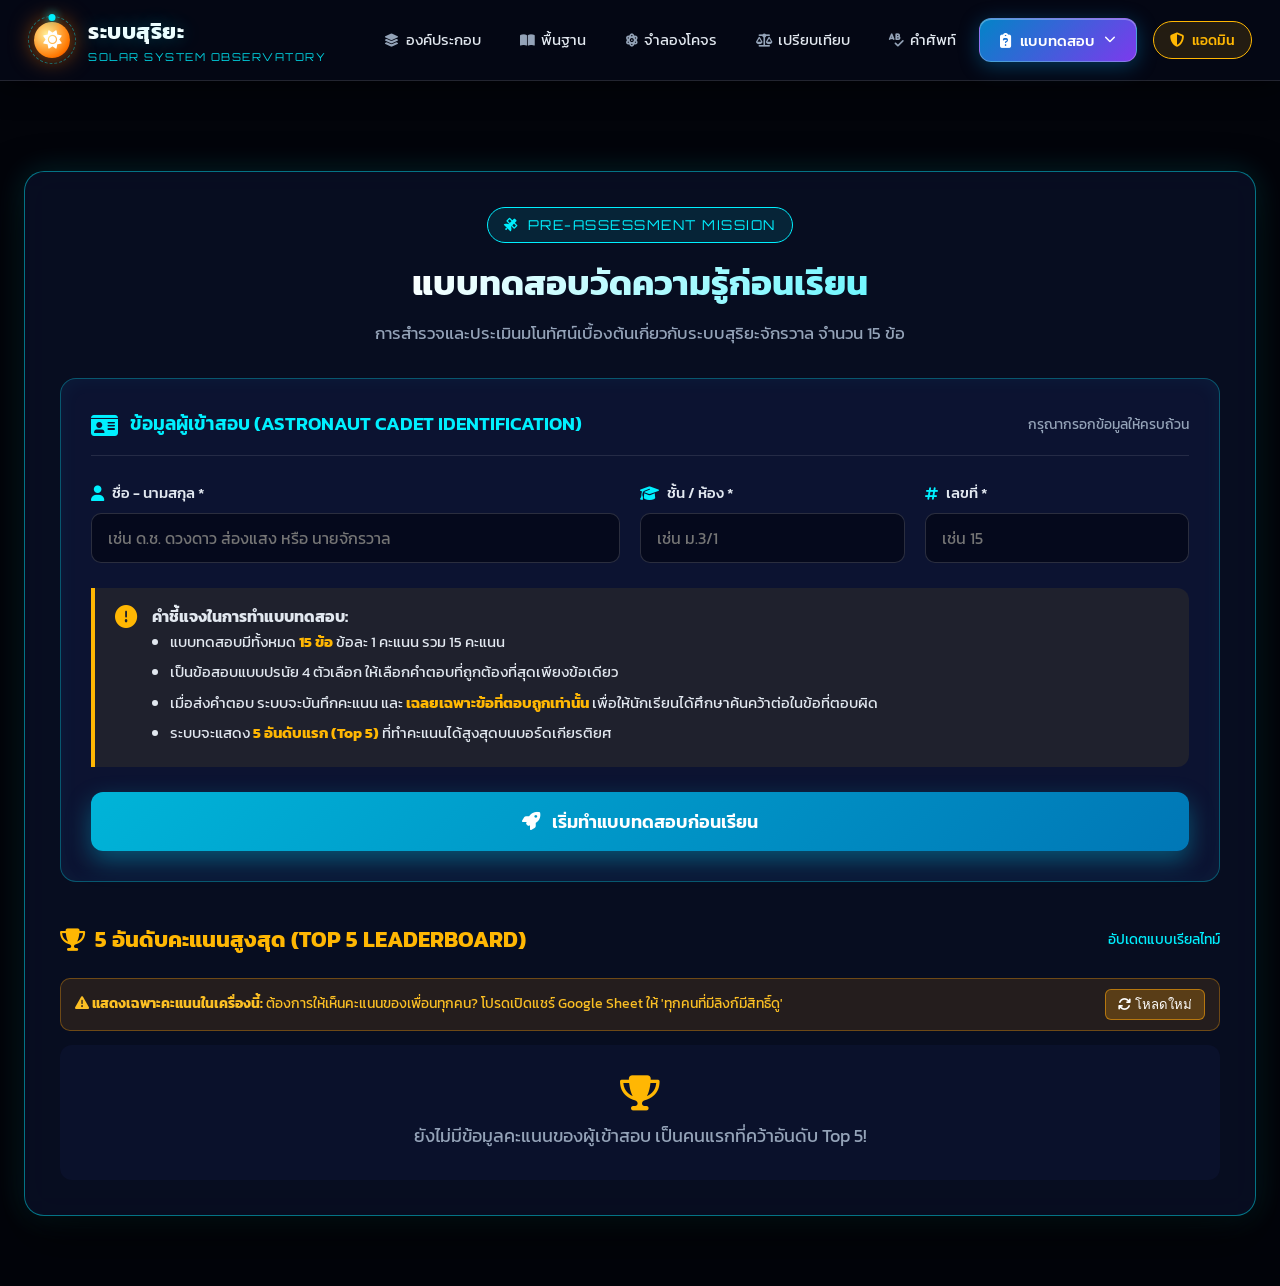
<file: 1.html>
﻿<!DOCTYPE html>
<html lang="th">
<head>
  <meta charset="UTF-8">
  <meta name="viewport" content="width=device-width, initial-scale=1.0, viewport-fit=cover">
  <title>แบบทดสอบก่อนเรียน - ห้องเรียนระบบสุริยะ</title>
  <!-- Google Fonts: Kanit & Orbitron -->
  <link rel="preconnect" href="https://fonts.googleapis.com">
  <link rel="preconnect" href="https://fonts.gstatic.com" crossorigin>
  <link href="https://fonts.googleapis.com/css2?family=Kanit:ital,wght@0,200;0,300;0,400;0,500;0,600;0,700;1,300;1,400&family=Orbitron:wght@500;700;900&display=swap" rel="stylesheet">
  <!-- Font Awesome Icons -->
  <link rel="stylesheet" href="https://cdnjs.cloudflare.com/ajax/libs/font-awesome/6.5.1/css/all.min.css">
  <!-- Custom Stylesheet -->
  <link rel="stylesheet" href="style.css?v=20">
  <style>
    /* สไตล์เฉพาะสำหรับหน้าแบบทดสอบก่อนเรียน (1.html) */
    .quiz-page-container {
      width: 100%;
      max-width: 100%;
      margin: 90px auto 40px;
      padding: 0 24px;
      position: relative;
      z-index: 10;
      box-sizing: border-box;
    }

    .glass-panel {
      background: rgba(10, 16, 40, 0.75);
      backdrop-filter: blur(16px);
      -webkit-backdrop-filter: blur(16px);
      border: 1px solid var(--glass-border-cyan);
      border-radius: 20px;
      padding: 35px;
      box-shadow: 0 20px 50px rgba(0, 0, 0, 0.6), 0 0 30px rgba(0, 240, 255, 0.15);
      margin-bottom: 30px;
      transition: all 0.3s ease;
      min-height: calc(100vh - 150px);
      width: 100%;
      box-sizing: border-box;
    }

    /* Header ของแบบทดสอบ */
    .quiz-hero-header {
      text-align: center;
      margin-bottom: 30px;
    }

    .quiz-tag {
      display: inline-flex;
      align-items: center;
      gap: 8px;
      padding: 6px 16px;
      background: rgba(0, 240, 255, 0.1);
      border: 1px solid var(--neon-cyan);
      border-radius: 50px;
      color: var(--neon-cyan);
      font-size: 0.85rem;
      font-family: var(--font-hud);
      letter-spacing: 1.5px;
      text-transform: uppercase;
      margin-bottom: 12px;
    }

    .quiz-main-title {
      font-size: 2.2rem;
      font-weight: 700;
      background: linear-gradient(135deg, #ffffff 30%, var(--neon-cyan) 100%);
      -webkit-background-clip: text;
      -webkit-text-fill-color: transparent;
      margin-bottom: 10px;
    }

    .quiz-sub-desc {
      color: var(--text-muted);
      font-size: 1.05rem;
      max-width: 900px;
      margin: 0 auto;
    }

    /* ฟอร์มลงทะเบียนข้อมูลผู้ใช้ */
    .user-register-card {
      background: rgba(14, 22, 54, 0.85);
      border: 1px solid rgba(0, 240, 255, 0.3);
      border-radius: 16px;
      padding: 30px;
      margin: 25px 0;
      box-shadow: inset 0 0 20px rgba(0, 240, 255, 0.05);
      width: 100%;
      box-sizing: border-box;
    }

    .id-badge-header {
      display: flex;
      align-items: center;
      justify-content: space-between;
      border-bottom: 1px solid rgba(255, 255, 255, 0.1);
      padding-bottom: 15px;
      margin-bottom: 25px;
    }

    .id-badge-title {
      display: flex;
      align-items: center;
      gap: 12px;
      font-size: 1.2rem;
      font-weight: 600;
      color: var(--neon-cyan);
    }

    .id-badge-title i {
      font-size: 1.5rem;
    }

    .form-grid {
      display: grid;
      grid-template-columns: 2fr 1fr 1fr;
      gap: 20px;
    }

    @media (max-width: 768px) {
      .form-grid {
        grid-template-columns: 1fr;
      }
    }

    .form-group {
      display: flex;
      flex-direction: column;
      gap: 8px;
    }

    .form-group label {
      font-size: 0.95rem;
      font-weight: 500;
      color: var(--text-bright);
      display: flex;
      align-items: center;
      gap: 8px;
    }

    .form-group label i {
      color: var(--neon-cyan);
    }

    .form-control {
      background: rgba(4, 8, 24, 0.8);
      border: 1px solid rgba(255, 255, 255, 0.15);
      border-radius: 10px;
      padding: 12px 16px;
      color: #fff;
      font-family: var(--font-main);
      font-size: 1rem;
      outline: none;
      transition: all 0.25s ease;
    }

    .form-control:focus {
      border-color: var(--neon-cyan);
      box-shadow: 0 0 15px rgba(0, 240, 255, 0.35);
      background: rgba(6, 12, 35, 0.95);
    }

    /* คำชี้แจงกฎกติกา */
    .rules-box {
      background: rgba(255, 183, 3, 0.08);
      border-left: 4px solid var(--neon-gold);
      padding: 16px 20px;
      border-radius: 0 12px 12px 0;
      margin: 25px 0;
      display: flex;
      gap: 15px;
      align-items: flex-start;
    }

    .rules-box i {
      color: var(--neon-gold);
      font-size: 1.4rem;
      margin-top: 2px;
    }

    .rules-box ul {
      margin: 0;
      padding-left: 18px;
      color: var(--text-bright);
      font-size: 0.95rem;
    }

    .rules-box li {
      margin-bottom: 6px;
    }

    .rules-box li strong {
      color: var(--neon-gold);
    }

    /* ปุ่ม Action */
    .btn-cosmic-primary {
      display: inline-flex;
      align-items: center;
      justify-content: center;
      gap: 12px;
      width: 100%;
      padding: 16px 30px;
      background: linear-gradient(135deg, #00b4d8 0%, #0077b6 100%);
      color: #fff;
      border: none;
      border-radius: 12px;
      font-family: var(--font-main);
      font-size: 1.15rem;
      font-weight: 600;
      cursor: pointer;
      box-shadow: 0 10px 25px rgba(0, 180, 216, 0.4);
      transition: all 0.3s ease;
      text-decoration: none;
    }

    .btn-cosmic-primary:hover {
      background: linear-gradient(135deg, #00f0ff 0%, #0096c7 100%);
      transform: translateY(-2px);
      box-shadow: 0 15px 35px rgba(0, 240, 255, 0.5);
      color: #02040a;
    }

    /* กล่องข้อสอบ */
    .quiz-progress-hud {
      display: flex;
      justify-content: space-between;
      align-items: center;
      background: rgba(5, 9, 28, 0.8);
      border: 1px solid var(--glass-border);
      border-radius: 12px;
      padding: 14px 20px;
      margin-bottom: 25px;
    }

    .hud-student-info {
      display: flex;
      align-items: center;
      gap: 10px;
      font-size: 0.95rem;
      color: var(--text-bright);
    }

    .hud-student-badge {
      background: rgba(0, 240, 255, 0.15);
      color: var(--neon-cyan);
      padding: 4px 10px;
      border-radius: 6px;
      font-weight: 600;
      font-family: var(--font-hud);
      font-size: 0.85rem;
    }

    .hud-progress-info {
      font-family: var(--font-hud);
      color: var(--neon-gold);
      font-weight: 600;
    }

    .question-card {
      background: rgba(14, 22, 54, 0.85);
      border: 1px solid rgba(255, 255, 255, 0.08);
      border-radius: 16px;
      padding: 24px;
      margin-bottom: 24px;
      transition: all 0.25s ease;
      position: relative;
      overflow: hidden;
    }

    .question-card.answered {
      border-color: rgba(0, 240, 255, 0.4);
      box-shadow: 0 0 15px rgba(0, 240, 255, 0.1);
    }

    .question-card::before {
      content: '';
      position: absolute;
      left: 0;
      top: 0;
      bottom: 0;
      width: 4px;
      background: rgba(255, 255, 255, 0.1);
      transition: all 0.25s ease;
    }

    .question-card.answered::before {
      background: var(--neon-cyan);
      box-shadow: 0 0 10px var(--neon-cyan);
    }

    .q-number-title {
      font-size: 1.15rem;
      font-weight: 600;
      color: #fff;
      margin-bottom: 18px;
      line-height: 1.5;
      display: flex;
      gap: 12px;
    }

    .q-index-badge {
      background: rgba(0, 240, 255, 0.15);
      border: 1px solid var(--neon-cyan);
      color: var(--neon-cyan);
      font-family: var(--font-hud);
      font-size: 0.85rem;
      padding: 2px 10px;
      border-radius: 6px;
      height: fit-content;
      white-space: nowrap;
    }

    .options-grid {
      display: grid;
      grid-template-columns: 1fr;
      gap: 12px;
    }

    .option-label {
      display: flex;
      align-items: center;
      gap: 14px;
      background: rgba(4, 8, 24, 0.6);
      border: 1px solid rgba(255, 255, 255, 0.1);
      border-radius: 12px;
      padding: 14px 18px;
      cursor: pointer;
      transition: all 0.2s ease;
      -webkit-touch-callout: none;
      touch-action: manipulation;
      -webkit-tap-highlight-color: rgba(0, 240, 255, 0.2);
      position: relative;
    }

    /* ป้องกัน iOS WebKit บั๊กล็อคการกด Label ที่มี user-select: none */
    @supports (-webkit-touch-callout: none) {
      .option-label {
        -webkit-user-select: auto !important;
      }
    }

    .option-label:hover {
      background: rgba(0, 240, 255, 0.08);
      border-color: rgba(0, 240, 255, 0.4);
      transform: translateX(4px);
    }

    .option-label:active {
      transform: scale(0.98);
      background: rgba(0, 240, 255, 0.18);
    }

    .option-label input[type="radio"] {
      appearance: none;
      -webkit-appearance: none;
      width: 24px;
      height: 24px;
      border: 2px solid rgba(255, 255, 255, 0.35);
      border-radius: 50%;
      outline: none;
      cursor: pointer;
      position: relative;
      transition: all 0.2s ease;
      flex-shrink: 0;
      background-color: rgba(4, 8, 24, 0.85);
      -webkit-tap-highlight-color: transparent;
    }

    .option-label input[type="radio"]:checked,
    .option-label.selected input[type="radio"] {
      border-color: var(--neon-cyan) !important;
      background-color: var(--neon-cyan) !important;
      box-shadow: inset 0 0 0 5px #040818, 0 0 14px var(--neon-cyan) !important;
    }

    .option-label.selected {
      background: rgba(0, 240, 255, 0.18) !important;
      border-color: var(--neon-cyan) !important;
      box-shadow: 0 0 16px rgba(0, 240, 255, 0.3) !important;
    }

    .option-text {
      color: var(--text-bright);
      font-size: 0.98rem;
      pointer-events: none;
      user-select: none;
      -webkit-user-select: none;
    }

    /* ผลลัพธ์คะแนน (Result Screen) */
    .score-banner-card {
      text-align: center;
      background: radial-gradient(circle at center, rgba(0, 240, 255, 0.15) 0%, rgba(10, 16, 40, 0.8) 70%);
      border: 1px solid var(--neon-cyan);
      border-radius: 20px;
      padding: 40px 20px;
      margin-bottom: 30px;
      box-shadow: 0 0 40px rgba(0, 240, 255, 0.2);
    }

    .score-circle {
      width: 150px;
      height: 150px;
      border-radius: 50%;
      border: 4px solid var(--neon-cyan);
      box-shadow: 0 0 30px rgba(0, 240, 255, 0.5), inset 0 0 20px rgba(0, 240, 255, 0.3);
      display: flex;
      flex-direction: column;
      align-items: center;
      justify-content: center;
      margin: 0 auto 20px;
      background: rgba(2, 4, 10, 0.6);
    }

    .score-number {
      font-family: var(--font-hud);
      font-size: 3.2rem;
      font-weight: 900;
      color: #fff;
      line-height: 1;
      text-shadow: 0 0 15px var(--neon-cyan);
    }

    .score-total {
      font-family: var(--font-hud);
      font-size: 1rem;
      color: var(--neon-cyan);
    }

    .student-result-details {
      display: flex;
      justify-content: center;
      gap: 20px;
      margin: 15px 0;
      flex-wrap: wrap;
    }

    .student-result-pill {
      background: rgba(255, 255, 255, 0.08);
      padding: 6px 16px;
      border-radius: 20px;
      font-size: 0.95rem;
      color: var(--text-bright);
    }

    /* การ์ดเฉลยแบบมีเงื่อนไข (Conditional Feedback Cards) */
    .feedback-card {
      border-radius: 14px;
      padding: 20px;
      margin-bottom: 20px;
      border: 1px solid transparent;
      transition: all 0.2s ease;
    }

    /* ข้อที่ตอบถูกต้อง */
    .feedback-card.correct {
      background: rgba(16, 185, 129, 0.08);
      border-color: rgba(16, 185, 129, 0.4);
      box-shadow: 0 5px 20px rgba(16, 185, 129, 0.1);
    }

    .feedback-header-correct {
      display: flex;
      align-items: center;
      gap: 10px;
      color: #34d399;
      font-weight: 600;
      font-size: 1.05rem;
      margin-bottom: 12px;
    }

    .feedback-explanation {
      background: rgba(4, 8, 24, 0.6);
      border-left: 3px solid #34d399;
      padding: 12px 16px;
      border-radius: 0 8px 8px 0;
      margin-top: 10px;
      font-size: 0.95rem;
      color: var(--text-bright);
    }

    .feedback-explanation strong {
      color: #34d399;
    }

    /* ข้อที่ตอบผิด: ซ่อนเฉลยตามที่สั่ง */
    .feedback-card.incorrect {
      background: rgba(239, 68, 68, 0.06);
      border-color: rgba(239, 68, 68, 0.3);
    }

    .feedback-header-incorrect {
      display: flex;
      align-items: center;
      gap: 10px;
      color: #f87171;
      font-weight: 600;
      font-size: 1.05rem;
      margin-bottom: 10px;
    }

    .hidden-answer-notice {
      background: rgba(4, 8, 24, 0.6);
      border-left: 3px solid #f87171;
      padding: 12px 16px;
      border-radius: 0 8px 8px 0;
      margin-top: 10px;
      font-size: 0.9rem;
      color: var(--text-muted);
      display: flex;
      align-items: center;
      gap: 8px;
    }

    /* ตาราง Top 5 Leaderboard */
    .leaderboard-section {
      margin-top: 40px;
    }

    .leaderboard-title {
      display: flex;
      align-items: center;
      justify-content: space-between;
      margin-bottom: 20px;
    }

    .leaderboard-title h3 {
      font-size: 1.4rem;
      font-weight: 700;
      color: var(--neon-gold);
      display: flex;
      align-items: center;
      gap: 10px;
    }

    .top5-table {
      width: 100%;
      border-collapse: separate;
      border-spacing: 0 8px;
    }

    .top5-table th {
      padding: 12px 18px;
      text-align: left;
      font-family: var(--font-hud);
      font-size: 1.05rem;
      color: var(--text-muted);
      letter-spacing: 1px;
      text-transform: uppercase;
      border-bottom: 1px solid rgba(255, 255, 255, 0.1);
    }

    .top5-row {
      background: rgba(14, 22, 54, 0.7);
      border: 1px solid rgba(255, 255, 255, 0.08);
      border-radius: 12px;
      transition: all 0.2s ease;
    }

    .top5-row:hover {
      background: rgba(20, 32, 75, 0.9);
      transform: translateY(-2px);
      box-shadow: 0 5px 15px rgba(0, 0, 0, 0.3);
    }

    .top5-row td {
      padding: 16px 18px;
      color: var(--text-bright);
      font-size: 1.15rem;
    }

    .top5-row td:first-child {
      border-top-left-radius: 12px;
      border-bottom-left-radius: 12px;
    }

    .top5-row td:last-child {
      border-top-right-radius: 12px;
      border-bottom-right-radius: 12px;
    }

    .rank-badge {
      display: inline-flex;
      align-items: center;
      justify-content: center;
      width: 38px;
      height: 38px;
      border-radius: 50%;
      font-family: var(--font-hud);
      font-weight: 700;
      font-size: 1.15rem;
    }

    .rank-1 { background: linear-gradient(135deg, #ffd700, #b8860b); color: #000; box-shadow: 0 0 12px rgba(255, 215, 0, 0.6); }
    .rank-2 { background: linear-gradient(135deg, #e0e0e0, #9e9e9e); color: #000; box-shadow: 0 0 10px rgba(224, 224, 224, 0.5); }
    .rank-3 { background: linear-gradient(135deg, #cd7f32, #8b4513); color: #fff; box-shadow: 0 0 10px rgba(205, 127, 50, 0.5); }
    .rank-other { background: rgba(255, 255, 255, 0.1); color: var(--text-muted); }

    .score-badge-pill {
      font-family: var(--font-hud);
      font-weight: 700;
      font-size: 1.1rem;
      color: var(--neon-cyan);
      background: rgba(0, 240, 255, 0.1);
      padding: 6px 16px;
      border-radius: 20px;
      border: 1px solid rgba(0, 240, 255, 0.3);
      display: inline-block;
      white-space: nowrap;
    }

    /* แผงควบคุมแอดมิน (Admin Portal Modal) */
    .admin-modal-overlay {
      position: fixed;
      top: 0;
      left: 0;
      width: 100vw;
      height: 100vh;
      background: rgba(2, 4, 10, 0.85);
      backdrop-filter: blur(12px);
      z-index: 1000;
      display: flex;
      align-items: center;
      justify-content: center;
      padding: 20px;
      opacity: 0;
      visibility: hidden;
      transition: all 0.3s ease;
    }

    .admin-modal-overlay.active {
      opacity: 1;
      visibility: visible;
    }

    .admin-modal-box {
      background: #0a112c;
      border: 1px solid var(--neon-cyan);
      border-radius: 20px;
      width: 100%;
      max-width: 950px;
      max-height: 90vh;
      display: flex;
      flex-direction: column;
      box-shadow: 0 20px 60px rgba(0, 0, 0, 0.8), 0 0 40px rgba(0, 240, 255, 0.25);
      overflow: hidden;
    }

    .admin-modal-header {
      padding: 20px 25px;
      border-bottom: 1px solid rgba(255, 255, 255, 0.1);
      display: flex;
      justify-content: space-between;
      align-items: center;
      background: rgba(14, 24, 60, 0.8);
    }

    .admin-modal-header h3 {
      font-size: 1.3rem;
      color: var(--neon-cyan);
      display: flex;
      align-items: center;
      gap: 10px;
    }

    .admin-modal-close {
      background: none;
      border: none;
      color: var(--text-muted);
      font-size: 1.5rem;
      cursor: pointer;
      transition: color 0.2s;
    }

    .admin-modal-close:hover {
      color: var(--neon-mars);
    }

    .admin-modal-body {
      padding: 25px;
      overflow-y: auto;
      flex: 1;
    }

    /* หน้าต่าง Login ของ Admin */
    .admin-login-box {
      max-width: 400px;
      margin: 40px auto;
      text-align: center;
    }

    .admin-login-box i.lock-icon {
      font-size: 3rem;
      color: var(--neon-gold);
      margin-bottom: 20px;
    }

    /* แดชบอร์ดข้อมูลคะแนนทั้งหมดสำหรับ Admin */
    .admin-stats-row {
      display: grid;
      grid-template-columns: repeat(auto-fit, minmax(180px, 1fr));
      gap: 15px;
      margin-bottom: 25px;
    }

    .stat-mini-card {
      background: rgba(16, 26, 65, 0.7);
      border: 1px solid rgba(255, 255, 255, 0.08);
      border-radius: 12px;
      padding: 16px;
      text-align: center;
    }

    .stat-mini-card .val {
      font-family: var(--font-hud);
      font-size: 1.8rem;
      font-weight: 700;
      color: var(--neon-cyan);
      margin-top: 5px;
    }

    .stat-mini-card .label {
      font-size: 0.85rem;
      color: var(--text-muted);
    }

    .admin-controls-bar {
      display: flex;
      justify-content: space-between;
      align-items: center;
      gap: 15px;
      margin-bottom: 20px;
      flex-wrap: wrap;
    }

    .admin-search-input {
      background: rgba(4, 8, 24, 0.8);
      border: 1px solid rgba(255, 255, 255, 0.15);
      border-radius: 8px;
      padding: 10px 14px;
      color: #fff;
      font-family: var(--font-main);
      width: 250px;
      outline: none;
    }

    .admin-search-input:focus {
      border-color: var(--neon-cyan);
    }

    .btn-admin-action {
      display: inline-flex;
      align-items: center;
      gap: 8px;
      padding: 9px 16px;
      border-radius: 8px;
      border: none;
      cursor: pointer;
      font-family: var(--font-main);
      font-size: 0.9rem;
      font-weight: 500;
      transition: all 0.2s;
    }

    .btn-export-csv {
      background: #10b981;
      color: #fff;
    }

    .btn-export-csv:hover {
      background: #059669;
    }

    .btn-danger-clear {
      background: rgba(239, 68, 68, 0.2);
      border: 1px solid #ef4444;
      color: #fca5a5;
    }

    .btn-danger-clear:hover {
      background: #ef4444;
      color: #fff;
    }

    .admin-table {
      width: 100%;
      border-collapse: collapse;
    }

    .admin-table th, .admin-table td {
      padding: 12px 14px;
      border-bottom: 1px solid rgba(255, 255, 255, 0.08);
      font-size: 0.92rem;
      text-align: left;
    }

    .admin-table th {
      background: rgba(14, 24, 60, 0.9);
      color: var(--neon-cyan);
      font-family: var(--font-hud);
      font-size: 0.82rem;
    }

    .admin-nav-btn {
      display: inline-flex;
      align-items: center;
      gap: 8px;
      background: rgba(255, 183, 3, 0.12);
      border: 1px solid var(--neon-gold);
      color: var(--neon-gold);
      padding: 7px 16px;
      border-radius: 30px;
      font-size: 0.9rem;
      cursor: pointer;
      font-family: var(--font-main);
      transition: all 0.2s ease;
      margin-left: 10px;
    }

    .admin-nav-btn:hover {
      background: var(--neon-gold);
      color: #02040a;
      box-shadow: 0 0 15px rgba(255, 183, 3, 0.4);
    }

    /* Mobile & Tablet Responsiveness for 1.html */
    @media (max-width: 768px) {
      .quiz-page-container {
        padding: 0 max(12px, env(safe-area-inset-left, 0px)) calc(30px + env(safe-area-inset-bottom, 0px)) max(12px, env(safe-area-inset-right, 0px));
        margin-top: calc(75px + env(safe-area-inset-top, 0px));
        width: 100%;
        max-width: 100%;
        box-sizing: border-box;
      }
      .glass-panel {
        padding: 20px 12px;
        border-radius: 18px;
        margin-bottom: 20px;
        min-height: auto;
      }
      .quiz-main-title {
        font-size: clamp(1.5rem, 5vw, 2rem);
      }
      .user-register-card {
        padding: 18px 12px;
      }
      .quiz-progress-hud {
        padding: 12px 14px;
        flex-wrap: wrap;
        gap: 10px;
        position: sticky;
        top: calc(env(safe-area-inset-top, 0px) + 54px);
        z-index: 50;
        backdrop-filter: blur(16px);
        -webkit-backdrop-filter: blur(16px);
        background: rgba(5, 9, 28, 0.94);
        box-shadow: 0 4px 20px rgba(0, 0, 0, 0.5);
      }
      .question-card {
        padding: 16px 12px;
      }
      .option-label {
        padding: 12px 14px;
      }
      .score-banner-card {
        padding: 28px 14px;
      }
      .score-circle {
        width: 120px;
        height: 120px;
      }
      .score-number {
        font-size: 2.5rem;
      }
      .admin-modal-box {
        padding: 16px 10px;
        max-width: 96vw;
        max-height: 90vh;
      }
      .form-control, .admin-search-input {
        font-size: 16px !important;
        min-height: 44px;
      }
      .btn-cosmic-primary {
        min-height: 48px;
        touch-action: manipulation;
      }
      .leaderboard-table-responsive {
        width: 100%;
        overflow-x: auto;
        -webkit-overflow-scrolling: touch;
      }
    }
  </style>
</head>
<body>
  <!-- พื้นหลังอวกาศ 3 มิติ -->
  <canvas id="space-canvas"></canvas>

  <!-- แสงบรรยากาศอวกาศ -->
  <div class="cosmic-aura aura-1"></div>
  <div class="cosmic-aura aura-2"></div>
  <div class="cosmic-aura aura-3"></div>

  <!-- แถบนำทาง (Navbar) -->
  <header class="header">
    <nav class="navbar" id="navbar">
      <a href="index.html" class="brand">
        <div class="brand-orbit-ring">
          <div class="brand-planet-dot"></div>
          <div class="brand-icon">
            <i class="fa-solid fa-sun"></i>
          </div>
        </div>
        <div class="brand-text">
          <span class="brand-main">ระบบสุริยะ</span>
          <span class="brand-sub">SOLAR SYSTEM OBSERVATORY</span>
        </div>
      </a>

      <!-- ปุ่มเปิดปิดเมนูสำหรับมือถือ -->
      <button class="mobile-toggle" id="mobileToggle" aria-label="เมนู">
        <i class="fa-solid fa-bars"></i>
      </button>

      <!-- เมนูนำทาง -->
      <div class="nav-menu" id="navMenu">
        <ul class="nav-list">
          <li class="nav-item">
            <a href="index.html" class="nav-link">
              <i class="fa-solid fa-layer-group"></i> องค์ประกอบ
            </a>
          </li>
          <li class="nav-item">
            <a href="a.html" class="nav-link">
              <i class="fa-solid fa-book-open"></i> พื้นฐาน
            </a>
          </li>
          <li class="nav-item">
            <a href="b.html" class="nav-link">
              <i class="fa-solid fa-atom"></i> จำลองโคจร
            </a>
          </li>
          <li class="nav-item">
            <a href="c.html" class="nav-link">
              <i class="fa-solid fa-scale-balanced"></i> เปรียบเทียบ
            </a>
          </li>
          <li class="nav-item">
            <a href="d.html" class="nav-link">
              <i class="fa-solid fa-spell-check"></i> คำศัพท์
            </a>
          </li>
          <!-- ขวาสุด: เมนูดรอปดาวน์ แบบทดสอบ -->
          <li class="nav-item dropdown" id="quizDropdown">
            <button class="dropdown-trigger" id="dropdownTrigger" aria-expanded="false">
              <i class="fa-solid fa-clipboard-question"></i> แบบทดสอบ
              <i class="fa-solid fa-chevron-down arrow-icon"></i>
            </button>
            <ul class="dropdown-menu" id="dropdownMenu">
              <li>
                <a href="1.html" class="dropdown-item" data-quiz="pre">
                  <span class="drop-badge">01</span>
                  <span class="drop-text">ก่อนเรียน</span>
                  <i class="fa-solid fa-arrow-right drop-arrow"></i>
                </a>
              </li>
              <li>
                <a href="2.html" class="dropdown-item" data-quiz="post">
                  <span class="drop-badge">02</span>
                  <span class="drop-text">หลังเรียน</span>
                  <i class="fa-solid fa-arrow-right drop-arrow"></i>
                </a>
              </li>
              <li>
                <a href="3.html" class="dropdown-item" data-quiz="act1">
                  <span class="drop-badge">03</span>
                  <span class="drop-text">กิจกรรม 1</span>
                  <i class="fa-solid fa-arrow-right drop-arrow"></i>
                </a>
              </li>
              <li>
                <a href="4.html" class="dropdown-item" data-quiz="act2">
                  <span class="drop-badge">04</span>
                  <span class="drop-text">กิจกรรม 2</span>
                  <i class="fa-solid fa-arrow-right drop-arrow"></i>
                </a>
              </li>
              <li class="dropdown-divider" style="margin: 6px 0; border-top: 1px solid rgba(255, 255, 255, 0.12);"></li>
              <li>
                <a href="javascript:void(0)" class="dropdown-item admin-dropdown-item" onclick="openAdminModal();">
                  <span class="drop-badge" style="background: rgba(0, 240, 255, 0.2);"><i class="fa-solid fa-shield-halved"></i></span>
                  <span class="drop-text" style="font-weight: 600; color: var(--neon-cyan);">ศูนย์แอดมิน (คะแนน 1-4)</span>
                  <i class="fa-solid fa-lock drop-arrow"></i>
                </a>
              </li>
            </ul>
          </li>
          <!-- ปุ่มศูนย์แอดมิน -->
          <li class="nav-item admin-nav-item">
            <button class="admin-nav-btn" id="openAdminNavBtn" onclick="openAdminModal();" title="ศูนย์ควบคุมแอดมิน / ดูคะแนน 1, 2, 3, 4 (Alt+A)">
              <i class="fa-solid fa-shield-halved"></i>
              <span>แอดมิน</span>
            </button>
          </li>
        </ul>
      </div>
    </nav>
  </header>

  <!-- เนื้อหาหลักของแบบทดสอบก่อนเรียน -->
  <main class="quiz-page-container">

    <!-- ส่วนที่ 1: ลงทะเบียนข้อมูลนักเรียน (แสดงเป็นขั้นตอนแรก) -->
    <section id="stepRegister" class="glass-panel">
      <div class="quiz-hero-header">
        <div class="quiz-tag">
          <i class="fa-solid fa-satellite"></i> PRE-ASSESSMENT MISSION
        </div>
        <h1 class="quiz-main-title">แบบทดสอบวัดความรู้ก่อนเรียน</h1>
        <p class="quiz-sub-desc">
          การสำรวจและประเมินมโนทัศน์เบื้องต้นเกี่ยวกับระบบสุริยะจักรวาล จำนวน 15 ข้อ
        </p>
      </div>

      <!-- บัตรข้อมูลนักเรียน -->
      <div class="user-register-card">
        <div class="id-badge-header">
          <div class="id-badge-title">
            <i class="fa-solid fa-id-card"></i>
            <span>ข้อมูลผู้เข้าสอบ (ASTRONAUT CADET IDENTIFICATION)</span>
          </div>
          <span style="font-size: 0.85rem; color: var(--text-muted);">กรุณากรอกข้อมูลให้ครบถ้วน</span>
        </div>

        <form id="studentRegisterForm">
          <div class="form-grid">
            <div class="form-group">
              <label for="studentName"><i class="fa-solid fa-user"></i> ชื่อ - นามสกุล *</label>
              <input type="text" id="studentName" class="form-control" placeholder="เช่น ด.ช. ดวงดาว ส่องแสง หรือ นายจักรวาล" required autocomplete="name">
            </div>
            <div class="form-group">
              <label for="studentGrade"><i class="fa-solid fa-graduation-cap"></i> ชั้น / ห้อง *</label>
              <input type="text" id="studentGrade" class="form-control" placeholder="เช่น ม.3/1" required>
            </div>
            <div class="form-group">
              <label for="studentNo"><i class="fa-solid fa-hashtag"></i> เลขที่ *</label>
              <input type="number" id="studentNo" class="form-control" placeholder="เช่น 15" min="1" max="99" required>
            </div>
          </div>

          <div class="rules-box">
            <i class="fa-solid fa-circle-exclamation"></i>
            <div>
              <strong>คำชี้แจงในการทำแบบทดสอบ:</strong>
              <ul>
                <li>แบบทดสอบมีทั้งหมด <strong>15 ข้อ</strong> ข้อละ 1 คะแนน รวม 15 คะแนน</li>
                <li>เป็นข้อสอบแบบปรนัย 4 ตัวเลือก ให้เลือกคำตอบที่ถูกต้องที่สุดเพียงข้อเดียว</li>
                <li>เมื่อส่งคำตอบ ระบบจะบันทึกคะแนน และ <strong>เฉลยเฉพาะข้อที่ตอบถูกเท่านั้น</strong> เพื่อให้นักเรียนได้ศึกษาค้นคว้าต่อในข้อที่ตอบผิด</li>
                <li>ระบบจะแสดง <strong>5 อันดับแรก (Top 5)</strong> ที่ทำคะแนนได้สูงสุดบนบอร์ดเกียรติยศ</li>
              </ul>
            </div>
          </div>

          <button type="submit" class="btn-cosmic-primary" id="startQuizBtn">
            <i class="fa-solid fa-rocket"></i> เริ่มทำแบบทดสอบก่อนเรียน
          </button>
        </form>
      </div>

      <!-- ตาราง 5 อันดับแรกปัจจุบันบนหน้าแรก -->
      <div class="leaderboard-section">
        <div class="leaderboard-title">
          <h3><i class="fa-solid fa-trophy"></i> 5 อันดับคะแนนสูงสุด (TOP 5 LEADERBOARD)</h3>
          <span style="font-size: 0.85rem; color: var(--neon-cyan);">อัปเดตแบบเรียลไทม์</span>
        </div>
        <div id="top5TableContainerFront">
          <!-- ตาราง Top 5 โหลดด้วย JS -->
        </div>
      </div>
    </section>

    <!-- ส่วนที่ 2: หน้าต่างทำข้อสอบ 15 ข้อ (ซ่อนอยู่จนกว่าจะกรอกข้อมูล) -->
    <section id="stepQuiz" class="glass-panel" style="display: none;">
      <!-- แถบข้อมูลผู้สอบ & ความคืบหน้า -->
      <div class="quiz-progress-hud">
        <div class="hud-student-info">
          <i class="fa-solid fa-user-astronaut" style="color: var(--neon-cyan);"></i>
          <span id="hudStudentDisplay">ผู้เข้าสอบ: -</span>
          <span class="hud-student-badge" id="hudClassDisplay">ม.-/-</span>
        </div>
        <div class="hud-progress-info" id="hudProgressText">
          ตอบแล้ว: 0 / 15 ข้อ
        </div>
      </div>

      <!-- ฟอร์มข้อสอบ 15 ข้อ -->
      <form id="quizForm">
        <div id="quizQuestionsWrapper">
          <!-- คำถาม 15 ข้อจะถูก Render ด้วย JavaScript -->
        </div>

        <div style="margin-top: 30px; text-align: center;">
          <button type="submit" class="btn-cosmic-primary" id="submitAnswersBtn">
            <i class="fa-solid fa-paper-plane"></i> ส่งคำตอบและตรวจคะแนน
          </button>
        </div>
      </form>
    </section>

    <!-- ส่วนที่ 3: สรุปคะแนน & เฉลยเฉพาะข้อที่ทำถูก (Results Screen) -->
    <section id="stepResult" class="glass-panel" style="display: none;">
      <div class="quiz-hero-header">
        <div class="quiz-tag" style="border-color: var(--neon-emerald); color: var(--neon-emerald); background: rgba(16, 185, 129, 0.1);">
          <i class="fa-solid fa-flag-checkered"></i> MISSION COMPLETED
        </div>
        <h1 class="quiz-main-title">ผลการทดสอบก่อนเรียน</h1>
        <p class="quiz-sub-desc">
          คะแนนและเฉลยเฉพาะข้อที่คุณตอบถูกต้องตามเงื่อนไขของภารกิจ
        </p>
      </div>

      <!-- การ์ดแสดงคะแนน -->
      <div class="score-banner-card">
        <div class="score-circle">
          <span class="score-number" id="resultScoreNum">0</span>
          <span class="score-total">จาก 15 คะแนน</span>
        </div>

        <h2 id="resultEvaluation" style="font-size: 1.5rem; margin-bottom: 10px; color: #fff;">-</h2>
        <p id="resultFeedbackMsg" style="color: var(--text-muted); max-width: 500px; margin: 0 auto 15px;">-</p>

        <div class="student-result-details">
          <span class="student-result-pill"><i class="fa-solid fa-user"></i> <strong id="resName">-</strong></span>
          <span class="student-result-pill"><i class="fa-solid fa-graduation-cap"></i> ชั้น: <strong id="resGrade">-</strong></span>
          <span class="student-result-pill"><i class="fa-solid fa-hashtag"></i> เลขที่: <strong id="resNo">-</strong></span>
          <span class="student-result-pill"><i class="fa-solid fa-clock"></i> บันทึกเมื่อ: <strong id="resTime">-</strong></span>
        </div>

        <!-- แถบแสดงสถานะเชื่อมต่อ Google Sheet -->
        <div style="margin-top: 20px; text-align: center;">
          <div id="sheetSyncStatus" style="display: inline-flex; align-items: center; gap: 8px; padding: 8px 22px; border-radius: 30px; background: rgba(5, 9, 28, 0.85); border: 1px solid rgba(0, 240, 255, 0.35); font-size: 0.92rem; color: var(--text-bright); box-shadow: 0 4px 15px rgba(0,0,0,0.3); transition: all 0.3s ease;">
            <i class="fa-solid fa-cloud-arrow-up" style="color: var(--neon-cyan);"></i>
            <span>พร้อมบันทึกคะแนนเข้าสู่ระบบ Google Sheet</span>
          </div>
        </div>
      </div>

      <!-- ส่วนเฉลยเฉพาะข้อที่ตอบถูกต้องเท่านั้น -->
      <div style="margin: 35px 0;">
        <h3 style="font-size: 1.3rem; margin-bottom: 20px; display: flex; align-items: center; gap: 10px; color: var(--neon-cyan);">
          <i class="fa-solid fa-square-check"></i> ตรวจสอบผลรายข้อ (เฉลยเฉพาะข้อที่ทำถูกเท่านั้น)
        </h3>
        <div id="resultsBreakdownContainer">
          <!-- ข้อสอบพร้อมเฉลยเฉพาะข้อที่ถูกจะใส่ที่นี่ -->
        </div>
      </div>

      <!-- ตาราง 5 อันดับแรกหลังสอบเสร็จ -->
      <div class="leaderboard-section">
        <div class="leaderboard-title">
          <h3><i class="fa-solid fa-trophy"></i> 5 อันดับคะแนนสูงสุด (TOP 5 LEADERBOARD)</h3>
          <span style="font-size: 0.85rem; color: var(--neon-gold);">จัดอันดับคะแนนสูงสุด</span>
        </div>
        <div id="top5TableContainerResult">
          <!-- ตาราง Top 5 โหลดด้วย JS -->
        </div>
      </div>

      <!-- แผงปุ่มเชื่อมต่อไปยังทุกหน้าในระบบ -->
      <div style="margin-top: 40px; padding: 25px; background: rgba(5, 9, 28, 0.7); border: 1px solid var(--glass-border-cyan); border-radius: 16px;">
        <h4 style="text-align: center; font-size: 1.15rem; color: var(--neon-cyan); margin-bottom: 20px;">
          <i class="fa-solid fa-map-location-dot"></i> สำรวจเนื้อหาห้องเรียนระบบสุริยะต่อไป
        </h4>
        <div style="display: flex; gap: 12px; justify-content: center; flex-wrap: wrap;">
          <a href="index.html" class="btn-cosmic-primary" style="width: auto; padding: 12px 22px; font-size: 0.95rem; background: rgba(255, 255, 255, 0.08); border: 1px solid rgba(255, 255, 255, 0.2);">
            <i class="fa-solid fa-layer-group"></i> 1. องค์ประกอบ (หน้าหลัก)
          </a>
          <a href="a.html" class="btn-cosmic-primary" style="width: auto; padding: 12px 22px; font-size: 0.95rem;">
            <i class="fa-solid fa-book-open"></i> 2. บทเรียนพื้นฐาน
          </a>
          <a href="b.html" class="btn-cosmic-primary" style="width: auto; padding: 12px 22px; font-size: 0.95rem; background: rgba(168, 85, 247, 0.2); border: 1px solid var(--neon-purple); color: #fff;">
            <i class="fa-solid fa-atom"></i> 3. จำลองโคจร 3D
          </a>
          <a href="c.html" class="btn-cosmic-primary" style="width: auto; padding: 12px 22px; font-size: 0.95rem; background: rgba(255, 183, 3, 0.15); border: 1px solid var(--neon-gold); color: #fff;">
            <i class="fa-solid fa-scale-balanced"></i> 4. เปรียบเทียบดาว
          </a>
          <a href="d.html" class="btn-cosmic-primary" style="width: auto; padding: 12px 22px; font-size: 0.95rem; background: rgba(16, 185, 129, 0.15); border: 1px solid var(--neon-emerald); color: #fff;">
            <i class="fa-solid fa-spell-check"></i> 5. คำศัพท์ดาราศาสตร์
          </a>
          <a href="3.html" class="btn-cosmic-primary" style="width: auto; padding: 12px 22px; font-size: 0.95rem; background: rgba(255, 183, 3, 0.2); border: 1px solid var(--neon-gold); color: #fff;">
            <i class="fa-solid fa-rocket"></i> กิจกรรม 1 (เรียงดาว)
          </a>
          <a href="4.html" class="btn-cosmic-primary" style="width: auto; padding: 12px 22px; font-size: 0.95rem; background: rgba(0, 240, 255, 0.2); border: 1px solid var(--neon-cyan); color: #fff;">
            <i class="fa-solid fa-spell-check"></i> กิจกรรม 2
          </a>
          <button type="button" id="retakeQuizBtn" class="btn-cosmic-primary" style="width: auto; padding: 12px 22px; font-size: 0.95rem; background: rgba(239, 68, 68, 0.15); border: 1px solid #ef4444; color: #fca5a5;">
            <i class="fa-solid fa-rotate-right"></i> ทำแบบทดสอบอีกครั้ง
          </button>
        </div>
      </div>
    </section>

  </main>

  <!-- JavaScript หลักของหน้าแบบทดสอบ 1.html -->
  <script>
    /* ============================================================
       1. ชุดข้อสอบก่อนเรียน 15 ข้อ (Pre-test 15 Questions Bank)
       ============================================================ */
    const PRE_TEST_QUESTIONS = [
      {
        id: 1,
        question: "ข้อใดอธิบายความหมายของ “ระบบสุริยะ” ได้ถูกต้องที่สุด",
        options: [
          "กลุ่มดาวฤกษ์ทั้งหมดที่มองเห็นจากโลก",
          "ระบบที่มีดวงอาทิตย์เป็นศูนย์กลางและมีวัตถุต่าง ๆ โคจรรอบ",
          "กลุ่มดาวเคราะห์ที่โคจรรอบโลก",
          "กลุ่มดาวฤกษ์ที่อยู่ใกล้โลกที่สุด"
        ],
        answer: 1,
        explanation: "ระบบสุริยะมีดวงอาทิตย์เป็นศูนย์กลาง และมีวัตถุต่าง ๆ เช่น ดาวเคราะห์ ดาวเคราะห์น้อย และดาวหาง โคจรรอบภายใต้แรงโน้มถ่วง"
      },
      {
        id: 2,
        question: "ระบบสุริยะถือกำเนิดขึ้นเมื่อประมาณกี่ล้านปีที่แล้ว",
        options: [
          "460 ล้านปี",
          "1,000 ล้านปี",
          "4,600 ล้านปี",
          "10,000 ล้านปี"
        ],
        answer: 2,
        explanation: "ระบบสุริยะเริ่มก่อตัวจากกลุ่มฝุ่นและแก๊สในอวกาศที่เรียกว่า เนบิวลาสุริยะ (Solar Nebula) เมื่อประมาณ 4,600 ล้านปีที่แล้ว"
      },
      {
        id: 3,
        question: "ข้อใดเป็นดาวเคราะห์ชั้นในทั้งหมด",
        options: [
          "โลก ดาวอังคาร ดาวพฤหัสบดี ดาวเสาร์",
          "ดาวพุธ ดาวศุกร์ โลก ดาวอังคาร",
          "ดาวศุกร์ โลก ดาวเสาร์ ดาวยูเรนัส",
          "ดาวพุธ ดาวพฤหัสบดี ดาวยูเรนัส ดาวเนปจูน"
        ],
        answer: 1,
        explanation: "ดาวเคราะห์ชั้นในหรือดาวเคราะห์หิน ได้แก่ ดาวพุธ ดาวศุกร์ โลก และดาวอังคาร โดยมีองค์ประกอบส่วนใหญ่เป็นหินและเหล็ก"
      },
      {
        id: 4,
        question: "ดาวเคราะห์แคระมีลักษณะสำคัญตามสไลด์อย่างไร?",
        options: [
          "โคจรรอบโลก",
          "เป็นดาวบริวารของดวงอาทิตย์",
          "โคจรรอบดวงอาทิตย์และมีรูปร่างเป็นทรงกลม",
          "เป็นดาวฤกษ์ขนาดเล็ก"
        ],
        answer: 2,
        explanation: "ดาวเคราะห์แคระโคจรรอบดวงอาทิตย์ ไม่เป็นดาวบริวาร และมีสัณฐานเป็นทรงกลม"
      },
      {
        id: 5,
        question: "องค์ประกอบหลักของดาวหางคืออะไร?",
        options: [
          "เหล็ก",
          "น้ำแข็ง",
          "หิน",
          "ไฮโดรเจน"
        ],
        answer: 1,
        explanation: "ดาวหางมีองค์ประกอบหลักเป็นน้ำแข็ง เมื่อเข้าใกล้ดวงอาทิตย์ น้ำแข็งจะระเหิดและเกิดหางแก๊สกับหางฝุ่น"
      },
      {
        id: 6,
        question: "เหตุใดดาวฤกษ์จึงสามารถส่องแสงได้ด้วยตัวเอง",
        options: [
          "สะท้อนแสงจากดาวเคราะห์",
          "เกิดจากปฏิกิริยานิวเคลียร์ฟิวชัน",
          "ได้รับแสงจากดวงอาทิตย์",
          "เกิดจากการสะท้อนแสงของดวงจันทร์"
        ],
        answer: 1,
        explanation: "ดาวฤกษ์สามารถสร้างพลังงานและแสงได้ด้วยตัวเองจาก ปฏิกิริยานิวเคลียร์ฟิวชัน"
      },
      {
        id: 7,
        question: "เมื่อดาวหางเข้าใกล้ดวงอาทิตย์จะเกิดอะไรขึ้น?",
        options: [
          "หยุดการเคลื่อนที่",
          "กลายเป็นดาวเคราะห์",
          "น้ำแข็งระเหิดและเกิดหาง",
          "มีขนาดใหญ่ขึ้นทันที"
        ],
        answer: 2,
        explanation: "ความร้อนจากดวงอาทิตย์ทำให้น้ำแข็งในดาวหางระเหิดออก จึงเกิดหางแก๊สและหางฝุ่น"
      },
      {
        id: 8,
        question: "ดาวบริวารหรือลักษณะที่เรียกว่า “ดวงจันทร์บริวาร” หมายถึงอะไร?",
        options: [
          "วัตถุที่โคจรรอบดวงอาทิตย์เท่านั้น",
          "วัตถุที่โคจรรอบวัตถุที่ใหญ่กว่าและไม่ใช่ดวงอาทิตย์",
          "วัตถุที่อยู่ระหว่างดาวเคราะห์",
          "ดาวฤกษ์ที่อยู่ใกล้ดาวเคราะห์"
        ],
        answer: 1,
        explanation: "ดาวบริวารสามารถโคจรรอบดาวเคราะห์หรือดาวเคราะห์แคระได้"
      },
      {
        id: 9,
        question: "ดาวเคราะห์ดวงใดมีคาบการโคจรรอบดวงอาทิตย์เพียงประมาณ 88 วัน",
        options: [
          "ดาวศุกร์",
          "โลก",
          "ดาวพุธ",
          "ดาวอังคาร"
        ],
        answer: 2,
        explanation: "ดาวพุธเป็นดาวเคราะห์ที่อยู่ใกล้ดวงอาทิตย์ที่สุดและโคจรรอบดวงอาทิตย์เร็วที่สุด ใช้เวลาเพียง 88 วัน"
      },
      {
        id: 10,
        question: "เหตุใดดาวศุกร์จึงมีอุณหภูมิพื้นผิวสูงมาก",
        options: [
          "เพราะอยู่ใกล้ดวงจันทร์",
          "เพราะมีวงแหวนจำนวนมาก",
          "เพราะเกิดปรากฏการณ์เรือนกระจกแบบกู่ไม่กลับ",
          "เพราะไม่มีบรรยากาศ"
        ],
        answer: 2,
        explanation: "ดาวศุกร์มีบรรยากาศหนาแน่นและมีคาร์บอนไดออกไซด์เป็นองค์ประกอบหลัก ทำให้เกิด Runaway Greenhouse Effect ส่งผลให้อุณหภูมิพื้นผิวเฉลี่ยสูงถึงประมาณ 464°C"
      },
      {
        id: 11,
        question: "ข้อใดเป็นสาเหตุสำคัญที่ทำให้โลกเกิดฤดูกาล",
        options: [
          "โลกอยู่ใกล้ดวงอาทิตย์ตลอดเวลา",
          "แกนหมุนของโลกเอียงประมาณ 23.44°",
          "ดวงจันทร์โคจรรอบโลก",
          "โลกมีสนามแม่เหล็ก"
        ],
        answer: 1,
        explanation: "แกนหมุนของโลกเอียงประมาณ 23.44 องศา ทำให้แต่ละช่วงของปีแต่ละพื้นที่ได้รับพลังงานจากแสงอาทิตย์แตกต่างกัน จึงเกิดฤดูกาล"
      },
      {
        id: 12,
        question: "เหตุใดดาวเนปจูนจึงมีสภาพหนาวเย็นสุดขั้ว?",
        options: [
          "เพราะไม่มีดวงจันทร์",
          "เพราะอยู่ห่างจากดวงอาทิตย์มากที่สุด",
          "เพราะมีวงแหวนจำนวนมาก",
          "เพราะอยู่ใกล้ดาวพฤหัสบดี"
        ],
        answer: 1,
        explanation: "ดาวเนปจูนอยู่ห่างจากดวงอาทิตย์มากที่สุดในบรรดาดาวเคราะห์ จึงมีสภาพหนาวเย็นสุดขั้ว"
      },
      {
        id: 13,
        question: "ดาวอังคารมีสีแดงเนื่องจากสาเหตุใด",
        options: [
          "มีมหาสมุทรสีแดง",
          "พื้นผิวปกคลุมด้วยฝุ่นของสนิมเหล็ก",
          "มีแก๊สออกซิเจนจำนวนมาก",
          "สะท้อนแสงสีแดงจากดวงอาทิตย์"
        ],
        answer: 1,
        explanation: "พื้นผิวดาวอังคารปกคลุมด้วยฝุ่นของ สนิมเหล็ก เมื่อมองจากโลกจึงปรากฏเป็นสีแดง"
      },
      {
        id: 14,
        question: "แถบดาวเคราะห์น้อยส่วนใหญ่อยู่บริเวณใด",
        options: [
          "ระหว่างดาวพุธกับดาวศุกร์",
          "ระหว่างโลกกับดาวอังคาร",
          "ระหว่างดาวอังคารกับดาวพฤหัสบดี",
          "ระหว่างดาวเสาร์กับดาวยูเรนัส"
        ],
        answer: 2,
        explanation: "แถบดาวเคราะห์น้อยเป็นบริเวณที่มีวัตถุขนาดเล็กจำนวนมากโคจรรอบดวงอาทิตย์ โดยอยู่ระหว่างวงโคจรของ ดาวอังคารและดาวพฤหัสบดี"
      },
      {
        id: 15,
        question: "ข้อใดกล่าวถูกต้องเกี่ยวกับดาวพฤหัสบดี",
        options: [
          "เป็นดาวเคราะห์ที่เล็กที่สุดในระบบสุริยะ",
          "เป็นดาวเคราะห์หินที่อยู่ใกล้ดวงอาทิตย์ที่สุด",
          "เป็นดาวเคราะห์แก๊สยักษ์ที่มีขนาดใหญ่ที่สุดในระบบสุริยะ",
          "เป็นดาวเคราะห์ที่ไม่มีดาวบริวาร"
        ],
        answer: 2,
        explanation: "ดาวพฤหัสบดีเป็นดาวเคราะห์ลำดับที่ 5 และเป็น ดาวเคราะห์แก๊สยักษ์ที่มีขนาดใหญ่ที่สุดในระบบสุริยะ อีกทั้งมีดาวบริวารจำนวนมาก"
      }
    ];

    /* ============================================================
       2. การจัดการหน่วยเก็บข้อมูล & Google Sheets (Storage & Database Controller)
       ============================================================ */
    const STORAGE_KEY = 'solar_system_quiz_pre_records';
    const ADMIN_PASS_KEY = 'solar_system_admin_pass';
    const DEFAULT_ADMIN_PASS = '123456';

    // การเชื่อมต่อ Google Sheet: สเปรดชีต "จักรวาลปลายนิ้ว" > แผ่นงาน "ก่อนเรียน"
    const GOOGLE_SHEET_KEY = 'solar_system_google_sheet_url';
    const DEFAULT_GOOGLE_SHEET_URL = 'https://script.google.com/macros/s/AKfycby-dYF1bxJ_XQutaOV4_Em88C8t1SAUh98t5mWYiq24aj2r3FNdTWafXEsLN9oHIMHI/exec';
    const GOOGLE_SHEET_TAB_NAME = 'ก่อนเรียน';

    function getGoogleSheetUrl() {
      const saved = localStorage.getItem(GOOGLE_SHEET_KEY);
      if (saved && saved.trim() !== '') {
        return saved.trim();
      }
      return DEFAULT_GOOGLE_SHEET_URL.trim();
    }

    function setGoogleSheetUrl(url) {
      if (url && url.trim() !== '') {
        localStorage.setItem(GOOGLE_SHEET_KEY, url.trim());
      } else {
        localStorage.removeItem(GOOGLE_SHEET_KEY);
      }
    }

    // ฟังก์ชันส่งข้อมูล 1 รายการไปยัง Google Sheet
    async function sendRecordToGoogleSheet(record) {
      const url = getGoogleSheetUrl();
      if (!url) {
        return { success: false, reason: 'NO_URL' };
      }

      const payload = {
        sheetName: GOOGLE_SHEET_TAB_NAME,
        name: record.name,
        grade: record.grade,
        studentNo: record.studentNo,
        score: record.score
      };

      try {
        await fetch(url, {
          method: 'POST',
          mode: 'no-cors',
          headers: {
            'Content-Type': 'text/plain;charset=utf-8'
          },
          body: JSON.stringify(payload)
        });
        return { success: true };
      } catch (err) {
        console.error("ส่งข้อมูลไปยัง Google Sheet ล้มเหลว:", err);
        return { success: false, reason: err.message };
      }
    }

    function getStoredRecords() {
      try {
        const data = localStorage.getItem(STORAGE_KEY);
        return data ? JSON.parse(data) : [];
      } catch (e) {
        console.error("Storage error:", e);
        return [];
      }
    }

    function saveRecord(record) {
      const records = getStoredRecords();
      records.push(record);
      try {
        localStorage.setItem(STORAGE_KEY, JSON.stringify(records));
      } catch (e) {
        console.error("Save error:", e);
      }
      return records;
    }

    function getAdminPassword() {
      const saved = localStorage.getItem(ADMIN_PASS_KEY);
      if (!saved || saved === 'admin1234') {
        localStorage.setItem(ADMIN_PASS_KEY, DEFAULT_ADMIN_PASS);
        return DEFAULT_ADMIN_PASS;
      }
      return saved;
    }

    /* ============================================================
       3. ตัวแปรสถานะของผู้ใช้ปัจจุบัน (Current Session State)
       ============================================================ */
    let currentStudent = {
      name: '',
      grade: '',
      studentNo: '',
      startTime: null
    };

    let userAnswers = {}; // { 0: 1, 1: 2, ... }

    /* ============================================================
       4. การทำงานของ UI & Form Handling
       ============================================================ */
    const stepRegister = document.getElementById('stepRegister');
    const stepQuiz = document.getElementById('stepQuiz');
    const stepResult = document.getElementById('stepResult');

    const studentRegisterForm = document.getElementById('studentRegisterForm');
    const quizQuestionsWrapper = document.getElementById('quizQuestionsWrapper');
    const hudStudentDisplay = document.getElementById('hudStudentDisplay');
    const hudClassDisplay = document.getElementById('hudClassDisplay');
    const hudProgressText = document.getElementById('hudProgressText');
    const quizForm = document.getElementById('quizForm');

    // 1. เริ่มทำข้อสอบเมื่อกดฟอร์มลงทะเบียน
    studentRegisterForm.addEventListener('submit', (e) => {
      e.preventDefault();
      const name = document.getElementById('studentName').value.trim();
      const grade = document.getElementById('studentGrade').value.trim();
      const studentNo = document.getElementById('studentNo').value.trim();

      if (!name || !grade || !studentNo) {
        alert('กรุณากรอกข้อมูลให้ครบถ้วนทั้ง ชื่อ-นามสกุล, ชั้น และเลขที่');
        return;
      }

      // ปิดคีย์บอร์ดบน iOS / สมาร์ตโฟน
      if (document.activeElement && typeof document.activeElement.blur === 'function') {
        document.activeElement.blur();
      }

      currentStudent = {
        name,
        grade,
        studentNo,
        startTime: new Date()
      };

      // สลับหน้าจอไปยังขั้นตอนทำข้อสอบ
      stepRegister.style.display = 'none';
      stepQuiz.style.display = 'block';
      window.scrollTo({ top: 0, behavior: 'smooth' });

      // อัปเดต HUD ด้านบน
      hudStudentDisplay.textContent = `ผู้เข้าสอบ: ${name} (เลขที่ ${studentNo})`;
      hudClassDisplay.textContent = `ชั้น ${grade}`;

      // เรนเดอร์ข้อสอบ 15 ข้อ
      renderQuestions();
    });

    // 2. ฟังก์ชันเรนเดอร์คำถาม 15 ข้อ
    function renderQuestions() {
      quizQuestionsWrapper.innerHTML = '';
      userAnswers = {};

      PRE_TEST_QUESTIONS.forEach((q, qIndex) => {
        const card = document.createElement('div');
        card.className = 'question-card';
        card.id = `qCard_${qIndex}`;

        let optionsHtml = '';
        const choiceLabels = ['ก.', 'ข.', 'ค.', 'ง.'];
        q.options.forEach((optText, optIndex) => {
          optionsHtml += `
            <label class="option-label" id="optLabel_${qIndex}_${optIndex}" data-q="${qIndex}" data-opt="${optIndex}">
              <input type="radio" name="question_${qIndex}" value="${optIndex}" data-q="${qIndex}" data-opt="${optIndex}">
              <span class="option-text"><strong style="color: var(--neon-cyan); margin-right: 6px;">${choiceLabels[optIndex]}</strong>${optText}</span>
            </label>
          `;
        });

        card.innerHTML = `
          <div class="q-number-title">
            <span class="q-index-badge">ข้อที่ ${qIndex + 1}</span>
            <span>${q.question.replace(/^\d+\.\s*/, '')}</span>
          </div>
          <div class="options-grid">
            ${optionsHtml}
          </div>
        `;

        quizQuestionsWrapper.appendChild(card);
      });

      // ฟังก์ชันจัดการเลือกคำตอบอย่างแม่นยำ (รองรับทั้ง iOS / iPadOS / Android / Desktop)
      function selectOption(qIdx, optIdx) {
        userAnswers[qIdx] = optIdx;

        // อัปเดต checked ให้ radio ทุกตัวในข้อนี้อย่างชัดเจน
        const radios = document.querySelectorAll(`input[name="question_${qIdx}"]`);
        radios.forEach(r => {
          r.checked = (parseInt(r.value, 10) === optIdx);
        });

        // ไฮไลต์ตัวเลือกในการ์ด
        document.querySelectorAll(`[id^="optLabel_${qIdx}_"]`).forEach(l => l.classList.remove('selected'));
        const selectedLabel = document.getElementById(`optLabel_${qIdx}_${optIdx}`);
        if (selectedLabel) {
          selectedLabel.classList.add('selected');
        }

        // ทำเครื่องหมายว่าข้อนี้ตอบแล้ว
        const qCard = document.getElementById(`qCard_${qIdx}`);
        if (qCard) {
          qCard.classList.add('answered');
        }

        // อัปเดตสถานะความคืบหน้า
        updateProgressHUD();
      }

      // ตัวควบคุมป้องกัน Double-trigger ระหว่าง touchend กับ synthetic click บน iOS WebKit
      let lastSelectionTime = 0;
      function triggerOptionSelect(qIdx, optIdx) {
        const now = Date.now();
        if (now - lastSelectionTime < 60) return;
        lastSelectionTime = now;
        selectOption(qIdx, optIdx);
      }

      // ดัก Event ทั้ง click, touchend และ change เพื่อให้ iOS และอุปกรณ์สัมผัสแตะติดทันที
      document.querySelectorAll('.option-label').forEach(label => {
        const qIdx = parseInt(label.getAttribute('data-q'), 10);
        const optIdx = parseInt(label.getAttribute('data-opt'), 10);
        if (isNaN(qIdx) || isNaN(optIdx)) return;

        label.addEventListener('click', (e) => {
          triggerOptionSelect(qIdx, optIdx);
        });

        label.addEventListener('touchend', (e) => {
          triggerOptionSelect(qIdx, optIdx);
        }, { passive: true });
      });

      document.querySelectorAll('input[type="radio"]').forEach(radio => {
        radio.addEventListener('change', (e) => {
          const qIdx = parseInt(e.target.getAttribute('data-q'), 10);
          const optIdx = parseInt(e.target.getAttribute('data-opt'), 10);
          if (!isNaN(qIdx) && !isNaN(optIdx)) {
            triggerOptionSelect(qIdx, optIdx);
          }
        });
      });

      // สำรอง Event Delegation เพิ่มเติมเพื่อให้แตะได้ทุกจุดของการ์ดคำถามบน iOS Safari
      if (quizQuestionsWrapper) {
        quizQuestionsWrapper.addEventListener('click', (e) => {
          const label = e.target.closest('.option-label');
          if (!label) return;
          const qIdx = parseInt(label.getAttribute('data-q'), 10);
          const optIdx = parseInt(label.getAttribute('data-opt'), 10);
          if (!isNaN(qIdx) && !isNaN(optIdx)) {
            triggerOptionSelect(qIdx, optIdx);
          }
        });
      }

      updateProgressHUD();
    }

    function updateProgressHUD() {
      const answeredCount = Object.keys(userAnswers).length;
      hudProgressText.textContent = `ตอบแล้ว: ${answeredCount} / 15 ข้อ`;
      if (answeredCount === 15) {
        hudProgressText.style.color = 'var(--neon-emerald)';
      } else {
        hudProgressText.style.color = 'var(--neon-gold)';
      }
    }

    // 3. ส่งคำตอบและตรวจผล
    quizForm.addEventListener('submit', (e) => {
      e.preventDefault();
      const answeredCount = Object.keys(userAnswers).length;

      if (answeredCount < 15) {
        const confirmSubmit = confirm(`คุณยังตอบไม่ครบ 15 ข้อ (ตอบไปแล้ว ${answeredCount}/15 ข้อ) ต้องการส่งคำตอบเลยหรือไม่?`);
        if (!confirmSubmit) return;
      }

      // คำนวณคะแนน
      let score = 0;
      const questionResults = [];

      PRE_TEST_QUESTIONS.forEach((q, idx) => {
        const userSelected = userAnswers[idx] !== undefined ? userAnswers[idx] : null;
        const isCorrect = userSelected === q.answer;
        if (isCorrect) score++;

        questionResults.push({
          questionId: q.id,
          questionText: q.question,
          userSelected,
          correctAnswer: q.answer,
          isCorrect,
          explanation: q.explanation,
          options: q.options
        });
      });

      // วันเวลาปัจจุบัน
      const now = new Date();
      const timeStr = now.toLocaleDateString('th-TH', {
        year: 'numeric',
        month: 'short',
        day: 'numeric',
        hour: '2-digit',
        minute: '2-digit'
      });

      // ประเมินผลข้อความ
      let evalText = '';
      if (score >= 12) {
        evalText = 'ยอดเยี่ยมมาก';
      } else if (score >= 8) {
        evalText = 'ดีมาก';
      } else {
        evalText = 'พร้อมเรียนรู้';
      }

      // สร้าง Object บันทึกข้อมูล
      const studentRecord = {
        id: 'QUIZ_' + Date.now(),
        name: currentStudent.name,
        grade: currentStudent.grade,
        studentNo: currentStudent.studentNo,
        score: score,
        total: 15,
        percentage: Math.round((score / 15) * 100),
        evaluation: evalText,
        time: timeStr,
        timestamp: now.getTime()
      };

      // บันทึกลงหน่วยเก็บข้อมูล (localStorage)
      saveRecord(studentRecord);

      // ส่งข้อมูลเข้าสู่ Google Sheet (สเปรดชีต "จักรวาลปลายนิ้ว" ➔ แผ่นงาน "ก่อนเรียน")
      syncToGoogleSheetUI(studentRecord);

      // แสดงผลลัพธ์
      displayResults(studentRecord, questionResults);
    });

    // ฟังก์ชันซิงค์คะแนนลง Google Sheet และอัปเดตสถานะบนหน้าจอ
    async function syncToGoogleSheetUI(record) {
      const statusBadge = document.getElementById('sheetSyncStatus');
      if (!statusBadge) return;

      const sheetUrl = getGoogleSheetUrl();
      if (!sheetUrl) {
        statusBadge.innerHTML = '<i class="fa-solid fa-cloud-arrow-up" style="color: var(--neon-gold);"></i> <span>บันทึกคะแนนในเครื่องเรียบร้อย (ยังไม่ได้ตั้งค่า Google Sheet URL)</span>';
        statusBadge.style.borderColor = 'rgba(255, 215, 0, 0.4)';
        statusBadge.style.color = 'var(--neon-gold)';
        return;
      }

      statusBadge.innerHTML = '<i class="fa-solid fa-rotate fa-spin" style="color: var(--neon-cyan);"></i> <span>กำลังบันทึกคะแนนเข้าสู่ Google Sheet (ก่อนเรียน)...</span>';
      statusBadge.style.borderColor = 'rgba(0, 240, 255, 0.4)';
      statusBadge.style.color = 'var(--neon-cyan)';

      const res = await sendRecordToGoogleSheet(record);
      if (res.success) {
        statusBadge.innerHTML = '<i class="fa-solid fa-circle-check" style="color: #34d399;"></i> <span>บันทึกคะแนนเข้าสู่ Google Sheet (ก่อนเรียน) เรียบร้อยแล้ว ✓</span>';
        statusBadge.style.borderColor = 'rgba(52, 211, 153, 0.5)';
        statusBadge.style.color = '#34d399';
        setTimeout(() => { renderLeaderboards(); }, 1200);
      } else {
        statusBadge.innerHTML = '<i class="fa-solid fa-triangle-exclamation" style="color: #f87171;"></i> <span>บันทึกในเครื่องแล้ว (ไม่สามารถส่งไปยัง Google Sheet ได้)</span>';
        statusBadge.style.borderColor = 'rgba(248, 113, 113, 0.4)';
        statusBadge.style.color = '#f87171';
      }
    }

    // 4. แสดงผลลัพธ์คะแนน & เฉลยเฉพาะข้อที่ทำถูก
    function displayResults(record, results) {
      stepQuiz.style.display = 'none';
      stepResult.style.display = 'block';
      window.scrollTo({ top: 0, behavior: 'smooth' });

      // ตัวเลขคะแนน
      document.getElementById('resultScoreNum').textContent = record.score;
      document.getElementById('resName').textContent = record.name;
      document.getElementById('resGrade').textContent = record.grade;
      document.getElementById('resNo').textContent = record.studentNo;
      document.getElementById('resTime').textContent = record.time;

      // ประเมินผล
      const evalElem = document.getElementById('resultEvaluation');
      const feedbackElem = document.getElementById('resultFeedbackMsg');
      if (record.score >= 12) {
        evalElem.textContent = 'ยอดเยี่ยมมาก! 🌟 (ความรู้พื้นฐานระดับสูง)';
        evalElem.style.color = '#34d399';
        feedbackElem.textContent = 'คุณมีความรู้รอบตัวเกี่ยวกับระบบสุริยะและดาราศาสตร์ดีเยี่ยม พร้อมสำหรับการสำรวจบทเรียนเชิงลึก!';
      } else if (record.score >= 8) {
        evalElem.textContent = 'ดีมาก! 🚀 (มีความรู้พื้นฐานปานกลาง)';
        evalElem.style.color = 'var(--neon-cyan)';
        feedbackElem.textContent = 'คุณมีพื้นฐานความเข้าใจที่ดี และบทเรียนนี้จะช่วยเติมเต็มความรู้ให้แม่นยำยิ่งขึ้น';
      } else {
        evalElem.textContent = 'พร้อมเรียนรู้! 🔭 (จุดเริ่มต้นที่ดี)';
        evalElem.style.color = 'var(--neon-gold)';
        feedbackElem.textContent = 'ไม่ต้องกังวล นี่เป็นเพียงแบบทดสอบก่อนเรียน เข้าไปสำรวจเนื้อหาในบทเรียนเพื่อค้นพบความลับของจักรวาลกันเลย!';
      }

      // แสดงเฉลยรายข้อ โดยเฉลยเฉพาะข้อที่ทำถูกเท่านั้นตามเงื่อนไขของผู้ใช้
      const breakdownContainer = document.getElementById('resultsBreakdownContainer');
      breakdownContainer.innerHTML = '';

      results.forEach((item, index) => {
        const card = document.createElement('div');
        card.className = `feedback-card ${item.isCorrect ? 'correct' : 'incorrect'}`;

        const choiceLetters = ['ก.', 'ข.', 'ค.', 'ง.'];
        const userChosenText = item.userSelected !== null ? `${choiceLetters[item.userSelected]} ${item.options[item.userSelected]}` : 'ไม่ได้ตอบ';

        if (item.isCorrect) {
          // ข้อที่ตอบถูก: แสดงเฉลยและคำอธิบายอย่างละเอียด
          card.innerHTML = `
            <div class="feedback-header-correct">
              <i class="fa-solid fa-circle-check"></i>
              <span>ข้อที่ ${index + 1} : ตอบถูกต้อง (+1 คะแนน)</span>
            </div>
            <div style="font-weight: 500; margin-bottom: 8px; color: #fff;">
              ${item.questionText}
            </div>
            <div style="font-size: 0.95rem; color: #a7f3d0; margin-bottom: 6px;">
              <i class="fa-solid fa-check"></i> คำตอบของคุณ: <strong>${userChosenText}</strong> (ถูกต้อง)
            </div>
            <div class="feedback-explanation">
              <strong><i class="fa-solid fa-lightbulb"></i> คำอธิบายเฉลย:</strong> ${item.explanation}
            </div>
          `;
        } else {
          // ข้อที่ตอบผิด: ซ่อนเฉลยตามคำสั่งอย่างเคร่งครัด
          card.innerHTML = `
            <div class="feedback-header-incorrect">
              <i class="fa-solid fa-circle-xmark"></i>
              <span>ข้อที่ ${index + 1} : ตอบไม่ถูกต้อง (0 คะแนน)</span>
            </div>
            <div style="font-weight: 500; margin-bottom: 8px; color: #fff;">
              ${item.questionText}
            </div>
            <div style="font-size: 0.95rem; color: #fca5a5; margin-bottom: 6px;">
              <i class="fa-solid fa-xmark"></i> คำตอบของคุณ: <strong>${userChosenText}</strong>
            </div>
            <div class="hidden-answer-notice">
              <i class="fa-solid fa-lock"></i>
              <span>ระบบซ่อนเฉลยสำหรับข้อที่ตอบผิด เพื่อให้นักเรียนได้ศึกษาค้นคว้าคำตอบที่ถูกต้องจากบทเรียนด้วยตนเอง</span>
            </div>
          `;
        }

        breakdownContainer.appendChild(card);
      });

      // อัปเดตตาราง Top 5
      renderLeaderboards();
    }

    // 5. ทำแบบทดสอบใหม่อีกครั้ง
    document.getElementById('retakeQuizBtn').addEventListener('click', () => {
      stepResult.style.display = 'none';
      stepRegister.style.display = 'block';
      window.scrollTo({ top: 0, behavior: 'smooth' });
      renderLeaderboards();
    });

    /* ============================================================
       5. ตาราง 5 อันดับแรก (Top 5 Leaderboard Controller)
       ดึงข้อมูลจาก Google Sheet เพื่อให้ทุกเครื่องเห็น 5 อันดับแรกที่เหมือนกัน
       ============================================================ */
    const SPREADSHEET_ID = '1Djr3luVP2gRxsjImrGTXxvFrJdBQQz-ESBEieDFl1kc';

    function fetchGvizViaJsonp(sheetTab) {
      return new Promise((resolve, reject) => {
        const callbackName = 'gviz_jsonp_' + Math.floor(Math.random() * 10000000);
        const script = document.createElement('script');
        
        const timeout = setTimeout(() => {
          cleanup();
          reject(new Error('Gviz JSONP timeout'));
        }, 8000);

        function cleanup() {
          clearTimeout(timeout);
          try { delete window[callbackName]; } catch (e) { window[callbackName] = undefined; }
          if (script && script.parentNode) {
            script.parentNode.removeChild(script);
          }
        }

        window[callbackName] = function(data) {
          cleanup();
          resolve(data);
        };

        script.onerror = function(err) {
          cleanup();
          reject(err);
        };

        script.src = `https://docs.google.com/spreadsheets/d/${SPREADSHEET_ID}/gviz/tq?tqx=responseHandler:${callbackName}&sheet=${encodeURIComponent(sheetTab)}&t=${Date.now()}`;
        document.head.appendChild(script);
      });
    }

    async function fetchTop5FromGoogleSheet() {
      const url = getGoogleSheetUrl();
      const sheetTab = GOOGLE_SHEET_TAB_NAME;

      // 1. ดึงข้อมูลผ่าน Google Visualization API ด้วย JSONP (ไม่มีปัญหา CORS ทุกเบราว์เซอร์เข้าถึงได้ทันที)
      try {
        const data = await fetchGvizViaJsonp(sheetTab);
        if (data && data.status === 'ok' && data.table) {
          const cols = data.table.cols || [];
          let nameColIdx = 0;
          let scoreColIdx = 3;

          cols.forEach((col, idx) => {
            const label = String(col.label || '').trim().toLowerCase();
            if (label.includes('ชื่อ') || label.includes('name')) nameColIdx = idx;
            if (label.includes('คะแนน') || label.includes('score') || label.includes('point')) scoreColIdx = idx;
          });

          const list = [];
          (data.table.rows || []).forEach(r => {
            if (!r || !r.c || !r.c.length) return;
            const nameCell = r.c[nameColIdx];
            const name = nameCell ? String(nameCell.v !== undefined && nameCell.v !== null ? nameCell.v : (nameCell.f || '')).trim() : '';

            if (!name || name === '-' || name === 'ชื่อ' || name === 'ชื่อ - นามสกุล' || name.toLowerCase() === 'name') return;

            const scoreCell = (scoreColIdx < r.c.length && r.c[scoreColIdx]) ? r.c[scoreColIdx] : (r.c.length > 3 && r.c[3] ? r.c[3] : (r.c.length > 1 ? r.c[r.c.length - 1] : null));
            let score = 0;
            if (scoreCell) {
              if (typeof scoreCell.v === 'number') {
                score = scoreCell.v;
              } else if (scoreCell.v !== undefined && scoreCell.v !== null) {
                score = parseFloat(String(scoreCell.v).replace(/[^0-9.-]/g, ''));
              } else if (scoreCell.f) {
                score = parseFloat(String(scoreCell.f).replace(/[^0-9.-]/g, ''));
              }
            }
            if (isNaN(score)) score = 0;

            list.push({ name, score });
          });

          list.sort((a, b) => b.score - a.score);
          return { items: list.slice(0, 5), source: 'sheet' };
        }
      } catch (err) {
        console.warn('Gviz JSONP fetch failed:', err);
      }

      // 2. สำรองข้อมูลผ่าน Google Apps Script Web App (doGet)
      if (url) {
        try {
          const sep = url.includes('?') ? '&' : '?';
          const requestUrl = `${url}${sep}action=read&sheetName=${encodeURIComponent(sheetTab)}&t=${Date.now()}`;
          const response = await fetch(requestUrl, {
            method: 'GET',
            headers: { 'Accept': 'application/json' }
          });
          if (response.ok) {
            const result = await response.json();
            if (result && result.status === 'success' && (Array.isArray(result.top5) || Array.isArray(result.data))) {
              const records = (result.top5 && Array.isArray(result.top5) && result.top5.length > 0)
                ? result.top5
                : (result.data || []);

              const formatted = records.map(item => ({
                name: String(item.name || '').trim(),
                score: (typeof item.score === 'number') ? item.score : (parseFloat(item.score) || 0)
              })).filter(item => item.name && item.name !== '-');

              formatted.sort((a, b) => b.score - a.score);
              return { items: formatted.slice(0, 5), source: 'sheet' };
            }
          }
        } catch (err) {
          console.warn('Apps Script fetch failed:', err);
        }
      }

      // 3. สำรองข้อมูลจาก LocalStorage (กรณีออฟไลน์หรือไม่มีอินเทอร์เน็ต)
      const localRecords = getStoredRecords();
      if (localRecords && localRecords.length > 0) {
        const sorted = [...localRecords].sort((a, b) => (b.score - a.score) || (a.timestamp - b.timestamp));
        return {
          items: sorted.slice(0, 5).map(item => ({ name: item.name, score: item.score })),
          source: 'local'
        };
      }

      return { items: [], source: 'local' };
    }

    async function renderLeaderboards() {
      const containers = [
        document.getElementById('top5TableContainerFront'),
        document.getElementById('top5TableContainerResult'),
        document.getElementById('frontLeaderboard'),
        document.getElementById('gameLeaderboard')
      ].filter(Boolean);

      if (containers.length === 0) return;

      const cacheKey = `solar_system_cached_top5_${GOOGLE_SHEET_TAB_NAME}`;
      const cached = localStorage.getItem(cacheKey);
      if (cached) {
        try {
          const cachedObj = JSON.parse(cached);
          const cachedItems = Array.isArray(cachedObj) ? cachedObj : (cachedObj.items || []);
          const cachedSource = (cachedObj && cachedObj.source) ? cachedObj.source : 'sheet';
          if (cachedSource === 'sheet') {
            const cachedHtml = generateTop5TableHtml(cachedItems, cachedSource);
            containers.forEach(c => c.innerHTML = cachedHtml);
          }
        } catch (e) {}
      }

      containers.forEach(c => {
        if (!c.innerHTML || c.innerHTML.includes('แสดงเฉพาะคะแนนในเครื่องนี้')) {
          c.innerHTML = `
            <div style="text-align: center; padding: 25px; background: rgba(14,22,54,0.5); border-radius: 12px; color: var(--text-muted, #94a3b8); font-size: 1.05rem;">
              <i class="fa-solid fa-rotate fa-spin" style="font-size: 1.8rem; margin-bottom: 8px; display: block; color: var(--neon-cyan, #00f0ff);"></i>
              กำลังดึงข้อมูล 5 อันดับแรกจาก Google Sheet...
            </div>
          `;
        }
      });

      try {
        const res = await fetchTop5FromGoogleSheet();
        if (res && res.items) {
          localStorage.setItem(cacheKey, JSON.stringify(res));
          const html = generateTop5TableHtml(res.items, res.source);
          containers.forEach(c => c.innerHTML = html);
        }
      } catch (err) {
        console.error('Error rendering leaderboards:', err);
      }
    }

    function generateTop5TableHtml(items, source = 'sheet') {
      const statusBanner = (source === 'sheet')
        ? `
          <div style="display: flex; justify-content: space-between; align-items: center; margin-bottom: 12px; font-size: 0.88rem; color: #10b981; padding: 4px 6px;">
            <span><i class="fa-solid fa-circle-check"></i> ดึงคะแนนออนไลน์จาก Google Sheet แล้ว (เห็นคะแนนของทุกคน)</span>
            <button type="button" onclick="renderLeaderboards();" style="background: none; border: none; color: var(--neon-cyan, #00f0ff); cursor: pointer; font-size: 0.85rem; display: inline-flex; align-items: center; gap: 5px;">
              <i class="fa-solid fa-arrows-rotate"></i> อัปเดตสด
            </button>
          </div>
        `
        : `
          <div style="margin-bottom: 14px; font-size: 0.88rem; color: #fbbf24; background: rgba(245, 158, 11, 0.12); border: 1px solid rgba(245, 158, 11, 0.35); padding: 10px 14px; border-radius: 10px; display: flex; justify-content: space-between; align-items: center; flex-wrap: wrap; gap: 8px;">
            <span><i class="fa-solid fa-triangle-exclamation"></i> <strong>แสดงเฉพาะคะแนนในเครื่องนี้:</strong> ต้องการให้เห็นคะแนนของเพื่อนทุกคน? โปรดเปิดแชร์ Google Sheet ให้ 'ทุกคนที่มีลิงก์มีสิทธิ์ดู'</span>
            <button type="button" onclick="renderLeaderboards();" style="background: rgba(245, 158, 11, 0.25); border: 1px solid rgba(245, 158, 11, 0.6); color: #fff; padding: 4px 12px; border-radius: 6px; cursor: pointer; font-size: 0.82rem;">
              <i class="fa-solid fa-arrows-rotate"></i> โหลดใหม่
            </button>
          </div>
        `;

      if (!items || items.length === 0) {
        return `
          ${statusBanner}
          <div style="text-align: center; padding: 30px; background: rgba(14,22,54,0.5); border-radius: 12px; color: var(--text-muted, #94a3b8); font-size: 1.1rem;">
            <i class="fa-solid fa-trophy" style="font-size: 2.2rem; margin-bottom: 12px; display: block; color: var(--neon-gold, #ffd700);"></i>
            ยังไม่มีข้อมูลคะแนนของผู้เข้าสอบ เป็นคนแรกที่คว้าอันดับ Top 5!
          </div>
        `;
      }

      let rows = '';
      items.forEach((item, idx) => {
        const rank = idx + 1;
        let rankBadgeClass = 'rank-other';
        let medalIcon = rank;
        if (rank === 1) {
          rankBadgeClass = 'rank-1';
          medalIcon = '<i class="fa-solid fa-crown"></i>';
        } else if (rank === 2) {
          rankBadgeClass = 'rank-2';
          medalIcon = '<i class="fa-solid fa-medal"></i>';
        } else if (rank === 3) {
          rankBadgeClass = 'rank-3';
          medalIcon = '<i class="fa-solid fa-medal"></i>';
        }

        const safeName = String(item.name || 'ไม่ระบุชื่อ')
          .replace(/&/g, '&amp;')
          .replace(/</g, '&lt;')
          .replace(/>/g, '&gt;')
          .replace(/"/g, '&quot;');

        const scoreNum = (item.score !== undefined && item.score !== null) ? item.score : 0;

        rows += `
          <tr class="top5-row">
            <td style="width: 80px; text-align: center;">
              <span class="rank-badge ${rankBadgeClass}">${medalIcon}</span>
            </td>
            <td style="text-align: left;">
              <strong style="color: #ffffff; font-size: 1.25rem;">${safeName}</strong>
            </td>
            <td style="text-align: right; width: 160px;">
              <span class="score-badge-pill">${scoreNum} คะแนน</span>
            </td>
          </tr>
        `;
      });

      return `
        ${statusBanner}
        <div class="leaderboard-table-responsive">
          <table class="top5-table">
            <thead>
              <tr>
                <th style="width: 80px; text-align: center;">อันดับ</th>
                <th style="text-align: left;">ชื่อ</th>
                <th style="text-align: right; width: 160px;">คะแนนที่ได้</th>
              </tr>
            </thead>
            <tbody>
              ${rows}
            </tbody>
          </table>
        </div>
      `;
    }

    // ส่งออกฟังก์ชันสู่ Window เพื่อให้ศูนย์ควบคุมแอดมิน (admin.js) เรียกอัปเดตตารางได้
    window.renderLeaderboards = renderLeaderboards;



    /* ============================================================
       7. Initializer & Canvas Star Background
       ============================================================ */
    document.addEventListener('DOMContentLoaded', () => {
      renderLeaderboards();

      // Mobile Menu Toggle
      const mobileToggle = document.getElementById('mobileToggle');
      const navMenu = document.getElementById('navMenu');
      if (mobileToggle && navMenu) {
        mobileToggle.addEventListener('click', () => {
          navMenu.classList.toggle('open');
        });
      }

      // Dropdown แบบทดสอบ (รองรับทั้ง Click และ Touchend บน iOS)
      const quizDropdown = document.getElementById('quizDropdown');
      const dropdownTrigger = document.getElementById('dropdownTrigger');
      if (dropdownTrigger && quizDropdown) {
        const toggleDropdown = (e) => {
          if (typeof window.toggleQuizDropdown === 'function') {
            window.toggleQuizDropdown(e);
          } else {
            if (e && e.cancelable) e.preventDefault();
            e.stopPropagation();
            const isOpen = quizDropdown.classList.toggle('open');
            dropdownTrigger.setAttribute('aria-expanded', isOpen);
          }
        };
        dropdownTrigger.addEventListener('click', toggleDropdown);
        dropdownTrigger.addEventListener('touchend', (e) => {
          if (e.cancelable) e.preventDefault();
          toggleDropdown(e);
        }, { passive: false });

        ['click', 'touchstart'].forEach((evt) => {
          document.addEventListener(evt, (e) => {
            if (!quizDropdown.contains(e.target) && !e.target.closest('#dropdownMenu, .dropdown-menu')) {
              if (typeof window.closeQuizDropdown === 'function') {
                window.closeQuizDropdown();
              } else {
                quizDropdown.classList.remove('open');
                dropdownTrigger.setAttribute('aria-expanded', 'false');
              }
            }
          }, { passive: true });
        });
      }

      // Canvas Animation Background
      initSpaceCanvas();
    });

    function initSpaceCanvas() {
      const canvas = document.getElementById('space-canvas');
      if (!canvas) return;
      const ctx = canvas.getContext('2d');
      let width = canvas.width = window.innerWidth;
      let height = canvas.height = window.innerHeight;

      window.addEventListener('resize', () => {
        width = canvas.width = window.innerWidth;
        height = canvas.height = window.innerHeight;
      });

      const stars = [];
      for (let i = 0; i < 150; i++) {
        stars.push({
          x: Math.random() * width,
          y: Math.random() * height,
          radius: Math.random() * 1.5 + 0.5,
          alpha: Math.random() * 0.8 + 0.2,
          speed: Math.random() * 0.02 + 0.005
        });
      }

      function animate() {
        ctx.clearRect(0, 0, width, height);

        stars.forEach(star => {
          star.alpha += star.speed;
          if (star.alpha > 1 || star.alpha < 0.2) star.speed = -star.speed;
          ctx.beginPath();
          ctx.arc(star.x, star.y, star.radius, 0, Math.PI * 2);
          ctx.fillStyle = `rgba(255, 255, 255, ${Math.abs(star.alpha)})`;
          ctx.fill();
        });

        requestAnimationFrame(animate);
      }
      animate();
    }
  </script>
  <script src="navScroll.js?v=2"></script>
  <script src="admin.js"></script>
</body>
</html>
</file>
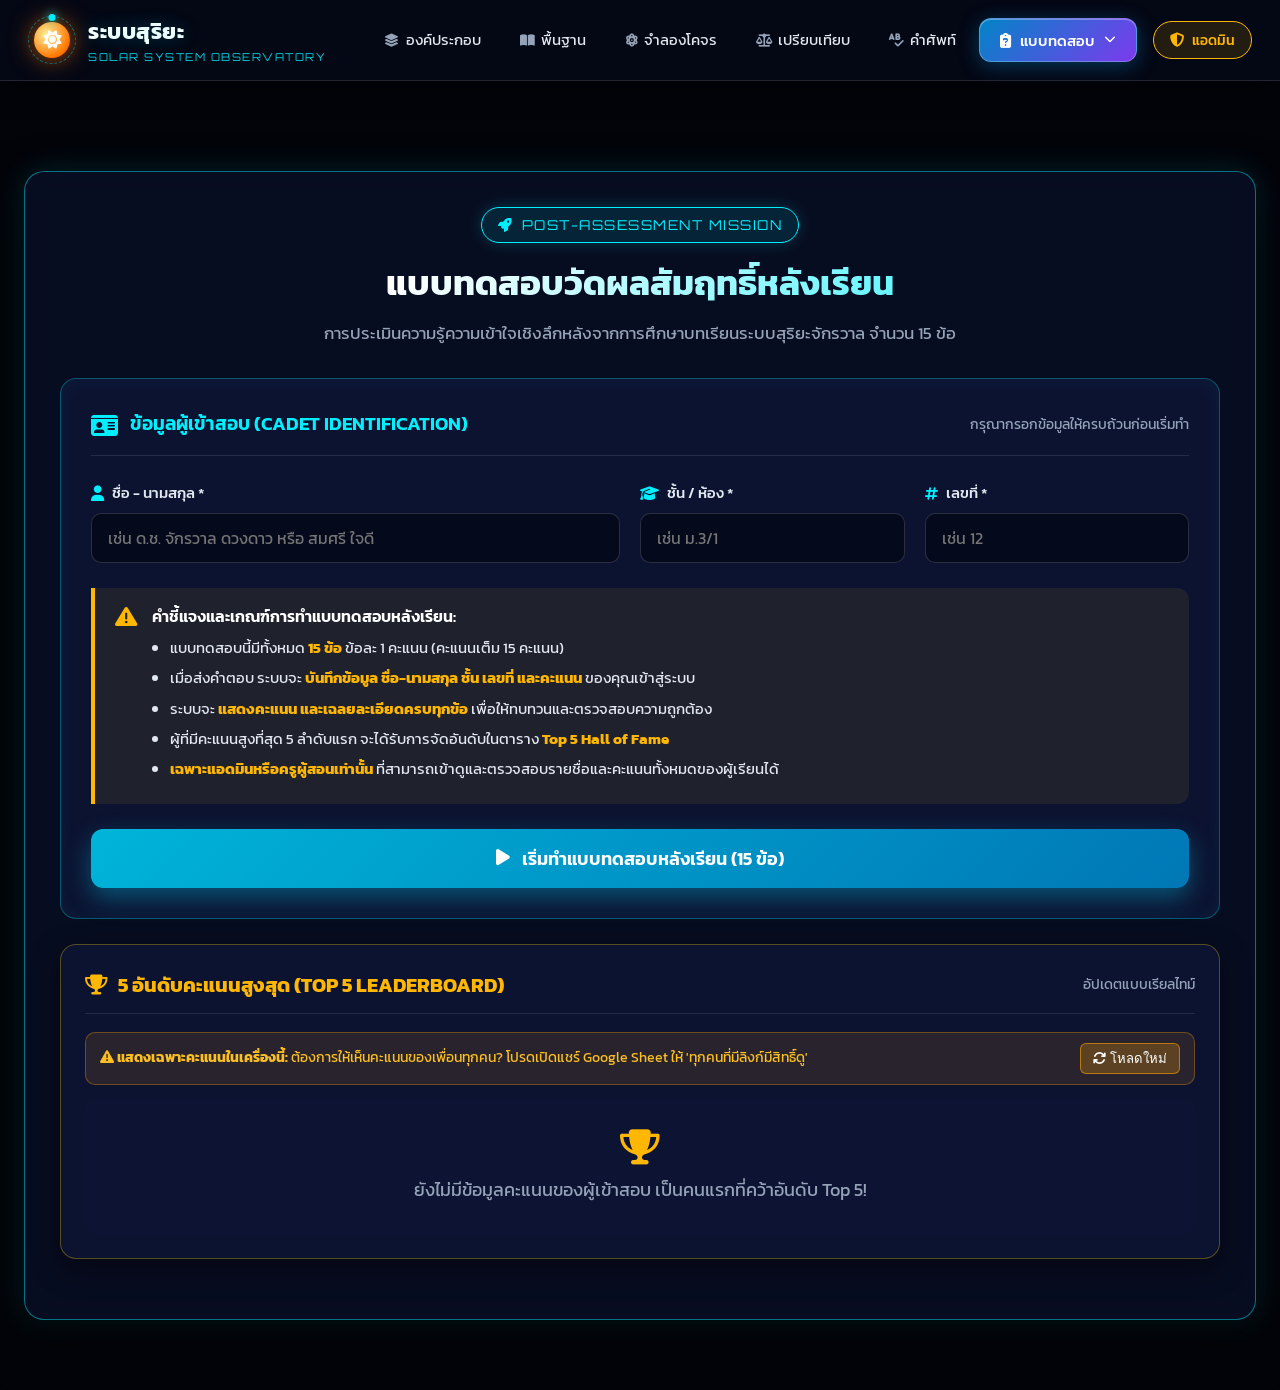
<file: 2.html>
﻿<!DOCTYPE html>
<html lang="th">
<head>
  <meta charset="UTF-8">
  <meta name="viewport" content="width=device-width, initial-scale=1.0, viewport-fit=cover">
  <title>แบบทดสอบหลังเรียน - ห้องเรียนระบบสุริยะ</title>
  <!-- Google Fonts: Kanit & Orbitron -->
  <link rel="preconnect" href="https://fonts.googleapis.com">
  <link rel="preconnect" href="https://fonts.gstatic.com" crossorigin>
  <link href="https://fonts.googleapis.com/css2?family=Kanit:ital,wght@0,200;0,300;0,400;0,500;0,600;0,700;1,300;1,400&family=Orbitron:wght@500;700;900&display=swap" rel="stylesheet">
  <!-- Font Awesome Icons -->
  <link rel="stylesheet" href="https://cdnjs.cloudflare.com/ajax/libs/font-awesome/6.5.1/css/all.min.css">
  <!-- Custom Stylesheet -->
  <link rel="stylesheet" href="style.css?v=20">
  <style>
    /* สไตล์เฉพาะสำหรับหน้าแบบทดสอบหลังเรียน (2.html) - โทนสี Neon Cyan สอดคล้องกับหน้าอื่นๆ ทั่วทั้งเว็บไซต์ */
    .quiz-page-container {
      width: 100%;
      max-width: 100%;
      margin: 90px auto 40px;
      padding: 0 24px;
      position: relative;
      z-index: 10;
      box-sizing: border-box;
    }

    .glass-panel {
      background: rgba(10, 16, 40, 0.75);
      backdrop-filter: blur(16px);
      -webkit-backdrop-filter: blur(16px);
      border: 1px solid var(--glass-border-cyan);
      border-radius: 20px;
      padding: 35px;
      box-shadow: 0 20px 50px rgba(0, 0, 0, 0.6), 0 0 30px rgba(0, 240, 255, 0.15);
      margin-bottom: 30px;
      transition: all 0.3s ease;
      min-height: calc(100vh - 150px);
      width: 100%;
      box-sizing: border-box;
    }

    /* Header ของแบบทดสอบ */
    .quiz-hero-header {
      text-align: center;
      margin-bottom: 30px;
    }

    .quiz-tag {
      display: inline-flex;
      align-items: center;
      gap: 8px;
      padding: 6px 16px;
      background: rgba(0, 240, 255, 0.1);
      border: 1px solid var(--neon-cyan);
      border-radius: 50px;
      color: var(--neon-cyan);
      font-size: 0.85rem;
      font-family: var(--font-hud);
      letter-spacing: 1.5px;
      text-transform: uppercase;
      margin-bottom: 12px;
      box-shadow: 0 0 15px rgba(0, 240, 255, 0.2);
    }

    .quiz-main-title {
      font-size: 2.2rem;
      font-weight: 700;
      background: linear-gradient(135deg, #ffffff 30%, var(--neon-cyan) 100%);
      -webkit-background-clip: text;
      -webkit-text-fill-color: transparent;
      margin-bottom: 10px;
    }

    .quiz-sub-desc {
      color: var(--text-muted);
      font-size: 1.05rem;
      max-width: 900px;
      margin: 0 auto;
    }

    /* ฟอร์มลงทะเบียนข้อมูลผู้ใช้ */
    .user-register-card {
      background: rgba(14, 22, 54, 0.85);
      border: 1px solid rgba(0, 240, 255, 0.3);
      border-radius: 16px;
      padding: 30px;
      margin: 25px 0;
      box-shadow: inset 0 0 20px rgba(0, 240, 255, 0.05);
      width: 100%;
      box-sizing: border-box;
    }

    .id-badge-header {
      display: flex;
      align-items: center;
      justify-content: space-between;
      border-bottom: 1px solid rgba(255, 255, 255, 0.1);
      padding-bottom: 15px;
      margin-bottom: 25px;
    }

    .id-badge-title {
      display: flex;
      align-items: center;
      gap: 12px;
      font-size: 1.2rem;
      font-weight: 600;
      color: var(--neon-cyan);
    }

    .id-badge-title i {
      font-size: 1.5rem;
      color: var(--neon-cyan);
    }

    .form-grid {
      display: grid;
      grid-template-columns: 2fr 1fr 1fr;
      gap: 20px;
    }

    @media (max-width: 768px) {
      .form-grid {
        grid-template-columns: 1fr;
      }
    }

    .form-group {
      display: flex;
      flex-direction: column;
      gap: 8px;
    }

    .form-group label {
      font-size: 0.95rem;
      font-weight: 500;
      color: var(--text-bright);
      display: flex;
      align-items: center;
      gap: 8px;
    }

    .form-group label i {
      color: var(--neon-cyan);
    }

    .form-control {
      background: rgba(4, 8, 24, 0.8);
      border: 1px solid rgba(255, 255, 255, 0.15);
      border-radius: 10px;
      padding: 12px 16px;
      color: #fff;
      font-family: var(--font-main);
      font-size: 1rem;
      outline: none;
      transition: all 0.25s ease;
    }

    .form-control:focus {
      border-color: var(--neon-cyan);
      box-shadow: 0 0 15px rgba(0, 240, 255, 0.35);
      background: rgba(6, 12, 35, 0.95);
    }

    /* คำชี้แจงกฎกติกา */
    .rules-box {
      background: rgba(255, 183, 3, 0.08);
      border-left: 4px solid var(--neon-gold);
      padding: 16px 20px;
      border-radius: 0 12px 12px 0;
      margin: 25px 0;
      display: flex;
      gap: 15px;
      align-items: flex-start;
    }

    .rules-box i {
      color: var(--neon-gold);
      font-size: 1.4rem;
      margin-top: 2px;
    }

    .rules-box ul {
      margin: 0;
      padding-left: 18px;
      color: var(--text-bright);
      font-size: 0.95rem;
    }

    .rules-box li {
      margin-bottom: 6px;
    }

    .rules-box li strong {
      color: var(--neon-gold);
    }

    /* ปุ่ม Action */
    .btn-cosmic-post, .btn-cosmic-primary {
      display: inline-flex;
      align-items: center;
      justify-content: center;
      gap: 12px;
      width: 100%;
      padding: 16px 30px;
      background: linear-gradient(135deg, #00b4d8 0%, #0077b6 100%);
      color: #fff;
      border: none;
      border-radius: 12px;
      font-family: var(--font-main);
      font-size: 1.15rem;
      font-weight: 600;
      cursor: pointer;
      box-shadow: 0 10px 25px rgba(0, 180, 216, 0.4);
      transition: all 0.3s ease;
      text-decoration: none;
    }

    .btn-cosmic-post:hover, .btn-cosmic-primary:hover {
      background: linear-gradient(135deg, #00f0ff 0%, #0096c7 100%);
      transform: translateY(-2px);
      box-shadow: 0 15px 35px rgba(0, 240, 255, 0.5);
      color: #02040a;
    }

    /* กล่องข้อสอบ & HUD */
    .quiz-progress-hud {
      display: flex;
      justify-content: space-between;
      align-items: center;
      background: rgba(5, 9, 28, 0.85);
      border: 1px solid var(--glass-border-cyan);
      border-radius: 12px;
      padding: 14px 20px;
      margin-bottom: 25px;
      position: sticky;
      top: 85px;
      z-index: 20;
      backdrop-filter: blur(10px);
    }

    .hud-student-info {
      display: flex;
      align-items: center;
      gap: 10px;
      font-size: 0.95rem;
      color: var(--text-bright);
    }

    .hud-student-badge {
      background: rgba(0, 240, 255, 0.15);
      color: var(--neon-cyan);
      padding: 4px 10px;
      border-radius: 6px;
      font-weight: 600;
      font-family: var(--font-hud);
      font-size: 0.85rem;
      border: 1px solid rgba(0, 240, 255, 0.4);
    }

    .hud-progress-info {
      font-family: var(--font-hud);
      color: var(--neon-gold);
      font-size: 0.95rem;
      font-weight: 600;
      display: flex;
      align-items: center;
      gap: 8px;
    }

    .hud-progress-bar-bg {
      width: 140px;
      height: 8px;
      background: rgba(255, 255, 255, 0.1);
      border-radius: 10px;
      overflow: hidden;
      margin-left: 8px;
    }

    .hud-progress-bar-fill {
      height: 100%;
      width: 0%;
      background: linear-gradient(90deg, #00b4d8, var(--neon-cyan));
      border-radius: 10px;
      transition: width 0.3s ease;
    }

    /* การ์ดคำถาม */
    .question-card {
      background: rgba(14, 22, 54, 0.85);
      border: 1px solid rgba(255, 255, 255, 0.08);
      border-radius: 16px;
      padding: 24px;
      margin-bottom: 24px;
      transition: all 0.25s ease;
      position: relative;
      overflow: hidden;
    }

    .question-card:hover {
      border-color: rgba(0, 240, 255, 0.35);
      box-shadow: 0 8px 25px rgba(0, 0, 0, 0.4);
    }

    .question-card.answered {
      border-color: rgba(0, 240, 255, 0.4);
      box-shadow: 0 0 15px rgba(0, 240, 255, 0.1);
    }

    .question-card::before {
      content: '';
      position: absolute;
      left: 0;
      top: 0;
      bottom: 0;
      width: 4px;
      background: rgba(255, 255, 255, 0.1);
      transition: all 0.25s ease;
    }

    .question-card.answered::before {
      background: var(--neon-cyan);
      box-shadow: 0 0 10px var(--neon-cyan);
    }

    .q-number-title {
      font-size: 1.15rem;
      font-weight: 600;
      color: #fff;
      margin-bottom: 18px;
      display: flex;
      align-items: flex-start;
      gap: 12px;
      line-height: 1.5;
    }

    .q-index-badge {
      background: rgba(0, 240, 255, 0.15);
      border: 1px solid var(--neon-cyan);
      color: var(--neon-cyan);
      font-family: var(--font-hud);
      font-size: 0.85rem;
      padding: 2px 10px;
      border-radius: 6px;
      height: fit-content;
      white-space: nowrap;
      flex-shrink: 0;
      margin-top: 2px;
    }

    .options-grid {
      display: grid;
      grid-template-columns: 1fr;
      gap: 12px;
    }

    @media (min-width: 640px) {
      .options-grid {
        grid-template-columns: 1fr 1fr;
      }
    }

    .option-label {
      display: flex;
      align-items: center;
      gap: 14px;
      background: rgba(4, 8, 24, 0.6);
      border: 1px solid rgba(255, 255, 255, 0.1);
      border-radius: 12px;
      padding: 14px 18px;
      cursor: pointer;
      transition: all 0.2s ease;
      -webkit-touch-callout: none;
      touch-action: manipulation;
      -webkit-tap-highlight-color: rgba(0, 240, 255, 0.2);
      color: var(--text-bright);
      font-size: 0.95rem;
      position: relative;
    }

    /* ป้องกัน iOS WebKit บั๊กล็อคการกด Label ที่มี user-select: none */
    @supports (-webkit-touch-callout: none) {
      .option-label {
        -webkit-user-select: auto !important;
      }
    }

    .option-label:hover {
      background: rgba(0, 240, 255, 0.08);
      border-color: rgba(0, 240, 255, 0.4);
      transform: translateX(4px);
    }

    .option-label:active {
      transform: scale(0.98);
      background: rgba(0, 240, 255, 0.18);
    }

    .option-label.selected {
      background: rgba(0, 240, 255, 0.18) !important;
      border-color: var(--neon-cyan) !important;
      color: #fff;
      font-weight: 500;
      box-shadow: 0 0 16px rgba(0, 240, 255, 0.3) !important;
    }

    .option-label input[type="radio"] {
      appearance: none;
      -webkit-appearance: none;
      width: 24px;
      height: 24px;
      border: 2px solid rgba(255, 255, 255, 0.35);
      border-radius: 50%;
      outline: none;
      cursor: pointer;
      position: relative;
      flex-shrink: 0;
      transition: all 0.2s ease;
      background-color: rgba(4, 8, 24, 0.85);
      -webkit-tap-highlight-color: transparent;
    }

    .option-label input[type="radio"]:checked,
    .option-label.selected input[type="radio"] {
      border-color: var(--neon-cyan) !important;
      background-color: var(--neon-cyan) !important;
      box-shadow: inset 0 0 0 5px #040818, 0 0 14px var(--neon-cyan) !important;
    }

    .option-text {
      color: var(--text-bright);
      font-size: 0.98rem;
      pointer-events: none;
      user-select: none;
      -webkit-user-select: none;
    }

    /* ผลลัพธ์คะแนน (Result Step) */
    .result-score-banner {
      text-align: center;
      padding: 40px 20px;
      background: radial-gradient(circle at center, rgba(0, 240, 255, 0.15) 0%, rgba(10, 16, 40, 0.8) 70%);
      border: 1px solid var(--neon-cyan);
      border-radius: 20px;
      margin-bottom: 30px;
      box-shadow: 0 0 40px rgba(0, 240, 255, 0.2);
    }

    .score-circle {
      display: inline-flex;
      align-items: center;
      justify-content: center;
      flex-direction: column;
      width: 150px;
      height: 150px;
      border-radius: 50%;
      border: 4px solid var(--neon-cyan);
      background: rgba(2, 4, 10, 0.6);
      box-shadow: 0 0 30px rgba(0, 240, 255, 0.5), inset 0 0 20px rgba(0, 240, 255, 0.3);
      margin-bottom: 20px;
    }

    .score-circle-num {
      font-size: 3.2rem;
      font-weight: 900;
      font-family: var(--font-hud);
      color: #fff;
      line-height: 1;
      text-shadow: 0 0 15px var(--neon-cyan);
    }

    .score-circle-max {
      font-size: 0.95rem;
      color: var(--neon-cyan);
      font-family: var(--font-hud);
    }

    .student-summary-strip {
      display: flex;
      flex-wrap: wrap;
      justify-content: center;
      gap: 15px 30px;
      background: rgba(6, 12, 32, 0.7);
      border-radius: 10px;
      padding: 12px 20px;
      margin: 20px auto 0;
      max-width: 650px;
      font-size: 0.95rem;
    }

    .student-summary-strip span {
      display: flex;
      align-items: center;
      gap: 6px;
      color: var(--text-bright);
    }

    .student-summary-strip strong {
      color: var(--neon-cyan);
    }

    /* กล่องเฉลยละเอียด */
    .answer-feedback-box {
      margin-top: 30px;
    }

    .feedback-card {
      background: rgba(14, 20, 48, 0.75);
      border-radius: 14px;
      padding: 20px;
      margin-bottom: 18px;
      border-left: 5px solid;
    }

    .feedback-card.correct {
      border-left-color: #34d399;
      border-top: 1px solid rgba(52, 211, 153, 0.2);
      border-right: 1px solid rgba(52, 211, 153, 0.2);
      border-bottom: 1px solid rgba(52, 211, 153, 0.2);
      background: rgba(16, 185, 129, 0.08);
      box-shadow: 0 5px 20px rgba(16, 185, 129, 0.1);
    }

    .feedback-card.incorrect {
      border-left-color: #f87171;
      border-top: 1px solid rgba(248, 113, 113, 0.2);
      border-right: 1px solid rgba(248, 113, 113, 0.2);
      border-bottom: 1px solid rgba(248, 113, 113, 0.2);
      background: rgba(239, 68, 68, 0.08);
      box-shadow: 0 5px 20px rgba(239, 68, 68, 0.1);
    }

    .feedback-header-correct {
      display: flex;
      align-items: center;
      gap: 8px;
      font-weight: 600;
      color: #34d399;
      margin-bottom: 10px;
    }

    .feedback-header-incorrect {
      display: flex;
      align-items: center;
      gap: 8px;
      font-weight: 600;
      color: #f87171;
      margin-bottom: 10px;
    }

    .feedback-answer-line {
      font-size: 0.95rem;
      margin-bottom: 6px;
    }

    .feedback-answer-line.user-correct {
      color: #a7f3d0;
    }

    .feedback-answer-line.user-wrong {
      color: #fca5a5;
    }

    .feedback-answer-line.correct-key {
      color: var(--neon-cyan);
      font-weight: 500;
    }

    .feedback-explanation {
      margin-top: 12px;
      padding: 10px 14px;
      background: rgba(0, 0, 0, 0.35);
      border-radius: 8px;
      font-size: 0.9rem;
      color: var(--text-bright);
      line-height: 1.6;
    }

    /* ตาราง Top 5 */
    .top5-container {
      background: rgba(14, 22, 54, 0.8);
      border: 1px solid rgba(255, 215, 0, 0.3);
      border-radius: 16px;
      padding: 24px;
      margin: 25px 0;
      box-shadow: 0 10px 30px rgba(0, 0, 0, 0.4);
    }

    .top5-header {
      display: flex;
      align-items: center;
      justify-content: space-between;
      margin-bottom: 18px;
      border-bottom: 1px solid rgba(255, 255, 255, 0.1);
      padding-bottom: 12px;
    }

    .top5-title {
      font-size: 1.25rem;
      font-weight: 700;
      color: var(--neon-gold);
      display: flex;
      align-items: center;
      gap: 10px;
    }

    .top5-table {
      width: 100%;
      border-collapse: separate;
      border-spacing: 0 8px;
    }

    .top5-table th {
      padding: 12px 18px;
      text-align: left;
      font-family: var(--font-hud);
      font-size: 1.05rem;
      color: var(--text-muted);
      letter-spacing: 1px;
      text-transform: uppercase;
      border-bottom: 1px solid rgba(255, 255, 255, 0.1);
    }

    .top5-row {
      background: rgba(14, 22, 54, 0.7);
      border: 1px solid rgba(255, 255, 255, 0.08);
      border-radius: 12px;
      transition: all 0.2s ease;
    }

    .top5-row:hover {
      background: rgba(20, 32, 75, 0.9);
      transform: translateY(-2px);
      box-shadow: 0 5px 15px rgba(0, 0, 0, 0.3);
    }

    .top5-row td {
      padding: 16px 18px;
      color: var(--text-bright);
      font-size: 1.15rem;
    }

    .top5-row td:first-child {
      border-top-left-radius: 12px;
      border-bottom-left-radius: 12px;
    }

    .top5-row td:last-child {
      border-top-right-radius: 12px;
      border-bottom-right-radius: 12px;
    }

    .rank-badge {
      display: inline-flex;
      align-items: center;
      justify-content: center;
      width: 38px;
      height: 38px;
      border-radius: 50%;
      font-family: var(--font-hud);
      font-weight: 700;
      font-size: 1.15rem;
    }

    .rank-1 { background: linear-gradient(135deg, #ffd700, #b8860b); color: #000; box-shadow: 0 0 12px rgba(255, 215, 0, 0.6); }
    .rank-2 { background: linear-gradient(135deg, #e0e0e0, #9e9e9e); color: #000; box-shadow: 0 0 10px rgba(224, 224, 224, 0.5); }
    .rank-3 { background: linear-gradient(135deg, #cd7f32, #8b4513); color: #fff; box-shadow: 0 0 10px rgba(205, 127, 50, 0.5); }
    .rank-other { background: rgba(255, 255, 255, 0.1); color: var(--text-muted); }

    .score-badge-pill {
      font-family: var(--font-hud);
      font-weight: 700;
      font-size: 1.1rem;
      color: var(--neon-cyan);
      background: rgba(0, 240, 255, 0.15);
      padding: 6px 16px;
      border-radius: 20px;
      border: 1px solid rgba(0, 240, 255, 0.4);
      display: inline-block;
      white-space: nowrap;
    }

    /* ปุ่มแอดมินในแถบนำทาง (Navbar Admin Button) */
    .admin-nav-btn {
      display: inline-flex;
      align-items: center;
      gap: 8px;
      background: rgba(255, 183, 3, 0.12);
      border: 1px solid var(--neon-gold);
      color: var(--neon-gold);
      padding: 7px 16px;
      border-radius: 30px;
      font-size: 0.9rem;
      cursor: pointer;
      font-family: var(--font-main);
      transition: all 0.2s ease;
      margin-left: 10px;
    }

    .admin-nav-btn:hover {
      background: var(--neon-gold);
      color: #02040a;
      box-shadow: 0 0 15px rgba(255, 183, 3, 0.4);
    }

    .admin-modal-overlay {
      position: fixed;
      top: 0;
      left: 0;
      width: 100vw;
      height: 100vh;
      background: rgba(0, 0, 0, 0.85);
      backdrop-filter: blur(10px);
      z-index: 1000;
      display: none;
      align-items: center;
      justify-content: center;
      padding: 20px;
    }

    .admin-modal-overlay.active {
      display: flex;
    }

    .admin-modal-box {
      background: rgba(10, 16, 40, 0.95);
      border: 1px solid var(--glass-border-cyan);
      border-radius: 20px;
      max-width: 950px;
      width: 100%;
      max-height: 90vh;
      overflow-y: auto;
      padding: 30px;
      box-shadow: 0 0 50px rgba(0, 240, 255, 0.25);
      position: relative;
    }

    .admin-modal-close {
      position: absolute;
      top: 20px;
      right: 20px;
      background: rgba(255, 255, 255, 0.1);
      border: none;
      color: #fff;
      width: 36px;
      height: 36px;
      border-radius: 50%;
      cursor: pointer;
      display: flex;
      align-items: center;
      justify-content: center;
      transition: all 0.2s;
    }

    .admin-modal-close:hover {
      background: #ef4444;
      color: #fff;
    }

    .admin-stat-card {
      background: rgba(6, 10, 26, 0.6);
      border: 1px solid rgba(255, 255, 255, 0.08);
      border-radius: 12px;
      padding: 16px;
      text-align: center;
    }

    .admin-stat-val {
      font-size: 1.8rem;
      font-weight: 700;
      color: var(--neon-cyan);
      font-family: var(--font-hud);
    }

    .admin-stat-lbl {
      font-size: 0.85rem;
      color: var(--text-muted);
      margin-top: 4px;
    }

    .admin-table-wrapper {
      margin-top: 20px;
      overflow-x: auto;
      max-height: 420px;
      border: 1px solid rgba(255, 255, 255, 0.1);
      border-radius: 10px;
    }

    .admin-records-table {
      width: 100%;
      border-collapse: collapse;
      font-size: 0.9rem;
    }

    .admin-records-table th {
      background: rgba(20, 30, 70, 0.9);
      position: sticky;
      top: 0;
      padding: 10px 12px;
      text-align: left;
      font-weight: 600;
      color: var(--neon-cyan);
      border-bottom: 1px solid var(--glass-border-cyan);
      font-family: var(--font-hud);
      font-size: 0.8rem;
      text-transform: uppercase;
      white-space: nowrap;
    }

    .admin-records-table td {
      padding: 10px 12px;
      border-bottom: 1px solid rgba(255, 255, 255, 0.05);
      color: var(--text-bright);
      white-space: nowrap;
    }

    .admin-records-table tr:hover {
      background: rgba(0, 240, 255, 0.08);
    }

    /* Mobile & Tablet Responsiveness for 2.html */
    @media (max-width: 768px) {
      .quiz-page-container {
        padding: 0 max(12px, env(safe-area-inset-left, 0px)) calc(30px + env(safe-area-inset-bottom, 0px)) max(12px, env(safe-area-inset-right, 0px));
        margin-top: calc(75px + env(safe-area-inset-top, 0px));
        width: 100%;
        max-width: 100%;
        box-sizing: border-box;
      }
      .glass-panel {
        padding: 20px 12px;
        border-radius: 18px;
        margin-bottom: 20px;
        min-height: auto;
      }
      .quiz-main-title {
        font-size: clamp(1.5rem, 5vw, 2rem);
      }
      .user-register-card {
        padding: 18px 12px;
      }
      .quiz-progress-hud {
        padding: 12px 14px;
        flex-wrap: wrap;
        gap: 10px;
        position: sticky;
        top: calc(env(safe-area-inset-top, 0px) + 54px);
        z-index: 50;
        backdrop-filter: blur(16px);
        -webkit-backdrop-filter: blur(16px);
        background: rgba(5, 9, 28, 0.94);
        box-shadow: 0 4px 20px rgba(0, 0, 0, 0.5);
      }
      .question-card {
        padding: 16px 12px;
      }
      .option-label {
        padding: 12px 14px;
      }
      .score-banner-card {
        padding: 28px 14px;
      }
      .score-circle {
        width: 120px;
        height: 120px;
      }
      .score-number {
        font-size: 2.5rem;
      }
      .admin-modal-box {
        padding: 16px 10px;
        max-width: 96vw;
        max-height: 90vh;
      }
      .form-control, .admin-search-input {
        font-size: 16px !important;
        min-height: 44px;
      }
      .btn-cosmic-primary {
        min-height: 48px;
        touch-action: manipulation;
      }
      .leaderboard-table-responsive {
        width: 100%;
        overflow-x: auto;
        -webkit-overflow-scrolling: touch;
      }
    }
  </style>
</head>
<body>

  <!-- พื้นหลังอวกาศ 3 มิติ -->
  <canvas id="space-canvas"></canvas>

  <!-- แสงบรรยากาศอวกาศ (Cosmic Ambient Aura) -->
  <div class="cosmic-aura aura-1"></div>
  <div class="cosmic-aura aura-2"></div>
  <div class="cosmic-aura aura-3"></div>

  <!-- แถบนำทาง (Navbar) -->
  <header class="header">
    <nav class="navbar" id="navbar">
      <!-- ซ้ายสุด: ชื่อเว็บ -->
      <a href="index.html" class="brand">
        <div class="brand-orbit-ring">
          <div class="brand-planet-dot"></div>
          <div class="brand-icon">
            <i class="fa-solid fa-sun"></i>
          </div>
        </div>
        <div class="brand-text">
          <span class="brand-main">ระบบสุริยะ</span>
          <span class="brand-sub">SOLAR SYSTEM OBSERVATORY</span>
        </div>
      </a>

      <!-- ปุ่มเปิดปิดเมนูสำหรับมือถือ -->
      <button class="mobile-toggle" id="mobileToggle" aria-label="เมนู">
        <i class="fa-solid fa-bars"></i>
      </button>

      <!-- เมนูนำทาง -->
      <div class="nav-menu" id="navMenu">
        <ul class="nav-list">
          <li class="nav-item">
            <a href="index.html" class="nav-link">
              <i class="fa-solid fa-layer-group"></i> องค์ประกอบ
            </a>
          </li>
          <li class="nav-item">
            <a href="a.html" class="nav-link">
              <i class="fa-solid fa-book-open"></i> พื้นฐาน
            </a>
          </li>
          <li class="nav-item">
            <a href="b.html" class="nav-link">
              <i class="fa-solid fa-atom"></i> จำลองโคจร
            </a>
          </li>
          <li class="nav-item">
            <a href="c.html" class="nav-link">
              <i class="fa-solid fa-scale-balanced"></i> เปรียบเทียบ
            </a>
          </li>
          <li class="nav-item">
            <a href="d.html" class="nav-link">
              <i class="fa-solid fa-spell-check"></i> คำศัพท์
            </a>
          </li>
          <!-- เมนูดรอปดาวน์ แบบทดสอบ -->
          <li class="nav-item dropdown" id="quizDropdown">
            <button class="dropdown-trigger" id="dropdownTrigger" aria-expanded="false">
              <i class="fa-solid fa-clipboard-question"></i> แบบทดสอบ
              <i class="fa-solid fa-chevron-down arrow-icon"></i>
            </button>
            <ul class="dropdown-menu" id="dropdownMenu">
              <li>
                <a href="1.html" class="dropdown-item" data-quiz="pre">
                  <span class="drop-badge">01</span>
                  <span class="drop-text">ก่อนเรียน</span>
                  <i class="fa-solid fa-arrow-right drop-arrow"></i>
                </a>
              </li>
              <li>
                <a href="2.html" class="dropdown-item" data-quiz="post">
                  <span class="drop-badge">02</span>
                  <span class="drop-text">หลังเรียน</span>
                  <i class="fa-solid fa-arrow-right drop-arrow"></i>
                </a>
              </li>
              <li>
                <a href="3.html" class="dropdown-item" data-quiz="act1">
                  <span class="drop-badge">03</span>
                  <span class="drop-text">กิจกรรม 1</span>
                  <i class="fa-solid fa-arrow-right drop-arrow"></i>
                </a>
              </li>
              <li>
                <a href="4.html" class="dropdown-item" data-quiz="act2">
                  <span class="drop-badge">04</span>
                  <span class="drop-text">กิจกรรม 2</span>
                  <i class="fa-solid fa-arrow-right drop-arrow"></i>
                </a>
              </li>
              <li class="dropdown-divider" style="margin: 6px 0; border-top: 1px solid rgba(255, 255, 255, 0.12);"></li>
              <li>
                <a href="javascript:void(0)" class="dropdown-item admin-dropdown-item" onclick="openAdminModal();">
                  <span class="drop-badge" style="background: rgba(0, 240, 255, 0.2);"><i class="fa-solid fa-shield-halved"></i></span>
                  <span class="drop-text" style="font-weight: 600; color: var(--neon-cyan);">ศูนย์แอดมิน (คะแนน 1-4)</span>
                  <i class="fa-solid fa-lock drop-arrow"></i>
                </a>
              </li>
            </ul>
          </li>
          <!-- ปุ่มศูนย์แอดมิน -->
          <li class="nav-item admin-nav-item">
            <button class="admin-nav-btn" id="openAdminNavBtn" onclick="openAdminModal();" title="ศูนย์ควบคุมแอดมิน / ดูคะแนน 1, 2, 3, 4 (Alt+A)">
              <i class="fa-solid fa-shield-halved"></i>
              <span>แอดมิน</span>
            </button>
          </li>
        </ul>
      </div>
    </nav>
  </header>

  <!-- เนื้อหาหลักของแบบทดสอบหลังเรียน -->
  <main class="quiz-page-container">

    <!-- ส่วนที่ 1: หน้าลงทะเบียนข้อมูลนักเรียน & Leaderboard Top 5 -->
    <section id="stepRegister" class="glass-panel">
      <div class="quiz-hero-header">
        <div class="quiz-tag">
          <i class="fa-solid fa-rocket"></i> POST-ASSESSMENT MISSION
        </div>
        <h1 class="quiz-main-title">แบบทดสอบวัดผลสัมฤทธิ์หลังเรียน</h1>
        <p class="quiz-sub-desc">
          การประเมินความรู้ความเข้าใจเชิงลึกหลังจากการศึกษาบทเรียนระบบสุริยะจักรวาล จำนวน 15 ข้อ
        </p>
      </div>

      <!-- ฟอร์มกรอกข้อมูลผู้เข้าสอบ -->
      <div class="user-register-card">
        <div class="id-badge-header">
          <div class="id-badge-title">
            <i class="fa-solid fa-id-card"></i>
            <span>ข้อมูลผู้เข้าสอบ (CADET IDENTIFICATION)</span>
          </div>
          <span style="font-size: 0.85rem; color: var(--text-muted);">กรุณากรอกข้อมูลให้ครบถ้วนก่อนเริ่มทำ</span>
        </div>

        <form id="studentRegisterForm">
          <div class="form-grid">
            <div class="form-group">
              <label for="studentName"><i class="fa-solid fa-user"></i> ชื่อ - นามสกุล *</label>
              <input type="text" id="studentName" class="form-control" placeholder="เช่น ด.ช. จักรวาล ดวงดาว หรือ สมศรี ใจดี" required autocomplete="name">
            </div>
            <div class="form-group">
              <label for="studentGrade"><i class="fa-solid fa-graduation-cap"></i> ชั้น / ห้อง *</label>
              <input type="text" id="studentGrade" class="form-control" placeholder="เช่น ม.3/1" required>
            </div>
            <div class="form-group">
              <label for="studentNo"><i class="fa-solid fa-hashtag"></i> เลขที่ *</label>
              <input type="number" id="studentNo" class="form-control" placeholder="เช่น 12" min="1" max="99" required>
            </div>
          </div>

          <!-- คำชี้แจงกฎกติกา -->
          <div class="rules-box">
            <i class="fa-solid fa-triangle-exclamation"></i>
            <div>
              <div style="font-weight: 600; color: #fff; margin-bottom: 6px;">คำชี้แจงและเกณฑ์การทำแบบทดสอบหลังเรียน:</div>
              <ul>
                <li>แบบทดสอบนี้มีทั้งหมด <strong>15 ข้อ</strong> ข้อละ 1 คะแนน (คะแนนเต็ม 15 คะแนน)</li>
                <li>เมื่อส่งคำตอบ ระบบจะ <strong>บันทึกข้อมูล ชื่อ-นามสกุล ชั้น เลขที่ และคะแนน</strong> ของคุณเข้าสู่ระบบ</li>
                <li>ระบบจะ <strong>แสดงคะแนน และเฉลยละเอียดครบทุกข้อ</strong> เพื่อให้ทบทวนและตรวจสอบความถูกต้อง</li>
                <li>ผู้ที่มีคะแนนสูงที่สุด 5 ลำดับแรก จะได้รับการจัดอันดับในตาราง <strong>Top 5 Hall of Fame</strong></li>
                <li><strong>เฉพาะแอดมินหรือครูผู้สอนเท่านั้น</strong> ที่สามารถเข้าดูและตรวจสอบรายชื่อและคะแนนทั้งหมดของผู้เรียนได้</li>
              </ul>
            </div>
          </div>

          <button type="submit" class="btn-cosmic-post">
            <i class="fa-solid fa-play"></i> เริ่มทำแบบทดสอบหลังเรียน (15 ข้อ)
          </button>
        </form>
      </div>

      <!-- ตาราง 5 อันดับแรก (Top 5 Leaderboard) หน้าแรก -->
      <div class="top5-container">
        <div class="top5-header">
          <div class="top5-title">
            <i class="fa-solid fa-trophy"></i>
            <span>5 อันดับคะแนนสูงสุด (TOP 5 LEADERBOARD)</span>
          </div>
          <span style="font-size: 0.85rem; color: var(--text-muted);">อัปเดตแบบเรียลไทม์</span>
        </div>
        <div id="top5TableContainerFront">
          <!-- ตารางจะถูกเรนเดอร์โดย JavaScript -->
        </div>
      </div>
    </section>

    <!-- ส่วนที่ 2: หน้าต่างทำแบบทดสอบ 15 ข้อ -->
    <section id="stepQuiz" class="glass-panel" style="display: none;">
      <!-- แถบสถานะ HUD ด้านบน -->
      <div class="quiz-progress-hud">
        <div class="hud-student-info">
          <span class="hud-student-badge" id="hudClassDisplay">ชั้น -</span>
          <span id="hudStudentDisplay">ผู้เข้าสอบ: -</span>
        </div>
        <div class="hud-progress-info">
          <span id="hudProgressText"><i class="fa-solid fa-clock-rotate-left"></i> ตอบแล้ว: 0 / 15 ข้อ</span>
          <div class="hud-progress-bar-bg">
            <div class="hud-progress-bar-fill" id="hudProgressBarFill"></div>
          </div>
        </div>
      </div>

      <div style="margin-bottom: 20px;">
        <h2 style="font-size: 1.5rem; color: #fff; font-weight: 700; display: flex; align-items: center; gap: 10px;">
          <i class="fa-solid fa-list-check" style="color: var(--neon-cyan);"></i> คำถามแบบทดสอบหลังเรียน (15 ข้อ)
        </h2>
        <p style="color: var(--text-muted); font-size: 0.95rem;">
          โปรดเลือกคำตอบที่ถูกต้องที่สุดเพียงข้อเดียวในแต่ละข้อ
        </p>
      </div>

      <!-- ฟอร์มรวมคำถาม 15 ข้อ -->
      <form id="quizForm">
        <div id="quizQuestionsWrapper">
          <!-- คำถาม 15 ข้อจะถูกเรนเดอร์ลงตรงนี้โดย JavaScript -->
        </div>

        <div style="margin-top: 30px; text-align: center;">
          <button type="submit" class="btn-cosmic-post" style="max-width: 400px; margin: 0 auto;">
            <i class="fa-solid fa-paper-plane"></i> ส่งคำตอบและประเมินผลคะแนน
          </button>
        </div>
      </form>
    </section>

    <!-- ส่วนที่ 3: หน้าแสดงคะแนน เฉลย และ 5 อันดับแรก -->
    <section id="stepResult" class="glass-panel" style="display: none;">
      <!-- แบนเนอร์แสดงคะแนน -->
      <div class="result-score-banner">
        <div class="quiz-tag" style="background: rgba(52, 211, 153, 0.15); border-color: #34d399; color: #6ee7b7;">
          <i class="fa-solid fa-circle-check"></i> บันทึกข้อมูลและประเมินผลเรียบร้อย
        </div>
        <div class="score-circle">
          <span class="score-circle-num" id="resultScoreNum">0</span>
          <span class="score-circle-max">เต็ม 15 คะแนน</span>
        </div>
        <h2 id="resultEvaluation" style="font-size: 1.8rem; font-weight: 700; margin-bottom: 8px;">
          กำลังประเมิน...
        </h2>
        <p id="resultFeedbackMsg" style="color: var(--text-bright); max-width: 600px; margin: 0 auto; font-size: 1.05rem;">
          -
        </p>

        <!-- สรุปข้อมูลผู้เรียน -->
        <div class="student-summary-strip">
          <span><i class="fa-solid fa-user"></i> ชื่อ: <strong id="resName">-</strong></span>
          <span><i class="fa-solid fa-graduation-cap"></i> ชั้น: <strong id="resGrade">-</strong></span>
          <span><i class="fa-solid fa-hashtag"></i> เลขที่: <strong id="resNo">-</strong></span>
          <span><i class="fa-solid fa-calendar-day"></i> เวลา: <strong id="resTime">-</strong></span>
        </div>

        <!-- แถบแสดงสถานะเชื่อมต่อ Google Sheet -->
        <div style="margin-top: 20px; text-align: center;">
          <div id="sheetSyncStatus" style="display: inline-flex; align-items: center; gap: 8px; padding: 8px 22px; border-radius: 30px; background: rgba(5, 9, 28, 0.85); border: 1px solid rgba(0, 240, 255, 0.35); font-size: 0.92rem; color: var(--text-bright); box-shadow: 0 4px 15px rgba(0,0,0,0.3); transition: all 0.3s ease;">
            <i class="fa-solid fa-cloud-arrow-up" style="color: var(--neon-cyan);"></i>
            <span>พร้อมบันทึกคะแนนเข้าสู่ระบบ Google Sheet</span>
          </div>
        </div>
      </div>

      <!-- ตาราง 5 อันดับแรก (Top 5 Leaderboard) หน้าผลลัพธ์ -->
      <div class="top5-container">
        <div class="top5-header">
          <div class="top5-title">
            <i class="fa-solid fa-trophy"></i>
            <span>5 อันดับคะแนนสูงสุด (TOP 5 LEADERBOARD)</span>
          </div>
          <span style="font-size: 0.85rem; color: #34d399;"><i class="fa-solid fa-check"></i> อัปเดตล่าสุด</span>
        </div>
        <div id="top5TableContainerResult">
          <!-- ตารางจะถูกเรนเดอร์โดย JavaScript -->
        </div>
      </div>

      <!-- ส่วนเฉลยละเอียดทุกข้อ (15 ข้อ) -->
      <div class="answer-feedback-box">
        <div style="display: flex; align-items: center; justify-content: space-between; margin-bottom: 20px;">
          <h3 style="font-size: 1.3rem; color: #fff; font-weight: 700; display: flex; align-items: center; gap: 10px;">
            <i class="fa-solid fa-book-bookmark" style="color: var(--neon-cyan);"></i> เฉลยคำตอบและคำอธิบายโดยละเอียด (15 ข้อ)
          </h3>
          <span style="font-size: 0.9rem; color: var(--text-muted);">
            <span style="color: #34d399;"><i class="fa-solid fa-circle"></i> ถูก</span> &nbsp;|&nbsp; 
            <span style="color: #f87171;"><i class="fa-solid fa-circle"></i> ผิด</span>
          </span>
        </div>

        <div id="resultsBreakdownContainer">
          <!-- การ์ดเฉลยคำตอบจะถูกแทรกที่นี่ -->
        </div>
      </div>

      <!-- แผงปุ่มเชื่อมต่อไปยังทุกหน้าในระบบ -->
      <div style="margin-top: 40px; padding: 25px; background: rgba(5, 9, 28, 0.7); border: 1px solid rgba(0, 240, 255, 0.3); border-radius: 16px;">
        <h4 style="text-align: center; font-size: 1.15rem; color: var(--neon-cyan); margin-bottom: 20px;">
          <i class="fa-solid fa-map-location-dot"></i> สำรวจเนื้อหาห้องเรียนระบบสุริยะต่อไป
        </h4>
        <div style="display: flex; gap: 12px; justify-content: center; flex-wrap: wrap;">
          <a href="index.html" class="btn-cosmic-post" style="width: auto; padding: 12px 22px; font-size: 0.95rem; background: rgba(255, 255, 255, 0.08); border: 1px solid rgba(255, 255, 255, 0.2);">
            <i class="fa-solid fa-layer-group"></i> 1. องค์ประกอบ (หน้าหลัก)
          </a>
          <a href="a.html" class="btn-cosmic-post" style="width: auto; padding: 12px 22px; font-size: 0.95rem; background: rgba(0, 240, 255, 0.15); border: 1px solid var(--neon-cyan);">
            <i class="fa-solid fa-book-open"></i> 2. บทเรียนพื้นฐาน
          </a>
          <a href="b.html" class="btn-cosmic-post" style="width: auto; padding: 12px 22px; font-size: 0.95rem; background: rgba(168, 85, 247, 0.2); border: 1px solid var(--neon-purple); color: #fff;">
            <i class="fa-solid fa-atom"></i> 3. จำลองโคจร 3D
          </a>
          <a href="c.html" class="btn-cosmic-post" style="width: auto; padding: 12px 22px; font-size: 0.95rem; background: rgba(255, 183, 3, 0.15); border: 1px solid var(--neon-gold); color: #fff;">
            <i class="fa-solid fa-scale-balanced"></i> 4. เปรียบเทียบดาว
          </a>
          <a href="d.html" class="btn-cosmic-post" style="width: auto; padding: 12px 22px; font-size: 0.95rem; background: rgba(16, 185, 129, 0.15); border: 1px solid var(--neon-emerald); color: #fff;">
            <i class="fa-solid fa-spell-check"></i> 5. คำศัพท์ดาราศาสตร์
          </a>
          <a href="3.html" class="btn-cosmic-post" style="width: auto; padding: 12px 22px; font-size: 0.95rem; background: rgba(255, 183, 3, 0.2); border: 1px solid var(--neon-gold); color: #fff;">
            <i class="fa-solid fa-rocket"></i> กิจกรรม 1 (เรียงดาว)
          </a>
          <a href="4.html" class="btn-cosmic-post" style="width: auto; padding: 12px 22px; font-size: 0.95rem; background: rgba(0, 240, 255, 0.2); border: 1px solid var(--neon-cyan); color: #fff;">
            <i class="fa-solid fa-spell-check"></i> กิจกรรม 2
          </a>
          <button id="retakeQuizBtn" class="btn-cosmic-post" style="width: auto; padding: 12px 22px; font-size: 0.95rem; background: rgba(239, 68, 68, 0.15); border: 1px solid #ef4444; color: #fca5a5;">
            <i class="fa-solid fa-rotate-right"></i> ทำแบบทดสอบอีกครั้ง
          </button>
        </div>
      </div>
    </section>

  </main>

  <!-- JavaScript หลักของหน้าแบบทดสอบหลังเรียน 2.html -->
  <script>
    /* ============================================================
       1. ชุดข้อสอบหลังเรียน 15 ข้อ (Post-Test 15 Questions Bank)
       ============================================================ */
    const POST_TEST_QUESTIONS = [
      {
        id: 1,
        question: "ข้อใดอธิบายความหมายของ “ระบบสุริยะ” ได้ถูกต้องที่สุด",
        options: [
          "กลุ่มดาวฤกษ์ทั้งหมดที่มองเห็นจากโลก",
          "ระบบที่มีดวงอาทิตย์เป็นศูนย์กลางและมีวัตถุต่าง ๆ โคจรรอบ",
          "กลุ่มดาวเคราะห์ที่โคจรรอบโลก",
          "กลุ่มดาวฤกษ์ที่อยู่ใกล้โลกที่สุด"
        ],
        answer: 1,
        explanation: "ระบบสุริยะมีดวงอาทิตย์เป็นศูนย์กลาง และมีวัตถุต่าง ๆ เช่น ดาวเคราะห์ ดาวเคราะห์น้อย และดาวหาง โคจรรอบภายใต้แรงโน้มถ่วง"
      },
      {
        id: 2,
        question: "ระบบสุริยะถือกำเนิดขึ้นเมื่อประมาณกี่ล้านปีที่แล้ว",
        options: [
          "460 ล้านปี",
          "1,000 ล้านปี",
          "4,600 ล้านปี",
          "10,000 ล้านปี"
        ],
        answer: 2,
        explanation: "ระบบสุริยะเริ่มก่อตัวจากกลุ่มฝุ่นและแก๊สในอวกาศที่เรียกว่า เนบิวลาสุริยะ (Solar Nebula) เมื่อประมาณ 4,600 ล้านปีที่แล้ว"
      },
      {
        id: 3,
        question: "ข้อใดเป็นดาวเคราะห์ชั้นในทั้งหมด",
        options: [
          "โลก ดาวอังคาร ดาวพฤหัสบดี ดาวเสาร์",
          "ดาวพุธ ดาวศุกร์ โลก ดาวอังคาร",
          "ดาวศุกร์ โลก ดาวเสาร์ ดาวยูเรนัส",
          "ดาวพุธ ดาวพฤหัสบดี ดาวยูเรนัส ดาวเนปจูน"
        ],
        answer: 1,
        explanation: "ดาวเคราะห์ชั้นในหรือดาวเคราะห์หิน ได้แก่ ดาวพุธ ดาวศุกร์ โลก และดาวอังคาร โดยมีองค์ประกอบส่วนใหญ่เป็นหินและเหล็ก"
      },
      {
        id: 4,
        question: "ดาวเคราะห์แคระมีลักษณะสำคัญตามสไลด์อย่างไร?",
        options: [
          "โคจรรอบโลก",
          "เป็นดาวบริวารของดวงอาทิตย์",
          "โคจรรอบดวงอาทิตย์และมีรูปร่างเป็นทรงกลม",
          "เป็นดาวฤกษ์ขนาดเล็ก"
        ],
        answer: 2,
        explanation: "ดาวเคราะห์แคระโคจรรอบดวงอาทิตย์ ไม่เป็นดาวบริวาร และมีสัณฐานเป็นทรงกลม"
      },
      {
        id: 5,
        question: "องค์ประกอบหลักของดาวหางคืออะไร?",
        options: [
          "เหล็ก",
          "น้ำแข็ง",
          "หิน",
          "ไฮโดรเจน"
        ],
        answer: 1,
        explanation: "ดาวหางมีองค์ประกอบหลักเป็นน้ำแข็ง เมื่อเข้าใกล้ดวงอาทิตย์ น้ำแข็งจะระเหิดและเกิดหางแก๊สกับหางฝุ่น"
      },
      {
        id: 6,
        question: "เหตุใดดาวฤกษ์จึงสามารถส่องแสงได้ด้วยตัวเอง",
        options: [
          "สะท้อนแสงจากดาวเคราะห์",
          "เกิดจากปฏิกิริยานิวเคลียร์ฟิวชัน",
          "ได้รับแสงจากดวงอาทิตย์",
          "เกิดจากการสะท้อนแสงของดวงจันทร์"
        ],
        answer: 1,
        explanation: "ดาวฤกษ์สามารถสร้างพลังงานและแสงได้ด้วยตัวเองจาก ปฏิกิริยานิวเคลียร์ฟิวชัน"
      },
      {
        id: 7,
        question: "เมื่อดาวหางเข้าใกล้ดวงอาทิตย์จะเกิดอะไรขึ้น?",
        options: [
          "หยุดการเคลื่อนที่",
          "กลายเป็นดาวเคราะห์",
          "น้ำแข็งระเหิดและเกิดหาง",
          "มีขนาดใหญ่ขึ้นทันที"
        ],
        answer: 2,
        explanation: "ความร้อนจากดวงอาทิตย์ทำให้น้ำแข็งในดาวหางระเหิดออก จึงเกิดหางแก๊สและหางฝุ่น"
      },
      {
        id: 8,
        question: "ดาวบริวารหรือลักษณะที่เรียกว่า “ดวงจันทร์บริวาร” หมายถึงอะไร?",
        options: [
          "วัตถุที่โคจรรอบดวงอาทิตย์เท่านั้น",
          "วัตถุที่โคจรรอบวัตถุที่ใหญ่กว่าและไม่ใช่ดวงอาทิตย์",
          "วัตถุที่อยู่ระหว่างดาวเคราะห์",
          "ดาวฤกษ์ที่อยู่ใกล้ดาวเคราะห์"
        ],
        answer: 1,
        explanation: "ดาวบริวารสามารถโคจรรอบดาวเคราะห์หรือดาวเคราะห์แคระได้"
      },
      {
        id: 9,
        question: "ดาวเคราะห์ดวงใดมีคาบการโคจรรอบดวงอาทิตย์เพียงประมาณ 88 วัน",
        options: [
          "ดาวศุกร์",
          "โลก",
          "ดาวพุธ",
          "ดาวอังคาร"
        ],
        answer: 2,
        explanation: "ดาวพุธเป็นดาวเคราะห์ที่อยู่ใกล้ดวงอาทิตย์ที่สุดและโคจรรอบดวงอาทิตย์เร็วที่สุด ใช้เวลาเพียง 88 วัน"
      },
      {
        id: 10,
        question: "เหตุใดดาวศุกร์จึงมีอุณหภูมิพื้นผิวสูงมาก",
        options: [
          "เพราะอยู่ใกล้ดวงจันทร์",
          "เพราะมีวงแหวนจำนวนมาก",
          "เพราะเกิดปรากฏการณ์เรือนกระจกแบบกู่ไม่กลับ",
          "เพราะไม่มีบรรยากาศ"
        ],
        answer: 2,
        explanation: "ดาวศุกร์มีบรรยากาศหนาแน่นและมีคาร์บอนไดออกไซด์เป็นองค์ประกอบหลัก ทำให้เกิด Runaway Greenhouse Effect ส่งผลให้อุณหภูมิพื้นผิวเฉลี่ยสูงถึงประมาณ 464°C"
      },
      {
        id: 11,
        question: "ข้อใดเป็นสาเหตุสำคัญที่ทำให้โลกเกิดฤดูกาล",
        options: [
          "โลกอยู่ใกล้ดวงอาทิตย์ตลอดเวลา",
          "แกนหมุนของโลกเอียงประมาณ 23.44°",
          "ดวงจันทร์โคจรรอบโลก",
          "โลกมีสนามแม่เหล็ก"
        ],
        answer: 1,
        explanation: "แกนหมุนของโลกเอียงประมาณ 23.44 องศา ทำให้แต่ละช่วงของปีแต่ละพื้นที่ได้รับพลังงานจากแสงอาทิตย์แตกต่างกัน จึงเกิดฤดูกาล"
      },
      {
        id: 12,
        question: "เหตุใดดาวเนปจูนจึงมีสภาพหนาวเย็นสุดขั้ว?",
        options: [
          "เพราะไม่มีดวงจันทร์",
          "เพราะอยู่ห่างจากดวงอาทิตย์มากที่สุด",
          "เพราะมีวงแหวนจำนวนมาก",
          "เพราะอยู่ใกล้ดาวพฤหัสบดี"
        ],
        answer: 1,
        explanation: "ดาวเนปจูนอยู่ห่างจากดวงอาทิตย์มากที่สุดในบรรดาดาวเคราะห์ จึงมีสภาพหนาวเย็นสุดขั้ว"
      },
      {
        id: 13,
        question: "ดาวอังคารมีสีแดงเนื่องจากสาเหตุใด",
        options: [
          "มีมหาสมุทรสีแดง",
          "พื้นผิวปกคลุมด้วยฝุ่นของสนิมเหล็ก",
          "มีแก๊สออกซิเจนจำนวนมาก",
          "สะท้อนแสงสีแดงจากดวงอาทิตย์"
        ],
        answer: 1,
        explanation: "พื้นผิวดาวอังคารปกคลุมด้วยฝุ่นของ สนิมเหล็ก เมื่อมองจากโลกจึงปรากฏเป็นสีแดง"
      },
      {
        id: 14,
        question: "แถบดาวเคราะห์น้อยส่วนใหญ่อยู่บริเวณใด",
        options: [
          "ระหว่างดาวพุธกับดาวศุกร์",
          "ระหว่างโลกกับดาวอังคาร",
          "ระหว่างดาวอังคารกับดาวพฤหัสบดี",
          "ระหว่างดาวเสาร์กับดาวยูเรนัส"
        ],
        answer: 2,
        explanation: "แถบดาวเคราะห์น้อยเป็นบริเวณที่มีวัตถุขนาดเล็กจำนวนมากโคจรรอบดวงอาทิตย์ โดยอยู่ระหว่างวงโคจรของ ดาวอังคารและดาวพฤหัสบดี"
      },
      {
        id: 15,
        question: "ข้อใดกล่าวถูกต้องเกี่ยวกับดาวพฤหัสบดี",
        options: [
          "เป็นดาวเคราะห์ที่เล็กที่สุดในระบบสุริยะ",
          "เป็นดาวเคราะห์หินที่อยู่ใกล้ดวงอาทิตย์ที่สุด",
          "เป็นดาวเคราะห์แก๊สยักษ์ที่มีขนาดใหญ่ที่สุดในระบบสุริยะ",
          "เป็นดาวเคราะห์ที่ไม่มีดาวบริวาร"
        ],
        answer: 2,
        explanation: "ดาวพฤหัสบดีเป็นดาวเคราะห์ลำดับที่ 5 และเป็น ดาวเคราะห์แก๊สยักษ์ที่มีขนาดใหญ่ที่สุดในระบบสุริยะ อีกทั้งมีดาวบริวารจำนวนมาก"
      }
    ];

    /* ============================================================
       2. การจัดการหน่วยเก็บข้อมูล & Google Sheets (Storage & Database Controller)
       ============================================================ */
    const POST_STORAGE_KEY = 'solar_system_quiz_post_records';
    const ADMIN_PASS_KEY = 'solar_system_admin_pass';
    const DEFAULT_ADMIN_PASS = '123456';

    // การเชื่อมต่อ Google Sheet: สเปรดชีต "จักรวาลปลายนิ้ว" > แผ่นงาน "หลังเรียน"
    const GOOGLE_SHEET_KEY = 'solar_system_google_sheet_url';
    const DEFAULT_GOOGLE_SHEET_URL = 'https://script.google.com/macros/s/AKfycby-dYF1bxJ_XQutaOV4_Em88C8t1SAUh98t5mWYiq24aj2r3FNdTWafXEsLN9oHIMHI/exec';
    const GOOGLE_SHEET_TAB_NAME = 'หลังเรียน';

    function getGoogleSheetUrl() {
      const saved = localStorage.getItem(GOOGLE_SHEET_KEY);
      if (saved && saved.trim() !== '') {
        return saved.trim();
      }
      return DEFAULT_GOOGLE_SHEET_URL.trim();
    }

    function setGoogleSheetUrl(url) {
      if (url && url.trim() !== '') {
        localStorage.setItem(GOOGLE_SHEET_KEY, url.trim());
      } else {
        localStorage.removeItem(GOOGLE_SHEET_KEY);
      }
    }

    // ฟังก์ชันส่งข้อมูลไปยัง Google Sheet (เฉพาะ 4 ช่อง: ชื่อ, ชั้น, เลขที่, คะแนน)
    async function sendRecordToGoogleSheet(record) {
      const url = getGoogleSheetUrl();
      if (!url) {
        return { success: false, reason: 'NO_URL' };
      }

      const payload = {
        sheetName: GOOGLE_SHEET_TAB_NAME,
        name: record.name,
        grade: record.grade,
        studentNo: record.studentNo,
        score: record.score
      };

      try {
        await fetch(url, {
          method: 'POST',
          mode: 'no-cors',
          headers: {
            'Content-Type': 'text/plain;charset=utf-8'
          },
          body: JSON.stringify(payload)
        });
        return { success: true };
      } catch (err) {
        console.error("ส่งข้อมูลไปยัง Google Sheet ล้มเหลว:", err);
        return { success: false, reason: err.message };
      }
    }

    function getStoredRecords() {
      try {
        const data = localStorage.getItem(POST_STORAGE_KEY);
        return data ? JSON.parse(data) : [];
      } catch (e) {
        console.error("Storage error:", e);
        return [];
      }
    }

    function saveRecord(record) {
      const records = getStoredRecords();
      records.push(record);
      try {
        localStorage.setItem(POST_STORAGE_KEY, JSON.stringify(records));
      } catch (e) {
        console.error("Save error:", e);
      }
      return records;
    }

    function getAdminPassword() {
      const saved = localStorage.getItem(ADMIN_PASS_KEY);
      if (!saved || saved === 'admin1234') {
        localStorage.setItem(ADMIN_PASS_KEY, DEFAULT_ADMIN_PASS);
        return DEFAULT_ADMIN_PASS;
      }
      return saved;
    }

    /* ============================================================
       3. ตัวแปรสถานะของผู้ใช้ปัจจุบัน (Current Session State)
       ============================================================ */
    let currentStudent = {
      name: '',
      grade: '',
      studentNo: '',
      startTime: null
    };

    let userAnswers = {}; // { 0: 1, 1: 2, ... }

    /* ============================================================
       4. การทำงานของ UI & Form Handling
       ============================================================ */
    const stepRegister = document.getElementById('stepRegister');
    const stepQuiz = document.getElementById('stepQuiz');
    const stepResult = document.getElementById('stepResult');

    const studentRegisterForm = document.getElementById('studentRegisterForm');
    const quizQuestionsWrapper = document.getElementById('quizQuestionsWrapper');
    const hudStudentDisplay = document.getElementById('hudStudentDisplay');
    const hudClassDisplay = document.getElementById('hudClassDisplay');
    const hudProgressText = document.getElementById('hudProgressText');
    const hudProgressBarFill = document.getElementById('hudProgressBarFill');
    const quizForm = document.getElementById('quizForm');

    // 1. เริ่มทำข้อสอบเมื่อกดฟอร์มลงทะเบียน
    studentRegisterForm.addEventListener('submit', (e) => {
      e.preventDefault();
      const name = document.getElementById('studentName').value.trim();
      const grade = document.getElementById('studentGrade').value.trim();
      const studentNo = document.getElementById('studentNo').value.trim();

      if (!name || !grade || !studentNo) {
        alert('กรุณากรอกข้อมูลให้ครบถ้วนทั้ง ชื่อ-นามสกุล, ชั้น และเลขที่');
        return;
      }

      // ปิดคีย์บอร์ดบน iOS / สมาร์ตโฟน
      if (document.activeElement && typeof document.activeElement.blur === 'function') {
        document.activeElement.blur();
      }

      currentStudent = {
        name,
        grade,
        studentNo,
        startTime: new Date()
      };

      // สลับหน้าจอไปยังขั้นตอนทำข้อสอบ
      stepRegister.style.display = 'none';
      stepQuiz.style.display = 'block';
      window.scrollTo({ top: 0, behavior: 'smooth' });

      // อัปเดต HUD ด้านบน
      hudStudentDisplay.textContent = `ผู้เข้าสอบ: ${name} (เลขที่ ${studentNo})`;
      hudClassDisplay.textContent = `ชั้น ${grade}`;

      // เรนเดอร์ข้อสอบ 15 ข้อ
      renderQuestions();
    });

    // 2. เรนเดอร์คำถาม 15 ข้อ
    function renderQuestions() {
      quizQuestionsWrapper.innerHTML = '';
      userAnswers = {};

      POST_TEST_QUESTIONS.forEach((q, qIndex) => {
        const card = document.createElement('div');
        card.className = 'question-card';
        card.id = `qCard_${qIndex}`;

        let optionsHtml = '';
        const choiceLabels = ['ก.', 'ข.', 'ค.', 'ง.'];
        q.options.forEach((optText, optIndex) => {
          optionsHtml += `
            <label class="option-label" id="optLabel_${qIndex}_${optIndex}" data-q="${qIndex}" data-opt="${optIndex}">
              <input type="radio" name="question_${qIndex}" value="${optIndex}" data-q="${qIndex}" data-opt="${optIndex}">
              <span class="option-text"><strong style="color: var(--neon-cyan); margin-right: 6px;">${choiceLabels[optIndex]}</strong>${optText}</span>
            </label>
          `;
        });

        card.innerHTML = `
          <div class="q-number-title">
            <span class="q-index-badge">ข้อที่ ${qIndex + 1}</span>
            <span>${q.question.replace(/^\d+\.\s*/, '')}</span>
          </div>
          <div class="options-grid">
            ${optionsHtml}
          </div>
        `;

        quizQuestionsWrapper.appendChild(card);
      });

      // ฟังก์ชันจัดการเลือกคำตอบอย่างแม่นยำ (รองรับทั้ง iOS / iPadOS / Android / Desktop)
      function selectOption(qIdx, optIdx) {
        userAnswers[qIdx] = optIdx;

        // อัปเดต checked ให้ radio ทุกตัวในข้อนี้อย่างชัดเจน
        const radios = document.querySelectorAll(`input[name="question_${qIdx}"]`);
        radios.forEach(r => {
          r.checked = (parseInt(r.value, 10) === optIdx);
        });

        // ไฮไลต์ตัวเลือกในการ์ด
        document.querySelectorAll(`[id^="optLabel_${qIdx}_"]`).forEach(l => l.classList.remove('selected'));
        const selectedLabel = document.getElementById(`optLabel_${qIdx}_${optIdx}`);
        if (selectedLabel) {
          selectedLabel.classList.add('selected');
        }

        // ทำเครื่องหมายว่าข้อนี้ตอบแล้ว
        const qCard = document.getElementById(`qCard_${qIdx}`);
        if (qCard) {
          qCard.classList.add('answered');
        }

        // อัปเดตสถานะความคืบหน้า
        updateProgressHUD();
      }

      // ตัวควบคุมป้องกัน Double-trigger ระหว่าง touchend กับ synthetic click บน iOS WebKit
      let lastSelectionTime = 0;
      function triggerOptionSelect(qIdx, optIdx) {
        const now = Date.now();
        if (now - lastSelectionTime < 60) return;
        lastSelectionTime = now;
        selectOption(qIdx, optIdx);
      }

      // ดัก Event ทั้ง click, touchend และ change เพื่อให้ iOS และอุปกรณ์สัมผัสแตะติดทันที
      document.querySelectorAll('.option-label').forEach(label => {
        const qIdx = parseInt(label.getAttribute('data-q'), 10);
        const optIdx = parseInt(label.getAttribute('data-opt'), 10);
        if (isNaN(qIdx) || isNaN(optIdx)) return;

        label.addEventListener('click', (e) => {
          triggerOptionSelect(qIdx, optIdx);
        });

        label.addEventListener('touchend', (e) => {
          triggerOptionSelect(qIdx, optIdx);
        }, { passive: true });
      });

      document.querySelectorAll('input[type="radio"]').forEach(radio => {
        radio.addEventListener('change', (e) => {
          const qIdx = parseInt(e.target.getAttribute('data-q'), 10);
          const optIdx = parseInt(e.target.getAttribute('data-opt'), 10);
          if (!isNaN(qIdx) && !isNaN(optIdx)) {
            triggerOptionSelect(qIdx, optIdx);
          }
        });
      });

      // สำรอง Event Delegation เพิ่มเติมเพื่อให้แตะได้ทุกจุดของการ์ดคำถามบน iOS Safari
      if (quizQuestionsWrapper) {
        quizQuestionsWrapper.addEventListener('click', (e) => {
          const label = e.target.closest('.option-label');
          if (!label) return;
          const qIdx = parseInt(label.getAttribute('data-q'), 10);
          const optIdx = parseInt(label.getAttribute('data-opt'), 10);
          if (!isNaN(qIdx) && !isNaN(optIdx)) {
            triggerOptionSelect(qIdx, optIdx);
          }
        });
      }

      updateProgressHUD();
    }

    function updateProgressHUD() {
      const answeredCount = Object.keys(userAnswers).length;
      hudProgressText.innerHTML = `<i class="fa-solid fa-list-check"></i> ตอบแล้ว: ${answeredCount} / 15 ข้อ`;
      const percent = (answeredCount / 15) * 100;
      if (hudProgressBarFill) hudProgressBarFill.style.width = `${percent}%`;

      if (answeredCount === 15) {
        hudProgressText.style.color = '#34d399';
      } else {
        hudProgressText.style.color = 'var(--neon-gold)';
      }
    }

    // 3. ส่งคำตอบและตรวจผล
    quizForm.addEventListener('submit', (e) => {
      e.preventDefault();
      const answeredCount = Object.keys(userAnswers).length;

      if (answeredCount < 15) {
        const confirmSubmit = confirm(`คุณยังตอบไม่ครบ 15 ข้อ (ตอบไปแล้ว ${answeredCount}/15 ข้อ) ต้องการส่งคำตอบเลยหรือไม่?`);
        if (!confirmSubmit) return;
      }

      // คำนวณคะแนน
      let score = 0;
      const questionResults = [];

      POST_TEST_QUESTIONS.forEach((q, idx) => {
        const userSelected = userAnswers[idx] !== undefined ? userAnswers[idx] : null;
        const isCorrect = userSelected === q.answer;
        if (isCorrect) score++;

        questionResults.push({
          questionId: q.id,
          questionText: q.question,
          userSelected,
          correctAnswer: q.answer,
          isCorrect,
          explanation: q.explanation,
          options: q.options
        });
      });

      // วันเวลาปัจจุบัน
      const now = new Date();
      const timeStr = now.toLocaleDateString('th-TH', {
        year: 'numeric',
        month: 'short',
        day: 'numeric',
        hour: '2-digit',
        minute: '2-digit'
      });

      // สร้าง Object บันทึกข้อมูล
      const studentRecord = {
        id: 'POST_QUIZ_' + Date.now(),
        name: currentStudent.name,
        grade: currentStudent.grade,
        studentNo: currentStudent.studentNo,
        score: score,
        total: 15,
        percentage: Math.round((score / 15) * 100),
        time: timeStr,
        timestamp: now.getTime()
      };

      // บันทึกลงหน่วยเก็บข้อมูล (localStorage)
      saveRecord(studentRecord);

      // ส่งข้อมูลเข้าสู่ Google Sheet (สเปรดชีต "จักรวาลปลายนิ้ว" ➔ แผ่นงาน "หลังเรียน")
      syncToGoogleSheetUI(studentRecord);

      // แสดงผลลัพธ์
      displayResults(studentRecord, questionResults);
    });

    // ฟังก์ชันซิงค์คะแนนลง Google Sheet และอัปเดตสถานะบนหน้าจอ
    async function syncToGoogleSheetUI(record) {
      const statusBadge = document.getElementById('sheetSyncStatus');
      if (!statusBadge) return;

      const sheetUrl = getGoogleSheetUrl();
      if (!sheetUrl) {
        statusBadge.innerHTML = '<i class="fa-solid fa-cloud-arrow-up" style="color: var(--neon-gold);"></i> <span>บันทึกคะแนนในเครื่องเรียบร้อย (ยังไม่ได้ตั้งค่า Google Sheet URL)</span>';
        statusBadge.style.borderColor = 'rgba(255, 215, 0, 0.4)';
        statusBadge.style.color = 'var(--neon-gold)';
        return;
      }

      statusBadge.innerHTML = '<i class="fa-solid fa-rotate fa-spin" style="color: var(--neon-cyan);"></i> <span>กำลังบันทึกคะแนนเข้าสู่ Google Sheet (หลังเรียน)...</span>';
      statusBadge.style.borderColor = 'rgba(0, 240, 255, 0.4)';
      statusBadge.style.color = 'var(--neon-cyan)';

      const res = await sendRecordToGoogleSheet(record);
      if (res.success) {
        statusBadge.innerHTML = '<i class="fa-solid fa-circle-check" style="color: #34d399;"></i> <span>บันทึกคะแนนเข้าสู่ Google Sheet (หลังเรียน) เรียบร้อยแล้ว ✓</span>';
        statusBadge.style.borderColor = 'rgba(52, 211, 153, 0.5)';
        statusBadge.style.color = '#34d399';
        setTimeout(() => { renderLeaderboards(); }, 1200);
      } else {
        statusBadge.innerHTML = '<i class="fa-solid fa-triangle-exclamation" style="color: #f87171;"></i> <span>บันทึกในเครื่องแล้ว (ไม่สามารถส่งไปยัง Google Sheet ได้)</span>';
        statusBadge.style.borderColor = 'rgba(248, 113, 113, 0.4)';
        statusBadge.style.color = '#f87171';
      }
    }

    // 4. แสดงผลลัพธ์คะแนน & เฉลยละเอียดทุกข้อ
    function displayResults(record, results) {
      stepQuiz.style.display = 'none';
      stepResult.style.display = 'block';
      window.scrollTo({ top: 0, behavior: 'smooth' });

      // ตัวเลขคะแนน
      document.getElementById('resultScoreNum').textContent = record.score;
      document.getElementById('resName').textContent = record.name;
      document.getElementById('resGrade').textContent = record.grade;
      document.getElementById('resNo').textContent = record.studentNo;
      document.getElementById('resTime').textContent = record.time;

      // ประเมินผล
      const evalElem = document.getElementById('resultEvaluation');
      const feedbackElem = document.getElementById('resultFeedbackMsg');
      if (record.score >= 13) {
        evalElem.textContent = 'ยอดเยี่ยมระดับจักรวาล! 🌟🚀 (ระดับดีเยี่ยม)';
        evalElem.style.color = '#34d399';
        feedbackElem.textContent = 'คุณมีความเข้าใจระบบสุริยะและการเปรียบเทียบดวงดาวในระดับเชี่ยวชาญ ยินดีด้วยกับความสำเร็จในการเรียนรู้!';
      } else if (record.score >= 9) {
        evalElem.textContent = 'ผ่านเกณฑ์ระดับดีมาก! 🪐 (ระดับดี)';
        evalElem.style.color = 'var(--neon-cyan)';
        feedbackElem.textContent = 'คุณสามารถซึมซับความรู้หลักของระบบสุริยะได้เป็นอย่างดี ทบทวนจุดที่ผิดพลาดจากเฉลยเพื่อความแม่นยำยิ่งขึ้น';
      } else {
        evalElem.textContent = 'ควรทบทวนเพิ่มเติม 🔭 (ระดับพอใช้)';
        evalElem.style.color = 'var(--neon-gold)';
        feedbackElem.textContent = 'ลองอ่านคำอธิบายในเฉลยด้านล่าง และกลับไปทบทวนบทเรียนเพื่อพิชิตคะแนนเต็มในการทดสอบครั้งต่อไป!';
      }

      // แสดงเฉลยรายข้ออย่างละเอียดครบถ้วนทั้ง 15 ข้อ
      const breakdownContainer = document.getElementById('resultsBreakdownContainer');
      breakdownContainer.innerHTML = '';

      results.forEach((item, index) => {
        const card = document.createElement('div');
        card.className = `feedback-card ${item.isCorrect ? 'correct' : 'incorrect'}`;

        const choiceLetters = ['ก.', 'ข.', 'ค.', 'ง.'];
        const userChosenText = item.userSelected !== null ? `${choiceLetters[item.userSelected]} ${item.options[item.userSelected]}` : 'ไม่ได้ตอบ';
        const correctText = `${choiceLetters[item.correctAnswer]} ${item.options[item.correctAnswer]}`;

        if (item.isCorrect) {
          card.innerHTML = `
            <div class="feedback-header-correct">
              <i class="fa-solid fa-circle-check"></i>
              <span>ข้อที่ ${index + 1} : ตอบถูกต้อง (+1 คะแนน)</span>
            </div>
            <div style="font-weight: 500; margin-bottom: 8px; color: #fff;">
              ${item.questionText}
            </div>
            <div class="feedback-answer-line user-correct">
              <i class="fa-solid fa-check"></i> คำตอบของคุณ: <strong>${userChosenText}</strong> (ถูกต้อง)
            </div>
            <div class="feedback-explanation">
              <strong><i class="fa-solid fa-lightbulb"></i> คำอธิบาย:</strong> ${item.explanation}
            </div>
          `;
        } else {
          card.innerHTML = `
            <div class="feedback-header-incorrect">
              <i class="fa-solid fa-circle-xmark"></i>
              <span>ข้อที่ ${index + 1} : ตอบไม่ถูกต้อง (0 คะแนน)</span>
            </div>
            <div style="font-weight: 500; margin-bottom: 8px; color: #fff;">
              ${item.questionText}
            </div>
            <div class="feedback-answer-line user-wrong">
              <i class="fa-solid fa-xmark"></i> คำตอบของคุณ: <strong>${userChosenText}</strong>
            </div>
            <div class="feedback-answer-line correct-key">
              <i class="fa-solid fa-circle-arrow-right"></i> คำตอบที่ถูกต้องคือ: <strong>${correctText}</strong>
            </div>
            <div class="feedback-explanation">
              <strong><i class="fa-solid fa-lightbulb"></i> คำอธิบาย:</strong> ${item.explanation}
            </div>
          `;
        }

        breakdownContainer.appendChild(card);
      });

      // อัปเดตตาราง Top 5
      renderLeaderboards();
    }

    // 5. ทำแบบทดสอบใหม่อีกครั้ง
    document.getElementById('retakeQuizBtn').addEventListener('click', () => {
      stepResult.style.display = 'none';
      stepRegister.style.display = 'block';
      window.scrollTo({ top: 0, behavior: 'smooth' });
      renderLeaderboards();
    });

    /* ============================================================
       5. ตาราง 5 อันดับแรก (Top 5 Leaderboard Controller)
       ดึงข้อมูลจาก Google Sheet เพื่อให้ทุกเครื่องเห็น 5 อันดับแรกที่เหมือนกัน
       ============================================================ */
    const SPREADSHEET_ID = '1Djr3luVP2gRxsjImrGTXxvFrJdBQQz-ESBEieDFl1kc';

    function fetchGvizViaJsonp(sheetTab) {
      return new Promise((resolve, reject) => {
        const callbackName = 'gviz_jsonp_' + Math.floor(Math.random() * 10000000);
        const script = document.createElement('script');
        
        const timeout = setTimeout(() => {
          cleanup();
          reject(new Error('Gviz JSONP timeout'));
        }, 8000);

        function cleanup() {
          clearTimeout(timeout);
          try { delete window[callbackName]; } catch (e) { window[callbackName] = undefined; }
          if (script && script.parentNode) {
            script.parentNode.removeChild(script);
          }
        }

        window[callbackName] = function(data) {
          cleanup();
          resolve(data);
        };

        script.onerror = function(err) {
          cleanup();
          reject(err);
        };

        script.src = `https://docs.google.com/spreadsheets/d/${SPREADSHEET_ID}/gviz/tq?tqx=responseHandler:${callbackName}&sheet=${encodeURIComponent(sheetTab)}&t=${Date.now()}`;
        document.head.appendChild(script);
      });
    }

    async function fetchTop5FromGoogleSheet() {
      const url = getGoogleSheetUrl();
      const sheetTab = GOOGLE_SHEET_TAB_NAME;

      // 1. ดึงข้อมูลผ่าน Google Visualization API ด้วย JSONP (ไม่มีปัญหา CORS ทุกเบราว์เซอร์เข้าถึงได้ทันที)
      try {
        const data = await fetchGvizViaJsonp(sheetTab);
        if (data && data.status === 'ok' && data.table) {
          const cols = data.table.cols || [];
          let nameColIdx = 0;
          let scoreColIdx = 3;

          cols.forEach((col, idx) => {
            const label = String(col.label || '').trim().toLowerCase();
            if (label.includes('ชื่อ') || label.includes('name')) nameColIdx = idx;
            if (label.includes('คะแนน') || label.includes('score') || label.includes('point')) scoreColIdx = idx;
          });

          const list = [];
          (data.table.rows || []).forEach(r => {
            if (!r || !r.c || !r.c.length) return;
            const nameCell = r.c[nameColIdx];
            const name = nameCell ? String(nameCell.v !== undefined && nameCell.v !== null ? nameCell.v : (nameCell.f || '')).trim() : '';

            if (!name || name === '-' || name === 'ชื่อ' || name === 'ชื่อ - นามสกุล' || name.toLowerCase() === 'name') return;

            const scoreCell = (scoreColIdx < r.c.length && r.c[scoreColIdx]) ? r.c[scoreColIdx] : (r.c.length > 3 && r.c[3] ? r.c[3] : (r.c.length > 1 ? r.c[r.c.length - 1] : null));
            let score = 0;
            if (scoreCell) {
              if (typeof scoreCell.v === 'number') {
                score = scoreCell.v;
              } else if (scoreCell.v !== undefined && scoreCell.v !== null) {
                score = parseFloat(String(scoreCell.v).replace(/[^0-9.-]/g, ''));
              } else if (scoreCell.f) {
                score = parseFloat(String(scoreCell.f).replace(/[^0-9.-]/g, ''));
              }
            }
            if (isNaN(score)) score = 0;

            list.push({ name, score });
          });

          list.sort((a, b) => b.score - a.score);
          return { items: list.slice(0, 5), source: 'sheet' };
        }
      } catch (err) {
        console.warn('Gviz JSONP fetch failed:', err);
      }

      // 2. สำรองข้อมูลผ่าน Google Apps Script Web App (doGet)
      if (url) {
        try {
          const sep = url.includes('?') ? '&' : '?';
          const requestUrl = `${url}${sep}action=read&sheetName=${encodeURIComponent(sheetTab)}&t=${Date.now()}`;
          const response = await fetch(requestUrl, {
            method: 'GET',
            headers: { 'Accept': 'application/json' }
          });
          if (response.ok) {
            const result = await response.json();
            if (result && result.status === 'success' && (Array.isArray(result.top5) || Array.isArray(result.data))) {
              const records = (result.top5 && Array.isArray(result.top5) && result.top5.length > 0)
                ? result.top5
                : (result.data || []);

              const formatted = records.map(item => ({
                name: String(item.name || '').trim(),
                score: (typeof item.score === 'number') ? item.score : (parseFloat(item.score) || 0)
              })).filter(item => item.name && item.name !== '-');

              formatted.sort((a, b) => b.score - a.score);
              return { items: formatted.slice(0, 5), source: 'sheet' };
            }
          }
        } catch (err) {
          console.warn('Apps Script fetch failed:', err);
        }
      }

      // 3. สำรองข้อมูลจาก LocalStorage (กรณีออฟไลน์หรือไม่มีอินเทอร์เน็ต)
      const localRecords = getStoredRecords();
      if (localRecords && localRecords.length > 0) {
        const sorted = [...localRecords].sort((a, b) => (b.score - a.score) || (a.timestamp - b.timestamp));
        return {
          items: sorted.slice(0, 5).map(item => ({ name: item.name, score: item.score })),
          source: 'local'
        };
      }

      return { items: [], source: 'local' };
    }

    async function renderLeaderboards() {
      const containers = [
        document.getElementById('top5TableContainerFront'),
        document.getElementById('top5TableContainerResult'),
        document.getElementById('frontLeaderboard'),
        document.getElementById('gameLeaderboard')
      ].filter(Boolean);

      if (containers.length === 0) return;

      const cacheKey = `solar_system_cached_top5_${GOOGLE_SHEET_TAB_NAME}`;
      const cached = localStorage.getItem(cacheKey);
      if (cached) {
        try {
          const cachedObj = JSON.parse(cached);
          const cachedItems = Array.isArray(cachedObj) ? cachedObj : (cachedObj.items || []);
          const cachedSource = (cachedObj && cachedObj.source) ? cachedObj.source : 'sheet';
          if (cachedSource === 'sheet') {
            const cachedHtml = generateTop5TableHtml(cachedItems, cachedSource);
            containers.forEach(c => c.innerHTML = cachedHtml);
          }
        } catch (e) {}
      }

      containers.forEach(c => {
        if (!c.innerHTML || c.innerHTML.includes('แสดงเฉพาะคะแนนในเครื่องนี้')) {
          c.innerHTML = `
            <div style="text-align: center; padding: 25px; background: rgba(14,22,54,0.5); border-radius: 12px; color: var(--text-muted, #94a3b8); font-size: 1.05rem;">
              <i class="fa-solid fa-rotate fa-spin" style="font-size: 1.8rem; margin-bottom: 8px; display: block; color: var(--neon-cyan, #00f0ff);"></i>
              กำลังดึงข้อมูล 5 อันดับแรกจาก Google Sheet...
            </div>
          `;
        }
      });

      try {
        const res = await fetchTop5FromGoogleSheet();
        if (res && res.items) {
          localStorage.setItem(cacheKey, JSON.stringify(res));
          const html = generateTop5TableHtml(res.items, res.source);
          containers.forEach(c => c.innerHTML = html);
        }
      } catch (err) {
        console.error('Error rendering leaderboards:', err);
      }
    }

    function generateTop5TableHtml(items, source = 'sheet') {
      const statusBanner = (source === 'sheet')
        ? `
          <div style="display: flex; justify-content: space-between; align-items: center; margin-bottom: 12px; font-size: 0.88rem; color: #10b981; padding: 4px 6px;">
            <span><i class="fa-solid fa-circle-check"></i> ดึงคะแนนออนไลน์จาก Google Sheet แล้ว (เห็นคะแนนของทุกคน)</span>
            <button type="button" onclick="renderLeaderboards();" style="background: none; border: none; color: var(--neon-cyan, #00f0ff); cursor: pointer; font-size: 0.85rem; display: inline-flex; align-items: center; gap: 5px;">
              <i class="fa-solid fa-arrows-rotate"></i> อัปเดตสด
            </button>
          </div>
        `
        : `
          <div style="margin-bottom: 14px; font-size: 0.88rem; color: #fbbf24; background: rgba(245, 158, 11, 0.12); border: 1px solid rgba(245, 158, 11, 0.35); padding: 10px 14px; border-radius: 10px; display: flex; justify-content: space-between; align-items: center; flex-wrap: wrap; gap: 8px;">
            <span><i class="fa-solid fa-triangle-exclamation"></i> <strong>แสดงเฉพาะคะแนนในเครื่องนี้:</strong> ต้องการให้เห็นคะแนนของเพื่อนทุกคน? โปรดเปิดแชร์ Google Sheet ให้ 'ทุกคนที่มีลิงก์มีสิทธิ์ดู'</span>
            <button type="button" onclick="renderLeaderboards();" style="background: rgba(245, 158, 11, 0.25); border: 1px solid rgba(245, 158, 11, 0.6); color: #fff; padding: 4px 12px; border-radius: 6px; cursor: pointer; font-size: 0.82rem;">
              <i class="fa-solid fa-arrows-rotate"></i> โหลดใหม่
            </button>
          </div>
        `;

      if (!items || items.length === 0) {
        return `
          ${statusBanner}
          <div style="text-align: center; padding: 30px; background: rgba(14,22,54,0.5); border-radius: 12px; color: var(--text-muted, #94a3b8); font-size: 1.1rem;">
            <i class="fa-solid fa-trophy" style="font-size: 2.2rem; margin-bottom: 12px; display: block; color: var(--neon-gold, #ffd700);"></i>
            ยังไม่มีข้อมูลคะแนนของผู้เข้าสอบ เป็นคนแรกที่คว้าอันดับ Top 5!
          </div>
        `;
      }

      let rows = '';
      items.forEach((item, idx) => {
        const rank = idx + 1;
        let rankBadgeClass = 'rank-other';
        let medalIcon = rank;
        if (rank === 1) {
          rankBadgeClass = 'rank-1';
          medalIcon = '<i class="fa-solid fa-crown"></i>';
        } else if (rank === 2) {
          rankBadgeClass = 'rank-2';
          medalIcon = '<i class="fa-solid fa-medal"></i>';
        } else if (rank === 3) {
          rankBadgeClass = 'rank-3';
          medalIcon = '<i class="fa-solid fa-medal"></i>';
        }

        const safeName = String(item.name || 'ไม่ระบุชื่อ')
          .replace(/&/g, '&amp;')
          .replace(/</g, '&lt;')
          .replace(/>/g, '&gt;')
          .replace(/"/g, '&quot;');

        const scoreNum = (item.score !== undefined && item.score !== null) ? item.score : 0;

        rows += `
          <tr class="top5-row">
            <td style="width: 80px; text-align: center;">
              <span class="rank-badge ${rankBadgeClass}">${medalIcon}</span>
            </td>
            <td style="text-align: left;">
              <strong style="color: #ffffff; font-size: 1.25rem;">${safeName}</strong>
            </td>
            <td style="text-align: right; width: 160px;">
              <span class="score-badge-pill">${scoreNum} คะแนน</span>
            </td>
          </tr>
        `;
      });

      return `
        ${statusBanner}
        <div class="leaderboard-table-responsive">
          <table class="top5-table">
            <thead>
              <tr>
                <th style="width: 80px; text-align: center;">อันดับ</th>
                <th style="text-align: left;">ชื่อ</th>
                <th style="text-align: right; width: 160px;">คะแนนที่ได้</th>
              </tr>
            </thead>
            <tbody>
              ${rows}
            </tbody>
          </table>
        </div>
      `;
    }

    // ส่งออกฟังก์ชันสู่ Window เพื่อให้ศูนย์ควบคุมแอดมิน (admin.js) เรียกอัปเดตตารางได้
    window.renderLeaderboards = renderLeaderboards;



    /* ============================================================
       7. Initializer & Canvas Star Background
       ============================================================ */
    document.addEventListener('DOMContentLoaded', () => {
      renderLeaderboards();

      // Mobile Menu Toggle
      const mobileToggle = document.getElementById('mobileToggle');
      const navMenu = document.getElementById('navMenu');
      if (mobileToggle && navMenu) {
        mobileToggle.addEventListener('click', () => {
          navMenu.classList.toggle('active');
          navMenu.classList.toggle('open');
        });
      }

      // Dropdown แบบทดสอบ (รองรับทั้ง Click และ Touchend บน iOS)
      const quizDropdown = document.getElementById('quizDropdown');
      const dropdownTrigger = document.getElementById('dropdownTrigger');
      if (dropdownTrigger && quizDropdown) {
        const toggleDropdown = (e) => {
          if (typeof window.toggleQuizDropdown === 'function') {
            window.toggleQuizDropdown(e);
          } else {
            if (e && e.cancelable) e.preventDefault();
            e.stopPropagation();
            const isOpen = quizDropdown.classList.toggle('open');
            dropdownTrigger.setAttribute('aria-expanded', isOpen);
          }
        };
        dropdownTrigger.addEventListener('click', toggleDropdown);
        dropdownTrigger.addEventListener('touchend', (e) => {
          if (e.cancelable) e.preventDefault();
          toggleDropdown(e);
        }, { passive: false });

        ['click', 'touchstart'].forEach((evt) => {
          document.addEventListener(evt, (e) => {
            if (!quizDropdown.contains(e.target) && !e.target.closest('#dropdownMenu, .dropdown-menu')) {
              if (typeof window.closeQuizDropdown === 'function') {
                window.closeQuizDropdown();
              } else {
                quizDropdown.classList.remove('open');
                dropdownTrigger.setAttribute('aria-expanded', 'false');
              }
            }
          }, { passive: true });
        });
      }

      // Canvas Background
      initSpaceCanvas();
    });

    function initSpaceCanvas() {
      const canvas = document.getElementById('space-canvas');
      if (!canvas) return;
      const ctx = canvas.getContext('2d');
      let width = canvas.width = window.innerWidth;
      let height = canvas.height = window.innerHeight;

      window.addEventListener('resize', () => {
        width = canvas.width = window.innerWidth;
        height = canvas.height = window.innerHeight;
      });

      const stars = [];
      for (let i = 0; i < 150; i++) {
        stars.push({
          x: Math.random() * width,
          y: Math.random() * height,
          radius: Math.random() * 1.5 + 0.5,
          alpha: Math.random() * 0.8 + 0.2,
          speed: Math.random() * 0.02 + 0.005
        });
      }

      function animate() {
        ctx.clearRect(0, 0, width, height);

        stars.forEach(star => {
          star.alpha += star.speed;
          if (star.alpha > 1 || star.alpha < 0.2) star.speed = -star.speed;
          ctx.beginPath();
          ctx.arc(star.x, star.y, star.radius, 0, Math.PI * 2);
          ctx.fillStyle = `rgba(255, 255, 255, ${Math.abs(star.alpha)})`;
          ctx.fill();
        });

        requestAnimationFrame(animate);
      }
      animate();
    }
  </script>
  <script src="navScroll.js?v=2"></script>
  <script src="admin.js"></script>
</body>
</html>
</file>
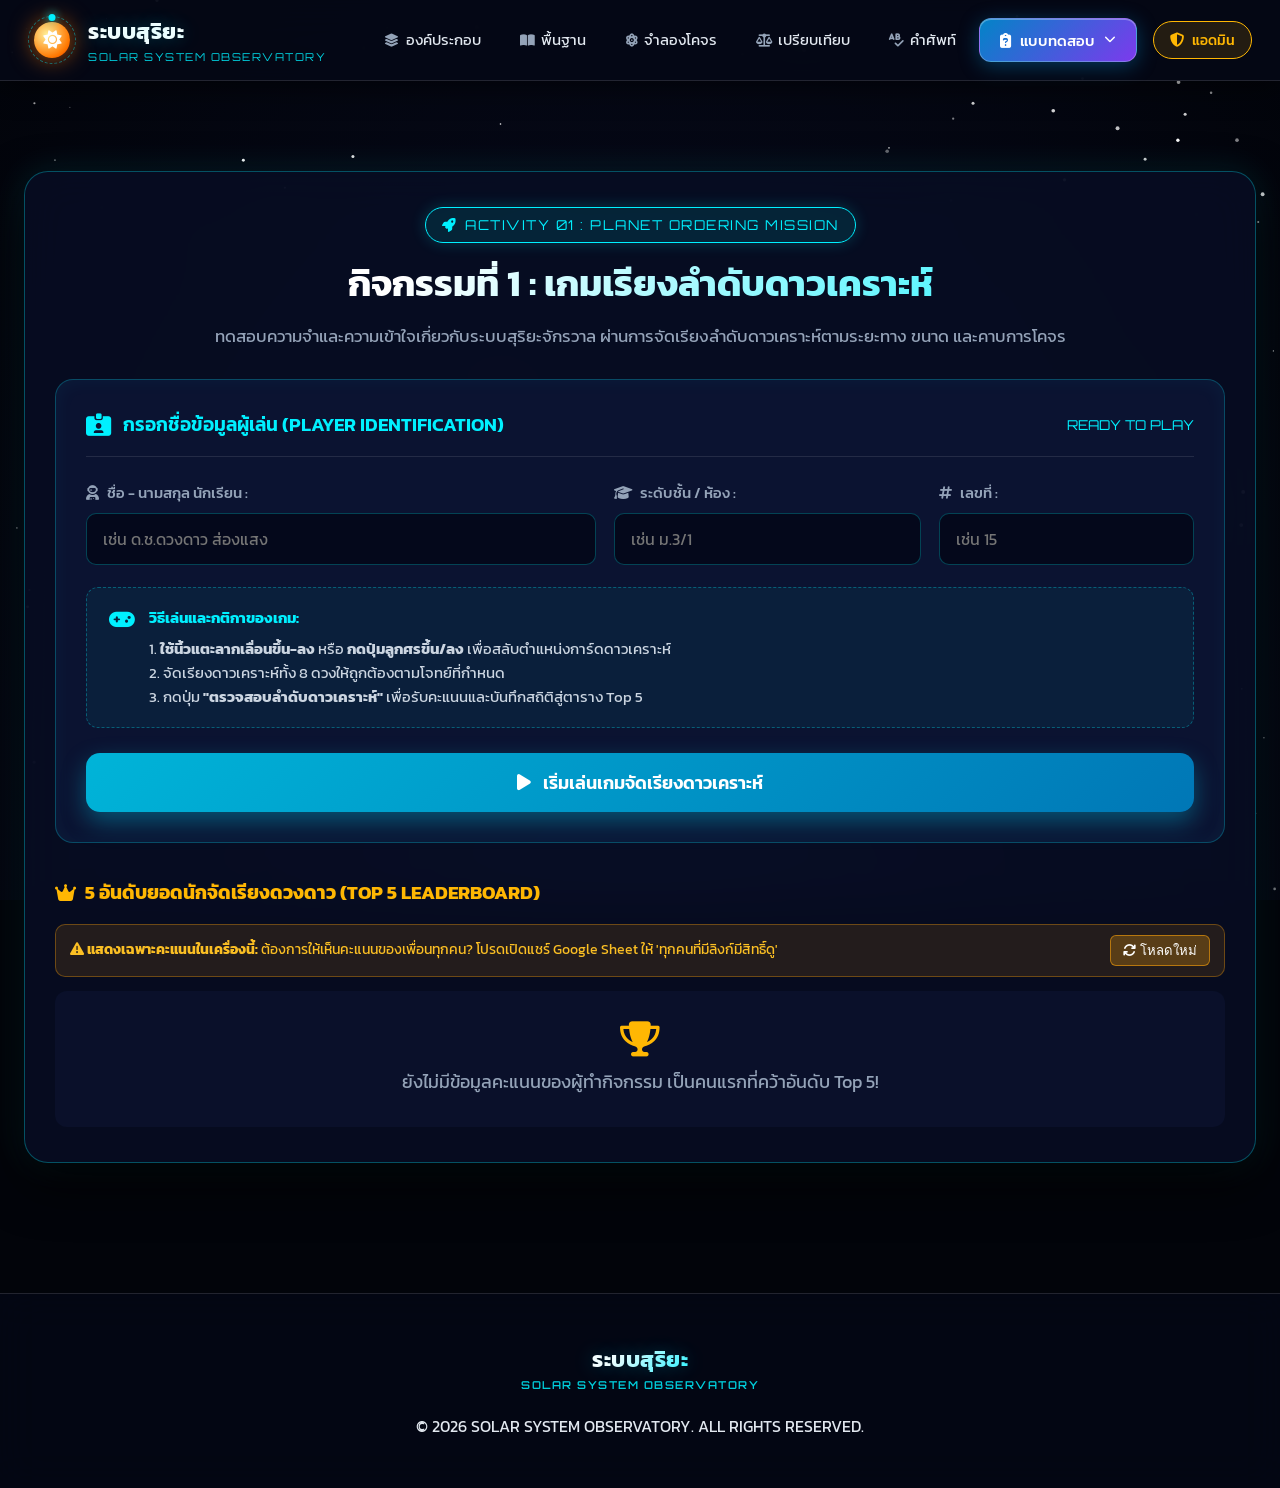
<file: 3.html>
﻿<!DOCTYPE html>
<html lang="th">
<head>
  <meta charset="UTF-8">
  <meta name="viewport" content="width=device-width, initial-scale=1.0, viewport-fit=cover">
  <title>กิจกรรมที่ 1: เรียงลำดับดาวเคราะห์และระบบสุริยะ - ห้องเรียนระบบสุริยะ</title>
  <!-- Google Fonts: Kanit & Orbitron -->
  <link rel="preconnect" href="https://fonts.googleapis.com">
  <link rel="preconnect" href="https://fonts.gstatic.com" crossorigin>
  <link href="https://fonts.googleapis.com/css2?family=Kanit:ital,wght@0,300;0,400;0,500;0,600;0,700&family=Orbitron:wght@500;700;900&display=swap" rel="stylesheet">
  <!-- Font Awesome Icons -->
  <link rel="stylesheet" href="https://cdnjs.cloudflare.com/ajax/libs/font-awesome/6.5.1/css/all.min.css">
  <!-- Main Stylesheet -->
  <link rel="stylesheet" href="style.css?v=20">

  <style>
    /* ============================================================
       Styles for Planet Ordering Game & Player Registration (3.html)
       ============================================================ */
    :root {
      --reorder-cyan: #00f0ff;
      --reorder-gold: #ffb703;
      --reorder-success: #10b981;
      --reorder-danger: #ef4444;
      --card-bg: rgba(11, 19, 43, 0.75);
      --card-border: rgba(0, 240, 255, 0.2);
    }

    body {
      min-height: 100vh;
      color: #e2e8f0;
      background: #02040a;
      overflow-x: hidden;
      touch-action: pan-y;
    }

    #space-canvas {
      position: fixed;
      top: 0;
      left: 0;
      width: 100%;
      height: 100%;
      z-index: 1;
      pointer-events: none;
    }

    .game-page-container {
      width: 100%;
      max-width: 100%;
      margin: 90px auto 40px;
      padding: 0 24px;
      position: relative;
      z-index: 10;
      box-sizing: border-box;
    }

    .glass-box {
      background: rgba(8, 14, 36, 0.85);
      backdrop-filter: blur(20px);
      -webkit-backdrop-filter: blur(20px);
      border: 1px solid rgba(0, 240, 255, 0.3);
      border-radius: 24px;
      padding: 35px 30px;
      box-shadow: 0 20px 50px rgba(0, 0, 0, 0.8), 0 0 35px rgba(0, 240, 255, 0.12);
      position: relative;
      margin-bottom: 30px;
      min-height: calc(100vh - 150px);
      width: 100%;
      box-sizing: border-box;
    }

    /* Hero Header */
    .game-hero-header {
      text-align: center;
      margin-bottom: 28px;
    }

    .game-badge-tag {
      display: inline-flex;
      align-items: center;
      gap: 8px;
      padding: 6px 16px;
      background: rgba(0, 240, 255, 0.1);
      border: 1px solid var(--reorder-cyan);
      border-radius: 50px;
      color: var(--reorder-cyan);
      font-size: 0.85rem;
      font-family: var(--font-hud);
      letter-spacing: 1.5px;
      text-transform: uppercase;
      margin-bottom: 12px;
      box-shadow: 0 0 15px rgba(0, 240, 255, 0.2);
    }

    .game-main-title {
      font-size: clamp(1.6rem, 3.8vw, 2.3rem);
      font-weight: 700;
      background: linear-gradient(135deg, #ffffff 30%, var(--reorder-cyan) 100%);
      -webkit-background-clip: text;
      -webkit-text-fill-color: transparent;
      margin-bottom: 10px;
    }

    .game-sub-desc {
      color: var(--text-muted);
      font-size: 1.05rem;
      max-width: 900px;
      margin: 0 auto;
      line-height: 1.6;
    }

    /* Player Register Card */
    .user-register-card {
      background: rgba(14, 22, 54, 0.85);
      border: 1px solid rgba(0, 240, 255, 0.25);
      border-radius: 18px;
      padding: 30px;
      margin: 25px 0;
      box-shadow: inset 0 0 20px rgba(0, 240, 255, 0.05);
      width: 100%;
      box-sizing: border-box;
    }

    .id-badge-header {
      display: flex;
      align-items: center;
      justify-content: space-between;
      border-bottom: 1px solid rgba(255, 255, 255, 0.1);
      padding-bottom: 15px;
      margin-bottom: 25px;
    }

    .id-badge-title {
      display: flex;
      align-items: center;
      gap: 12px;
      font-size: 1.2rem;
      font-weight: 600;
      color: var(--reorder-cyan);
    }

    .id-badge-title i {
      font-size: 1.4rem;
    }

    .form-grid {
      display: grid;
      grid-template-columns: 2fr 1.2fr 1fr;
      gap: 18px;
    }

    @media (max-width: 768px) {
      .form-grid {
        grid-template-columns: 1fr;
      }
    }

    .form-group {
      display: flex;
      flex-direction: column;
      gap: 8px;
    }

    .form-group label {
      font-size: 0.92rem;
      color: #94a3b8;
      font-weight: 500;
      display: flex;
      align-items: center;
      gap: 8px;
    }

    .form-input {
      background: rgba(4, 8, 24, 0.85);
      border: 1px solid rgba(0, 240, 255, 0.25);
      border-radius: 10px;
      padding: 13px 16px;
      color: #fff;
      font-family: var(--font-main);
      font-size: 1rem;
      outline: none;
      transition: all 0.3s ease;
    }

    .form-input:focus {
      border-color: var(--reorder-cyan);
      box-shadow: 0 0 15px rgba(0, 240, 255, 0.3);
      background: rgba(6, 12, 34, 0.95);
    }

    /* Rules box */
    .rules-box {
      background: rgba(0, 240, 255, 0.05);
      border: 1px dashed rgba(0, 240, 255, 0.3);
      border-radius: 12px;
      padding: 18px 22px;
      margin: 22px 0 25px;
      display: flex;
      align-items: flex-start;
      gap: 14px;
      font-size: 0.95rem;
      line-height: 1.6;
      color: #cbd5e1;
    }

    .rules-box i {
      font-size: 1.3rem;
      color: var(--reorder-cyan);
      margin-top: 3px;
    }

    /* Primary Action Button */
    .btn-cosmic-primary {
      display: inline-flex;
      align-items: center;
      justify-content: center;
      gap: 12px;
      width: 100%;
      padding: 16px 30px;
      background: linear-gradient(135deg, #00b4d8 0%, #0077b6 100%);
      color: #fff;
      border: none;
      border-radius: 14px;
      font-family: var(--font-main);
      font-size: 1.15rem;
      font-weight: 600;
      cursor: pointer;
      box-shadow: 0 10px 25px rgba(0, 180, 216, 0.4);
      transition: all 0.3s ease;
      text-decoration: none;
    }

    .btn-cosmic-primary:hover {
      background: linear-gradient(135deg, #00f0ff 0%, #0096c7 100%);
      transform: translateY(-2px);
      box-shadow: 0 15px 35px rgba(0, 240, 255, 0.5);
      color: #02040a;
    }

    /* Pilot Current Status Strip in Game Screen */
    .cadet-info-strip {
      display: flex;
      justify-content: space-between;
      align-items: center;
      background: rgba(4, 9, 26, 0.85);
      border: 1px solid rgba(0, 240, 255, 0.3);
      border-radius: 14px;
      padding: 12px 20px;
      margin-bottom: 22px;
      font-size: 0.95rem;
      flex-wrap: wrap;
      gap: 10px;
    }

    .btn-edit-user {
      background: none;
      border: 1px solid rgba(255, 255, 255, 0.2);
      color: #94a3b8;
      border-radius: 6px;
      padding: 4px 10px;
      font-size: 0.82rem;
      cursor: pointer;
      font-family: var(--font-main);
      transition: all 0.2s;
    }
    .btn-edit-user:hover {
      color: var(--reorder-cyan);
      border-color: var(--reorder-cyan);
    }

    /* Game Header Title Area (ตรงตามภาพ UI ของผู้ใช้) */
    .game-header-area {
      margin-bottom: 25px;
    }

    .game-title-flex {
      display: flex;
      align-items: center;
      gap: 12px;
      margin-bottom: 8px;
    }

    .game-title-icon {
      color: var(--reorder-cyan);
      font-size: 1.45rem;
    }

    .game-play-title {
      font-size: clamp(1.35rem, 3.5vw, 1.8rem);
      font-weight: 700;
      color: #ffffff;
      margin: 0;
      letter-spacing: 0.5px;
    }

    .game-instruction-text {
      color: #94a3b8;
      font-size: 0.98rem;
      line-height: 1.6;
      margin: 0;
    }

    .game-instruction-text b {
      color: var(--reorder-cyan);
    }

    /* Stage Selector Chips */
    .stage-selector-bar {
      display: flex;
      gap: 10px;
      margin: 20px 0 25px;
      overflow-x: auto;
      padding-bottom: 6px;
      scrollbar-width: thin;
    }

    .stage-chip-btn {
      background: rgba(14, 22, 54, 0.8);
      border: 1px solid rgba(255, 255, 255, 0.15);
      border-radius: 30px;
      padding: 8px 18px;
      color: #cbd5e1;
      font-family: var(--font-main);
      font-size: 0.9rem;
      cursor: pointer;
      display: inline-flex;
      align-items: center;
      gap: 8px;
      white-space: nowrap;
      transition: all 0.2s ease;
    }

    .stage-chip-btn:hover {
      border-color: var(--reorder-cyan);
      color: #fff;
    }

    .stage-chip-btn.active {
      background: rgba(0, 240, 255, 0.15);
      border-color: var(--reorder-cyan);
      color: var(--reorder-cyan);
      font-weight: 600;
      box-shadow: 0 0 15px rgba(0, 240, 255, 0.3);
    }

    /* Order List Container */
    .order-list-wrapper {
      display: flex;
      flex-direction: column;
      gap: 10px;
      margin-bottom: 28px;
      position: relative;
    }

    /* Single Order Item Card (ดีไซน์ตรงตามภาพที่ผู้ใช้ส่งมา) */
    .order-item-card {
      display: flex;
      align-items: center;
      justify-content: space-between;
      background: rgba(10, 16, 40, 0.85);
      border: 1px solid rgba(255, 255, 255, 0.12);
      border-radius: 14px;
      padding: 14px 18px;
      transition: transform 0.2s cubic-bezier(0.2, 0, 0, 1), background-color 0.2s, border-color 0.2s, box-shadow 0.2s;
      cursor: grab;
      user-select: none;
      -webkit-user-select: none;
      touch-action: pan-y;
      -webkit-tap-highlight-color: transparent;
      position: relative;
    }

    .order-item-card:hover {
      background: rgba(16, 26, 65, 0.95);
      border-color: rgba(0, 240, 255, 0.4);
      box-shadow: 0 5px 20px rgba(0, 0, 0, 0.4);
    }

    .order-item-card.dragging {
      opacity: 0.92;
      background: rgba(22, 36, 90, 0.95);
      border-color: var(--reorder-cyan);
      box-shadow: 0 15px 35px rgba(0, 240, 255, 0.45);
      transform: scale(1.02);
      cursor: grabbing;
      z-index: 1000;
    }

    .order-item-card.correct-item {
      border-color: rgba(16, 185, 129, 0.7);
      background: rgba(16, 185, 129, 0.12);
      box-shadow: 0 0 15px rgba(16, 185, 129, 0.2);
    }

    .order-item-card.wrong-item {
      border-color: rgba(239, 68, 68, 0.6);
      background: rgba(239, 68, 68, 0.1);
    }

    /* Left Group: Number & Dot & Name */
    .order-left-group {
      display: flex;
      align-items: center;
      gap: 16px;
      flex: 1;
    }

    .order-number-box {
      width: 36px;
      height: 36px;
      border-radius: 8px;
      background: rgba(255, 255, 255, 0.06);
      border: 1px solid rgba(255, 255, 255, 0.1);
      display: flex;
      align-items: center;
      justify-content: center;
      font-family: var(--font-hud);
      font-weight: 700;
      color: #94a3b8;
      font-size: 1.05rem;
      flex-shrink: 0;
      transition: all 0.2s;
    }

    .order-item-card:hover .order-number-box {
      color: #fff;
      border-color: var(--reorder-cyan);
    }

    /* Glowing Planet Dot (ตรงตามภาพ UI) */
    .planet-glow-dot {
      width: 18px;
      height: 18px;
      border-radius: 50%;
      flex-shrink: 0;
      position: relative;
      box-shadow: 0 0 12px var(--dot-glow, rgba(0, 240, 255, 0.8));
      background: var(--dot-color, #00f0ff);
    }

    .planet-main-name {
      font-size: 1.15rem;
      font-weight: 600;
      color: #ffffff;
    }

    /* Right Group: Arrow Control Buttons (ตรงตามภาพ UI) */
    .order-right-controls {
      display: flex;
      align-items: center;
      gap: 4px;
      background: rgba(0, 0, 0, 0.35);
      border: 1px solid rgba(255, 255, 255, 0.1);
      border-radius: 8px;
      padding: 3px;
    }

    .arrow-btn {
      width: 36px;
      height: 36px;
      border-radius: 8px;
      background: rgba(255, 255, 255, 0.06);
      border: 1px solid rgba(255, 255, 255, 0.1);
      color: #94a3b8;
      font-size: 0.95rem;
      cursor: pointer;
      display: flex;
      align-items: center;
      justify-content: center;
      transition: all 0.15s ease;
      touch-action: manipulation;
      -webkit-tap-highlight-color: transparent;
    }

    .arrow-btn:hover {
      background: var(--reorder-cyan);
      color: #02040a;
      box-shadow: 0 0 10px rgba(0, 240, 255, 0.5);
    }

    .arrow-btn:active {
      transform: scale(0.92);
      background: var(--reorder-cyan);
      color: #02040a;
    }

    .arrow-btn:disabled {
      opacity: 0.25;
      cursor: not-allowed;
      pointer-events: none;
    }

    .drag-handle-touch {
      color: #64748b;
      font-size: 1.25rem;
      padding: 10px 14px;
      margin: -10px -6px -10px -10px;
      cursor: grab;
      display: inline-flex;
      align-items: center;
      justify-content: center;
      touch-action: none;
      -webkit-touch-callout: none;
      -webkit-user-select: none;
      user-select: none;
      border-radius: 8px;
      transition: color 0.2s, background 0.2s;
    }

    .drag-handle-touch:hover, .drag-handle-touch:active {
      color: var(--reorder-cyan);
      background: rgba(0, 240, 255, 0.12);
    }

    /* Game Bottom Bar */
    .game-footer-bar {
      display: flex;
      align-items: center;
      justify-content: space-between;
      gap: 15px;
      flex-wrap: wrap;
      margin-top: 25px;
      padding-top: 20px;
      border-top: 1px solid rgba(255, 255, 255, 0.1);
    }

    .btn-game-submit {
      background: linear-gradient(135deg, #00f0ff 0%, #0077b6 100%);
      color: #02040a;
      font-weight: 700;
      font-size: 1.12rem;
      padding: 14px 34px;
      border: none;
      border-radius: 12px;
      cursor: pointer;
      display: inline-flex;
      align-items: center;
      gap: 10px;
      box-shadow: 0 10px 25px rgba(0, 240, 255, 0.35);
      transition: all 0.25s ease;
    }

    .btn-game-submit:hover {
      background: linear-gradient(135deg, #38bdf8 0%, #00f0ff 100%);
      transform: translateY(-2px);
      box-shadow: 0 15px 35px rgba(0, 240, 255, 0.55);
    }

    /* Feedback Modal / Alert */
    .game-result-box {
      display: none;
      background: rgba(6, 12, 35, 0.95);
      border: 1px solid var(--reorder-cyan);
      border-radius: 20px;
      padding: 30px;
      margin-top: 25px;
      text-align: center;
      box-shadow: 0 0 40px rgba(0, 240, 255, 0.2);
    }

    .game-result-box.show {
      display: block;
      animation: fadeIn 0.3s ease;
    }

    @keyframes fadeIn {
      from { opacity: 0; transform: translateY(10px); }
      to { opacity: 1; transform: translateY(0); }
    }

    /* Admin Navbar Button (ตรงตามหน้า 1.html และ 2.html) */
    .admin-nav-btn {
      display: inline-flex;
      align-items: center;
      gap: 8px;
      background: rgba(255, 183, 3, 0.12);
      border: 1px solid var(--neon-gold);
      color: var(--neon-gold);
      padding: 7px 16px;
      border-radius: 30px;
      font-size: 0.9rem;
      cursor: pointer;
      font-family: var(--font-main);
      transition: all 0.2s ease;
      margin-left: 10px;
    }

    .admin-nav-btn:hover {
      background: var(--neon-gold);
      color: #02040a;
      box-shadow: 0 0 15px rgba(255, 183, 3, 0.4);
    }

    /* แผงควบคุมแอดมิน (Admin Portal Modal) - สไตล์มาตรฐานเดียวกับหน้า 1.html และ 2.html */
    .admin-modal-overlay {
      position: fixed;
      top: 0;
      left: 0;
      width: 100vw;
      height: 100vh;
      background: rgba(2, 4, 10, 0.85);
      backdrop-filter: blur(12px);
      -webkit-backdrop-filter: blur(12px);
      z-index: 1000;
      display: flex;
      align-items: center;
      justify-content: center;
      padding: 20px;
      opacity: 0;
      visibility: hidden;
      transition: all 0.3s ease;
    }

    .admin-modal-overlay.active {
      opacity: 1;
      visibility: visible;
    }

    .admin-modal-box {
      background: #0a112c;
      border: 1px solid var(--neon-cyan, #00f0ff);
      border-radius: 20px;
      width: 100%;
      max-width: 950px;
      max-height: 90vh;
      display: flex;
      flex-direction: column;
      box-shadow: 0 20px 60px rgba(0, 0, 0, 0.8), 0 0 40px rgba(0, 240, 255, 0.25);
      overflow: hidden;
    }

    .admin-modal-header {
      padding: 20px 25px;
      border-bottom: 1px solid rgba(255, 255, 255, 0.1);
      display: flex;
      justify-content: space-between;
      align-items: center;
      background: rgba(14, 24, 60, 0.8);
    }

    .admin-modal-header h3 {
      font-size: 1.3rem;
      color: var(--neon-cyan, #00f0ff);
      display: flex;
      align-items: center;
      gap: 10px;
      margin: 0;
    }

    .admin-modal-close {
      background: none;
      border: none;
      color: var(--text-muted, #94a3b8);
      font-size: 1.5rem;
      cursor: pointer;
      transition: color 0.2s;
    }

    .admin-modal-close:hover {
      color: #ff453a;
    }

    .admin-modal-body {
      padding: 25px;
      overflow-y: auto;
      flex: 1;
    }

    .admin-stats-row {
      display: grid;
      grid-template-columns: repeat(auto-fit, minmax(180px, 1fr));
      gap: 15px;
      margin-bottom: 25px;
    }

    .stat-mini-card {
      background: rgba(16, 26, 65, 0.7);
      border: 1px solid rgba(255, 255, 255, 0.08);
      border-radius: 12px;
      padding: 16px;
      text-align: center;
    }

    .stat-mini-card .val {
      font-family: var(--font-hud, 'Orbitron', sans-serif);
      font-size: 1.8rem;
      font-weight: 700;
      color: var(--neon-cyan, #00f0ff);
      margin-top: 5px;
    }

    .stat-mini-card .label {
      font-size: 0.85rem;
      color: var(--text-muted, #94a3b8);
    }

    .admin-controls-bar {
      display: flex;
      justify-content: space-between;
      align-items: center;
      gap: 15px;
      margin-bottom: 20px;
      flex-wrap: wrap;
    }

    .admin-search-input {
      background: rgba(4, 8, 24, 0.8);
      border: 1px solid rgba(255, 255, 255, 0.15);
      border-radius: 8px;
      padding: 10px 14px;
      color: #fff;
      font-family: var(--font-main, sans-serif);
      width: 250px;
      outline: none;
    }

    .admin-search-input:focus {
      border-color: var(--neon-cyan, #00f0ff);
    }

    .btn-admin-action {
      display: inline-flex;
      align-items: center;
      gap: 8px;
      padding: 9px 16px;
      border-radius: 8px;
      border: none;
      cursor: pointer;
      font-family: var(--font-main, sans-serif);
      font-size: 0.9rem;
      font-weight: 500;
      transition: all 0.2s;
    }

    .btn-export-csv {
      background: #10b981;
      color: #fff;
    }

    .btn-export-csv:hover {
      background: #059669;
    }

    .btn-danger-clear {
      background: rgba(239, 68, 68, 0.2);
      border: 1px solid #ef4444;
      color: #fca5a5;
    }

    .btn-danger-clear:hover {
      background: #ef4444;
      color: #fff;
    }

    .admin-table {
      width: 100%;
      border-collapse: collapse;
    }

    .admin-table th, .admin-table td {
      padding: 12px 14px;
      border-bottom: 1px solid rgba(255, 255, 255, 0.08);
      font-size: 0.92rem;
      text-align: left;
    }

    .admin-table th {
      background: rgba(14, 24, 60, 0.9);
      color: var(--neon-cyan, #00f0ff);
      font-family: var(--font-hud, 'Orbitron', sans-serif);
      font-size: 0.82rem;
    }

    /* Mobile & Tablet Responsiveness for 3.html */
    @media (max-width: 768px) {
      .game-page-container {
        padding: 0 max(12px, env(safe-area-inset-left, 0px)) calc(30px + env(safe-area-inset-bottom, 0px)) max(12px, env(safe-area-inset-right, 0px));
        margin-top: calc(75px + env(safe-area-inset-top, 0px));
        width: 100%;
        max-width: 100%;
        box-sizing: border-box;
      }
      .glass-box {
        padding: 20px 12px;
        border-radius: 18px;
        margin-bottom: 20px;
        min-height: auto;
      }
      .game-main-title {
        font-size: clamp(1.4rem, 5vw, 1.9rem);
      }
      .user-register-card {
        padding: 18px 12px;
      }
      .stage-selector-bar {
        gap: 6px;
        overflow-x: auto;
        -webkit-overflow-scrolling: touch;
        padding-bottom: 4px;
      }
      .stage-chip-btn {
        padding: 8px 14px;
        font-size: 0.85rem;
        min-height: 44px;
        touch-action: manipulation;
        white-space: nowrap;
      }
      .order-item-card {
        padding: 12px 10px;
      }
      .order-left-group {
        gap: 10px;
      }
      .planet-main-name {
        font-size: 1.05rem;
      }
      .order-right-controls {
        gap: 6px;
        padding: 4px;
      }
      .arrow-btn {
        width: 44px;
        height: 44px;
        font-size: 1.15rem;
        touch-action: manipulation;
      }
      .game-footer-bar {
        flex-direction: column;
        align-items: stretch;
        gap: 12px;
      }
      .btn-game-submit {
        width: 100%;
        justify-content: center;
        min-height: 50px;
        font-size: 1.1rem;
        touch-action: manipulation;
      }
      .admin-modal-box {
        padding: 16px 10px;
        max-width: 96vw;
        max-height: 90vh;
      }
      .form-control, .admin-search-input {
        font-size: 16px !important;
        min-height: 44px;
      }
      .leaderboard-table-responsive {
        width: 100%;
        overflow-x: auto;
        -webkit-overflow-scrolling: touch;
      }
    }

    /* สไตล์ตาราง 5 อันดับแรก (Top 5 Leaderboard) */
    .top5-table {
      width: 100%;
      border-collapse: separate;
      border-spacing: 0 8px;
    }

    .top5-table th {
      padding: 12px 18px;
      text-align: left;
      font-family: var(--font-hud, 'Orbitron', sans-serif);
      font-size: 1.05rem;
      color: var(--text-muted, #94a3b8);
      letter-spacing: 1px;
      text-transform: uppercase;
      border-bottom: 1px solid rgba(255, 255, 255, 0.1);
    }

    .top5-row {
      background: rgba(14, 22, 54, 0.7);
      border: 1px solid rgba(255, 255, 255, 0.08);
      border-radius: 12px;
      transition: all 0.2s ease;
    }

    .top5-row:hover {
      background: rgba(20, 32, 75, 0.9);
      transform: translateY(-2px);
      box-shadow: 0 5px 15px rgba(0, 0, 0, 0.3);
    }

    .top5-row td {
      padding: 16px 18px;
      color: var(--text-bright, #f8fafc);
      font-size: 1.15rem;
    }

    .top5-row td:first-child {
      border-top-left-radius: 12px;
      border-bottom-left-radius: 12px;
    }

    .top5-row td:last-child {
      border-top-right-radius: 12px;
      border-bottom-right-radius: 12px;
    }

    .rank-badge {
      display: inline-flex;
      align-items: center;
      justify-content: center;
      width: 38px;
      height: 38px;
      border-radius: 50%;
      font-family: var(--font-hud, 'Orbitron', sans-serif);
      font-weight: 700;
      font-size: 1.15rem;
    }

    .rank-1 { background: linear-gradient(135deg, #ffd700, #b8860b); color: #000; box-shadow: 0 0 12px rgba(255, 215, 0, 0.6); }
    .rank-2 { background: linear-gradient(135deg, #e0e0e0, #9e9e9e); color: #000; box-shadow: 0 0 10px rgba(224, 224, 224, 0.5); }
    .rank-3 { background: linear-gradient(135deg, #cd7f32, #8b4513); color: #fff; box-shadow: 0 0 10px rgba(205, 127, 50, 0.5); }
    .rank-other { background: rgba(255, 255, 255, 0.1); color: var(--text-muted, #94a3b8); }

    .score-badge-pill {
      font-family: var(--font-hud, 'Orbitron', sans-serif);
      font-weight: 700;
      font-size: 1.1rem;
      color: var(--reorder-cyan, #00f0ff);
      background: rgba(0, 240, 255, 0.12);
      padding: 6px 16px;
      border-radius: 20px;
      border: 1px solid rgba(0, 240, 255, 0.35);
      display: inline-block;
      white-space: nowrap;
    }

    /* สไตล์ปุ่มภารกิจที่ถูกล็อก (Locked) และผ่านแล้ว (Completed) */
    .stage-chip-btn.locked {
      background: rgba(8, 14, 30, 0.5) !important;
      border-color: rgba(255, 255, 255, 0.08) !important;
      color: #64748b !important;
      cursor: not-allowed !important;
      opacity: 0.65;
    }

    .stage-chip-btn.locked:hover {
      border-color: rgba(239, 68, 68, 0.5) !important;
      color: #fca5a5 !important;
    }

    .stage-chip-btn.completed {
      border-color: rgba(16, 185, 129, 0.6);
      background: rgba(16, 185, 129, 0.12);
      color: #34d399;
    }

    .stage-chip-btn.completed.active {
      border-color: var(--reorder-cyan);
      background: rgba(0, 240, 255, 0.2);
      color: #fff;
      box-shadow: 0 0 15px rgba(0, 240, 255, 0.4);
    }

    /* กล่องแจ้งเตือนเมื่อกดภารกิจที่ยังล็อกอยู่ */
    .stage-lock-notice {
      display: none;
      align-items: center;
      gap: 12px;
      padding: 12px 18px;
      background: rgba(239, 68, 68, 0.15);
      border: 1px solid rgba(239, 68, 68, 0.5);
      border-radius: 12px;
      color: #fecaca;
      font-size: 0.95rem;
      margin-bottom: 20px;
      animation: shakeLock 0.35s ease;
      box-shadow: 0 4px 15px rgba(239, 68, 68, 0.2);
    }

    @keyframes shakeLock {
      0%, 100% { transform: translateX(0); }
      20% { transform: translateX(-8px); }
      40% { transform: translateX(8px); }
      60% { transform: translateX(-5px); }
      80% { transform: translateX(5px); }
    }

    /* แผงแสดงคะแนนรวม (Total Score Screen) */
    .score-banner-card {
      text-align: center;
      background: radial-gradient(circle at center, rgba(0, 240, 255, 0.16) 0%, rgba(10, 16, 42, 0.9) 75%);
      border: 1px solid var(--reorder-cyan);
      border-radius: 20px;
      padding: 35px 20px;
      margin-bottom: 30px;
      box-shadow: 0 0 45px rgba(0, 240, 255, 0.25);
    }

    .score-circle {
      width: 160px;
      height: 160px;
      border-radius: 50%;
      border: 4px solid var(--reorder-cyan);
      box-shadow: 0 0 35px rgba(0, 240, 255, 0.5), inset 0 0 25px rgba(0, 240, 255, 0.3);
      display: flex;
      flex-direction: column;
      align-items: center;
      justify-content: center;
      margin: 0 auto 20px;
      background: rgba(2, 4, 12, 0.7);
    }

    .score-number {
      font-family: var(--font-hud, 'Orbitron', sans-serif);
      font-size: 3.4rem;
      font-weight: 900;
      color: #fff;
      line-height: 1;
      text-shadow: 0 0 18px var(--reorder-cyan);
    }

    .score-total {
      font-family: var(--font-hud, 'Orbitron', sans-serif);
      font-size: 0.95rem;
      color: var(--reorder-cyan);
      margin-top: 5px;
    }

    .student-result-details {
      display: flex;
      justify-content: center;
      gap: 15px;
      margin: 18px 0;
      flex-wrap: wrap;
    }

    .student-result-pill {
      background: rgba(255, 255, 255, 0.08);
      padding: 7px 18px;
      border-radius: 20px;
      font-size: 0.95rem;
      color: #f1f5f9;
      border: 1px solid rgba(255, 255, 255, 0.12);
    }

    .mission-summary-grid {
      display: grid;
      grid-template-columns: repeat(auto-fit, minmax(250px, 1fr));
      gap: 16px;
      margin: 25px 0;
    }

    .mission-summary-card {
      background: rgba(14, 22, 54, 0.85);
      border: 1px solid rgba(16, 185, 129, 0.4);
      border-radius: 14px;
      padding: 20px;
      display: flex;
      flex-direction: column;
      gap: 10px;
      box-shadow: 0 4px 15px rgba(0, 0, 0, 0.3);
    }

    .mission-summary-card .m-title {
      font-weight: 600;
      color: #ffffff;
      font-size: 1.05rem;
      display: flex;
      align-items: center;
      gap: 10px;
    }

    .mission-summary-card .m-status {
      font-size: 0.92rem;
      color: #34d399;
      display: flex;
      align-items: center;
      gap: 8px;
    }

    .mission-summary-card .m-score {
      font-family: var(--font-hud, 'Orbitron', sans-serif);
      font-size: 1.25rem;
      font-weight: 700;
      color: var(--reorder-gold, #ffb703);
    }

    /* ไฮไลท์แถวคะแนนของผู้เล่นปัจจุบันใน Top 5 */
    .top5-row.my-score-row {
      border: 1.5px solid var(--reorder-cyan) !important;
      background: rgba(0, 240, 255, 0.18) !important;
      box-shadow: 0 0 20px rgba(0, 240, 255, 0.35) !important;
    }
  </style>
</head>
<body>
  <!-- Canvas แสดงดวงดาว 3 มิติ -->
  <canvas id="space-canvas"></canvas>

  <!-- แสงบรรยากาศอวกาศ -->
  <div class="cosmic-aura aura-1"></div>
  <div class="cosmic-aura aura-2"></div>
  <div class="cosmic-aura aura-3"></div>

  <!-- แถบนำทาง (Navbar) -->
  <header class="header">
    <nav class="navbar" id="navbar">
      <a href="index.html" class="brand">
        <div class="brand-orbit-ring">
          <div class="brand-planet-dot"></div>
          <div class="brand-icon">
            <i class="fa-solid fa-sun"></i>
          </div>
        </div>
        <div class="brand-text">
          <span class="brand-main">ระบบสุริยะ</span>
          <span class="brand-sub">SOLAR SYSTEM OBSERVATORY</span>
        </div>
      </a>

      <!-- ปุ่มเปิดปิดเมนูสำหรับมือถือ -->
      <button class="mobile-toggle" id="mobileToggle" aria-label="เมนู">
        <i class="fa-solid fa-bars"></i>
      </button>

      <!-- เมนูนำทาง -->
      <div class="nav-menu" id="navMenu">
        <ul class="nav-list">
          <li class="nav-item">
            <a href="index.html" class="nav-link">
              <i class="fa-solid fa-layer-group"></i> องค์ประกอบ
            </a>
          </li>
          <li class="nav-item">
            <a href="a.html" class="nav-link">
              <i class="fa-solid fa-book-open"></i> พื้นฐาน
            </a>
          </li>
          <li class="nav-item">
            <a href="b.html" class="nav-link">
              <i class="fa-solid fa-atom"></i> จำลองโคจร
            </a>
          </li>
          <li class="nav-item">
            <a href="c.html" class="nav-link">
              <i class="fa-solid fa-scale-balanced"></i> เปรียบเทียบ
            </a>
          </li>
          <li class="nav-item">
            <a href="d.html" class="nav-link">
              <i class="fa-solid fa-spell-check"></i> คำศัพท์
            </a>
          </li>
          <!-- ขวาสุด: เมนูดรอปดาวน์ แบบทดสอบ -->
          <li class="nav-item dropdown" id="quizDropdown">
            <button class="dropdown-trigger" id="dropdownTrigger" aria-expanded="false">
              <i class="fa-solid fa-clipboard-question"></i> แบบทดสอบ
              <i class="fa-solid fa-chevron-down arrow-icon"></i>
            </button>
            <ul class="dropdown-menu" id="dropdownMenu">
              <li>
                <a href="1.html" class="dropdown-item" data-quiz="pre">
                  <span class="drop-badge">01</span>
                  <span class="drop-text">ก่อนเรียน</span>
                  <i class="fa-solid fa-arrow-right drop-arrow"></i>
                </a>
              </li>
              <li>
                <a href="2.html" class="dropdown-item" data-quiz="post">
                  <span class="drop-badge">02</span>
                  <span class="drop-text">หลังเรียน</span>
                  <i class="fa-solid fa-arrow-right drop-arrow"></i>
                </a>
              </li>
              <li>
                <a href="3.html" class="dropdown-item" data-quiz="act1">
                  <span class="drop-badge">03</span>
                  <span class="drop-text">กิจกรรม 1</span>
                  <i class="fa-solid fa-arrow-right drop-arrow"></i>
                </a>
              </li>
              <li>
                <a href="4.html" class="dropdown-item" data-quiz="act2">
                  <span class="drop-badge">04</span>
                  <span class="drop-text">กิจกรรม 2</span>
                  <i class="fa-solid fa-arrow-right drop-arrow"></i>
                </a>
              </li>
              <li class="dropdown-divider" style="margin: 6px 0; border-top: 1px solid rgba(255, 255, 255, 0.12);"></li>
              <li>
                <a href="javascript:void(0)" class="dropdown-item admin-dropdown-item" onclick="openAdminModal();">
                  <span class="drop-badge" style="background: rgba(0, 240, 255, 0.2);"><i class="fa-solid fa-shield-halved"></i></span>
                  <span class="drop-text" style="font-weight: 600; color: var(--neon-cyan);">ศูนย์แอดมิน (คะแนน 1-4)</span>
                  <i class="fa-solid fa-lock drop-arrow"></i>
                </a>
              </li>
            </ul>
          </li>
          <!-- ปุ่มศูนย์แอดมิน -->
          <li class="nav-item admin-nav-item">
            <button class="admin-nav-btn" id="openAdminNavBtn" onclick="openAdminModal();" title="ศูนย์ควบคุมแอดมิน / ดูคะแนน 1, 2, 3, 4 (Alt+A)">
              <i class="fa-solid fa-shield-halved"></i>
              <span>แอดมิน</span>
            </button>
          </li>
        </ul>
      </div>
    </nav>
  </header>

  <!-- เนื้อหาหลักเกมจัดเรียง -->
  <main class="game-page-container">

    <!-- ============================================================
         ขั้นตอนที่ 1: กรอกชื่อข้อมูลผู้เล่น (Cadet Registration Screen)
         ============================================================ -->
    <section id="stepRegister" class="glass-box">
      <div class="game-hero-header">
        <div class="game-badge-tag">
          <i class="fa-solid fa-rocket"></i> ACTIVITY 01 : PLANET ORDERING MISSION
        </div>
        <h1 class="game-main-title">กิจกรรมที่ 1 : เกมเรียงลำดับดาวเคราะห์</h1>
        <p class="game-sub-desc">
          ทดสอบความจำและความเข้าใจเกี่ยวกับระบบสุริยะจักรวาล 
          ผ่านการจัดเรียงลำดับดาวเคราะห์ตามระยะทาง ขนาด และคาบการโคจร
        </p>
      </div>

      <!-- กล่องฟอร์มกรอกชื่อข้อมูลผู้เล่น -->
      <div class="user-register-card">
        <div class="id-badge-header">
          <div class="id-badge-title">
            <i class="fa-solid fa-id-card-clip"></i>
            <span>กรอกชื่อข้อมูลผู้เล่น (PLAYER IDENTIFICATION)</span>
          </div>
          <span style="font-size: 0.85rem; color: var(--reorder-cyan); font-family: var(--font-hud);">READY TO PLAY</span>
        </div>

        <form id="playerRegisterForm">
          <div class="form-grid">
            <div class="form-group">
              <label for="playerNameInput"><i class="fa-solid fa-user-astronaut"></i> ชื่อ - นามสกุล นักเรียน :</label>
              <input type="text" id="playerNameInput" class="form-input" placeholder="เช่น ด.ช.ดวงดาว ส่องแสง" required autocomplete="name">
            </div>
            <div class="form-group">
              <label for="playerGradeInput"><i class="fa-solid fa-graduation-cap"></i> ระดับชั้น / ห้อง :</label>
              <input type="text" id="playerGradeInput" class="form-input" placeholder="เช่น ม.3/1" required autocomplete="off">
            </div>
            <div class="form-group">
              <label for="playerNoInput"><i class="fa-solid fa-hashtag"></i> เลขที่ :</label>
              <input type="number" id="playerNoInput" class="form-input" placeholder="เช่น 15" min="1" max="99" required autocomplete="off">
            </div>
          </div>

          <!-- กติกาการเล่น -->
          <div class="rules-box">
            <i class="fa-solid fa-gamepad"></i>
            <div>
              <strong style="color: var(--reorder-cyan);">วิธีเล่นและกติกาของเกม:</strong>
              <div style="margin-top: 6px;">
                1. <b>ใช้นิ้วแตะลากเลื่อนขึ้น-ลง</b> หรือ <b>กดปุ่มลูกศรขึ้น/ลง</b> เพื่อสลับตำแหน่งการ์ดดาวเคราะห์<br>
                2. จัดเรียงดาวเคราะห์ทั้ง 8 ดวงให้ถูกต้องตามโจทย์ที่กำหนด<br>
                3. กดปุ่ม <b>"ตรวจสอบลำดับดาวเคราะห์"</b> เพื่อรับคะแนนและบันทึกสถิติสู่ตาราง Top 5
              </div>
            </div>
          </div>

          <button type="submit" class="btn-cosmic-primary" id="btnStartGame">
            <i class="fa-solid fa-play"></i> เริ่มเล่นเกมจัดเรียงดาวเคราะห์
          </button>
        </form>
      </div>

      <!-- ตาราง 5 อันดับแรกหน้าลงทะเบียน -->
      <div style="margin-top: 35px;">
        <div style="display: flex; justify-content: space-between; align-items: center; margin-bottom: 15px;">
          <h3 style="color: var(--reorder-gold); font-size: 1.2rem; margin: 0; display: flex; align-items: center; gap: 8px;">
            <i class="fa-solid fa-crown"></i> 5 อันดับยอดนักจัดเรียงดวงดาว (TOP 5 LEADERBOARD)
          </h3>
        </div>
        <div id="frontLeaderboard"></div>
      </div>
    </section>

    <!-- ============================================================
         ขั้นตอนที่ 2: หน้าจอเล่นเกมจัดเรียงดาวเคราะห์ (Game Play Screen)
         ============================================================ -->
    <section id="stepGamePlay" class="glass-box" style="display: none;">

      <!-- แถบข้อมูลผู้เล่นที่กำลังเล่นอยู่ -->
      <div class="cadet-info-strip">
        <div style="display: flex; align-items: center; gap: 10px;">
          <i class="fa-solid fa-user-astronaut" style="color: var(--reorder-cyan); font-size: 1.2rem;"></i>
          <div>
            <span style="color: #94a3b8; font-size: 0.85rem;">ผู้เล่นปัจจุบัน:</span>
            <strong id="playerBadgeName" style="color: #fff; margin-left: 5px;">-</strong>
            <span id="playerBadgeDetails" style="color: var(--reorder-cyan); font-size: 0.88rem; margin-left: 8px;"></span>
          </div>
        </div>
        <div style="display: flex; align-items: center; gap: 15px; flex-wrap: wrap;">
          <div>
            <span style="color: #94a3b8;">ความคืบหน้า:</span>
            <b id="missionProgressText" style="color: var(--reorder-cyan); font-family: var(--font-hud); font-size: 1rem; margin-left: 5px;">ภารกิจ 1/3</b>
          </div>
          <div>
            <span style="color: #94a3b8;">คะแนนสะสม:</span>
            <b id="playerCurrentScore" style="color: var(--reorder-gold); font-family: var(--font-hud); font-size: 1.15rem; margin-left: 5px;">0 / 300</b>
          </div>
          <button type="button" class="btn-edit-user" id="btnChangePlayer" title="เปลี่ยนผู้เล่น">
            <i class="fa-solid fa-pen-to-square"></i> เปลี่ยนผู้เล่น
          </button>
        </div>
      </div>

      <!-- ส่วนหัวตามภาพ UI ของผู้ใช้ -->
      <div class="game-header-area">
        <div class="game-title-flex">
          <i class="fa-solid fa-layer-group game-title-icon"></i>
          <h2 class="game-play-title" id="stageMainTitle">ภารกิจที่ 1 : เรียงตามระยะห่างดวงอาทิตย์ (ใกล้สุด → ไกลสุด)</h2>
        </div>
        <p class="game-instruction-text" id="stageDescText">
          กดลูกศร <b>ขึ้น</b> หรือ <b>ลง</b> หรือ <b>ใช้นิ้วลากแตะเลื่อนจัดเรียง</b> เพื่อย้ายลำดับรายดาวเคราะห์ ให้เรียงตัวจากใกล้ดวงอาทิตย์ที่สุดไปหาไกลที่สุด (ดวงที่ 1 ถึง 8)
        </p>
      </div>

      <!-- แถบเลือกระดับโจทย์ความรู้ 3 ภารกิจ (ระยะทาง, ขนาด, คาบโคจร) -->
      <div class="stage-selector-bar" id="stageSelectorBar">
        <button type="button" class="stage-chip-btn active" data-stage="0" id="stageBtn0">
          <i class="fa-solid fa-arrows-left-right-to-line"></i> <span>ภารกิจ 1: เรียงตามระยะห่างดวงอาทิตย์ (ใกล้ → ไกล)</span>
        </button>
        <button type="button" class="stage-chip-btn locked" data-stage="1" id="stageBtn1">
          <i class="fa-solid fa-lock"></i> <span>ภารกิจ 2: เรียงตามขนาด (ล็อกอยู่)</span>
        </button>
        <button type="button" class="stage-chip-btn locked" data-stage="2" id="stageBtn2">
          <i class="fa-solid fa-lock"></i> <span>ภารกิจ 3: เรียงตามคาบการโคจร (ล็อกอยู่)</span>
        </button>
      </div>

      <!-- แถบแจ้งเตือนเมื่อกดภารกิจที่ยังล็อกอยู่ -->
      <div class="stage-lock-notice" id="stageLockNotice">
        <i class="fa-solid fa-triangle-exclamation" style="font-size: 1.2rem; color: #f87171;"></i>
        <span id="stageLockNoticeText">🔒 ต้องทำภารกิจที่ 1 ให้เสร็จก่อน จึงจะไปยังภารกิจที่ 2 ได้</span>
      </div>

      <!-- รายการจัดเรียง 8 อันดับ (ใช้นิ้วเลื่อน หรือกดลูกศรขึ้นลงได้) -->
      <div class="order-list-wrapper" id="orderListWrapper">
        <!-- รายการดาวเคราะห์จะถูกสร้างด้วย JavaScript -->
      </div>

      <!-- แถบปุ่มตรวจคำตอบ -->
      <div class="game-footer-bar" style="justify-content: center;">
        <button type="button" class="btn-game-submit" id="btnCheckAnswer" style="min-width: 280px; justify-content: center;">
          <i class="fa-solid fa-circle-check"></i> ตรวจสอบลำดับดาวเคราะห์
        </button>
      </div>

      <!-- ผลลัพธ์และสรุปสาระความรู้เมื่อตรวจเสร็จ -->
      <div class="game-result-box" id="gameResultBox">
        <div id="resultStatusIcon" style="font-size: 3rem; margin-bottom: 10px;">🌟</div>
        <h2 id="resultTitle" style="font-size: 1.8rem; margin: 0 0 10px; color: #fff;">ยอดเยี่ยมมาก! เรียงถูกต้องครบทั้ง 8 ลำดับ</h2>
        <p id="resultSubtitle" style="color: #cbd5e1; font-size: 1.05rem; max-width: 650px; margin: 0 auto 20px;"></p>
        
        <!-- แถบแสดงสถานะเชื่อมต่อ Google Sheet -->
        <div style="margin: 15px auto 20px; text-align: center;">
          <div id="sheetSyncStatus" style="display: inline-flex; align-items: center; gap: 8px; padding: 8px 22px; border-radius: 30px; background: rgba(5, 9, 28, 0.85); border: 1px solid rgba(0, 240, 255, 0.35); font-size: 0.92rem; color: #cbd5e1; box-shadow: 0 4px 15px rgba(0,0,0,0.3); transition: all 0.3s ease;">
            <i class="fa-solid fa-cloud-arrow-up" style="color: var(--reorder-cyan, #00f0ff);"></i>
            <span>พร้อมบันทึกคะแนนเข้าสู่ระบบ Google Sheet</span>
          </div>
        </div>

        <div style="background: rgba(14,22,54,0.6); border: 1px solid rgba(0,240,255,0.25); border-radius: 14px; padding: 18px; text-align: left; margin: 20px auto; max-width: 650px;" id="resultExplanationBox">
          <strong style="color: var(--reorder-cyan); display: flex; align-items: center; gap: 8px; margin-bottom: 8px;">
            <i class="fa-solid fa-book-open"></i> สาระน่ารู้ของภารกิจนี้:
          </strong>
          <div id="resultExplanationText" style="color: #cbd5e1; font-size: 0.95rem; line-height: 1.6;"></div>
        </div>

        <div style="display: flex; justify-content: center; gap: 15px; flex-wrap: wrap;">
          <button type="button" class="btn-cosmic-primary" id="btnNextMission" style="width: auto; padding: 12px 28px;">
            <i class="fa-solid fa-arrow-right"></i> ไปยังภารกิจที่ 2
          </button>
          <a href="2.html" class="btn-cosmic-secondary" id="btnGoPostQuiz" style="display: inline-flex; align-items: center; gap: 8px; padding: 12px 22px;">
            <i class="fa-solid fa-clipboard-check"></i> ทำแบบทดสอบหลังเรียน
          </a>
        </div>
      </div>

      <!-- ตาราง 5 อันดับยอดนักสำรวจหน้าเกม -->
      <div style="margin-top: 40px; border-top: 1px solid rgba(255, 255, 255, 0.1); padding-top: 25px;">
        <div style="display: flex; justify-content: space-between; align-items: center; margin-bottom: 15px;">
          <h3 style="color: var(--reorder-gold); font-size: 1.2rem; margin: 0; display: flex; align-items: center; gap: 8px;">
            <i class="fa-solid fa-crown"></i> 5 อันดับยอดนักจัดเรียงดวงดาว (TOP 5 LEADERBOARD)
          </h3>
        </div>
        <div id="gameLeaderboard"></div>
      </div>

      <!-- แผงปุ่มเชื่อมต่อไปยังทุกหน้าในระบบ (เหมือนหน้า 1.html และ 2.html) -->
      <div style="margin-top: 40px; padding: 25px; background: rgba(5, 9, 28, 0.7); border: 1px solid var(--reorder-cyan); border-radius: 16px;">
        <h4 style="text-align: center; font-size: 1.15rem; color: var(--reorder-cyan); margin-bottom: 20px;">
          <i class="fa-solid fa-map-location-dot"></i> สำรวจเนื้อหาห้องเรียนระบบสุริยะต่อไป
        </h4>
        <div style="display: flex; gap: 12px; justify-content: center; flex-wrap: wrap;">
          <a href="index.html" class="btn-cosmic-primary" style="width: auto; padding: 12px 22px; font-size: 0.95rem; background: rgba(255, 255, 255, 0.08); border: 1px solid rgba(255, 255, 255, 0.2);">
            <i class="fa-solid fa-layer-group"></i> 1. องค์ประกอบ (หน้าหลัก)
          </a>
          <a href="a.html" class="btn-cosmic-primary" style="width: auto; padding: 12px 22px; font-size: 0.95rem;">
            <i class="fa-solid fa-book-open"></i> 2. บทเรียนพื้นฐาน
          </a>
          <a href="b.html" class="btn-cosmic-primary" style="width: auto; padding: 12px 22px; font-size: 0.95rem; background: rgba(168, 85, 247, 0.2); border: 1px solid var(--neon-purple, #a855f7); color: #fff;">
            <i class="fa-solid fa-atom"></i> 3. จำลองโคจร 3D
          </a>
          <a href="c.html" class="btn-cosmic-primary" style="width: auto; padding: 12px 22px; font-size: 0.95rem; background: rgba(255, 183, 3, 0.15); border: 1px solid var(--neon-gold, #ffb703); color: #fff;">
            <i class="fa-solid fa-scale-balanced"></i> 4. เปรียบเทียบดาว
          </a>
          <a href="d.html" class="btn-cosmic-primary" style="width: auto; padding: 12px 22px; font-size: 0.95rem; background: rgba(16, 185, 129, 0.15); border: 1px solid var(--neon-emerald, #10b981); color: #fff;">
            <i class="fa-solid fa-spell-check"></i> 5. คำศัพท์ดาราศาสตร์
          </a>
          <a href="4.html" class="btn-cosmic-primary" style="width: auto; padding: 12px 22px; font-size: 0.95rem; background: rgba(0, 240, 255, 0.2); border: 1px solid var(--reorder-cyan); color: #fff;">
            <i class="fa-solid fa-spell-check"></i> กิจกรรม 2
          </a>
          <a href="2.html" class="btn-cosmic-primary" style="width: auto; padding: 12px 22px; font-size: 0.95rem; background: rgba(16, 185, 129, 0.2); border: 1px solid var(--neon-emerald, #10b981); color: #fff;">
            <i class="fa-solid fa-clipboard-check"></i> ทำแบบทดสอบหลังเรียน
          </a>
        </div>
      </div>

    </section>

    <!-- ============================================================
         ขั้นตอนที่ 3: หน้าจอแสดงคะแนนรวมและสรุปผลทั้ง 3 ภารกิจ (Total Score Summary Screen)
         ============================================================ -->
    <section id="stepTotalSummary" class="glass-box" style="display: none;">
      <div class="game-hero-header">
        <div class="game-badge-tag" style="border-color: #10b981; color: #10b981; background: rgba(16, 185, 129, 0.12); box-shadow: 0 0 18px rgba(16, 185, 129, 0.25);">
          <i class="fa-solid fa-flag-checkered"></i> ALL 3 MISSIONS COMPLETED!
        </div>
        <h1 class="game-main-title">สรุปผลคะแนนรวม กิจกรรมที่ 1</h1>
        <p class="game-sub-desc">
          ยินดีด้วย! คุณผ่านการทดสอบจัดเรียงดาวเคราะห์ครบทั้ง 3 ภารกิจอย่างสมบูรณ์แบบ
        </p>
      </div>

      <!-- การ์ดแสดงคะแนนรวม -->
      <div class="score-banner-card">
        <div class="score-circle">
          <span class="score-number" id="totalSummaryScoreNum">300</span>
          <span class="score-total">เต็ม 300 คะแนน</span>
        </div>

        <h2 id="totalEvaluationTitle" style="font-size: 1.55rem; margin-bottom: 8px; color: #ffd700;">
          <i class="fa-solid fa-crown"></i> ยอดเยี่ยมระดับจักรวาล! (COSMIC MASTER)
        </h2>
        <p id="totalEvaluationMsg" style="color: #cbd5e1; max-width: 580px; margin: 0 auto 15px; font-size: 1rem; line-height: 1.6;">
          คุณมีความจำและความเข้าใจเรื่องระยะห่าง ขนาด และการโคจรของระบบสุริยะอย่างยอดเยี่ยมและถูกต้องครบถ้วน!
        </p>

        <div class="student-result-details">
          <span class="student-result-pill"><i class="fa-solid fa-user-astronaut" style="color: var(--reorder-cyan);"></i> ผู้เล่น: <strong id="sumName">-</strong></span>
          <span class="student-result-pill"><i class="fa-solid fa-graduation-cap" style="color: var(--reorder-gold);"></i> ชั้น: <strong id="sumGrade">-</strong></span>
          <span class="student-result-pill"><i class="fa-solid fa-hashtag" style="color: #a855f7;"></i> เลขที่: <strong id="sumNo">-</strong></span>
          <span class="student-result-pill"><i class="fa-solid fa-clock" style="color: #10b981;"></i> บันทึกเมื่อ: <strong id="sumDate">-</strong></span>
        </div>

        <!-- แถบแสดงสถานะเชื่อมต่อ Google Sheet -->
        <div style="margin-top: 18px; text-align: center;">
          <div id="sumSheetSyncStatus" style="display: inline-flex; align-items: center; gap: 8px; padding: 8px 22px; border-radius: 30px; background: rgba(5, 9, 28, 0.85); border: 1px solid rgba(0, 240, 255, 0.35); font-size: 0.92rem; color: #cbd5e1; box-shadow: 0 4px 15px rgba(0,0,0,0.3); transition: all 0.3s ease;">
            <i class="fa-solid fa-cloud-arrow-up" style="color: var(--reorder-cyan);"></i>
            <span>พร้อมบันทึกคะแนนรวมเข้าสู่ระบบ Google Sheet</span>
          </div>
        </div>
      </div>

      <!-- สรุปผลราย 3 ภารกิจ -->
      <div style="margin: 30px 0;">
        <h3 style="font-size: 1.2rem; color: var(--reorder-cyan); margin-bottom: 15px; display: flex; align-items: center; gap: 10px;">
          <i class="fa-solid fa-list-check"></i> ผลการทำภารกิจจัดเรียงดวงดาวทั้ง 3 ภารกิจ:
        </h3>
        <div class="mission-summary-grid">
          <div class="mission-summary-card">
            <div class="m-title"><i class="fa-solid fa-arrows-left-right-to-line" style="color: var(--reorder-cyan);"></i> ภารกิจที่ 1: ระยะห่างดวงอาทิตย์</div>
            <div class="m-status"><i class="fa-solid fa-circle-check"></i> จัดเรียงถูกต้องครบ 8 ลำดับ</div>
            <div class="m-score"><span id="sumMissionScore0">100</span> / 100 คะแนน</div>
          </div>
          <div class="mission-summary-card">
            <div class="m-title"><i class="fa-solid fa-maximize" style="color: var(--reorder-cyan);"></i> ภารกิจที่ 2: ขนาดเส้นผ่านศูนย์กลาง</div>
            <div class="m-status"><i class="fa-solid fa-circle-check"></i> จัดเรียงถูกต้องครบ 8 ลำดับ</div>
            <div class="m-score"><span id="sumMissionScore1">100</span> / 100 คะแนน</div>
          </div>
          <div class="mission-summary-card">
            <div class="m-title"><i class="fa-solid fa-rotate" style="color: var(--reorder-cyan);"></i> ภารกิจที่ 3: คาบการโคจร</div>
            <div class="m-status"><i class="fa-solid fa-circle-check"></i> จัดเรียงถูกต้องครบ 8 ลำดับ</div>
            <div class="m-score"><span id="sumMissionScore2">100</span> / 100 คะแนน</div>
          </div>
        </div>
      </div>

      <!-- ปุ่มดำเนินการ -->
      <div style="display: flex; justify-content: center; gap: 15px; margin: 30px 0 40px; flex-wrap: wrap;">
        <button type="button" class="btn-cosmic-primary" id="btnPlayAgain" style="width: auto; padding: 14px 28px;">
          <i class="fa-solid fa-rotate-right"></i> เล่นใหม่อีกครั้ง
        </button>
        <a href="2.html" class="btn-cosmic-primary" style="width: auto; padding: 14px 28px; background: rgba(16, 185, 129, 0.2); border: 1px solid #10b981; color: #fff;">
          <i class="fa-solid fa-clipboard-check"></i> ทำแบบทดสอบหลังเรียน (2.html)
        </a>
      </div>

      <!-- ตาราง 5 อันดับแรกหลังจบเกม -->
      <div style="margin-top: 35px; border-top: 1px solid rgba(255, 255, 255, 0.1); padding-top: 25px;">
        <div style="display: flex; justify-content: space-between; align-items: center; margin-bottom: 15px;">
          <h3 style="color: var(--reorder-gold); font-size: 1.25rem; margin: 0; display: flex; align-items: center; gap: 8px;">
            <i class="fa-solid fa-crown"></i> 5 อันดับคะแนนรวมสูงสุด (TOP 5 LEADERBOARD)
          </h3>
        </div>
        <div id="summaryLeaderboard"></div>
      </div>

      <!-- แผงปุ่มเชื่อมต่อไปยังทุกหน้าในระบบ -->
      <div style="margin-top: 40px; padding: 25px; background: rgba(5, 9, 28, 0.7); border: 1px solid var(--reorder-cyan); border-radius: 16px;">
        <h4 style="text-align: center; font-size: 1.15rem; color: var(--reorder-cyan); margin-bottom: 20px;">
          <i class="fa-solid fa-map-location-dot"></i> สำรวจเนื้อหาห้องเรียนระบบสุริยะต่อไป
        </h4>
        <div style="display: flex; gap: 12px; justify-content: center; flex-wrap: wrap;">
          <a href="index.html" class="btn-cosmic-primary" style="width: auto; padding: 12px 22px; font-size: 0.95rem; background: rgba(255, 255, 255, 0.08); border: 1px solid rgba(255, 255, 255, 0.2);">
            <i class="fa-solid fa-layer-group"></i> 1. องค์ประกอบ (หน้าหลัก)
          </a>
          <a href="a.html" class="btn-cosmic-primary" style="width: auto; padding: 12px 22px; font-size: 0.95rem;">
            <i class="fa-solid fa-book-open"></i> 2. บทเรียนพื้นฐาน
          </a>
          <a href="b.html" class="btn-cosmic-primary" style="width: auto; padding: 12px 22px; font-size: 0.95rem; background: rgba(168, 85, 247, 0.2); border: 1px solid var(--neon-purple, #a855f7); color: #fff;">
            <i class="fa-solid fa-atom"></i> 3. จำลองโคจร 3D
          </a>
          <a href="c.html" class="btn-cosmic-primary" style="width: auto; padding: 12px 22px; font-size: 0.95rem; background: rgba(255, 183, 3, 0.15); border: 1px solid var(--neon-gold, #ffb703); color: #fff;">
            <i class="fa-solid fa-scale-balanced"></i> 4. เปรียบเทียบดาว
          </a>
          <a href="d.html" class="btn-cosmic-primary" style="width: auto; padding: 12px 22px; font-size: 0.95rem; background: rgba(16, 185, 129, 0.15); border: 1px solid var(--neon-emerald, #10b981); color: #fff;">
            <i class="fa-solid fa-spell-check"></i> 5. คำศัพท์ดาราศาสตร์
          </a>
          <a href="4.html" class="btn-cosmic-primary" style="width: auto; padding: 12px 22px; font-size: 0.95rem; background: rgba(0, 240, 255, 0.2); border: 1px solid var(--reorder-cyan); color: #fff;">
            <i class="fa-solid fa-spell-check"></i> กิจกรรม 2
          </a>
          <a href="2.html" class="btn-cosmic-primary" style="width: auto; padding: 12px 22px; font-size: 0.95rem; background: rgba(16, 185, 129, 0.2); border: 1px solid var(--neon-emerald, #10b981); color: #fff;">
            <i class="fa-solid fa-clipboard-check"></i> ทำแบบทดสอบหลังเรียน
          </a>
        </div>
      </div>
    </section>
  </main>

  <!-- Footer -->
  <footer class="footer" style="margin-top: 60px;">
    <div class="footer-container">
      <div class="footer-brand">
        <div class="brand-text">
          <span class="brand-main">ระบบสุริยะ</span>
          <span class="brand-sub">SOLAR SYSTEM OBSERVATORY</span>
        </div>
      </div>
      <div class="footer-bottom">
        <p>&copy; 2026 SOLAR SYSTEM OBSERVATORY. ALL RIGHTS RESERVED.</p>
      </div>
    </div>
  </footer>

  <!-- ============================================================
       SCRIPT: REGISTRATION, TOUCH REORDER, AND GAME LOGIC
       ============================================================ -->
  <script>
    /* ============================================================
       1. DATA MISSIONS & PLANET SPECS
       ============================================================ */
    const MISSIONS_DATA = [
      {
        id: 0,
        title: "ภารกิจที่ 1 : เรียงตามระยะห่างดวงอาทิตย์ (ใกล้สุด → ไกลสุด)",
        description: "กดลูกศร <b>ขึ้น</b> หรือ <b>ลง</b> หรือ <b>ใช้นิ้วลากแตะเลื่อนจัดเรียง</b> เพื่อย้ายลำดับรายดาวเคราะห์ ให้เรียงตัวจากใกล้ดวงอาทิตย์ที่สุดไปหาไกลที่สุด (ดวงที่ 1 ถึง 8)",
        correctOrder: ["ดาวพุธ", "ดาวศุกร์", "โลก", "ดาวอังคาร", "ดาวพฤหัสบดี", "ดาวเสาร์", "ดาวยูเรนัส", "ดาวเนปจูน"],
        explanation: "ลำดับดาวเคราะห์จากใกล้ดวงอาทิตย์ที่สุดไปไกลที่สุด ได้แก่: 1.ดาวพุธ (0.39 AU) → 2.ดาวศุกร์ (0.72 AU) → 3.โลก (1 AU) → 4.ดาวอังคาร (1.52 AU) → 5.ดาวพฤหัสบดี (5.2 AU) → 6.ดาวเสาร์ (9.5 AU) → 7.ดาวยูเรนัส (19.8 AU) → 8.ดาวเนปจูน (30.1 AU)"
      },
      {
        id: 1,
        title: "ภารกิจที่ 2 : เรียงตามขนาดเส้นผ่านศูนย์กลาง (ใหญ่สุด → เล็กสุด)",
        description: "กดลูกศร <b>ขึ้น</b> หรือ <b>ลง</b> หรือ <b>ใช้นิ้วแตะลากสลับตำแหน่ง</b> ให้เรียงลำดับดาวเคราะห์จากดวงที่มี <b>ขนาดเส้นผ่านศูนย์กลางใหญ่ที่สุด</b> ไปหาดวงที่ <b>เล็กที่สุด</b> (ดวงที่ 1 ถึง 8)",
        correctOrder: ["ดาวพฤหัสบดี", "ดาวเสาร์", "ดาวยูเรนัส", "ดาวเนปจูน", "โลก", "ดาวศุกร์", "ดาวอังคาร", "ดาวพุธ"],
        explanation: "เรียงขนาดเส้นผ่านศูนย์กลางจากใหญ่ที่สุดไปหาเล็กที่สุด: 1.ดาวพฤหัสบดี (142,984 กม.) → 2.ดาวเสาร์ (120,536 กม.) → 3.ดาวยูเรนัส (51,118 กม.) → 4.ดาวเนปจูน (49,528 กม.) → 5.โลก (12,742 กม.) → 6.ดาวศุกร์ (12,104 กม.) → 7.ดาวอังคาร (6,779 กม.) → 8.ดาวพุธ (4,879 กม.)"
      },
      {
        id: 2,
        title: "ภารกิจที่ 3 : เรียงตามคาบการโคจรรอบดวงอาทิตย์ (เร็วสุด → นานสุด)",
        description: "กดลูกศร <b>ขึ้น</b> หรือ <b>ลง</b> หรือ <b>ใช้นิ้วแตะลากสลับ</b> เพื่อเรียงลำดับดาวเคราะห์ที่มี <b>คาบการโคจรรอบดวงอาทิตย์สั้นที่สุด (เร็วสุด)</b> ไปหา <b>นานที่สุด</b> ตามกฎข้อที่ 3 ของเคปเลอร์",
        correctOrder: ["ดาวพุธ", "ดาวศุกร์", "โลก", "ดาวอังคาร", "ดาวพฤหัสบดี", "ดาวเสาร์", "ดาวยูเรนัส", "ดาวเนปจูน"],
        explanation: "ดาวที่อยู่ใกล้ดวงอาทิตย์จะโคจรเร็วกว่าตามกฎเคปเลอร์: 1.ดาวพุธ (88 วัน) → 2.ดาวศุกร์ (225 วัน) → 3.โลก (365.25 วัน) → 4.ดาวอังคาร (687 วัน) → 5.ดาวพฤหัสบดี (11.86 ปี) → 6.ดาวเสาร์ (29.45 ปี) → 7.ดาวยูเรนัส (84 ปี) → 8.ดาวเนปจูน (164.8 ปี)"
      }
    ];

    // ข้อมูลจำเพาะและสีสันจุดเรืองแสงของดาวเคราะห์ 8 ดวง (ตรงตามภาพ UI)
    const PLANETS_CONFIG = {
      "โลก": { color: "#00a8ff", glow: "rgba(0, 168, 255, 0.9)", detail: "ดาวเคราะห์แห่งสิ่งมีชีวิต" },
      "ดาวพุธ": { color: "#cbd5e1", glow: "rgba(203, 213, 225, 0.8)", detail: "เตาไฟแช่แข็ง ขนาดเล็กที่สุด" },
      "ดาวศุกร์": { color: "#f59e0b", glow: "rgba(245, 158, 11, 0.9)", detail: "ดาวเคราะห์ร้อนที่สุด เรือนกระจก" },
      "ดาวอังคาร": { color: "#f97316", glow: "rgba(249, 115, 22, 0.9)", detail: "ดาวเคราะห์สีแดง สนิมเหล็ก" },
      "ดาวพฤหัสบดี": { color: "#e2e8f0", glow: "rgba(226, 232, 240, 0.85)", detail: "ดาวเคราะห์ยักษ์ใหญ่ที่สุด พายุจุดแดงใหญ่" },
      "ดาวเสาร์": { color: "#fbbf24", glow: "rgba(251, 191, 36, 0.9)", detail: "วงแหวนสว่างสวยงาม ลอยน้ำได้" },
      "ดาวยูเรนัส": { color: "#22d3ee", glow: "rgba(34, 211, 238, 0.9)", detail: "ยักษ์น้ำแข็งสีฟ้าเขียว แกนหมุนเอียงกลิ้ง" },
      "ดาวเนปจูน": { color: "#3b82f6", glow: "rgba(59, 130, 246, 0.9)", detail: "ลมพายุเร็วแรงที่สุด อยู่ไกลสุด" }
    };

    /* ============================================================
       2. WEB AUDIO API SYNTHESIZER
       ============================================================ */
    let audioCtx = null;
    let sfxEnabled = true;

    function getAudioCtx() {
      if (!audioCtx) audioCtx = new (window.AudioContext || window.webkitAudioContext)();
      if (audioCtx.state === 'suspended') audioCtx.resume();
      return audioCtx;
    }

    // ปลดล็อกระบบเสียงสำหรับ iOS Safari และ Android WebView ทันทีที่แตะหน้าจอครั้งแรก
    function unlockAudioOnFirstGesture() {
      try {
        if (!audioCtx) audioCtx = new (window.AudioContext || window.webkitAudioContext)();
        if (audioCtx && audioCtx.state === 'suspended') {
          audioCtx.resume();
        }
      } catch (err) {}
      window.removeEventListener('touchstart', unlockAudioOnFirstGesture);
      window.removeEventListener('touchend', unlockAudioOnFirstGesture);
      window.removeEventListener('click', unlockAudioOnFirstGesture);
    }
    window.addEventListener('touchstart', unlockAudioOnFirstGesture, { passive: true });
    window.addEventListener('touchend', unlockAudioOnFirstGesture, { passive: true });
    window.addEventListener('click', unlockAudioOnFirstGesture);

    function playSound(type) {
      if (!sfxEnabled) return;
      try {
        const ctx = getAudioCtx();
        const now = ctx.currentTime;
        if (type === 'move') {
          const osc = ctx.createOscillator();
          const gain = ctx.createGain();
          osc.type = 'sine';
          osc.frequency.setValueAtTime(400, now);
          osc.frequency.exponentialRampToValueAtTime(600, now + 0.06);
          gain.gain.setValueAtTime(0.12, now);
          gain.gain.exponentialRampToValueAtTime(0.001, now + 0.06);
          osc.connect(gain);
          gain.connect(ctx.destination);
          osc.start(now);
          osc.stop(now + 0.06);
        } else if (type === 'success') {
          [523.25, 659.25, 783.99, 1046.50].forEach((f, i) => {
            const osc = ctx.createOscillator();
            const gain = ctx.createGain();
            osc.type = 'triangle';
            osc.frequency.setValueAtTime(f, now + i * 0.08);
            gain.gain.setValueAtTime(0.18, now + i * 0.08);
            gain.gain.exponentialRampToValueAtTime(0.001, now + i * 0.08 + 0.3);
            osc.connect(gain);
            gain.connect(ctx.destination);
            osc.start(now + i * 0.08);
            osc.stop(now + i * 0.08 + 0.3);
          });
        } else if (type === 'wrong') {
          const osc = ctx.createOscillator();
          const gain = ctx.createGain();
          osc.type = 'sawtooth';
          osc.frequency.setValueAtTime(260, now);
          osc.frequency.exponentialRampToValueAtTime(140, now + 0.2);
          gain.gain.setValueAtTime(0.2, now);
          gain.gain.exponentialRampToValueAtTime(0.001, now + 0.2);
          osc.connect(gain);
          gain.connect(ctx.destination);
          osc.start(now);
          osc.stop(now + 0.2);
        }
      } catch (e) {}
    }

    /* ============================================================
       3. GAME STATE & DOM CONTROLLER
       ============================================================ */
    let currentMissionIdx = 0;
    // ลำดับดาวเคราะห์ปัจจุบันในลิสต์ (ตั้งต้นสลับตำแหน่งให้เหมือนภาพผู้ใช้)
    let currentList = ["โลก", "ดาวพุธ", "ดาวศุกร์", "ดาวอังคาร", "ดาวพฤหัสบดี", "ดาวเสาร์", "ดาวยูเรนัส", "ดาวเนปจูน"];
    let totalScore = 0;
    let currentPlayer = { name: '', grade: '', studentNo: '' };
    const completedMissions = new Set();
    const STORAGE_KEY = 'solar_system_quiz_act1_records';

    // การเชื่อมต่อ Google Sheet: สเปรดชีต "จักรวาลปลายนิ้ว" > แผ่นงาน "กิจกรรม1"
    const GOOGLE_SHEET_KEY = 'solar_system_google_sheet_url';
    const DEFAULT_GOOGLE_SHEET_URL = 'https://script.google.com/macros/s/AKfycby-dYF1bxJ_XQutaOV4_Em88C8t1SAUh98t5mWYiq24aj2r3FNdTWafXEsLN9oHIMHI/exec';
    const GOOGLE_SHEET_TAB_NAME = 'กิจกรรม1';

    function getGoogleSheetUrl() {
      const saved = localStorage.getItem(GOOGLE_SHEET_KEY);
      if (saved && saved.trim() !== '') {
        return saved.trim();
      }
      return DEFAULT_GOOGLE_SHEET_URL.trim();
    }

    function setGoogleSheetUrl(url) {
      if (url && url.trim() !== '') {
        localStorage.setItem(GOOGLE_SHEET_KEY, url.trim());
      } else {
        localStorage.removeItem(GOOGLE_SHEET_KEY);
      }
    }

    // ฟังก์ชันส่งข้อมูลไปยัง Google Sheet (เฉพาะ 4 ช่อง: ชื่อ, ชั้น, เลขที่, คะแนน)
    async function sendRecordToGoogleSheet(record) {
      const url = getGoogleSheetUrl();
      if (!url) {
        return { success: false, reason: 'NO_URL' };
      }

      const payload = {
        sheetName: GOOGLE_SHEET_TAB_NAME,
        name: record.name,
        grade: record.grade,
        studentNo: record.studentNo,
        score: record.score
      };

      try {
        await fetch(url, {
          method: 'POST',
          mode: 'no-cors',
          headers: {
            'Content-Type': 'text/plain;charset=utf-8'
          },
          body: JSON.stringify(payload)
        });
        return { success: true };
      } catch (err) {
        console.error("ส่งข้อมูลไปยัง Google Sheet ล้มเหลว:", err);
        return { success: false, reason: err.message };
      }
    }

    // ฟังก์ชันซิงค์คะแนนลง Google Sheet และอัปเดตสถานะบนหน้าจอ
    async function syncToGoogleSheetUI(record) {
      const statusBadges = [
        document.getElementById('sheetSyncStatus'),
        document.getElementById('sumSheetSyncStatus')
      ].filter(Boolean);

      if (statusBadges.length === 0) return;

      const sheetUrl = getGoogleSheetUrl();
      if (!sheetUrl) {
        statusBadges.forEach(b => {
          b.innerHTML = '<i class="fa-solid fa-cloud-arrow-up" style="color: var(--reorder-gold, #ffb703);"></i> <span>บันทึกคะแนนในเครื่องเรียบร้อย (ยังไม่ได้ตั้งค่า Google Sheet URL)</span>';
          b.style.borderColor = 'rgba(255, 183, 3, 0.4)';
          b.style.color = 'var(--reorder-gold, #ffb703)';
        });
        return;
      }

      statusBadges.forEach(b => {
        b.innerHTML = '<i class="fa-solid fa-rotate fa-spin" style="color: var(--reorder-cyan, #00f0ff);"></i> <span>กำลังบันทึกคะแนนเข้าสู่ Google Sheet (กิจกรรม1)...</span>';
        b.style.borderColor = 'rgba(0, 240, 255, 0.4)';
        b.style.color = 'var(--reorder-cyan, #00f0ff)';
      });

      const res = await sendRecordToGoogleSheet(record);
      if (res.success) {
        statusBadges.forEach(b => {
          b.innerHTML = '<i class="fa-solid fa-circle-check" style="color: #34d399;"></i> <span>บันทึกคะแนนรวมเข้าสู่ Google Sheet (กิจกรรม1) เรียบร้อยแล้ว ✓</span>';
          b.style.borderColor = 'rgba(52, 211, 153, 0.5)';
          b.style.color = '#34d399';
        });
        setTimeout(() => { renderLeaderboards(); }, 1200);
      } else {
        statusBadges.forEach(b => {
          b.innerHTML = '<i class="fa-solid fa-triangle-exclamation" style="color: #f87171;"></i> <span>บันทึกในเครื่องแล้ว (ไม่สามารถส่งไปยัง Google Sheet ได้)</span>';
          b.style.borderColor = 'rgba(248, 113, 113, 0.4)';
          b.style.color = '#f87171';
        });
      }
    }

    // Elements
    const stepRegister = document.getElementById('stepRegister');
    const stepGamePlay = document.getElementById('stepGamePlay');
    const stepTotalSummary = document.getElementById('stepTotalSummary');
    const playerRegisterForm = document.getElementById('playerRegisterForm');
    const playerNameInput = document.getElementById('playerNameInput');
    const playerGradeInput = document.getElementById('playerGradeInput');
    const playerNoInput = document.getElementById('playerNoInput');

    const playerBadgeName = document.getElementById('playerBadgeName');
    const playerBadgeDetails = document.getElementById('playerBadgeDetails');
    const playerCurrentScore = document.getElementById('playerCurrentScore');
    const missionProgressText = document.getElementById('missionProgressText');
    const btnChangePlayer = document.getElementById('btnChangePlayer');

    const stageMainTitle = document.getElementById('stageMainTitle');
    const stageDescText = document.getElementById('stageDescText');
    const stageSelectorBar = document.getElementById('stageSelectorBar');
    const stageLockNotice = document.getElementById('stageLockNotice');
    const stageLockNoticeText = document.getElementById('stageLockNoticeText');
    const orderListWrapper = document.getElementById('orderListWrapper');
    const btnCheckAnswer = document.getElementById('btnCheckAnswer');
    const btnShuffle = document.getElementById('btnShuffle');
    const gameResultBox = document.getElementById('gameResultBox');
    const resultTitle = document.getElementById('resultTitle');
    const resultSubtitle = document.getElementById('resultSubtitle');
    const resultStatusIcon = document.getElementById('resultStatusIcon');
    const resultExplanationText = document.getElementById('resultExplanationText');
    const btnNextMission = document.getElementById('btnNextMission');
    const btnPlayAgain = document.getElementById('btnPlayAgain');

    // Summary Screen elements
    const totalSummaryScoreNum = document.getElementById('totalSummaryScoreNum');
    const totalEvaluationTitle = document.getElementById('totalEvaluationTitle');
    const totalEvaluationMsg = document.getElementById('totalEvaluationMsg');
    const sumName = document.getElementById('sumName');
    const sumGrade = document.getElementById('sumGrade');
    const sumNo = document.getElementById('sumNo');
    const sumDate = document.getElementById('sumDate');
    const sumMissionScore0 = document.getElementById('sumMissionScore0');
    const sumMissionScore1 = document.getElementById('sumMissionScore1');
    const sumMissionScore2 = document.getElementById('sumMissionScore2');

    let unlockedMissions = [0]; // เริ่มต้นปลดล็อกเฉพาะภารกิจ 1
    const missionScores = { 0: 0, 1: 0, 2: 0 };

    /* ============================================================
       4. REGISTRATION SUBMIT & START GAME
       ============================================================ */
    playerRegisterForm.addEventListener('submit', (e) => {
      e.preventDefault();
      const name = playerNameInput.value.trim();
      const grade = playerGradeInput.value.trim();
      const studentNo = playerNoInput.value.trim();

      if (!name || !grade || !studentNo) {
        alert('กรุณากรอกชื่อ ระดับชั้น และเลขที่ให้ครบถ้วน');
        return;
      }

      // ปิดคีย์บอร์ดบน iOS
      if (document.activeElement && typeof document.activeElement.blur === 'function') {
        document.activeElement.blur();
      }

      currentPlayer = { name, grade, studentNo };
      sessionStorage.setItem('solar_cadet_name', name);
      sessionStorage.setItem('solar_cadet_grade', grade);
      sessionStorage.setItem('solar_cadet_no', studentNo);

      // รีเซ็ตสถานะภารกิจและการปลดล็อกสำหรับผู้เล่นใหม่
      unlockedMissions = [0];
      completedMissions.clear();
      missionScores[0] = 0;
      missionScores[1] = 0;
      missionScores[2] = 0;
      totalScore = 0;
      currentMissionIdx = 0;

      // อัปเดตการแสดงผลข้อมูลผู้เล่น
      playerBadgeName.textContent = currentPlayer.name;
      playerBadgeDetails.textContent = `(ชั้น ${currentPlayer.grade} เลขที่ ${currentPlayer.studentNo})`;

      // เปลี่ยนหน้าไปที่หน้าเล่นเกม
      stepRegister.style.display = 'none';
      if (stepTotalSummary) stepTotalSummary.style.display = 'none';
      stepGamePlay.style.display = 'block';
      window.scrollTo({ top: 0, behavior: 'smooth' });

      updateStageUI();
      shuffleList();
      renderLeaderboards();
      playSound('move');
    });

    // ปุ่มเปลี่ยนข้อมูลผู้เล่น
    btnChangePlayer.addEventListener('click', () => {
      stepGamePlay.style.display = 'none';
      if (stepTotalSummary) stepTotalSummary.style.display = 'none';
      stepRegister.style.display = 'block';
      window.scrollTo({ top: 0, behavior: 'smooth' });
    });

    /* ============================================================
       5. RENDER ORDER LIST & REORDER CONTROLS
       ============================================================ */
    function renderOrderList() {
      orderListWrapper.innerHTML = '';

      currentList.forEach((planetName, index) => {
        const pCfg = PLANETS_CONFIG[planetName] || { color: '#00f0ff', glow: 'rgba(0,240,255,0.8)' };

        const card = document.createElement('div');
        card.className = 'order-item-card';
        card.dataset.index = index;
        card.dataset.name = planetName;

        card.innerHTML = `
          <div class="order-left-group">
            <span class="drag-handle-touch" title="ลากเพื่อสลับตำแหน่ง"><i class="fa-solid fa-grip-vertical"></i></span>
            <div class="order-number-box">${index + 1}</div>
            <div class="planet-glow-dot" style="--dot-color: ${pCfg.color}; --dot-glow: ${pCfg.glow};"></div>
            <div class="planet-text-info">
              <span class="planet-main-name">${planetName}</span>
            </div>
          </div>
          <div class="order-right-controls">
            <button type="button" class="arrow-btn btn-up" title="เลื่อนขึ้น" ${index === 0 ? 'disabled' : ''}>
              <i class="fa-solid fa-chevron-up"></i>
            </button>
            <button type="button" class="arrow-btn btn-down" title="เลื่อนลง" ${index === currentList.length - 1 ? 'disabled' : ''}>
              <i class="fa-solid fa-chevron-down"></i>
            </button>
          </div>
        `;

        // ปุ่มเลื่อนขึ้น ^ (รองรับทั้ง Touch บน iOS และ Click)
        const btnUp = card.querySelector('.btn-up');
        let upTriggered = 0;
        const triggerUp = (e) => {
          e.stopPropagation();
          const now = Date.now();
          if (now - upTriggered < 60) return;
          upTriggered = now;
          moveItem(index, index - 1);
        };
        btnUp.addEventListener('click', triggerUp);
        btnUp.addEventListener('touchend', (e) => {
          e.preventDefault();
          triggerUp(e);
        }, { passive: false });

        // ปุ่มเลื่อนลง v (รองรับทั้ง Touch บน iOS และ Click)
        const btnDown = card.querySelector('.btn-down');
        let downTriggered = 0;
        const triggerDown = (e) => {
          e.stopPropagation();
          const now = Date.now();
          if (now - downTriggered < 60) return;
          downTriggered = now;
          moveItem(index, index + 1);
        };
        btnDown.addEventListener('click', triggerDown);
        btnDown.addEventListener('touchend', (e) => {
          e.preventDefault();
          triggerDown(e);
        }, { passive: false });

        orderListWrapper.appendChild(card);
      });

      // ผูก Touch & Mouse Drag and Drop
      bindTouchDragAndDrop();
    }

    // ฟังก์ชันเลื่อนตำแหน่งขึ้น/ลง
    function moveItem(fromIdx, toIdx) {
      if (toIdx < 0 || toIdx >= currentList.length) return;
      playSound('move');

      // สลับค่าใน Array
      const temp = currentList[fromIdx];
      currentList[fromIdx] = currentList[toIdx];
      currentList[toIdx] = temp;

      // ซ่อนผลลัพธ์เก่าหากมีการขยับ
      gameResultBox.classList.remove('show');

      renderOrderList();
    }

    // สลับตำแหน่งแบบสุ่ม (Shuffle)
    function shuffleList() {
      playSound('move');
      let shuffled;
      const target = MISSIONS_DATA[currentMissionIdx].correctOrder;
      do {
        shuffled = [...currentList].sort(() => Math.random() - 0.5);
      } while (shuffled.join(',') === target.join(','));

      currentList = shuffled;
      gameResultBox.classList.remove('show');
      renderOrderList();
    }

    /* ============================================================
       6. TOUCH & MOUSE DRAG AND DROP HANDLER (รองรับทั้ง iOS Safari, Android และ Desktop)
       ============================================================ */
    let draggedItem = null;
    let touchStartY = 0;
    let touchStartIndex = -1;
    let touchTargetIdx = -1;
    let isTouchDragging = false;

    function bindTouchDragAndDrop() {
      const cards = orderListWrapper.querySelectorAll('.order-item-card');

      cards.forEach((card, index) => {
        const handle = card.querySelector('.drag-handle-touch');
        const touchZone = handle || card;

        // เริ่มต้นการลากด้วยการแตะที่จุดจับ (หรือการ์ด)
        touchZone.addEventListener('touchstart', (e) => {
          if (e.target.closest('.arrow-btn')) return;

          // บนมือถือ ให้เริ่มลากเมื่อจับที่ด้ามจับ เพื่อให้เลื่อนหน้าจอได้ลื่นไหลเมื่อแตะที่อื่น
          if (e.target.closest('.drag-handle-touch') || window.innerWidth > 768) {
            draggedItem = card;
            touchStartIndex = index;
            touchTargetIdx = index;
            touchStartY = e.touches[0].clientY;
            isTouchDragging = true;
          }
        }, { passive: true });

        // --- 2. Desktop Drag Events (สำหรับเมาส์) ---
        card.setAttribute('draggable', 'true');

        card.addEventListener('dragstart', (e) => {
          draggedItem = card;
          e.dataTransfer.effectAllowed = 'move';
          setTimeout(() => card.classList.add('dragging'), 0);
        });

        card.addEventListener('dragend', () => {
          if (draggedItem) {
            draggedItem.classList.remove('dragging');
            draggedItem = null;
          }
          cards.forEach(c => c.classList.remove('dragging', 'drop-target-hover'));
        });

        card.addEventListener('dragover', (e) => {
          e.preventDefault();
          e.dataTransfer.dropEffect = 'move';
          cards.forEach(c => c.classList.remove('drop-target-hover'));
          card.classList.add('drop-target-hover');
        });

        card.addEventListener('drop', (e) => {
          e.preventDefault();
          cards.forEach(c => c.classList.remove('drop-target-hover', 'dragging'));
          if (draggedItem && draggedItem !== card) {
            const fromIdx = parseInt(draggedItem.dataset.index);
            const toIdx = parseInt(card.dataset.index);
            const temp = currentList[fromIdx];
            currentList.splice(fromIdx, 1);
            currentList.splice(toIdx, 0, temp);
            playSound('move');
            renderOrderList();
          }
        });
      });
    }

    // ตัวดักจับ Touch Move ระดับ Window เพื่อความลื่นไหลสูงสุดบน iOS และ Android
    window.addEventListener('touchmove', (e) => {
      if (!isTouchDragging || !draggedItem) return;

      const currentY = e.touches[0].clientY;
      const deltaY = currentY - touchStartY;

      if (Math.abs(deltaY) > 4) {
        if (e.cancelable) e.preventDefault(); // ป้องกันหน้าเว็บเลื่อนขณะกำลังลากการ์ด

        draggedItem.classList.add('dragging');
        draggedItem.style.transform = `translateY(${deltaY}px) scale(1.03)`;
        draggedItem.style.pointerEvents = 'none'; // จุดสำคัญ: อนุญาตให้ elementFromPoint มองทะลุไปยังการ์ดเป้าหมาย

        const currentX = e.touches[0].clientX;
        const elementUnderFinger = document.elementFromPoint(currentX, currentY);

        const cards = orderListWrapper.querySelectorAll('.order-item-card');
        cards.forEach(c => c.classList.remove('drop-target-hover'));

        if (elementUnderFinger) {
          const targetCard = elementUnderFinger.closest('.order-item-card');
          if (targetCard && targetCard !== draggedItem) {
            const tIdx = parseInt(targetCard.dataset.index);
            if (!isNaN(tIdx)) {
              touchTargetIdx = tIdx;
              targetCard.classList.add('drop-target-hover');
            }
          }
        }
      }
    }, { passive: false });

    // สิ้นสุดการลากด้วยนิ้ว
    window.addEventListener('touchend', () => {
      if (isTouchDragging && draggedItem) {
        draggedItem.style.pointerEvents = '';
        draggedItem.classList.remove('dragging');
        draggedItem.style.transform = '';

        const cards = orderListWrapper.querySelectorAll('.order-item-card');
        cards.forEach(c => c.classList.remove('drop-target-hover'));

        if (touchTargetIdx !== -1 && touchTargetIdx !== touchStartIndex) {
          const temp = currentList[touchStartIndex];
          currentList.splice(touchStartIndex, 1);
          currentList.splice(touchTargetIdx, 0, temp);
          playSound('move');
          renderOrderList();
        }

        draggedItem = null;
        isTouchDragging = false;
        touchTargetIdx = -1;
        touchStartIndex = -1;
      }
    });

    // คืนค่าสถานะเมื่อเกิดการรบกวนของระบบสัมผัส (เช่น สายเรียกเข้า หรือสลับแอป)
    window.addEventListener('touchcancel', () => {
      if (draggedItem) {
        draggedItem.style.pointerEvents = '';
        draggedItem.classList.remove('dragging');
        draggedItem.style.transform = '';
      }
      const cards = orderListWrapper.querySelectorAll('.order-item-card');
      cards.forEach(c => c.classList.remove('drop-target-hover', 'dragging'));
      draggedItem = null;
      isTouchDragging = false;
      touchTargetIdx = -1;
      touchStartIndex = -1;
    });

    /* ============================================================
       7. CHECK ANSWER & PROGRESSION CONTROLLER (ภารกิจ 1 ➔ 2 ➔ 3 ➔ แสดงคะแนนรวม)
       ============================================================ */
    function updateStageUI() {
      const stageBtns = [
        document.getElementById('stageBtn0'),
        document.getElementById('stageBtn1'),
        document.getElementById('stageBtn2')
      ];

      stageBtns.forEach((btn, idx) => {
        if (!btn) return;
        const isUnlocked = unlockedMissions.includes(idx);
        const isCompleted = completedMissions.has(idx);
        const isActive = (idx === currentMissionIdx);

        btn.classList.toggle('active', isActive);
        btn.classList.toggle('completed', isCompleted);
        btn.classList.toggle('locked', !isUnlocked);

        let iconHtml = '';
        if (isCompleted) {
          iconHtml = '<i class="fa-solid fa-circle-check" style="color: #34d399;"></i>';
        } else if (!isUnlocked) {
          iconHtml = '<i class="fa-solid fa-lock" style="color: #64748b;"></i>';
        } else {
          if (idx === 0) iconHtml = '<i class="fa-solid fa-arrows-left-right-to-line"></i>';
          else if (idx === 1) iconHtml = '<i class="fa-solid fa-maximize"></i>';
          else if (idx === 2) iconHtml = '<i class="fa-solid fa-rotate"></i>';
        }

        const titleText = (idx === 0)
          ? 'ภารกิจ 1: เรียงตามระยะห่างดวงอาทิตย์ (ใกล้ → ไกล)'
          : (idx === 1)
            ? (isUnlocked ? 'ภารกิจ 2: เรียงตามขนาด (ใหญ่สุด → เล็กสุด)' : 'ภารกิจ 2: เรียงตามขนาด (ล็อกอยู่)')
            : (isUnlocked ? 'ภารกิจ 3: เรียงตามคาบการโคจร (เร็วสุด → นานสุด)' : 'ภารกิจ 3: เรียงตามคาบการโคจร (ล็อกอยู่)');

        btn.innerHTML = `${iconHtml} <span>${titleText}</span>`;
      });

      if (missionProgressText) {
        missionProgressText.textContent = `ภารกิจ ${currentMissionIdx + 1}/3 (สำเร็จ ${completedMissions.size}/3)`;
      }
      if (playerCurrentScore) {
        playerCurrentScore.textContent = `${totalScore} / 300`;
      }
    }

    let lockNoticeTimer = null;
    function showLockNotice(targetIdx) {
      if (!stageLockNotice || !stageLockNoticeText) return;
      if (targetIdx === 1) {
        stageLockNoticeText.innerHTML = '<strong>🔒 ต้องทำภารกิจที่ 1 (เรียงตามระยะห่าง) ให้เสร็จก่อน</strong> จึงจะไปยังภารกิจที่ 2 ได้';
      } else if (targetIdx === 2) {
        stageLockNoticeText.innerHTML = '<strong>🔒 ต้องทำภารกิจที่ 2 (เรียงตามขนาด) ให้เสร็จก่อน</strong> จึงจะไปยังภารกิจที่ 3 ได้';
      } else {
        stageLockNoticeText.innerHTML = '<strong>🔒 ภารกิจนี้ยังไม่ปลดล็อก</strong> กรุณาทำภารกิจตามลำดับ';
      }

      stageLockNotice.style.display = 'flex';
      clearTimeout(lockNoticeTimer);
      lockNoticeTimer = setTimeout(() => {
        stageLockNotice.style.display = 'none';
      }, 4500);
    }

    function switchMission(missionIndex) {
      if (!unlockedMissions.includes(missionIndex)) {
        playSound('wrong');
        showLockNotice(missionIndex);
        return;
      }

      if (stageLockNotice) stageLockNotice.style.display = 'none';
      currentMissionIdx = missionIndex;
      const m = MISSIONS_DATA[currentMissionIdx];

      stageMainTitle.textContent = m.title;
      stageDescText.innerHTML = m.description;
      gameResultBox.classList.remove('show');

      updateStageUI();
      shuffleList();
    }

    document.querySelectorAll('.stage-chip-btn').forEach(btn => {
      btn.addEventListener('click', () => {
        const stageIdx = parseInt(btn.dataset.stage);
        if (stageIdx === currentMissionIdx) return;
        switchMission(stageIdx);
      });
    });

    btnCheckAnswer.addEventListener('click', () => {
      const mission = MISSIONS_DATA[currentMissionIdx];
      const correctOrder = mission.correctOrder;

      let allCorrect = true;
      let correctCount = 0;
      const cards = orderListWrapper.querySelectorAll('.order-item-card');

      currentList.forEach((planetName, idx) => {
        const isMatch = (planetName === correctOrder[idx]);
        const card = cards[idx];

        if (isMatch) {
          card.classList.add('correct-item');
          card.classList.remove('wrong-item');
          correctCount++;
        } else {
          card.classList.add('wrong-item');
          card.classList.remove('correct-item');
          allCorrect = false;
        }
      });

      gameResultBox.classList.add('show');
      resultExplanationText.innerHTML = mission.explanation;

      if (allCorrect) {
        playSound('success');
        completedMissions.add(currentMissionIdx);
        missionScores[currentMissionIdx] = 100;
        totalScore = (missionScores[0] || 0) + (missionScores[1] || 0) + (missionScores[2] || 0);

        resultStatusIcon.textContent = '🌟';

        if (currentMissionIdx === 0) {
          if (!unlockedMissions.includes(1)) {
            unlockedMissions.push(1);
          }
          resultTitle.textContent = 'ยอดเยี่ยมมาก! จัดเรียงภารกิจที่ 1 ถูกต้องสมบูรณ์ (+100 คะแนน)';
          resultTitle.style.color = '#34d399';
          resultSubtitle.textContent = `คุณ ${currentPlayer.name || 'ผู้เล่น'} จัดเรียงดาวเคราะห์ตามระยะห่างดวงอาทิตย์ถูกต้องครบทั้ง 8 ลำดับ ตอนนี้ปลดล็อกไปยังภารกิจที่ 2 แล้ว!`;
          btnNextMission.innerHTML = '<i class="fa-solid fa-arrow-right"></i> ไปยังภารกิจที่ 2 : เรียงตามขนาด';
          btnNextMission.style.display = 'inline-flex';
        } else if (currentMissionIdx === 1) {
          if (!unlockedMissions.includes(2)) {
            unlockedMissions.push(2);
          }
          resultTitle.textContent = 'ยอดเยี่ยมมาก! จัดเรียงภารกิจที่ 2 ถูกต้องสมบูรณ์ (+100 คะแนน)';
          resultTitle.style.color = '#34d399';
          resultSubtitle.textContent = `คุณ ${currentPlayer.name || 'ผู้เล่น'} จัดเรียงดาวเคราะห์ตามขนาดเส้นผ่านศูนย์กลางถูกต้องครบทั้ง 8 ลำดับ ตอนนี้ปลดล็อกไปยังภารกิจที่ 3 แล้ว!`;
          btnNextMission.innerHTML = '<i class="fa-solid fa-arrow-right"></i> ไปยังภารกิจที่ 3 : เรียงตามคาบการโคจร';
          btnNextMission.style.display = 'inline-flex';
        } else if (currentMissionIdx === 2) {
          resultStatusIcon.textContent = '🏆';
          resultTitle.textContent = '🎊 ยินดีด้วย! ทำครบทั้ง 3 ภารกิจสำเร็จแล้ว (+100 คะแนน)';
          resultTitle.style.color = '#ffd700';
          resultSubtitle.textContent = `คุณพิชิตภารกิจครบทั้ง 3 ภารกิจ คะแนนรวม ${totalScore} / 300 คะแนน! ได้รับการบันทึกสถิติสู่ตาราง Top 5 เรียบร้อยแล้ว`;
          btnNextMission.innerHTML = '<i class="fa-solid fa-trophy"></i> ดูคะแนนรวมและอันดับ Top 5';
          btnNextMission.style.display = 'inline-flex';

          // บันทึกคะแนนรวมทั้งหมดลง LocalStorage และ Google Sheet
          saveTotalGameRecord(totalScore);
        }

        updateStageUI();
      } else {
        playSound('wrong');
        resultStatusIcon.textContent = '🔭';
        resultTitle.textContent = `ยังไม่ถูกต้องทั้งหมด (ถูก ${correctCount} จาก 8 ดวง)`;
        resultTitle.style.color = '#f87171';
        resultSubtitle.textContent = 'แถวที่เป็นสีเขียวคือเรียงถูกต้องแล้ว ส่วนแถวสีแดงยังสลับตำแหน่งอยู่ ลองใช้นิ้วเลื่อนสลับอีกครั้ง เพื่อให้ผ่านภารกิจ!';
      }

      gameResultBox.scrollIntoView({ behavior: 'smooth', block: 'nearest' });
    });

    if (btnShuffle) btnShuffle.addEventListener('click', shuffleList);

    btnNextMission.addEventListener('click', () => {
      if (currentMissionIdx === 0) {
        switchMission(1);
        stepGamePlay.scrollIntoView({ behavior: 'smooth', block: 'start' });
      } else if (currentMissionIdx === 1) {
        switchMission(2);
        stepGamePlay.scrollIntoView({ behavior: 'smooth', block: 'start' });
      } else if (currentMissionIdx === 2) {
        showTotalSummaryScreen();
      }
    });

    function showTotalSummaryScreen() {
      stepGamePlay.style.display = 'none';
      if (stepTotalSummary) stepTotalSummary.style.display = 'block';

      if (totalSummaryScoreNum) totalSummaryScoreNum.textContent = totalScore;
      if (sumName) sumName.textContent = currentPlayer.name || '-';
      if (sumGrade) sumGrade.textContent = currentPlayer.grade || '-';
      if (sumNo) sumNo.textContent = currentPlayer.studentNo || '-';
      if (sumDate) sumDate.textContent = new Date().toLocaleDateString('th-TH', { hour: '2-digit', minute: '2-digit' });

      if (sumMissionScore0) sumMissionScore0.textContent = missionScores[0] || 100;
      if (sumMissionScore1) sumMissionScore1.textContent = missionScores[1] || 100;
      if (sumMissionScore2) sumMissionScore2.textContent = missionScores[2] || 100;

      window.scrollTo({ top: 0, behavior: 'smooth' });
      renderLeaderboards();
      playSound('success');
    }

    if (btnPlayAgain) {
      btnPlayAgain.addEventListener('click', () => {
        unlockedMissions = [0];
        completedMissions.clear();
        missionScores[0] = 0;
        missionScores[1] = 0;
        missionScores[2] = 0;
        totalScore = 0;
        currentMissionIdx = 0;

        if (stepTotalSummary) stepTotalSummary.style.display = 'none';
        stepGamePlay.style.display = 'block';

        updateStageUI();
        shuffleList();
        window.scrollTo({ top: 0, behavior: 'smooth' });
      });
    }

    /* ============================================================
       8. STORAGE & LEADERBOARD CONTROLLER (บันทึกคะแนนรวม & 5 อันดับแรก)
       ============================================================ */
    function saveTotalGameRecord(finalScore) {
      try {
        const name = currentPlayer.name || sessionStorage.getItem('solar_cadet_name') || 'นักสำรวจอวกาศ';
        const grade = currentPlayer.grade || sessionStorage.getItem('solar_cadet_grade') || '-';
        const no = currentPlayer.studentNo || sessionStorage.getItem('solar_cadet_no') || '-';

        const record = {
          id: 'REORDER_TOTAL_' + Date.now(),
          name: name,
          grade: grade,
          studentNo: no,
          mission: 'ครบ 3 ภารกิจ',
          score: finalScore,
          correct: 24,
          date: new Date().toLocaleDateString('th-TH', { hour: '2-digit', minute: '2-digit' }),
          timestamp: Date.now()
        };

        const records = getStoredRecords();
        records.push(record);
        localStorage.setItem(STORAGE_KEY, JSON.stringify(records));
        renderLeaderboards();

        // ซิงค์คะแนนรวมไปยัง Google Sheet (กิจกรรม1)
        syncToGoogleSheetUI(record);
      } catch (e) {
        console.error("Save total game record error:", e);
      }
    }

    function getStoredRecords() {
      try {
        const data = localStorage.getItem(STORAGE_KEY);
        return data ? JSON.parse(data) : [];
      } catch (e) {
        return [];
      }
    }

    /* ============================================================
       8. STORAGE & LEADERBOARD CONTROLLER
       ดึงข้อมูลจาก Google Sheet เพื่อให้ทุกเครื่องเห็น 5 อันดับแรกที่เหมือนกัน
       ============================================================ */
    const SPREADSHEET_ID = '1Djr3luVP2gRxsjImrGTXxvFrJdBQQz-ESBEieDFl1kc';

    function fetchGvizViaJsonp(sheetTab) {
      return new Promise((resolve, reject) => {
        const callbackName = 'gviz_jsonp_' + Math.floor(Math.random() * 10000000);
        const script = document.createElement('script');
        
        const timeout = setTimeout(() => {
          cleanup();
          reject(new Error('Gviz JSONP timeout'));
        }, 8000);

        function cleanup() {
          clearTimeout(timeout);
          try { delete window[callbackName]; } catch (e) { window[callbackName] = undefined; }
          if (script && script.parentNode) {
            script.parentNode.removeChild(script);
          }
        }

        window[callbackName] = function(data) {
          cleanup();
          resolve(data);
        };

        script.onerror = function(err) {
          cleanup();
          reject(err);
        };

        script.src = `https://docs.google.com/spreadsheets/d/${SPREADSHEET_ID}/gviz/tq?tqx=responseHandler:${callbackName}&sheet=${encodeURIComponent(sheetTab)}&t=${Date.now()}`;
        document.head.appendChild(script);
      });
    }

    async function fetchTop5FromGoogleSheet() {
      const url = getGoogleSheetUrl();
      const sheetTab = GOOGLE_SHEET_TAB_NAME;

      // 1. ดึงข้อมูลผ่าน Google Visualization API ด้วย JSONP (ไม่มีปัญหา CORS ทุกเบราว์เซอร์เข้าถึงได้ทันที)
      try {
        const data = await fetchGvizViaJsonp(sheetTab);
        if (data && data.status === 'ok' && data.table) {
          const cols = data.table.cols || [];
          let nameColIdx = 0;
          let scoreColIdx = 3;

          cols.forEach((col, idx) => {
            const label = String(col.label || '').trim().toLowerCase();
            if (label.includes('ชื่อ') || label.includes('name')) nameColIdx = idx;
            if (label.includes('คะแนน') || label.includes('score') || label.includes('point')) scoreColIdx = idx;
          });

          const list = [];
          (data.table.rows || []).forEach(r => {
            if (!r || !r.c || !r.c.length) return;
            const nameCell = r.c[nameColIdx];
            const name = nameCell ? String(nameCell.v !== undefined && nameCell.v !== null ? nameCell.v : (nameCell.f || '')).trim() : '';

            if (!name || name === '-' || name === 'ชื่อ' || name === 'ชื่อ - นามสกุล' || name.toLowerCase() === 'name') return;

            const scoreCell = (scoreColIdx < r.c.length && r.c[scoreColIdx]) ? r.c[scoreColIdx] : (r.c.length > 3 && r.c[3] ? r.c[3] : (r.c.length > 1 ? r.c[r.c.length - 1] : null));
            let score = 0;
            if (scoreCell) {
              if (typeof scoreCell.v === 'number') {
                score = scoreCell.v;
              } else if (scoreCell.v !== undefined && scoreCell.v !== null) {
                score = parseFloat(String(scoreCell.v).replace(/[^0-9.-]/g, ''));
              } else if (scoreCell.f) {
                score = parseFloat(String(scoreCell.f).replace(/[^0-9.-]/g, ''));
              }
            }
            if (isNaN(score)) score = 0;

            list.push({ name, score });
          });

          list.sort((a, b) => b.score - a.score);
          return { items: list.slice(0, 5), source: 'sheet' };
        }
      } catch (err) {
        console.warn('Gviz JSONP fetch failed:', err);
      }

      // 2. สำรองข้อมูลผ่าน Google Apps Script Web App (doGet)
      if (url) {
        try {
          const sep = url.includes('?') ? '&' : '?';
          const requestUrl = `${url}${sep}action=read&sheetName=${encodeURIComponent(sheetTab)}&t=${Date.now()}`;
          const response = await fetch(requestUrl, {
            method: 'GET',
            headers: { 'Accept': 'application/json' }
          });
          if (response.ok) {
            const result = await response.json();
            if (result && result.status === 'success' && (Array.isArray(result.top5) || Array.isArray(result.data))) {
              const records = (result.top5 && Array.isArray(result.top5) && result.top5.length > 0)
                ? result.top5
                : (result.data || []);

              const formatted = records.map(item => ({
                name: String(item.name || '').trim(),
                score: (typeof item.score === 'number') ? item.score : (parseFloat(item.score) || 0)
              })).filter(item => item.name && item.name !== '-');

              formatted.sort((a, b) => b.score - a.score);
              return { items: formatted.slice(0, 5), source: 'sheet' };
            }
          }
        } catch (err) {
          console.warn('Apps Script fetch failed:', err);
        }
      }

      // 3. สำรองข้อมูลจาก LocalStorage (กรณีออฟไลน์หรือไม่มีอินเทอร์เน็ต)
      const localRecords = getStoredRecords();
      if (localRecords && localRecords.length > 0) {
        const sorted = [...localRecords].sort((a, b) => (b.score - a.score) || (a.timestamp - b.timestamp));
        return {
          items: sorted.slice(0, 5).map(item => ({ name: item.name, score: item.score })),
          source: 'local'
        };
      }

      return { items: [], source: 'local' };
    }

    async function renderLeaderboards() {
      const containers = [
        document.getElementById('top5TableContainerFront'),
        document.getElementById('top5TableContainerResult'),
        document.getElementById('frontLeaderboard'),
        document.getElementById('gameLeaderboard'),
        document.getElementById('summaryLeaderboard')
      ].filter(Boolean);

      if (containers.length === 0) return;

      const cacheKey = `solar_system_cached_top5_${GOOGLE_SHEET_TAB_NAME}`;
      const cached = localStorage.getItem(cacheKey);
      if (cached) {
        try {
          const cachedObj = JSON.parse(cached);
          const cachedItems = Array.isArray(cachedObj) ? cachedObj : (cachedObj.items || []);
          const cachedSource = (cachedObj && cachedObj.source) ? cachedObj.source : 'sheet';
          if (cachedSource === 'sheet') {
            const cachedHtml = generateTop5TableHtml(cachedItems, cachedSource);
            containers.forEach(c => c.innerHTML = cachedHtml);
          }
        } catch (e) {}
      }

      containers.forEach(c => {
        if (!c.innerHTML || c.innerHTML.includes('แสดงเฉพาะคะแนนในเครื่องนี้')) {
          c.innerHTML = `
            <div style="text-align: center; padding: 25px; background: rgba(14,22,54,0.5); border-radius: 12px; color: var(--text-muted, #94a3b8); font-size: 1.05rem;">
              <i class="fa-solid fa-rotate fa-spin" style="font-size: 1.8rem; margin-bottom: 8px; display: block; color: var(--reorder-cyan, #00f0ff);"></i>
              กำลังดึงข้อมูล 5 อันดับแรกจาก Google Sheet...
            </div>
          `;
        }
      });

      try {
        const res = await fetchTop5FromGoogleSheet();
        if (res && res.items) {
          localStorage.setItem(cacheKey, JSON.stringify(res));
          const html = generateTop5TableHtml(res.items, res.source);
          containers.forEach(c => c.innerHTML = html);
        }
      } catch (err) {
        console.error('Error rendering leaderboards:', err);
      }
    }

    function generateTop5TableHtml(items, source = 'sheet') {
      const statusBanner = (source === 'sheet')
        ? `
          <div style="display: flex; justify-content: space-between; align-items: center; margin-bottom: 12px; font-size: 0.88rem; color: #10b981; padding: 4px 6px;">
            <span><i class="fa-solid fa-circle-check"></i> ดึงคะแนนออนไลน์จาก Google Sheet แล้ว (เห็นคะแนนของทุกคน)</span>
            <button type="button" onclick="renderLeaderboards();" style="background: none; border: none; color: var(--reorder-cyan, #00f0ff); cursor: pointer; font-size: 0.85rem; display: inline-flex; align-items: center; gap: 5px;">
              <i class="fa-solid fa-arrows-rotate"></i> อัปเดตสด
            </button>
          </div>
        `
        : `
          <div style="margin-bottom: 14px; font-size: 0.88rem; color: #fbbf24; background: rgba(245, 158, 11, 0.12); border: 1px solid rgba(245, 158, 11, 0.35); padding: 10px 14px; border-radius: 10px; display: flex; justify-content: space-between; align-items: center; flex-wrap: wrap; gap: 8px;">
            <span><i class="fa-solid fa-triangle-exclamation"></i> <strong>แสดงเฉพาะคะแนนในเครื่องนี้:</strong> ต้องการให้เห็นคะแนนของเพื่อนทุกคน? โปรดเปิดแชร์ Google Sheet ให้ 'ทุกคนที่มีลิงก์มีสิทธิ์ดู'</span>
            <button type="button" onclick="renderLeaderboards();" style="background: rgba(245, 158, 11, 0.25); border: 1px solid rgba(245, 158, 11, 0.6); color: #fff; padding: 4px 12px; border-radius: 6px; cursor: pointer; font-size: 0.82rem;">
              <i class="fa-solid fa-arrows-rotate"></i> โหลดใหม่
            </button>
          </div>
        `;

      if (!items || items.length === 0) {
        return `
          ${statusBanner}
          <div style="text-align: center; padding: 30px; background: rgba(14,22,54,0.5); border-radius: 12px; color: var(--text-muted, #94a3b8); font-size: 1.1rem;">
            <i class="fa-solid fa-trophy" style="font-size: 2.2rem; margin-bottom: 12px; display: block; color: var(--reorder-gold, #ffd700);"></i>
            ยังไม่มีข้อมูลคะแนนของผู้ทำกิจกรรม เป็นคนแรกที่คว้าอันดับ Top 5!
          </div>
        `;
      }

      let rows = '';
      const currentUserName = (currentPlayer && currentPlayer.name) ? currentPlayer.name.trim().toLowerCase() : '';

      items.forEach((item, idx) => {
        const rank = idx + 1;
        let rankBadgeClass = 'rank-other';
        let medalIcon = rank;
        if (rank === 1) {
          rankBadgeClass = 'rank-1';
          medalIcon = '<i class="fa-solid fa-crown"></i>';
        } else if (rank === 2) {
          rankBadgeClass = 'rank-2';
          medalIcon = '<i class="fa-solid fa-medal"></i>';
        } else if (rank === 3) {
          rankBadgeClass = 'rank-3';
          medalIcon = '<i class="fa-solid fa-medal"></i>';
        }

        const safeName = String(item.name || 'ไม่ระบุชื่อ')
          .replace(/&/g, '&amp;')
          .replace(/</g, '&lt;')
          .replace(/>/g, '&gt;')
          .replace(/"/g, '&quot;');

        const scoreNum = (item.score !== undefined && item.score !== null) ? item.score : 0;
        const isMyRow = (currentUserName !== '' && safeName.trim().toLowerCase() === currentUserName);
        const rowClass = isMyRow ? 'top5-row my-score-row' : 'top5-row';
        const myBadge = isMyRow ? '<span style="display: inline-block; font-size: 0.78rem; background: var(--reorder-cyan); color: #02040a; padding: 2px 8px; border-radius: 6px; font-weight: 700; margin-left: 8px;">คุณ</span>' : '';

        rows += `
          <tr class="${rowClass}">
            <td style="width: 80px; text-align: center;">
              <span class="rank-badge ${rankBadgeClass}">${medalIcon}</span>
            </td>
            <td style="text-align: left;">
              <strong style="color: #ffffff; font-size: 1.25rem;">${safeName}</strong>${myBadge}
            </td>
            <td style="text-align: right; width: 170px;">
              <span class="score-badge-pill">${scoreNum} คะแนน</span>
            </td>
          </tr>
        `;
      });

      return `
        ${statusBanner}
        <div class="leaderboard-table-responsive">
          <table class="top5-table">
            <thead>
              <tr>
                <th style="width: 80px; text-align: center;">อันดับ</th>
                <th style="text-align: left;">ชื่อผู้ทำกิจกรรม</th>
                <th style="text-align: right; width: 170px;">คะแนนรวม</th>
              </tr>
            </thead>
            <tbody>
              ${rows}
            </tbody>
          </table>
        </div>
      `;
    }

    // ส่งออกฟังก์ชันสู่ Window เพื่อให้ศูนย์ควบคุมแอดมิน (admin.js) เรียกอัปเดตตารางได้
    window.renderLeaderboards = renderLeaderboards;

    /* ============================================================
       9. ADMIN DASHBOARD (MANAGED BY admin.js)
       ============================================================ */

    /* ============================================================
       10. INITIALIZATION & STAR CANVAS
       ============================================================ */
    document.addEventListener('DOMContentLoaded', () => {
      // โหลดชื่อเดิมที่เคยกรอกมาใส่ในฟอร์มอัตโนมัติ
      const savedName = sessionStorage.getItem('solar_cadet_name');
      const savedGrade = sessionStorage.getItem('solar_cadet_grade');
      const savedNo = sessionStorage.getItem('solar_cadet_no');
      if (savedName) playerNameInput.value = savedName;
      if (savedGrade) playerGradeInput.value = savedGrade;
      if (savedNo) playerNoInput.value = savedNo;

      updateStageUI();
      renderLeaderboards();

      // Sound Toggle Button
      const soundBtn = document.getElementById('soundToggleBtn');
      if (soundBtn) {
        soundBtn.addEventListener('click', () => {
          sfxEnabled = !sfxEnabled;
          soundBtn.innerHTML = sfxEnabled ? '<i class="fa-solid fa-volume-high"></i> เสียง' : '<i class="fa-solid fa-volume-xmark" style="color: #ef4444;"></i> ปิดเสียง';
        });
      }

      // Mobile Menu
      const mobileToggle = document.getElementById('mobileToggle');
      const navMenu = document.getElementById('navMenu');
      if (mobileToggle && navMenu) {
        mobileToggle.addEventListener('click', () => navMenu.classList.toggle('open'));
      }

      // Quiz Dropdown
      const quizDropdown = document.getElementById('quizDropdown');
      const dropdownTrigger = document.getElementById('dropdownTrigger');
      if (dropdownTrigger && quizDropdown) {
        const toggleDropdown = (e) => {
          if (typeof window.toggleQuizDropdown === 'function') {
            window.toggleQuizDropdown(e);
          } else {
            if (e && e.cancelable) e.preventDefault();
            e.stopPropagation();
            const isOpen = quizDropdown.classList.toggle('open');
            dropdownTrigger.setAttribute('aria-expanded', isOpen);
          }
        };
        dropdownTrigger.addEventListener('click', toggleDropdown);
        dropdownTrigger.addEventListener('touchend', (e) => {
          if (e.cancelable) e.preventDefault();
          toggleDropdown(e);
        }, { passive: false });

        ['click', 'touchstart'].forEach((evt) => {
          document.addEventListener(evt, (e) => {
            if (!quizDropdown.contains(e.target) && !e.target.closest('#dropdownMenu, .dropdown-menu')) {
              if (typeof window.closeQuizDropdown === 'function') {
                window.closeQuizDropdown();
              } else {
                quizDropdown.classList.remove('open');
                dropdownTrigger.setAttribute('aria-expanded', 'false');
              }
            }
          }, { passive: true });
        });
      }

      initSpaceCanvas();
    });

    function initSpaceCanvas() {
      const canvas = document.getElementById('space-canvas');
      if (!canvas) return;
      const ctx = canvas.getContext('2d');
      let w = canvas.width = window.innerWidth;
      let h = canvas.height = window.innerHeight;

      window.addEventListener('resize', () => {
        w = canvas.width = window.innerWidth;
        h = canvas.height = window.innerHeight;
      });

      const stars = [];
      for (let i = 0; i < 160; i++) {
        stars.push({
          x: Math.random() * w,
          y: Math.random() * h,
          r: Math.random() * 1.5 + 0.5,
          alpha: Math.random() * 0.8 + 0.2,
          speed: Math.random() * 0.02 + 0.005
        });
      }

      function animate() {
        ctx.clearRect(0, 0, w, h);
        stars.forEach(s => {
          s.alpha += s.speed;
          if (s.alpha > 1 || s.alpha < 0.2) s.speed = -s.speed;
          ctx.beginPath();
          ctx.arc(s.x, s.y, s.r, 0, Math.PI * 2);
          ctx.fillStyle = `rgba(255, 255, 255, ${Math.abs(s.alpha)})`;
          ctx.fill();
        });
        requestAnimationFrame(animate);
      }
      animate();
    }
  </script>
  <script src="navScroll.js?v=2"></script>
  <script src="admin.js"></script>
</body>
</html>
</file>
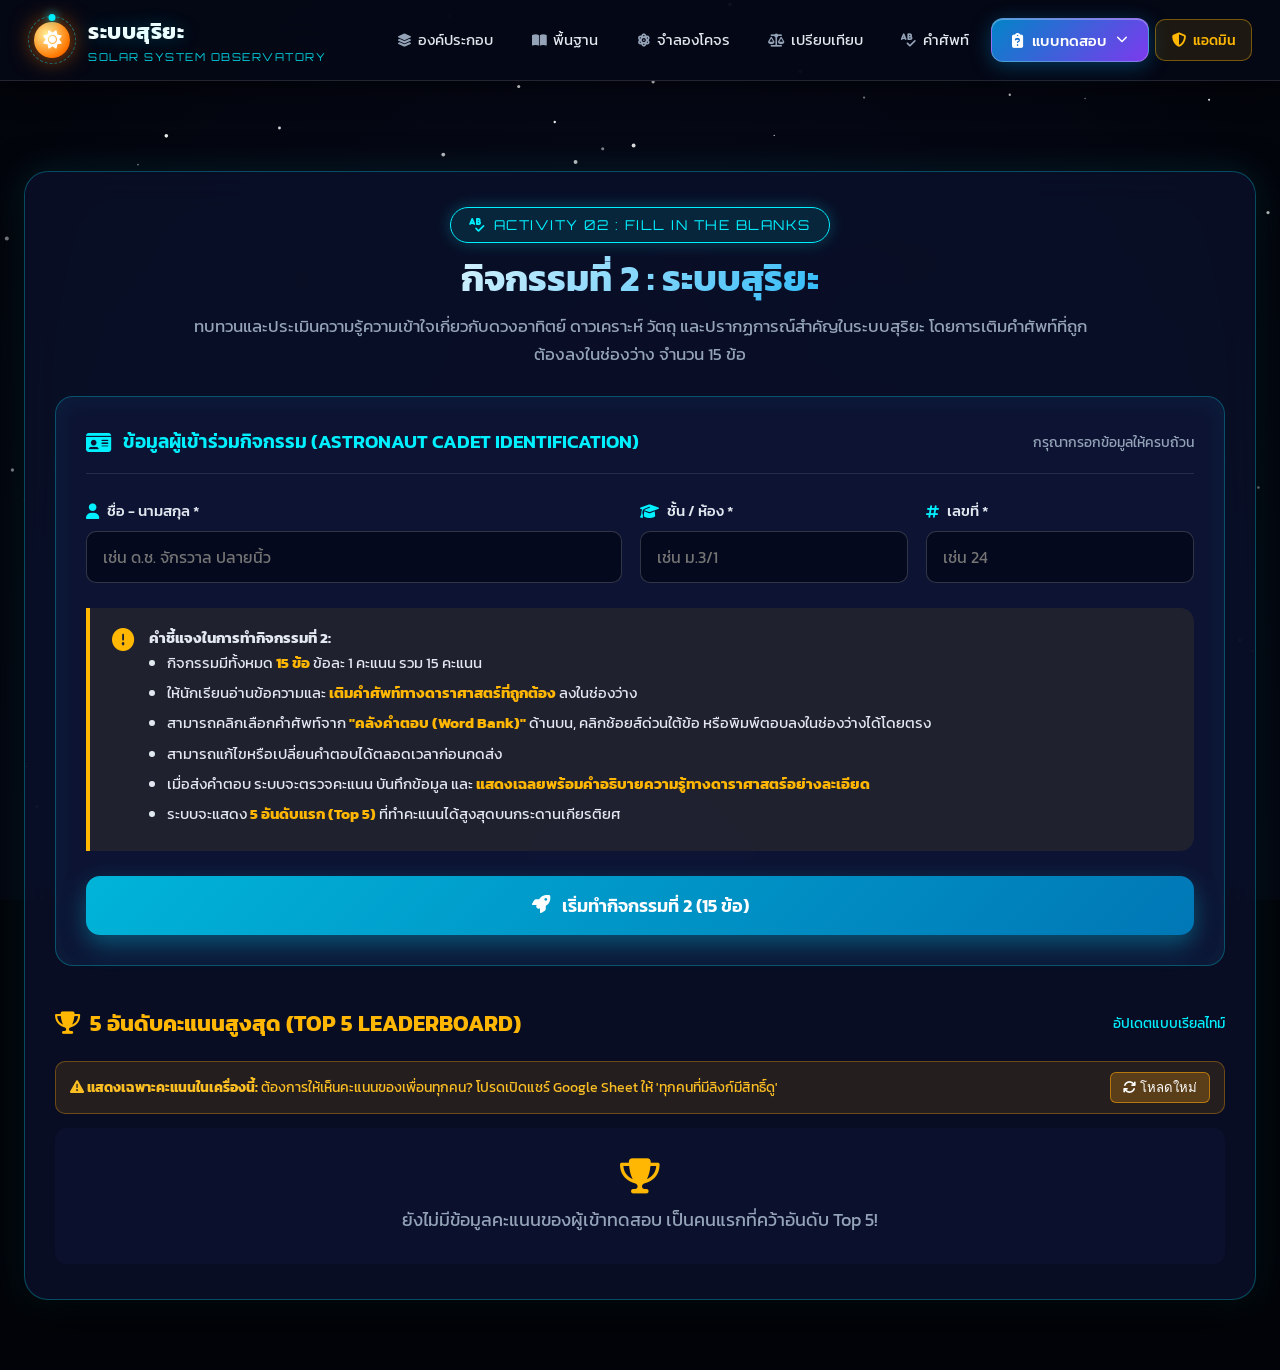
<file: 4.html>
﻿<!DOCTYPE html>
<html lang="th">
<head>
  <meta charset="UTF-8">
  <meta name="viewport" content="width=device-width, initial-scale=1.0, viewport-fit=cover">
  <title>กิจกรรมที่ 2: ระบบสุริยะ - ห้องเรียนระบบสุริยะ</title>
  <!-- Google Fonts: Kanit & Orbitron -->
  <link rel="preconnect" href="https://fonts.googleapis.com">
  <link rel="preconnect" href="https://fonts.gstatic.com" crossorigin>
  <link href="https://fonts.googleapis.com/css2?family=Kanit:ital,wght@0,300;0,400;0,500;0,600;0,700&family=Orbitron:wght@500;700;900&display=swap" rel="stylesheet">
  <!-- Font Awesome Icons -->
  <link rel="stylesheet" href="https://cdnjs.cloudflare.com/ajax/libs/font-awesome/6.5.1/css/all.min.css">
  <!-- Custom Stylesheet -->
  <link rel="stylesheet" href="style.css?v=20">
  <style>
    /* ============================================================
       สไตล์สำหรับกิจกรรมที่ 2 : ระบบสุริยะ (4.html - Activity 2)
       ธีมอวกาศล้ำสมัย (Futuristic Cosmic Sci-Fi Glassmorphism)
       ============================================================ */
    :root {
      --fill-cyan: #00f0ff;
      --fill-purple: #c084fc;
      --fill-gold: #ffb703;
      --fill-emerald: #10b981;
      --fill-rose: #f43f5e;
      --fill-blue: #38bdf8;
      --fill-card-bg: rgba(10, 16, 42, 0.82);
      --fill-border: rgba(0, 240, 255, 0.28);
    }

    body {
      min-height: 100vh;
      color: #e2e8f0;
      background: #02040a;
      overflow-x: hidden;
      touch-action: pan-y;
      font-family: var(--font-main);
    }

    #space-canvas {
      position: fixed;
      top: 0;
      left: 0;
      width: 100%;
      height: 100%;
      z-index: 1;
      pointer-events: none;
    }

    .game-page-container {
      width: 100%;
      max-width: 100%;
      margin: 90px auto 40px;
      padding: 0 24px;
      position: relative;
      z-index: 10;
      box-sizing: border-box;
    }

    .glass-panel {
      background: var(--fill-card-bg);
      backdrop-filter: blur(20px);
      -webkit-backdrop-filter: blur(20px);
      border: 1px solid var(--fill-border);
      border-radius: 24px;
      padding: 35px 30px;
      box-shadow: 0 20px 50px rgba(0, 0, 0, 0.75), 0 0 35px rgba(0, 240, 255, 0.12);
      margin-bottom: 30px;
      position: relative;
      transition: all 0.3s ease;
      min-height: calc(100vh - 150px);
      width: 100%;
      box-sizing: border-box;
    }

    /* Header ฮีโร่ของกิจกรรม */
    .game-hero-header {
      text-align: center;
      margin-bottom: 28px;
    }

    .game-badge-tag {
      display: inline-flex;
      align-items: center;
      gap: 8px;
      padding: 6px 18px;
      background: rgba(0, 240, 255, 0.1);
      border: 1px solid var(--fill-cyan);
      border-radius: 50px;
      color: var(--fill-cyan);
      font-size: 0.85rem;
      font-family: var(--font-hud);
      letter-spacing: 1.5px;
      text-transform: uppercase;
      margin-bottom: 12px;
      box-shadow: 0 0 16px rgba(0, 240, 255, 0.25);
    }

    .game-main-title {
      font-size: clamp(1.6rem, 3.8vw, 2.3rem);
      font-weight: 700;
      background: linear-gradient(135deg, #ffffff 25%, #38bdf8 65%, var(--fill-cyan) 100%);
      -webkit-background-clip: text;
      -webkit-text-fill-color: transparent;
      margin-bottom: 10px;
      line-height: 1.3;
    }

    .game-sub-desc {
      color: var(--text-muted);
      font-size: 1.05rem;
      max-width: 900px;
      margin: 0 auto;
      line-height: 1.65;
    }

    /* ฟอร์มลงทะเบียนข้อมูลนักเรียน */
    .user-register-card {
      background: rgba(14, 22, 54, 0.88);
      border: 1px solid rgba(0, 240, 255, 0.28);
      border-radius: 18px;
      padding: 30px;
      margin: 25px 0;
      box-shadow: inset 0 0 25px rgba(0, 240, 255, 0.06);
      width: 100%;
      box-sizing: border-box;
    }

    .id-badge-header {
      display: flex;
      align-items: center;
      justify-content: space-between;
      border-bottom: 1px solid rgba(255, 255, 255, 0.1);
      padding-bottom: 15px;
      margin-bottom: 25px;
      flex-wrap: wrap;
      gap: 10px;
    }

    .id-badge-title {
      display: flex;
      align-items: center;
      gap: 12px;
      font-size: 1.2rem;
      font-weight: 600;
      color: var(--fill-cyan);
    }

    .id-badge-title i {
      font-size: 1.4rem;
    }

    .form-grid {
      display: grid;
      grid-template-columns: 2fr 1fr 1fr;
      gap: 18px;
    }

    @media (max-width: 768px) {
      .form-grid {
        grid-template-columns: 1fr;
      }
    }

    .form-group {
      display: flex;
      flex-direction: column;
      gap: 8px;
    }

    .form-group label {
      font-size: 0.95rem;
      font-weight: 500;
      color: var(--text-bright);
      display: flex;
      align-items: center;
      gap: 8px;
    }

    .form-group label i {
      color: var(--fill-cyan);
    }

    .form-control {
      background: rgba(4, 8, 26, 0.85);
      border: 1px solid rgba(255, 255, 255, 0.18);
      border-radius: 10px;
      padding: 13px 16px;
      color: #fff;
      font-family: var(--font-main);
      font-size: 1rem;
      outline: none;
      transition: all 0.25s ease;
    }

    .form-control:focus {
      border-color: var(--fill-cyan);
      box-shadow: 0 0 16px rgba(0, 240, 255, 0.35);
      background: rgba(6, 12, 36, 0.95);
    }

    /* คำชี้แจงกฎกติกา */
    .rules-box {
      background: rgba(255, 183, 3, 0.08);
      border-left: 4px solid var(--fill-gold);
      padding: 18px 22px;
      border-radius: 0 14px 14px 0;
      margin: 25px 0;
      display: flex;
      gap: 15px;
      align-items: flex-start;
      font-size: 0.95rem;
      line-height: 1.6;
    }

    .rules-box i {
      color: var(--fill-gold);
      font-size: 1.4rem;
      margin-top: 3px;
      flex-shrink: 0;
    }

    .rules-box ul {
      margin: 0;
      padding-left: 18px;
      color: var(--text-bright);
    }

    .rules-box li {
      margin-bottom: 6px;
    }

    .rules-box li strong {
      color: var(--fill-gold);
    }

    /* ปุ่ม Action หลัก */
    .btn-cosmic-primary {
      display: inline-flex;
      align-items: center;
      justify-content: center;
      gap: 12px;
      width: 100%;
      padding: 16px 30px;
      background: linear-gradient(135deg, #00b4d8 0%, #0077b6 100%);
      color: #fff;
      border: none;
      border-radius: 14px;
      font-family: var(--font-main);
      font-size: 1.15rem;
      font-weight: 600;
      cursor: pointer;
      box-shadow: 0 10px 25px rgba(0, 180, 216, 0.4);
      transition: all 0.3s ease;
      text-decoration: none;
      user-select: none;
    }

    .btn-cosmic-primary:hover {
      background: linear-gradient(135deg, #00f0ff 0%, #0096c7 100%);
      transform: translateY(-2px);
      box-shadow: 0 15px 35px rgba(0, 240, 255, 0.5);
      color: #02040a;
    }

    /* แถบ HUD แสดงข้อมูลและสถานะขณะทำกิจกรรม (Sticky) */
    .activity-hud {
      display: flex;
      justify-content: space-between;
      align-items: center;
      background: rgba(5, 10, 30, 0.92);
      border: 1px solid var(--fill-border);
      border-radius: 16px;
      padding: 14px 22px;
      margin-bottom: 24px;
      position: sticky;
      top: 80px;
      z-index: 40;
      backdrop-filter: blur(16px);
      -webkit-backdrop-filter: blur(16px);
      box-shadow: 0 8px 30px rgba(0, 0, 0, 0.6);
      flex-wrap: wrap;
      gap: 12px;
    }

    .hud-cadet-meta {
      display: flex;
      align-items: center;
      gap: 10px;
      font-size: 0.95rem;
    }

    .hud-cadet-badge {
      background: rgba(0, 240, 255, 0.15);
      color: var(--fill-cyan);
      padding: 4px 12px;
      border-radius: 20px;
      font-weight: 600;
      font-family: var(--font-hud);
      font-size: 0.85rem;
      border: 1px solid rgba(0, 240, 255, 0.35);
    }

    .hud-stats-group {
      display: flex;
      align-items: center;
      gap: 18px;
    }

    .hud-counter-text {
      font-family: var(--font-hud);
      color: var(--fill-gold);
      font-size: 0.95rem;
      font-weight: 600;
      display: flex;
      align-items: center;
      gap: 8px;
    }

    .hud-progress-bar-wrap {
      width: 140px;
      height: 8px;
      background: rgba(255, 255, 255, 0.1);
      border-radius: 10px;
      overflow: hidden;
      border: 1px solid rgba(255, 255, 255, 0.15);
    }

    .hud-progress-bar-fill {
      height: 100%;
      width: 0%;
      background: linear-gradient(90deg, #00b4d8, var(--fill-cyan));
      border-radius: 10px;
      transition: width 0.3s ease;
      box-shadow: 0 0 10px var(--fill-cyan);
    }

    /* แผงคลังคำตอบ (Word Bank Panel) */
    .word-bank-card {
      background: rgba(8, 14, 40, 0.9);
      border: 1px solid rgba(0, 240, 255, 0.35);
      border-radius: 18px;
      padding: 22px 24px;
      margin-bottom: 28px;
      box-shadow: 0 10px 30px rgba(0, 0, 0, 0.5), inset 0 0 20px rgba(0, 240, 255, 0.05);
      position: relative;
    }

    .word-bank-header {
      display: flex;
      align-items: center;
      justify-content: space-between;
      margin-bottom: 14px;
      flex-wrap: wrap;
      gap: 10px;
      border-bottom: 1px solid rgba(255, 255, 255, 0.08);
      padding-bottom: 12px;
    }

    .word-bank-title {
      font-size: 1.15rem;
      font-weight: 700;
      color: var(--fill-cyan);
      display: flex;
      align-items: center;
      gap: 10px;
      font-family: var(--font-hud);
      letter-spacing: 0.5px;
    }

    .word-bank-hint {
      font-size: 0.88rem;
      color: var(--text-muted);
    }

    .word-bank-chips-grid {
      display: flex;
      flex-wrap: wrap;
      gap: 10px;
      align-items: center;
    }

    .word-bank-chip {
      background: rgba(14, 24, 60, 0.75);
      border: 1px solid rgba(0, 240, 255, 0.3);
      color: #e2e8f0;
      border-radius: 30px;
      padding: 8px 18px;
      font-size: 0.95rem;
      font-family: var(--font-main);
      font-weight: 500;
      cursor: pointer;
      display: inline-flex;
      align-items: center;
      gap: 8px;
      transition: all 0.2s cubic-bezier(0.2, 0, 0, 1);
      -webkit-touch-callout: none;
      touch-action: manipulation;
      -webkit-tap-highlight-color: rgba(0, 240, 255, 0.2);
    }

    @supports (-webkit-touch-callout: none) {
      .word-bank-chip, .choice-chip-btn {
        -webkit-user-select: auto !important;
      }
    }

    .word-bank-chip:hover {
      background: rgba(0, 240, 255, 0.18);
      border-color: var(--fill-cyan);
      color: #fff;
      transform: translateY(-2px);
      box-shadow: 0 4px 15px rgba(0, 240, 255, 0.25);
    }

    .word-bank-chip:active {
      transform: scale(0.96);
    }

    .word-bank-chip.used {
      background: rgba(255, 255, 255, 0.05);
      border-color: rgba(255, 255, 255, 0.15);
      color: #64748b;
      opacity: 0.75;
    }

    .word-bank-chip.used:hover {
      opacity: 1;
      color: #cbd5e1;
      border-color: rgba(0, 240, 255, 0.4);
    }

    .word-bank-chip.used .used-indicator {
      font-size: 0.75rem;
      background: rgba(255, 255, 255, 0.12);
      padding: 1px 6px;
      border-radius: 10px;
      color: #94a3b8;
    }

    /* การ์ดคำถามเติมคำแต่ละข้อ (Fill-in-the-Blank Cards) */
    .question-fill-card {
      background: rgba(12, 18, 48, 0.88);
      border: 1px solid rgba(255, 255, 255, 0.1);
      border-radius: 20px;
      padding: 24px;
      margin-bottom: 22px;
      position: relative;
      transition: all 0.25s ease;
      box-shadow: 0 5px 20px rgba(0, 0, 0, 0.35);
    }

    .question-fill-card:hover {
      border-color: rgba(0, 240, 255, 0.4);
      box-shadow: 0 8px 30px rgba(0, 0, 0, 0.5), 0 0 15px rgba(0, 240, 255, 0.08);
    }

    .question-fill-card.active-focus {
      border-color: var(--fill-cyan);
      box-shadow: 0 0 25px rgba(0, 240, 255, 0.25);
      background: rgba(16, 26, 68, 0.95);
    }

    .question-fill-card.answered {
      border-color: rgba(16, 185, 129, 0.45);
      box-shadow: 0 0 15px rgba(16, 185, 129, 0.1);
    }

    .q-card-header {
      display: flex;
      align-items: center;
      justify-content: space-between;
      margin-bottom: 16px;
      flex-wrap: wrap;
      gap: 8px;
    }

    .q-number-pill {
      background: rgba(0, 240, 255, 0.12);
      border: 1px solid var(--fill-cyan);
      color: var(--fill-cyan);
      font-family: var(--font-hud);
      font-size: 0.85rem;
      padding: 4px 14px;
      border-radius: 20px;
      font-weight: 600;
    }

    .q-category-tag {
      font-size: 0.85rem;
      color: var(--text-muted);
      display: flex;
      align-items: center;
      gap: 6px;
      background: rgba(255, 255, 255, 0.06);
      padding: 3px 12px;
      border-radius: 12px;
    }

    /* ประโยคโจทย์พร้อมช่องเติมคำ */
    .sentence-container {
      font-size: 1.15rem;
      line-height: 2;
      color: #ffffff;
      margin-bottom: 18px;
      padding: 8px 4px;
    }

    .inline-blank-slot {
      display: inline-flex;
      align-items: center;
      position: relative;
      margin: 0 6px;
      vertical-align: middle;
    }

    .blank-input {
      background: rgba(4, 9, 30, 0.95);
      border: 2px dashed rgba(0, 240, 255, 0.55);
      border-radius: 12px;
      padding: 8px 40px 8px 16px;
      color: var(--fill-cyan);
      font-family: var(--font-main);
      font-size: 1.1rem;
      font-weight: 600;
      min-width: 220px;
      max-width: 320px;
      outline: none;
      transition: all 0.25s ease;
      text-align: center;
      box-shadow: inset 0 0 10px rgba(0, 240, 255, 0.1);
    }

    .blank-input:focus {
      border-style: solid;
      border-color: var(--fill-cyan);
      background: rgba(6, 14, 45, 1);
      box-shadow: 0 0 20px rgba(0, 240, 255, 0.4), inset 0 0 15px rgba(0, 240, 255, 0.2);
    }

    .blank-input.filled {
      border-style: solid;
      border-color: #34d399;
      color: #34d399;
      background: rgba(6, 28, 25, 0.85);
      box-shadow: 0 0 15px rgba(52, 211, 153, 0.2);
    }

    .blank-input::placeholder {
      color: rgba(148, 163, 184, 0.6);
      font-size: 0.95rem;
      font-weight: 400;
      font-style: italic;
    }

    .btn-clear-slot {
      position: absolute;
      right: 10px;
      top: 50%;
      transform: translateY(-50%);
      background: none;
      border: none;
      color: rgba(255, 255, 255, 0.4);
      font-size: 0.95rem;
      cursor: pointer;
      padding: 4px 6px;
      display: none;
      transition: color 0.2s;
    }

    .btn-clear-slot:hover {
      color: #ef4444;
    }

    .blank-input.filled + .btn-clear-slot {
      display: block;
    }

    /* ช้อยส์คำตอบด่วนใต้โจทย์แต่ละข้อ (Quick Choice Chips) */
    .quick-chips-box {
      background: rgba(6, 12, 32, 0.6);
      border-radius: 12px;
      padding: 12px 16px;
      border: 1px solid rgba(255, 255, 255, 0.06);
    }

    .quick-chips-label {
      font-size: 0.85rem;
      color: var(--text-muted);
      margin-bottom: 8px;
      display: flex;
      align-items: center;
      gap: 6px;
    }

    .quick-chips-list {
      display: flex;
      flex-wrap: wrap;
      gap: 8px;
    }

    .choice-chip-btn {
      background: rgba(14, 22, 54, 0.8);
      border: 1px solid rgba(255, 255, 255, 0.15);
      color: #cbd5e1;
      border-radius: 8px;
      padding: 7px 14px;
      font-size: 0.92rem;
      font-family: var(--font-main);
      cursor: pointer;
      transition: all 0.2s ease;
      touch-action: manipulation;
      -webkit-touch-callout: none;
      -webkit-tap-highlight-color: rgba(0, 240, 255, 0.2);
      display: inline-flex;
      align-items: center;
      gap: 6px;
    }

    .choice-chip-btn * {
      pointer-events: none;
    }

    .choice-chip-btn:hover {
      border-color: var(--fill-cyan);
      color: #fff;
      background: rgba(0, 240, 255, 0.12);
      transform: translateY(-1px);
    }

    .choice-chip-btn.selected {
      background: rgba(16, 185, 129, 0.2);
      border-color: #34d399;
      color: #34d399;
      font-weight: 600;
      box-shadow: 0 0 12px rgba(52, 211, 153, 0.3);
    }

    /* ผลลัพธ์คะแนน (Step Result) */
    .score-banner-card {
      text-align: center;
      padding: 40px 20px;
      background: radial-gradient(circle at center, rgba(0, 240, 255, 0.15) 0%, rgba(10, 16, 40, 0.85) 70%);
      border: 1px solid var(--fill-cyan);
      border-radius: 20px;
      margin-bottom: 30px;
      box-shadow: 0 0 40px rgba(0, 240, 255, 0.2);
    }

    .score-circle {
      display: inline-flex;
      align-items: center;
      justify-content: center;
      flex-direction: column;
      width: 155px;
      height: 155px;
      border-radius: 50%;
      border: 4px solid var(--fill-cyan);
      background: rgba(2, 4, 10, 0.65);
      box-shadow: 0 0 35px rgba(0, 240, 255, 0.5), inset 0 0 25px rgba(0, 240, 255, 0.3);
      margin-bottom: 20px;
    }

    .score-number {
      font-size: 3.4rem;
      font-weight: 900;
      font-family: var(--font-hud);
      color: #fff;
      line-height: 1;
      text-shadow: 0 0 15px var(--fill-cyan);
    }

    .score-total {
      font-size: 0.95rem;
      color: var(--fill-cyan);
      font-family: var(--font-hud);
      margin-top: 2px;
    }

    .student-result-details {
      display: flex;
      flex-wrap: wrap;
      justify-content: center;
      gap: 15px 30px;
      background: rgba(6, 12, 32, 0.7);
      border-radius: 12px;
      padding: 14px 22px;
      margin: 20px auto 0;
      max-width: 680px;
      font-size: 0.95rem;
    }

    .student-result-pill {
      display: flex;
      align-items: center;
      gap: 6px;
      color: var(--text-bright);
    }

    .student-result-pill strong {
      color: var(--fill-cyan);
    }

    /* การ์ดเฉลยรายข้อ */
    .feedback-card {
      background: rgba(14, 20, 48, 0.75);
      border-radius: 16px;
      padding: 22px;
      margin-bottom: 18px;
      border-left: 5px solid;
    }

    .feedback-card.correct {
      border-left-color: #34d399;
      border-top: 1px solid rgba(52, 211, 153, 0.2);
      border-right: 1px solid rgba(52, 211, 153, 0.2);
      border-bottom: 1px solid rgba(52, 211, 153, 0.2);
      background: rgba(16, 185, 129, 0.08);
      box-shadow: 0 5px 20px rgba(16, 185, 129, 0.1);
    }

    .feedback-card.incorrect {
      border-left-color: #f87171;
      border-top: 1px solid rgba(248, 113, 113, 0.2);
      border-right: 1px solid rgba(248, 113, 113, 0.2);
      border-bottom: 1px solid rgba(248, 113, 113, 0.2);
      background: rgba(239, 68, 68, 0.06);
    }

    .feedback-header-correct {
      display: flex;
      align-items: center;
      gap: 10px;
      color: #34d399;
      font-weight: 600;
      font-size: 1.05rem;
      margin-bottom: 10px;
    }

    .feedback-header-incorrect {
      display: flex;
      align-items: center;
      gap: 10px;
      color: #f87171;
      font-weight: 600;
      font-size: 1.05rem;
      margin-bottom: 10px;
    }

    .feedback-explanation {
      margin-top: 12px;
      padding: 12px 16px;
      background: rgba(0, 0, 0, 0.35);
      border-radius: 10px;
      font-size: 0.92rem;
      color: var(--text-bright);
      line-height: 1.65;
    }

    /* ตาราง Top 5 Leaderboard */
    .leaderboard-section {
      margin-top: 40px;
    }

    .leaderboard-title {
      display: flex;
      align-items: center;
      justify-content: space-between;
      margin-bottom: 20px;
    }

    .leaderboard-title h3 {
      font-size: 1.4rem;
      font-weight: 700;
      color: var(--fill-gold);
      display: flex;
      align-items: center;
      gap: 10px;
    }

    .top5-table {
      width: 100%;
      border-collapse: separate;
      border-spacing: 0 8px;
    }

    .top5-table th {
      padding: 12px 18px;
      text-align: left;
      font-family: var(--font-hud);
      font-size: 1.05rem;
      color: var(--text-muted);
      letter-spacing: 1px;
      text-transform: uppercase;
      border-bottom: 1px solid rgba(255, 255, 255, 0.1);
    }

    .top5-row {
      background: rgba(14, 22, 54, 0.7);
      border: 1px solid rgba(255, 255, 255, 0.08);
      border-radius: 12px;
      transition: all 0.2s ease;
    }

    .top5-row:hover {
      background: rgba(20, 32, 75, 0.9);
      transform: translateY(-2px);
      box-shadow: 0 5px 15px rgba(0, 0, 0, 0.3);
    }

    .top5-row td {
      padding: 16px 18px;
      color: var(--text-bright);
      font-size: 1.15rem;
    }

    .top5-row td:first-child {
      border-top-left-radius: 12px;
      border-bottom-left-radius: 12px;
    }

    .top5-row td:last-child {
      border-top-right-radius: 12px;
      border-bottom-right-radius: 12px;
    }

    .rank-badge {
      display: inline-flex;
      align-items: center;
      justify-content: center;
      width: 38px;
      height: 38px;
      border-radius: 50%;
      font-family: var(--font-hud);
      font-weight: 700;
      font-size: 1.15rem;
    }

    .rank-1 { background: linear-gradient(135deg, #ffd700, #b8860b); color: #000; box-shadow: 0 0 12px rgba(255, 215, 0, 0.6); }
    .rank-2 { background: linear-gradient(135deg, #e0e0e0, #9e9e9e); color: #000; box-shadow: 0 0 10px rgba(224, 224, 224, 0.5); }
    .rank-3 { background: linear-gradient(135deg, #cd7f32, #8b4513); color: #fff; box-shadow: 0 0 10px rgba(205, 127, 50, 0.5); }
    .rank-other { background: rgba(255, 255, 255, 0.1); color: var(--text-muted); }

    .score-badge-pill {
      font-family: var(--font-hud);
      font-weight: 700;
      font-size: 1.1rem;
      color: var(--fill-cyan);
      background: rgba(0, 240, 255, 0.1);
      padding: 6px 16px;
      border-radius: 20px;
      border: 1px solid rgba(0, 240, 255, 0.3);
      display: inline-block;
      white-space: nowrap;
    }


    /* การปรับแต่ง Responsive สำหรับมือถือและแท็บเล็ต */
    @media (max-width: 768px) {
      .game-page-container {
        padding: 0 max(12px, env(safe-area-inset-left, 0px)) calc(30px + env(safe-area-inset-bottom, 0px)) max(12px, env(safe-area-inset-right, 0px));
        margin-top: calc(75px + env(safe-area-inset-top, 0px));
        width: 100%;
        max-width: 100%;
        box-sizing: border-box;
      }
      .glass-panel {
        padding: 20px 14px;
        border-radius: 18px;
        margin-bottom: 20px;
        min-height: auto;
      }
      .activity-hud {
        padding: 12px 14px;
        top: calc(env(safe-area-inset-top, 0px) + 54px);
      }
      .hud-stats-group {
        width: 100%;
        justify-content: space-between;
      }
      .word-bank-card {
        padding: 16px 14px;
      }
      .word-bank-chip {
        padding: 6px 12px;
        font-size: 0.88rem;
      }
      .question-fill-card {
        padding: 18px 14px;
      }
      .sentence-container {
        font-size: 1.05rem;
        line-height: 1.85;
      }
      .inline-blank-slot {
        display: block;
        margin: 10px 0;
      }
      .blank-input {
        width: 100%;
        max-width: 100%;
        min-width: auto;
      }
      .choice-chip-btn {
        padding: 6px 10px;
        font-size: 0.85rem;
      }
      .form-control {
        font-size: 16px !important;
        min-height: 44px;
      }
      .btn-cosmic-primary {
        min-height: 48px;
      }
    }
  </style>
</head>
<body>
  <!-- พื้นหลังอวกาศ 3 มิติ -->
  <canvas id="space-canvas"></canvas>

  <!-- แสงบรรยากาศอวกาศ -->
  <div class="cosmic-aura aura-1"></div>
  <div class="cosmic-aura aura-2"></div>
  <div class="cosmic-aura aura-3"></div>

  <!-- แถบนำทาง (Navbar) -->
  <header class="header">
    <nav class="navbar" id="navbar">
      <a href="index.html" class="brand">
        <div class="brand-orbit-ring">
          <div class="brand-planet-dot"></div>
          <div class="brand-icon">
            <i class="fa-solid fa-sun"></i>
          </div>
        </div>
        <div class="brand-text">
          <span class="brand-main">ระบบสุริยะ</span>
          <span class="brand-sub">SOLAR SYSTEM OBSERVATORY</span>
        </div>
      </a>

      <!-- ปุ่มเปิดปิดเมนูสำหรับมือถือ -->
      <button class="mobile-toggle" id="mobileToggle" aria-label="เมนู">
        <i class="fa-solid fa-bars"></i>
      </button>

      <!-- เมนูนำทาง -->
      <div class="nav-menu" id="navMenu">
        <ul class="nav-list">
          <li class="nav-item">
            <a href="index.html" class="nav-link">
              <i class="fa-solid fa-layer-group"></i> องค์ประกอบ
            </a>
          </li>
          <li class="nav-item">
            <a href="a.html" class="nav-link">
              <i class="fa-solid fa-book-open"></i> พื้นฐาน
            </a>
          </li>
          <li class="nav-item">
            <a href="b.html" class="nav-link">
              <i class="fa-solid fa-atom"></i> จำลองโคจร
            </a>
          </li>
          <li class="nav-item">
            <a href="c.html" class="nav-link">
              <i class="fa-solid fa-scale-balanced"></i> เปรียบเทียบ
            </a>
          </li>
          <li class="nav-item">
            <a href="d.html" class="nav-link">
              <i class="fa-solid fa-spell-check"></i> คำศัพท์
            </a>
          </li>
          <!-- ขวาสุด: เมนูดรอปดาวน์ แบบทดสอบ -->
          <li class="nav-item dropdown" id="quizDropdown">
            <button class="dropdown-trigger" id="dropdownTrigger" aria-expanded="false">
              <i class="fa-solid fa-clipboard-question"></i> แบบทดสอบ
              <i class="fa-solid fa-chevron-down arrow-icon"></i>
            </button>
            <ul class="dropdown-menu" id="dropdownMenu">
              <li>
                <a href="1.html" class="dropdown-item" data-quiz="pre">
                  <span class="drop-badge">01</span>
                  <span class="drop-text">ก่อนเรียน</span>
                  <i class="fa-solid fa-arrow-right drop-arrow"></i>
                </a>
              </li>
              <li>
                <a href="2.html" class="dropdown-item" data-quiz="post">
                  <span class="drop-badge">02</span>
                  <span class="drop-text">หลังเรียน</span>
                  <i class="fa-solid fa-arrow-right drop-arrow"></i>
                </a>
              </li>
              <li>
                <a href="3.html" class="dropdown-item" data-quiz="act1">
                  <span class="drop-badge">03</span>
                  <span class="drop-text">กิจกรรม 1</span>
                  <i class="fa-solid fa-arrow-right drop-arrow"></i>
                </a>
              </li>
              <li>
                <a href="4.html" class="dropdown-item active" data-quiz="act2">
                  <span class="drop-badge">04</span>
                  <span class="drop-text">กิจกรรม 2</span>
                  <i class="fa-solid fa-arrow-right drop-arrow"></i>
                </a>
              </li>
              <li class="dropdown-divider" style="margin: 6px 0; border-top: 1px solid rgba(255, 255, 255, 0.12);"></li>
              <li>
                <a href="javascript:void(0)" class="dropdown-item admin-dropdown-item" onclick="openAdminModal();">
                  <span class="drop-badge" style="background: rgba(0, 240, 255, 0.2);"><i class="fa-solid fa-shield-halved"></i></span>
                  <span class="drop-text" style="font-weight: 600; color: var(--neon-cyan);">ศูนย์แอดมิน (คะแนน 1-4)</span>
                  <i class="fa-solid fa-lock drop-arrow"></i>
                </a>
              </li>
            </ul>
          </li>
          <!-- ปุ่มศูนย์แอดมิน -->
          <li class="nav-item admin-nav-item">
            <button class="admin-nav-btn" id="openAdminNavBtn" onclick="openAdminModal();" title="ศูนย์ควบคุมแอดมิน / ดูคะแนน 1, 2, 3, 4 (Alt+A)">
              <i class="fa-solid fa-shield-halved"></i>
              <span>แอดมิน</span>
            </button>
          </li>
        </ul>
      </div>
    </nav>
  </header>

  <!-- เนื้อหาหลักของกิจกรรมที่ 2 : ระบบสุริยะ -->
  <main class="game-page-container">

    <!-- ส่วนที่ 1: ขั้นตอนลงทะเบียนข้อมูลนักเรียน -->
    <section id="stepRegister" class="glass-panel">
      <div class="game-hero-header">
        <div class="game-badge-tag">
          <i class="fa-solid fa-spell-check"></i> ACTIVITY 02 : FILL IN THE BLANKS
        </div>
        <h1 class="game-main-title">กิจกรรมที่ 2 : ระบบสุริยะ</h1>
        <p class="game-sub-desc">
          ทบทวนและประเมินความรู้ความเข้าใจเกี่ยวกับดวงอาทิตย์ ดาวเคราะห์ วัตถุ และปรากฏการณ์สำคัญในระบบสุริยะ โดยการเติมคำศัพท์ที่ถูกต้องลงในช่องว่าง จำนวน 15 ข้อ
        </p>
      </div>

      <!-- การ์ดลงทะเบียนข้อมูลนักเรียน -->
      <div class="user-register-card">
        <div class="id-badge-header">
          <div class="id-badge-title">
            <i class="fa-solid fa-id-card"></i>
            <span>ข้อมูลผู้เข้าร่วมกิจกรรม (ASTRONAUT CADET IDENTIFICATION)</span>
          </div>
          <span style="font-size: 0.85rem; color: var(--text-muted);">กรุณากรอกข้อมูลให้ครบถ้วน</span>
        </div>

        <form id="studentRegisterForm">
          <div class="form-grid">
            <div class="form-group">
              <label for="studentName"><i class="fa-solid fa-user"></i> ชื่อ - นามสกุล *</label>
              <input type="text" id="studentName" class="form-control" placeholder="เช่น ด.ช. จักรวาล ปลายนิ้ว" required autocomplete="name">
            </div>
            <div class="form-group">
              <label for="studentGrade"><i class="fa-solid fa-graduation-cap"></i> ชั้น / ห้อง *</label>
              <input type="text" id="studentGrade" class="form-control" placeholder="เช่น ม.3/1" required>
            </div>
            <div class="form-group">
              <label for="studentNo"><i class="fa-solid fa-hashtag"></i> เลขที่ *</label>
              <input type="number" id="studentNo" class="form-control" placeholder="เช่น 24" min="1" max="99" required>
            </div>
          </div>

          <div class="rules-box">
            <i class="fa-solid fa-circle-exclamation"></i>
            <div>
              <strong>คำชี้แจงในการทำกิจกรรมที่ 2:</strong>
              <ul>
                <li>กิจกรรมมีทั้งหมด <strong>15 ข้อ</strong> ข้อละ 1 คะแนน รวม 15 คะแนน</li>
                <li>ให้นักเรียนอ่านข้อความและ <strong>เติมคำศัพท์ทางดาราศาสตร์ที่ถูกต้อง</strong> ลงในช่องว่าง</li>
                <li>สามารถคลิกเลือกคำศัพท์จาก <strong>"คลังคำตอบ (Word Bank)"</strong> ด้านบน, คลิกช้อยส์ด่วนใต้ข้อ หรือพิมพ์ตอบลงในช่องว่างได้โดยตรง</li>
                <li>สามารถแก้ไขหรือเปลี่ยนคำตอบได้ตลอดเวลาก่อนกดส่ง</li>
                <li>เมื่อส่งคำตอบ ระบบจะตรวจคะแนน บันทึกข้อมูล และ <strong>แสดงเฉลยพร้อมคำอธิบายความรู้ทางดาราศาสตร์อย่างละเอียด</strong></li>
                <li>ระบบจะแสดง <strong>5 อันดับแรก (Top 5)</strong> ที่ทำคะแนนได้สูงสุดบนกระดานเกียรติยศ</li>
              </ul>
            </div>
          </div>

          <button type="submit" class="btn-cosmic-primary" id="startActivityBtn">
            <i class="fa-solid fa-rocket"></i> เริ่มทำกิจกรรมที่ 2 (15 ข้อ)
          </button>
        </form>
      </div>

      <!-- ตาราง 5 อันดับแรกปัจจุบันบนหน้าแรก -->
      <div class="leaderboard-section">
        <div class="leaderboard-title">
          <h3><i class="fa-solid fa-trophy"></i> 5 อันดับคะแนนสูงสุด (TOP 5 LEADERBOARD)</h3>
          <span style="font-size: 0.85rem; color: var(--fill-cyan);">อัปเดตแบบเรียลไทม์</span>
        </div>
        <div id="top5TableContainerFront">
          <!-- ตาราง Top 5 โหลดด้วย JS -->
        </div>
      </div>
    </section>

    <!-- ส่วนที่ 2: หน้าต่างทำกิจกรรมที่ 2 (15 ข้อ) -->
    <section id="stepGame" class="glass-panel" style="display: none;">
      <!-- แถบ HUD แสดงข้อมูลผู้เรียน & ความคืบหน้า -->
      <div class="activity-hud">
        <div class="hud-cadet-meta">
          <i class="fa-solid fa-user-astronaut" style="color: var(--fill-cyan); font-size: 1.2rem;"></i>
          <span id="hudStudentDisplay">ผู้ทำกิจกรรม: -</span>
          <span class="hud-cadet-badge" id="hudClassDisplay">ม.-/-</span>
        </div>
        <div class="hud-stats-group">
          <div class="hud-progress-bar-wrap" title="ความคืบหน้าการเติมคำ">
            <div class="hud-progress-bar-fill" id="hudProgressBar"></div>
          </div>
          <div class="hud-counter-text" id="hudProgressText">
            เติมคำแล้ว: 0 / 15 ข้อ
          </div>
        </div>
      </div>

      <!-- แผงคลังคำตอบ (Word Bank Panel) -->
      <div class="word-bank-card">
        <div class="word-bank-header">
          <div class="word-bank-title">
            <i class="fa-solid fa-box-archive"></i> คลังคำตอบ (WORD BANK)
          </div>
          <div class="word-bank-hint">
            <i class="fa-solid fa-arrow-pointer"></i> คลิกคำศัพท์เพื่อเติมลงในข้อที่เลือก หรือกดเลือกช้อยส์ในแต่ละข้อโดยตรง
          </div>
        </div>
        <div class="word-bank-chips-grid" id="wordBankChipsContainer">
          <!-- คำศัพท์ 15 คำจะถูก Render ที่นี่ -->
        </div>
      </div>

      <!-- ฟอร์มข้อสอบเติมคำ 15 ข้อ -->
      <form id="fillBlanksForm">
        <div id="questionsListWrapper">
          <!-- คำถาม 15 ข้อจะถูก Render ด้วย JavaScript -->
        </div>

        <div style="margin-top: 35px; text-align: center;">
          <button type="submit" class="btn-cosmic-primary" id="submitAnswersBtn">
            <i class="fa-solid fa-paper-plane"></i> ส่งคำตอบและตรวจคะแนน
          </button>
        </div>
      </form>
    </section>

    <!-- ส่วนที่ 3: สรุปผลคะแนน & เฉลยอย่างละเอียด (Results Screen) -->
    <section id="stepResult" class="glass-panel" style="display: none;">
      <div class="game-hero-header">
        <div class="game-badge-tag" style="border-color: var(--fill-emerald); color: var(--fill-emerald); background: rgba(16, 185, 129, 0.1);">
          <i class="fa-solid fa-flag-checkered"></i> MISSION COMPLETED
        </div>
        <h1 class="game-main-title">ผลการทำกิจกรรมที่ 2 : ระบบสุริยะ</h1>
        <p class="game-sub-desc">
          คะแนนประเมินและเฉลยความรู้ทางดาราศาสตร์อย่างละเอียด เพื่อการเรียนรู้และพัฒนาตนเอง
        </p>
      </div>

      <!-- การ์ดแสดงคะแนน -->
      <div class="score-banner-card">
        <div class="score-circle">
          <span class="score-number" id="resultScoreNum">0</span>
          <span class="score-total">จาก 15 คะแนน</span>
        </div>

        <h2 id="resultEvaluation" style="font-size: 1.5rem; margin-bottom: 10px; color: #fff;">-</h2>
        <p id="resultFeedbackMsg" style="color: var(--text-muted); max-width: 600px; margin: 0 auto 15px;">-</p>

        <div class="student-result-details">
          <span class="student-result-pill"><i class="fa-solid fa-user"></i> <strong id="resName">-</strong></span>
          <span class="student-result-pill"><i class="fa-solid fa-graduation-cap"></i> ชั้น: <strong id="resGrade">-</strong></span>
          <span class="student-result-pill"><i class="fa-solid fa-hashtag"></i> เลขที่: <strong id="resNo">-</strong></span>
          <span class="student-result-pill"><i class="fa-solid fa-clock"></i> บันทึกเมื่อ: <strong id="resTime">-</strong></span>
        </div>

        <!-- แถบแสดงสถานะเชื่อมต่อ Google Sheet -->
        <div style="margin-top: 20px; text-align: center;">
          <div id="sheetSyncStatus" style="display: inline-flex; align-items: center; gap: 8px; padding: 8px 22px; border-radius: 30px; background: rgba(5, 9, 28, 0.85); border: 1px solid rgba(0, 240, 255, 0.35); font-size: 0.92rem; color: var(--text-bright, #e2e8f0); box-shadow: 0 4px 15px rgba(0,0,0,0.3); transition: all 0.3s ease;">
            <i class="fa-solid fa-cloud-arrow-up" style="color: var(--fill-cyan);"></i>
            <span>พร้อมบันทึกคะแนนเข้าสู่ระบบ Google Sheet</span>
          </div>
        </div>
      </div>

      <!-- ส่วนเฉลยคำตอบพร้อมคำอธิบายรายข้อ -->
      <div style="margin: 35px 0;">
        <h3 style="font-size: 1.3rem; margin-bottom: 20px; display: flex; align-items: center; gap: 10px; color: var(--fill-cyan);">
          <i class="fa-solid fa-square-check"></i> ตรวจสอบผลการตอบและเฉลยความรู้ทางวิทยาศาสตร์ (15 ข้อ)
        </h3>
        <div id="resultsBreakdownContainer">
          <!-- รายการข้อสอบพร้อมเฉลยจะถูก Render ที่นี่ -->
        </div>
      </div>

      <!-- ตาราง 5 อันดับแรกหลังทำกิจกรรมเสร็จ -->
      <div class="leaderboard-section">
        <div class="leaderboard-title">
          <h3><i class="fa-solid fa-trophy"></i> 5 อันดับคะแนนสูงสุด (TOP 5 LEADERBOARD)</h3>
          <span style="font-size: 0.85rem; color: var(--fill-gold);">จัดอันดับคะแนนสูงสุด</span>
        </div>
        <div id="top5TableContainerResult">
          <!-- ตาราง Top 5 โหลดด้วย JS -->
        </div>
      </div>

      <!-- แผงปุ่มเชื่อมต่อไปยังทุกหน้าในระบบ -->
      <div style="margin-top: 40px; padding: 25px; background: rgba(5, 9, 28, 0.7); border: 1px solid var(--glass-border-cyan); border-radius: 16px;">
        <h4 style="text-align: center; font-size: 1.15rem; color: var(--fill-cyan); margin-bottom: 20px;">
          <i class="fa-solid fa-map-location-dot"></i> สำรวจเนื้อหาห้องเรียนระบบสุริยะต่อไป
        </h4>
        <div style="display: flex; gap: 12px; justify-content: center; flex-wrap: wrap;">
          <a href="index.html" class="btn-cosmic-primary" style="width: auto; padding: 12px 22px; font-size: 0.95rem; background: rgba(255, 255, 255, 0.08); border: 1px solid rgba(255, 255, 255, 0.2);">
            <i class="fa-solid fa-layer-group"></i> 1. องค์ประกอบ (หน้าหลัก)
          </a>
          <a href="a.html" class="btn-cosmic-primary" style="width: auto; padding: 12px 22px; font-size: 0.95rem;">
            <i class="fa-solid fa-book-open"></i> 2. บทเรียนพื้นฐาน
          </a>
          <a href="b.html" class="btn-cosmic-primary" style="width: auto; padding: 12px 22px; font-size: 0.95rem; background: rgba(168, 85, 247, 0.2); border: 1px solid var(--neon-purple); color: #fff;">
            <i class="fa-solid fa-atom"></i> 3. จำลองโคจร 3D
          </a>
          <a href="c.html" class="btn-cosmic-primary" style="width: auto; padding: 12px 22px; font-size: 0.95rem; background: rgba(255, 183, 3, 0.15); border: 1px solid var(--fill-gold); color: #fff;">
            <i class="fa-solid fa-scale-balanced"></i> 4. เปรียบเทียบดาว
          </a>
          <a href="d.html" class="btn-cosmic-primary" style="width: auto; padding: 12px 22px; font-size: 0.95rem; background: rgba(16, 185, 129, 0.15); border: 1px solid var(--fill-emerald); color: #fff;">
            <i class="fa-solid fa-spell-check"></i> 5. คำศัพท์ดาราศาสตร์
          </a>
          <a href="1.html" class="btn-cosmic-primary" style="width: auto; padding: 12px 22px; font-size: 0.95rem; background: rgba(0, 240, 255, 0.15); border: 1px solid var(--fill-cyan); color: #fff;">
            <i class="fa-solid fa-clipboard-question"></i> แบบทดสอบก่อนเรียน
          </a>
          <a href="2.html" class="btn-cosmic-primary" style="width: auto; padding: 12px 22px; font-size: 0.95rem; background: rgba(0, 180, 216, 0.25); border: 1px solid #00b4d8; color: #fff;">
            <i class="fa-solid fa-clipboard-check"></i> แบบทดสอบหลังเรียน
          </a>
          <a href="3.html" class="btn-cosmic-primary" style="width: auto; padding: 12px 22px; font-size: 0.95rem; background: rgba(255, 183, 3, 0.2); border: 1px solid var(--fill-gold); color: #fff;">
            <i class="fa-solid fa-rocket"></i> กิจกรรม 1 (เรียงดาว)
          </a>
          <button type="button" id="retakeActivityBtn" class="btn-cosmic-primary" style="width: auto; padding: 12px 22px; font-size: 0.95rem; background: rgba(239, 68, 68, 0.15); border: 1px solid #ef4444; color: #fca5a5;">
            <i class="fa-solid fa-rotate-right"></i> ทำกิจกรรมอีกครั้ง
          </button>
        </div>
      </div>
    </section>

  </main>

  <!-- JavaScript หลักของกิจกรรมที่ 2 (4.html) -->
  <script>
    /* ============================================================
       1. ชุดข้อมูลกิจกรรมที่ 2 (Activity 2 Bank)
       ============================================================ */
    const FILL_BLANKS_DATA = [
      {
        id: 1,
        category: "ดาวฤกษ์ศูนย์กลาง",
        sentenceBefore: "",
        sentenceAfter: "เป็นดาวฤกษ์ศูนย์กลางของระบบสุริยะ มีมวลคิดเป็น 99.86% ของทั้งระบบ และผลิตพลังงานมหาศาลจากปฏิกิริยานิวเคลียร์ฟิวชัน",
        targetWord: "ดวงอาทิตย์",
        aliases: ["ดวงอาทิตย์", "พระอาทิตย์", "the sun", "sun"],
        choices: ["ดวงอาทิตย์", "ดาวพฤหัสบดี", "ดาวเนปจูน", "ดาวหาง"],
        explanation: "ดวงอาทิตย์ (The Sun) เป็นดาวฤกษ์สีเหลืองชนิด G2V เป็นศูนย์กลางมวลและพลังงานของระบบสุริยะ ปลดปล่อยพลังงานความร้อนและแสงสว่างจากปฏิกิริยานิวเคลียร์ฟิวชันที่แกนกลาง"
      },
      {
        id: 2,
        category: "ดาวเคราะห์ชั้นใน",
        sentenceBefore: "",
        sentenceAfter: "เป็นดาวเคราะห์ที่อยู่ใกล้ดวงอาทิตย์ที่สุด ไม่มีชั้นบรรยากาศห่อหุ้ม ทำให้อุณหภูมิกลางวันและกลางคืนต่างกันสุดขั้วจนได้รับฉายาว่า \"เตาไฟแช่แข็ง\"",
        targetWord: "ดาวพุธ",
        aliases: ["ดาวพุธ", "พุธ", "mercury"],
        choices: ["ดาวพุธ", "ดาวศุกร์", "ดาวอังคาร", "โลก"],
        explanation: "ดาวพุธ (Mercury) ไม่มีชั้นบรรยากาศกักเก็บความร้อน ด้านกลางวันร้อนจัดถึง 430°C ส่วนด้านกลางคืนลดต่ำถึง -180°C จึงได้ฉายาว่า เตาไฟแช่แข็ง"
      },
      {
        id: 3,
        category: "ดาวเคราะห์ชั้นใน",
        sentenceBefore: "",
        sentenceAfter: "มีขนาดและมวลใกล้เคียงกับโลกจนได้ชื่อว่าเป็น \"ฝาแฝดของโลก\" และมีอุณหภูมิพื้นผิวสูงที่สุดในระบบสุริยะเนื่องจากปรากฏการณ์เรือนกระจกขั้นรุนแรง",
        targetWord: "ดาวศุกร์",
        aliases: ["ดาวศุกร์", "ศุกร์", "venus"],
        choices: ["ดาวศุกร์", "ดาวพุธ", "ดาวเสาร์", "ดาวยูเรนัส"],
        explanation: "ดาวศุกร์ (Venus) มีบรรยากาศแก๊สคาร์บอนไดออกไซด์หนาแน่นกว่า 96.5% กักเก็บความร้อนจนอุณหภูมิพื้นผิวเฉลี่ยสูงถึง 465°C ร้อนที่สุดในระบบสุริยะ และสว่างสุกใสที่สุดบนท้องฟ้า"
      },
      {
        id: 4,
        category: "ดาวเคราะห์ที่มีสิ่งมีชีวิต",
        sentenceBefore: "",
        sentenceAfter: "เป็นดาวเคราะห์เพียงดวงเดียวในระบบสุริยะที่พบสิ่งมีชีวิต มีน้ำในสถานะของเหลวปกคลุมพื้นผิวกว่า 71% และมีสนามแม่เหล็กช่วยป้องกันรังสีอันตรายจากอวกาศ",
        targetWord: "โลก",
        aliases: ["โลก", "ดาวโลก", "earth"],
        choices: ["โลก", "ดาวอังคาร", "ดาวศุกร์", "ดาวพฤหัสบดี"],
        explanation: "โลก (Earth) ตั้งอยู่ในเขตเอื้อต่อการอยู่อาศัย (Goldilocks Zone) มีบรรยากาศไนโตรเจน-ออกซิเจน มีน้ำในสถานะของเหลว และมีสนามแม่เหล็กโลกเข้มแข็ง"
      },
      {
        id: 5,
        category: "ดาวเคราะห์สีแดง",
        sentenceBefore: "",
        sentenceAfter: "ได้รับฉายาว่า \"ดาวเคราะห์สีแดง\" เนื่องจากพื้นผิวอุดมไปด้วยฝุ่นสนิมเหล็ก และเป็นที่ตั้งของภูเขาไฟโอลิมปัสซึ่งเป็นภูเขาไฟที่ใหญ่ที่สุดในระบบสุริยะ",
        targetWord: "ดาวอังคาร",
        aliases: ["ดาวอังคาร", "อังคาร", "mars"],
        choices: ["ดาวอังคาร", "ดาวพุธ", "ดาวเสาร์", "แถบดาวเคราะห์น้อย"],
        explanation: "ดาวอังคาร (Mars) มีสีแดงอมส้มจากสารประกอบไอรอนออกไซด์ (สนิมเหล็ก) มีภูเขาไฟโอลิมปัส (Olympus Mons) ซึ่งสูงกว่า 21 กิโลเมตร สูงกว่ายอดเขาเอเวอเรสต์เกือบ 3 เท่า"
      },
      {
        id: 6,
        category: "แถบวัตถุอวกาศ",
        sentenceBefore: "",
        sentenceAfter: "เป็นบริเวณที่รวมตัวของก้อนหินและเศษโลหะขนาดเล็กจำนวนนับล้านดวง โดยโคจรคั่นอยู่ระหว่างวงโคจรของดาวอังคารและดาวพฤหัสบดี",
        targetWord: "แถบดาวเคราะห์น้อย",
        aliases: ["แถบดาวเคราะห์น้อย", "ดาวเคราะห์น้อย", "asteroid belt"],
        choices: ["แถบดาวเคราะห์น้อย", "แถบไคเปอร์", "เมฆออร์ต", "วงแหวนดาวเสาร์"],
        explanation: "แถบดาวเคราะห์น้อย (Asteroid Belt) อยู่ระหว่างดาวอังคารและดาวพฤหัสบดี เป็นเศษซากหินโลหะจากการก่อตัวของระบบสุริยะที่ไม่สามารถรวมตัวเป็นดาวเคราะห์ดวงใหญ่ได้เพราะแรงรบกวนจากดาวพฤหัสบดี"
      },
      {
        id: 7,
        category: "ดาวเคราะห์แก๊สยักษ์",
        sentenceBefore: "",
        sentenceAfter: "เป็นดาวเคราะห์ที่มีขนาดและมวลมากที่สุดในระบบสุริยะ ประกอบด้วยแก๊สไฮโดรเจนและฮีเลียมเป็นหลัก และมีพายุหมุนรูปไข่ขนาดยักษ์ที่เรียกว่า \"จุดแดงใหญ่\"",
        targetWord: "ดาวพฤหัสบดี",
        aliases: ["ดาวพฤหัสบดี", "ดาวพฤหัส", "พฤหัสบดี", "jupiter"],
        choices: ["ดาวพฤหัสบดี", "ดาวเสาร์", "ดาวเนปจูน", "ดวงอาทิตย์"],
        explanation: "ดาวพฤหัสบดี (Jupiter) มีมวลมากกว่าดาวเคราะห์อื่นรวมกันถึง 2.5 เท่า มีพายุแอนไทไซโคลน 'จุดแดงใหญ่' (Great Red Spot) ที่หมุนวนต่อเนื่องมาไม่ต่ำกว่า 300 ปี"
      },
      {
        id: 8,
        category: "ดาวเคราะห์ที่มีวงแหวน",
        sentenceBefore: "",
        sentenceAfter: "เป็นดาวเคราะห์แก๊สที่มีความหนาแน่นเฉลี่ยต่ำที่สุด (น้อยกว่าน้ำ) โดดเด่นด้วยระบบวงแหวนน้ำแข็งและฝุ่นหินที่กว้างใหญ่และสว่างชัดเจนที่สุด",
        targetWord: "ดาวเสาร์",
        aliases: ["ดาวเสาร์", "เสาร์", "saturn"],
        choices: ["ดาวเสาร์", "ดาวยูเรนัส", "ดาวเนปจูน", "ดาวพฤหัสบดี"],
        explanation: "ดาวเสาร์ (Saturn) มีความหนาแน่นเพียงประมาณ 0.69 g/cm³ ซึ่งน้อยกว่าความหนาแน่นของน้ำ (1 g/cm³) จึงสามารถลอยน้ำได้ในทางทฤษฎี และมีระบบวงแหวนที่สวยงามตระการตา"
      },
      {
        id: 9,
        category: "ดาวเคราะห์น้ำแข็งยักษ์",
        sentenceBefore: "",
        sentenceAfter: "เป็นดาวเคราะห์แก๊สน้ำแข็งที่มีแกนหมุนรอบตัวเองเอียงเกือบขนานกับระนาบวงโคจร (ประมาณ 98 องศา) และมองเห็นเป็นสีฟ้าแกมเขียวเนื่องจากแก๊สมีเทน",
        targetWord: "ดาวยูเรนัส",
        aliases: ["ดาวยูเรนัส", "ยูเรนัส", "uranus"],
        choices: ["ดาวยูเรนัส", "ดาวเนปจูน", "ดาวศุกร์", "ดาวเสาร์"],
        explanation: "ดาวยูเรนัส (Uranus) หมุนรอบตัวเองในลักษณะตะแคงข้างเกือบ 98 องศา บรรยากาศชั้นบนมีแก๊สมีเทนที่ดูดกลืนแสงสีแดงและสะท้อนแสงสีฟ้าแกมเขียวออกมา"
      },
      {
        id: 10,
        category: "ดาวเคราะห์ชั้นนอกสุด",
        sentenceBefore: "",
        sentenceAfter: "เป็นดาวเคราะห์ลำดับที่แปดที่อยู่ห่างไกลจากดวงอาทิตย์ที่สุด มีสีน้ำเงินเข้ม มีกระแสลมพายุพัดเร็วและรุนแรงที่สุดในระบบสุริยะ และเคยพบพายุ \"จุดมืดใหญ่\"",
        targetWord: "ดาวเนปจูน",
        aliases: ["ดาวเนปจูน", "เนปจูน", "neptune"],
        choices: ["ดาวเนปจูน", "ดาวยูเรนัส", "ดาวพลูโต", "ดาวพฤหัสบดี"],
        explanation: "ดาวเนปจูน (Neptune) มีความเร็วลมพายุสูงสุดถึงกว่า 2,100 กิโลเมตรต่อชั่วโมง เร็วที่สุดในระบบสุริยะ และมองเห็นเป็นสีน้ำเงินเข้มสะดุดตา"
      },
      {
        id: 11,
        category: "ขอบนอกระบบสุริยะ",
        sentenceBefore: "",
        sentenceAfter: "เป็นอาณาเขตของวัตถุเยือกแข็งโบราณที่อยู่ถัดจากวงโคจรของดาวเนปจูนออกไป เป็นแหล่งกำเนิดดาวหางคาบสั้นและที่อยู่ของดาวเคราะห์แคระ เช่น ดาวพลูโต",
        targetWord: "แถบไคเปอร์",
        aliases: ["แถบไคเปอร์", "ไคเปอร์", "kuiper belt"],
        choices: ["แถบไคเปอร์", "แถบดาวเคราะห์น้อย", "เมฆออร์ต", "โคโรนา"],
        explanation: "แถบไคเปอร์ (Kuiper Belt) อยู่ห่างจากดวงอาทิตย์ประมาณ 30-50 AU อุดมไปด้วยวัตถุน้ำแข็ง เช่น มีเทนและแอมโมเนียเยือกแข็ง เป็นแหล่งกำเนิดดาวหางคาบสั้น"
      },
      {
        id: 12,
        category: "วัตถุอวกาศเยือกแข็ง",
        sentenceBefore: "",
        sentenceAfter: "เป็นวัตถุอวกาศที่เปรียบเสมือน \"ก้อนหิมะสกปรก\" ประกอบด้วยน้ำแข็ง ฝุ่น และแก๊ส เมื่อโคจรเข้าใกล้ดวงอาทิตย์จะระเหิดจนเกิดหางฝุ่นและหางแก๊สชี้หนีดวงอาทิตย์",
        targetWord: "ดาวหาง",
        aliases: ["ดาวหาง", "comet"],
        choices: ["ดาวหาง", "อุกกาบาต", "ดาวเคราะห์น้อย", "สะเก็ดดาว"],
        explanation: "ดาวหาง (Comet) ประกอบด้วยน้ำแข็งและฝุ่นหิน เมื่อเข้าใกล้ดวงอาทิตย์ความร้อนจะทำให้น้ำแข็งระเหิด และถูกลมสุริยะพัดจนเกิดเป็นหางยาวหลายล้านกิโลเมตรชี้หนีดวงอาทิตย์เสมอ"
      },
      {
        id: 13,
        category: "สะเก็ดดาวและอุกกาบาต",
        sentenceBefore: "",
        sentenceAfter: "คือสะเก็ดดาวที่เคลื่อนที่ผ่านชั้นบรรยากาศโลก เกิดการเสียดสีและเผาไหม้ไม่หมด จนตกลงมาชนถึงพื้นผิวโลก",
        targetWord: "อุกกาบาต",
        aliases: ["อุกกาบาต", "ลูกอุกกาบาต", "meteorite"],
        choices: ["อุกกาบาต", "ดาวตก", "สะเก็ดดาว", "ดาวหาง"],
        explanation: "เมื่อเศษสะเก็ดดาวเผาไหม้สว่างวาบในชั้นบรรยากาศจะเรียกว่า ดาวตก หรือ ผีพุ่งไต้ (Meteor) แต่หากมีส่วนที่เผาไหม้ไม่หมดและหลงเหลือตกถึงพื้นโลกจะเรียกว่า อุกกาบาต (Meteorite)"
      },
      {
        id: 14,
        category: "ปรากฏการณ์สุริยะ",
        sentenceBefore: "",
        sentenceAfter: "คือกระแสอนุภาคมีประจุพลังงานสูง (เช่น โปรตอนและอิเล็กตรอน) ที่พุ่งออกจากดวงอาทิตย์ เมื่อทำปฏิกิริยากับสนามแม่เหล็กและชั้นบรรยากาศโลกจะทำให้เกิดแสงออโรรา",
        targetWord: "ลมสุริยะ",
        aliases: ["ลมสุริยะ", "solar wind"],
        choices: ["ลมสุริยะ", "รังสีคอสมิก", "จุดมืดดวงอาทิตย์", "เปลวสุริยะ"],
        explanation: "ลมสุริยะ (Solar Wind) พัดออกจากชั้นบรรยากาศโคโรนาของดวงอาทิตย์ด้วยความเร็ว 400-800 km/s เมื่ออนุภาคประจุชนกับอะตอมออกซิเจนและไนโตรเจนที่ขั้วโลกจะเปล่งแสงออโรรา"
      },
      {
        id: 15,
        category: "แรงดาราศาสตร์ฟิสิกส์",
        sentenceBefore: "",
        sentenceAfter: "คือแรงดึงดูดระหว่างมวลตามกฎความโน้มถ่วงสากลของเซอร์ไอแซก นิวตัน ที่ดวงอาทิตย์ใช้ยึดเหนี่ยวให้ดาวเคราะห์และบริวารทั้งหมดโคจรรอบอย่างมีเสถียรภาพ",
        targetWord: "แรงโน้มถ่วง",
        aliases: ["แรงโน้มถ่วง", "แรงดึงดูด", "แรงโน้มถ่วงสากล", "gravity"],
        choices: ["แรงโน้มถ่วง", "แรงแม่เหล็ก", "แรงเหวี่ยง", "แรงนิวเคลียร์"],
        explanation: "แรงโน้มถ่วง (Gravitational Force) เป็นแรงสู่ศูนย์กลางที่ดวงอาทิตย์เหนี่ยวรั้งให้ดาวเคราะห์โคจรรอบตามกฎแรงดึงดูดระหว่างมวลและกฎการเคลื่อนที่ของดาวเคราะห์ของเคปเลอร์"
      }
    ];

    // รายชื่อคำศัพท์ทั้งหมดสำหรับ Word Bank (15 คำ)
    const ALL_WORD_BANK = [
      "ดวงอาทิตย์", "ดาวพุธ", "ดาวศุกร์", "โลก", "ดาวอังคาร",
      "แถบดาวเคราะห์น้อย", "ดาวพฤหัสบดี", "ดาวเสาร์", "ดาวยูเรนัส", "ดาวเนปจูน",
      "แถบไคเปอร์", "ดาวหาง", "อุกกาบาต", "ลมสุริยะ", "แรงโน้มถ่วง"
    ];

    /* ============================================================
       2. การจัดการฐานข้อมูล & Google Sheets (Database Controller)
       ============================================================ */
    const STORAGE_KEY = 'solar_system_quiz_act2_records';
    const GOOGLE_SHEET_KEY = 'solar_system_google_sheet_url';
    const DEFAULT_GOOGLE_SHEET_URL = 'https://script.google.com/macros/s/AKfycby-dYF1bxJ_XQutaOV4_Em88C8t1SAUh98t5mWYiq24aj2r3FNdTWafXEsLN9oHIMHI/exec';
    const GOOGLE_SHEET_TAB_NAME = 'กิจกรรม2';

    function getGoogleSheetUrl() {
      const saved = localStorage.getItem(GOOGLE_SHEET_KEY);
      if (saved && saved.trim() !== '') return saved.trim();
      return DEFAULT_GOOGLE_SHEET_URL.trim();
    }

    async function sendRecordToGoogleSheet(record) {
      const url = getGoogleSheetUrl();
      if (!url) return { success: false, reason: 'NO_URL' };

      const payload = {
        sheetName: GOOGLE_SHEET_TAB_NAME,
        name: record.name,
        grade: record.grade,
        studentNo: record.studentNo,
        score: record.score
      };

      try {
        await fetch(url, {
          method: 'POST',
          mode: 'no-cors',
          headers: { 'Content-Type': 'text/plain;charset=utf-8' },
          body: JSON.stringify(payload)
        });
        return { success: true };
      } catch (err) {
        console.error("ส่งข้อมูลไปยัง Google Sheet ล้มเหลว:", err);
        return { success: false, reason: err.message };
      }
    }

    async function syncToGoogleSheetUI(record) {
      const statusBadge = document.getElementById('sheetSyncStatus');
      if (!statusBadge) return;

      const sheetUrl = getGoogleSheetUrl();
      if (!sheetUrl) {
        statusBadge.innerHTML = '<i class="fa-solid fa-cloud-arrow-up" style="color: var(--fill-gold);"></i> <span>บันทึกคะแนนในเครื่องเรียบร้อย (ยังไม่ได้ตั้งค่า Google Sheet URL)</span>';
        statusBadge.style.borderColor = 'rgba(255, 183, 3, 0.4)';
        statusBadge.style.color = 'var(--fill-gold)';
        return;
      }

      statusBadge.innerHTML = '<i class="fa-solid fa-rotate fa-spin" style="color: var(--fill-cyan);"></i> <span>กำลังบันทึกคะแนนเข้าสู่ Google Sheet (กิจกรรม2)...</span>';
      statusBadge.style.borderColor = 'rgba(0, 240, 255, 0.4)';
      statusBadge.style.color = 'var(--fill-cyan)';

      const res = await sendRecordToGoogleSheet(record);
      if (res.success) {
        statusBadge.innerHTML = '<i class="fa-solid fa-circle-check" style="color: #34d399;"></i> <span>บันทึกคะแนนเข้าสู่ Google Sheet (กิจกรรม2) เรียบร้อยแล้ว ✓</span>';
        statusBadge.style.borderColor = 'rgba(52, 211, 153, 0.5)';
        statusBadge.style.color = '#34d399';
        setTimeout(() => { renderLeaderboards(); }, 1200);
      } else {
        statusBadge.innerHTML = '<i class="fa-solid fa-triangle-exclamation" style="color: #f87171;"></i> <span>บันทึกในเครื่องแล้ว (ไม่สามารถส่งไปยัง Google Sheet ได้)</span>';
        statusBadge.style.borderColor = 'rgba(248, 113, 113, 0.4)';
        statusBadge.style.color = '#f87171';
      }
    }

    function getStoredRecords() {
      try {
        const data = localStorage.getItem(STORAGE_KEY);
        return data ? JSON.parse(data) : [];
      } catch (e) {
        console.error("Storage error:", e);
        return [];
      }
    }

    function saveRecord(record) {
      const records = getStoredRecords();
      records.push(record);
      try {
        localStorage.setItem(STORAGE_KEY, JSON.stringify(records));
      } catch (e) {
        console.error("Save error:", e);
      }
      return records;
    }

    /* ============================================================
       3. ตัวแปรสถานะของผู้เล่นปัจจุบัน (State Management)
       ============================================================ */
    let currentStudent = {
      name: '',
      grade: '',
      studentNo: '',
      startTime: null
    };

    // เก็บคำตอบที่ผู้เรียนกรอก: { 0: "ดวงอาทิตย์", 1: "ดาวพุธ", ... }
    let userAnswers = {};
    let activeBlankIndex = 0; // ตำแหน่งช่องว่างที่กำลังเลือกอยู่

    /* ============================================================
       4. การทำงานของ UI & Form Handling
       ============================================================ */
    const stepRegister = document.getElementById('stepRegister');
    const stepGame = document.getElementById('stepGame');
    const stepResult = document.getElementById('stepResult');

    const studentRegisterForm = document.getElementById('studentRegisterForm');
    const questionsListWrapper = document.getElementById('questionsListWrapper');
    const wordBankChipsContainer = document.getElementById('wordBankChipsContainer');
    const hudStudentDisplay = document.getElementById('hudStudentDisplay');
    const hudClassDisplay = document.getElementById('hudClassDisplay');
    const hudProgressText = document.getElementById('hudProgressText');
    const hudProgressBar = document.getElementById('hudProgressBar');
    const fillBlanksForm = document.getElementById('fillBlanksForm');

    // 1. เริ่มทำกิจกรรมเมื่อกดฟอร์มลงทะเบียน
    studentRegisterForm.addEventListener('submit', (e) => {
      e.preventDefault();
      const name = document.getElementById('studentName').value.trim();
      const grade = document.getElementById('studentGrade').value.trim();
      const studentNo = document.getElementById('studentNo').value.trim();

      if (!name || !grade || !studentNo) {
        alert('กรุณากรอกข้อมูลให้ครบถ้วนทั้ง ชื่อ-นามสกุล, ชั้น และเลขที่');
        return;
      }

      // ปิดคีย์บอร์ดบน iOS
      if (document.activeElement && typeof document.activeElement.blur === 'function') {
        document.activeElement.blur();
      }

      currentStudent = {
        name,
        grade,
        studentNo,
        startTime: new Date()
      };

      // สลับหน้าจอไปยังขั้นตอนทำกิจกรรม
      stepRegister.style.display = 'none';
      stepGame.style.display = 'block';
      window.scrollTo({ top: 0, behavior: 'smooth' });

      // อัปเดต HUD ด้านบน
      hudStudentDisplay.textContent = `ผู้ทำกิจกรรม: ${name} (เลขที่ ${studentNo})`;
      hudClassDisplay.textContent = `ชั้น ${grade}`;

      // เรนเดอร์คลังคำตอบและข้อคำถาม
      renderWordBank();
      renderQuestions();
    });

    // 2. ฟังก์ชันเรนเดอร์คลังคำตอบ (Word Bank Chips)
    let lastChipTapTime = 0;
    function renderWordBank() {
      wordBankChipsContainer.innerHTML = '';
      
      // หาคำที่ถูกใช้งานแล้ว
      const usedWords = Object.values(userAnswers).filter(val => val && val.trim() !== '');

      ALL_WORD_BANK.forEach(word => {
        const chip = document.createElement('button');
        chip.type = 'button';
        const isUsed = usedWords.includes(word);
        chip.className = `word-bank-chip ${isUsed ? 'used' : ''}`;
        chip.dataset.word = word;
        chip.innerHTML = `
          <span>${word}</span>
          ${isUsed ? '<span class="used-indicator">ใช้แล้ว</span>' : ''}
        `;

        const onChipTrigger = () => {
          const now = Date.now();
          if (now - lastChipTapTime < 60) return;
          lastChipTapTime = now;
          handleWordBankChipClick(word);
        };

        chip.addEventListener('click', onChipTrigger);
        chip.addEventListener('touchend', (e) => {
          e.preventDefault();
          onChipTrigger();
        }, { passive: false });

        wordBankChipsContainer.appendChild(chip);
      });
    }

    // เมื่อคลิกคำในคลังคำตอบ
    function handleWordBankChipClick(word) {
      // ถ้ามีช่องว่างที่กำลัง active ให้ใส่ลงในช่องนั้น
      // ถ้าช่องนั้นมีคำอยู่แล้ว ให้แทนที่
      let targetIndex = activeBlankIndex;

      // ถ้าช่อง active ถูกเติมไปแล้ว หรือยังไม่มี active ให้หาช่องว่างช่องแรกที่ยังไม่ได้เติม
      const inputAtActive = document.getElementById(`blank_input_${targetIndex}`);
      if (inputAtActive && inputAtActive.value.trim() !== '') {
        const firstEmpty = findFirstEmptyIndex();
        if (firstEmpty !== -1) {
          targetIndex = firstEmpty;
        }
      }

      setBlankAnswer(targetIndex, word);

      // โฟกัสและเลื่อนไปยังข้อถัดไปที่ยังว่าง
      const nextEmpty = findFirstEmptyIndex();
      if (nextEmpty !== -1) {
        focusBlank(nextEmpty);
      }
    }

    function findFirstEmptyIndex() {
      for (let i = 0; i < FILL_BLANKS_DATA.length; i++) {
        if (!userAnswers[i] || userAnswers[i].trim() === '') {
          return i;
        }
      }
      return -1;
    }

    // 3. ฟังก์ชันเรนเดอร์ข้อคำถามเติมคำ 15 ข้อ
    function renderQuestions() {
      questionsListWrapper.innerHTML = '';
      userAnswers = {};

      FILL_BLANKS_DATA.forEach((item, index) => {
        const card = document.createElement('div');
        card.className = 'question-fill-card';
        card.id = `qCard_${index}`;
        card.dataset.index = index;

        // ช้อยส์ด่วน 4 ตัวเลือกสำหรับแต่ละข้อ
        let choicesHtml = '';
        item.choices.forEach(ch => {
          choicesHtml += `
            <button type="button" class="choice-chip-btn" data-q="${index}" data-choice="${ch}">
              <i class="fa-solid fa-circle-dot" style="font-size: 0.75rem;"></i>
              <span>${ch}</span>
            </button>
          `;
        });

        card.innerHTML = `
          <div class="q-card-header">
            <span class="q-number-pill">ข้อที่ ${index + 1} / 15</span>
            <span class="q-category-tag"><i class="fa-solid fa-compass"></i> ${item.category}</span>
          </div>

          <div class="sentence-container">
            ${item.sentenceBefore}
            <span class="inline-blank-slot">
              <input type="text" 
                     id="blank_input_${index}" 
                     class="blank-input" 
                     placeholder="[ แตะเลือกหรือพิมพ์คำตอบ ]" 
                     data-index="${index}" 
                     autocomplete="off"
                     spellcheck="false">
              <button type="button" class="btn-clear-slot" data-index="${index}" title="ล้างคำตอบข้อนี้">
                <i class="fa-solid fa-xmark"></i>
              </button>
            </span>
            ${item.sentenceAfter}
          </div>

          <div class="quick-chips-box">
            <div class="quick-chips-label">
              <i class="fa-solid fa-bolt" style="color: var(--fill-gold);"></i> ตัวเลือกคำตอบสำหรับข้อนี้ (แตะเพื่อเติมทันที):
            </div>
            <div class="quick-chips-list">
              ${choicesHtml}
            </div>
          </div>
        `;

        questionsListWrapper.appendChild(card);
      });

      // จัดการ Events การพิมพ์และการคลิก
      setupInteractionEvents();
      updateProgressHUD();
      focusBlank(0);
    }

    function setupInteractionEvents() {
      // 1. ช่อง Input ของแต่ละข้อ
      document.querySelectorAll('.blank-input').forEach(input => {
        input.addEventListener('focus', () => {
          const idx = parseInt(input.dataset.index);
          focusBlank(idx);
        });

        input.addEventListener('input', (e) => {
          const idx = parseInt(input.dataset.index);
          const val = e.target.value;
          userAnswers[idx] = val;
          updateInputVisual(idx, val);
          renderWordBank();
          updateProgressHUD();
        });
      });

      // 2. ปุ่มล้างคำตอบในแต่ละช่อง
      document.querySelectorAll('.btn-clear-slot').forEach(btn => {
        btn.addEventListener('click', (e) => {
          e.stopPropagation();
          const idx = parseInt(btn.dataset.index);
          setBlankAnswer(idx, '');
          focusBlank(idx);
        });
      });

      // 3. ปุ่มช้อยส์ด่วนใต้ข้อคำถาม (รองรับทั้ง Touch บน iOS และ Click)
      let lastQuickTapTime = 0;
      document.querySelectorAll('.choice-chip-btn').forEach(btn => {
        const onChoiceTrigger = () => {
          const now = Date.now();
          if (now - lastQuickTapTime < 60) return;
          lastQuickTapTime = now;

          const qIdx = parseInt(btn.dataset.q);
          const word = btn.dataset.choice;
          setBlankAnswer(qIdx, word);

          // หาข้อว่างถัดไป
          const nextEmpty = findFirstEmptyIndex();
          if (nextEmpty !== -1) {
            focusBlank(nextEmpty);
          }
        };

        btn.addEventListener('click', onChoiceTrigger);
        btn.addEventListener('touchend', (e) => {
          e.preventDefault();
          onChoiceTrigger();
        }, { passive: false });
      });
    }

    // กำหนดคำตอบลงในช่องว่างข้อ index
    function setBlankAnswer(index, word) {
      const input = document.getElementById(`blank_input_${index}`);
      if (!input) return;

      input.value = word;
      userAnswers[index] = word;
      updateInputVisual(index, word);
      renderWordBank();
      updateProgressHUD();
    }

    // อัปเดตรูปลักษณ์ของ Input และช้อยส์
    function updateInputVisual(index, value) {
      const input = document.getElementById(`blank_input_${index}`);
      const card = document.getElementById(`qCard_${index}`);
      if (!input || !card) return;

      const hasValue = value && value.trim() !== '';
      if (hasValue) {
        input.classList.add('filled');
        card.classList.add('answered');
      } else {
        input.classList.remove('filled');
        card.classList.remove('answered');
      }

      // อัปเดตช้อยส์ด่วนใต้ข้อ
      card.querySelectorAll('.choice-chip-btn').forEach(btn => {
        if (hasValue && btn.dataset.choice.trim() === value.trim()) {
          btn.classList.add('selected');
        } else {
          btn.classList.remove('selected');
        }
      });
    }

    // โฟกัสช่องว่างข้อ index
    function focusBlank(index) {
      activeBlankIndex = index;

      document.querySelectorAll('.question-fill-card').forEach(c => c.classList.remove('active-focus'));
      const targetCard = document.getElementById(`qCard_${index}`);
      if (targetCard) {
        targetCard.classList.add('active-focus');
      }

      const input = document.getElementById(`blank_input_${index}`);
      if (input && document.activeElement !== input) {
        input.focus();
      }
    }

    // อัปเดตความคืบหน้าบน HUD
    function updateProgressHUD() {
      const answeredCount = Object.values(userAnswers).filter(v => v && v.trim() !== '').length;
      hudProgressText.textContent = `เติมคำแล้ว: ${answeredCount} / 15 ข้อ`;

      const pct = Math.round((answeredCount / 15) * 100);
      hudProgressBar.style.width = `${pct}%`;

      if (answeredCount === 15) {
        hudProgressText.style.color = '#34d399';
        hudProgressBar.style.background = '#34d399';
      } else {
        hudProgressText.style.color = 'var(--fill-gold)';
        hudProgressBar.style.background = 'linear-gradient(90deg, #00b4d8, var(--fill-cyan))';
      }
    }

    // 4. ส่งคำตอบและตรวจผล
    fillBlanksForm.addEventListener('submit', (e) => {
      e.preventDefault();
      const answeredCount = Object.values(userAnswers).filter(v => v && v.trim() !== '').length;

      if (answeredCount < 15) {
        const confirmSubmit = confirm(`คุณยังเติมคำไม่ครบ 15 ข้อ (ทำไปแล้ว ${answeredCount}/15 ข้อ) ต้องการส่งคำตอบและตรวจคะแนนเลยหรือไม่?`);
        if (!confirmSubmit) return;
      }

      // คำนวณคะแนน
      let score = 0;
      const questionResults = [];

      FILL_BLANKS_DATA.forEach((item, idx) => {
        const rawUserAnswer = userAnswers[idx] ? userAnswers[idx].trim() : '';
        const normalizedUser = rawUserAnswer.toLowerCase().replace(/\s+/g, '');

        // ตรวจสอบกับ targetWord และ aliases
        let isCorrect = false;
        if (normalizedUser !== '') {
          const canonicalNorm = item.targetWord.toLowerCase().replace(/\s+/g, '');
          if (normalizedUser === canonicalNorm) {
            isCorrect = true;
          } else if (item.aliases && item.aliases.some(alias => normalizedUser === alias.toLowerCase().replace(/\s+/g, ''))) {
            isCorrect = true;
          }
        }

        if (isCorrect) score++;

        questionResults.push({
          questionId: item.id,
          category: item.category,
          sentenceBefore: item.sentenceBefore,
          sentenceAfter: item.sentenceAfter,
          rawUserAnswer,
          targetWord: item.targetWord,
          isCorrect,
          explanation: item.explanation
        });
      });

      // วันเวลาปัจจุบัน
      const now = new Date();
      const timeStr = now.toLocaleDateString('th-TH', {
        year: 'numeric',
        month: 'short',
        day: 'numeric',
        hour: '2-digit',
        minute: '2-digit'
      });

      // สร้าง Object ข้อมูลผลคะแนน
      const studentRecord = {
        id: 'ACT2_' + Date.now(),
        name: currentStudent.name,
        grade: currentStudent.grade,
        studentNo: currentStudent.studentNo,
        score: score,
        total: 15,
        percentage: Math.round((score / 15) * 100),
        time: timeStr,
        timestamp: now.getTime()
      };

      // บันทึกลงหน่วยเก็บข้อมูล (localStorage)
      saveRecord(studentRecord);

      // ส่งข้อมูลเข้าสู่ Google Sheet (สเปรดชีต "จักรวาลปลายนิ้ว" ➔ แผ่นงาน "กิจกรรม2")
      syncToGoogleSheetUI(studentRecord);

      // แสดงผลลัพธ์
      displayResults(studentRecord, questionResults);
    });

    // 5. แสดงผลลัพธ์คะแนน & เฉลยคำตอบอย่างละเอียด
    function displayResults(record, results) {
      stepGame.style.display = 'none';
      stepResult.style.display = 'block';
      window.scrollTo({ top: 0, behavior: 'smooth' });

      // ตัวเลขคะแนน
      document.getElementById('resultScoreNum').textContent = record.score;
      document.getElementById('resName').textContent = record.name;
      document.getElementById('resGrade').textContent = record.grade;
      document.getElementById('resNo').textContent = record.studentNo;
      document.getElementById('resTime').textContent = record.time;

      // ประเมินผล
      const evalElem = document.getElementById('resultEvaluation');
      const feedbackElem = document.getElementById('resultFeedbackMsg');
      if (record.score >= 14) {
        evalElem.textContent = 'ยอดเยี่ยมที่สุด! 🌟 (Astronomy Master)';
        evalElem.style.color = '#34d399';
        feedbackElem.textContent = 'คุณมีความจำและความเข้าใจเชิงลึกเกี่ยวกับวัตถุและปรากฏการณ์ในระบบสุริยะได้อย่างสมบูรณ์แบบ!';
      } else if (record.score >= 10) {
        evalElem.textContent = 'ดีมาก! 🚀 (Space Specialist)';
        evalElem.style.color = 'var(--fill-cyan)';
        feedbackElem.textContent = 'คุณมีความรู้รอบตัวเกี่ยวกับดาราศาสตร์ที่ดีเยี่ยม สามารถทบทวนเพิ่มเติมข้อที่พลาดเพื่อความแม่นยำเต็มร้อย';
      } else if (record.score >= 6) {
        evalElem.textContent = 'ผ่านเกณฑ์เริ่มต้น! 🔭 (Cadet Explorer)';
        evalElem.style.color = 'var(--fill-gold)';
        feedbackElem.textContent = 'เริ่มต้นได้ดี ลองศึกษาทบทวนเนื้อหาในหน้าคำศัพท์ (d.html) และบทเรียนพื้นฐาน (a.html) แล้วกลับมาพิชิตคะแนนเต็มได้เลย';
      } else {
        evalElem.textContent = 'พร้อมเรียนรู้! 🛰️ (Junior Observer)';
        evalElem.style.color = '#f87171';
        feedbackElem.textContent = 'ไม่ต้องกังวล เข้าไปสำรวจหน้าบทเรียนระบบสุริยะและทดลองใหม่เพื่อพัฒนาความรู้ให้แม่นยำยิ่งขึ้น!';
      }

      // แสดงเฉลยรายข้อ 15 ข้ออย่างละเอียด
      const breakdownContainer = document.getElementById('resultsBreakdownContainer');
      breakdownContainer.innerHTML = '';

      results.forEach((item, index) => {
        const card = document.createElement('div');
        card.className = `feedback-card ${item.isCorrect ? 'correct' : 'incorrect'}`;

        const userText = item.rawUserAnswer ? item.rawUserAnswer : 'ไม่ได้กรอกคำตอบ';

        if (item.isCorrect) {
          card.innerHTML = `
            <div class="feedback-header-correct">
              <i class="fa-solid fa-circle-check"></i>
              <span>ข้อที่ ${index + 1} : ตอบถูกต้อง (+1 คะแนน) [หมวด: ${item.category}]</span>
            </div>
            <div style="font-size: 1.05rem; line-height: 1.8; margin-bottom: 8px; color: #fff;">
              ${item.sentenceBefore}
              <strong style="color: #34d399; background: rgba(52, 211, 153, 0.2); padding: 2px 10px; border-radius: 6px; border: 1px solid #34d399;">
                ${item.targetWord}
              </strong>
              ${item.sentenceAfter}
            </div>
            <div style="font-size: 0.92rem; color: #a7f3d0; margin-bottom: 6px;">
              <i class="fa-solid fa-check"></i> คำตอบของคุณ: <strong>${userText}</strong> (ถูกต้อง)
            </div>
            <div class="feedback-explanation">
              <strong><i class="fa-solid fa-lightbulb" style="color: var(--fill-gold);"></i> สาระน่ารู้ทางดาราศาสตร์:</strong> ${item.explanation}
            </div>
          `;
        } else {
          card.innerHTML = `
            <div class="feedback-header-incorrect">
              <i class="fa-solid fa-circle-xmark"></i>
              <span>ข้อที่ ${index + 1} : ตอบไม่ถูกต้อง (0 คะแนน) [หมวด: ${item.category}]</span>
            </div>
            <div style="font-size: 1.05rem; line-height: 1.8; margin-bottom: 8px; color: #fff;">
              ${item.sentenceBefore}
              <span style="text-decoration: line-through; color: #f87171; margin-right: 6px;">${userText}</span>
              <strong style="color: #34d399; background: rgba(52, 211, 153, 0.2); padding: 2px 10px; border-radius: 6px; border: 1px solid #34d399;">
                เฉลย: ${item.targetWord}
              </strong>
              ${item.sentenceAfter}
            </div>
            <div style="font-size: 0.92rem; color: #fca5a5; margin-bottom: 6px;">
              <i class="fa-solid fa-xmark"></i> คำตอบที่คุณตอบ: <strong>${userText}</strong>
            </div>
            <div class="feedback-explanation">
              <strong><i class="fa-solid fa-lightbulb" style="color: var(--fill-gold);"></i> สาระน่ารู้ทางดาราศาสตร์:</strong> ${item.explanation}
            </div>
          `;
        }

        breakdownContainer.appendChild(card);
      });

      // อัปเดตตาราง Top 5
      renderLeaderboards();
    }

    // 6. ทำกิจกรรมใหม่อีกครั้ง
    document.getElementById('retakeActivityBtn').addEventListener('click', () => {
      stepResult.style.display = 'none';
      stepRegister.style.display = 'block';
      window.scrollTo({ top: 0, behavior: 'smooth' });
      renderLeaderboards();
    });

    /* ============================================================
       5. ตาราง 5 อันดับแรก (Top 5 Leaderboard Controller)
       ดึงข้อมูลจาก Google Sheet เพื่อให้ทุกเครื่องเห็น 5 อันดับแรกที่เหมือนกัน
       ============================================================ */
    const SPREADSHEET_ID = '1Djr3luVP2gRxsjImrGTXxvFrJdBQQz-ESBEieDFl1kc';

    function fetchGvizViaJsonp(sheetTab) {
      return new Promise((resolve, reject) => {
        const callbackName = 'gviz_jsonp_' + Math.floor(Math.random() * 10000000);
        const script = document.createElement('script');
        
        const timeout = setTimeout(() => {
          cleanup();
          reject(new Error('Gviz JSONP timeout'));
        }, 8000);

        function cleanup() {
          clearTimeout(timeout);
          try { delete window[callbackName]; } catch (e) { window[callbackName] = undefined; }
          if (script && script.parentNode) {
            script.parentNode.removeChild(script);
          }
        }

        window[callbackName] = function(data) {
          cleanup();
          resolve(data);
        };

        script.onerror = function(err) {
          cleanup();
          reject(err);
        };

        script.src = `https://docs.google.com/spreadsheets/d/${SPREADSHEET_ID}/gviz/tq?tqx=responseHandler:${callbackName}&sheet=${encodeURIComponent(sheetTab)}&t=${Date.now()}`;
        document.head.appendChild(script);
      });
    }

    async function fetchTop5FromGoogleSheet() {
      const url = getGoogleSheetUrl();
      const sheetTab = GOOGLE_SHEET_TAB_NAME;

      // 1. ดึงข้อมูลผ่าน Google Visualization API ด้วย JSONP (ไม่มีปัญหา CORS ทุกเบราว์เซอร์เข้าถึงได้ทันที)
      try {
        const data = await fetchGvizViaJsonp(sheetTab);
        if (data && data.status === 'ok' && data.table) {
          const cols = data.table.cols || [];
          let nameColIdx = 0;
          let scoreColIdx = 3;

          cols.forEach((col, idx) => {
            const label = String(col.label || '').trim().toLowerCase();
            if (label.includes('ชื่อ') || label.includes('name')) nameColIdx = idx;
            if (label.includes('คะแนน') || label.includes('score') || label.includes('point')) scoreColIdx = idx;
          });

          const list = [];
          (data.table.rows || []).forEach(r => {
            if (!r || !r.c || !r.c.length) return;
            const nameCell = r.c[nameColIdx];
            const name = nameCell ? String(nameCell.v !== undefined && nameCell.v !== null ? nameCell.v : (nameCell.f || '')).trim() : '';

            if (!name || name === '-' || name === 'ชื่อ' || name === 'ชื่อ - นามสกุล' || name.toLowerCase() === 'name') return;

            const scoreCell = (scoreColIdx < r.c.length && r.c[scoreColIdx]) ? r.c[scoreColIdx] : (r.c.length > 3 && r.c[3] ? r.c[3] : (r.c.length > 1 ? r.c[r.c.length - 1] : null));
            let score = 0;
            if (scoreCell) {
              if (typeof scoreCell.v === 'number') {
                score = scoreCell.v;
              } else if (scoreCell.v !== undefined && scoreCell.v !== null) {
                score = parseFloat(String(scoreCell.v).replace(/[^0-9.-]/g, ''));
              } else if (scoreCell.f) {
                score = parseFloat(String(scoreCell.f).replace(/[^0-9.-]/g, ''));
              }
            }
            if (isNaN(score)) score = 0;

            list.push({ name, score });
          });

          list.sort((a, b) => b.score - a.score);
          return { items: list.slice(0, 5), source: 'sheet' };
        }
      } catch (err) {
        console.warn('Gviz JSONP fetch failed:', err);
      }

      // 2. สำรองข้อมูลผ่าน Google Apps Script Web App (doGet)
      if (url) {
        try {
          const sep = url.includes('?') ? '&' : '?';
          const requestUrl = `${url}${sep}action=read&sheetName=${encodeURIComponent(sheetTab)}&t=${Date.now()}`;
          const response = await fetch(requestUrl, {
            method: 'GET',
            headers: { 'Accept': 'application/json' }
          });
          if (response.ok) {
            const result = await response.json();
            if (result && result.status === 'success' && (Array.isArray(result.top5) || Array.isArray(result.data))) {
              const records = (result.top5 && Array.isArray(result.top5) && result.top5.length > 0)
                ? result.top5
                : (result.data || []);

              const formatted = records.map(item => ({
                name: String(item.name || '').trim(),
                score: (typeof item.score === 'number') ? item.score : (parseFloat(item.score) || 0)
              })).filter(item => item.name && item.name !== '-');

              formatted.sort((a, b) => b.score - a.score);
              return { items: formatted.slice(0, 5), source: 'sheet' };
            }
          }
        } catch (err) {
          console.warn('Apps Script fetch failed:', err);
        }
      }

      // 3. สำรองข้อมูลจาก LocalStorage (กรณีออฟไลน์หรือไม่มีอินเทอร์เน็ต)
      const localRecords = getStoredRecords();
      if (localRecords && localRecords.length > 0) {
        const sorted = [...localRecords].sort((a, b) => (b.score - a.score) || (a.timestamp - b.timestamp));
        return {
          items: sorted.slice(0, 5).map(item => ({ name: item.name, score: item.score })),
          source: 'local'
        };
      }

      return { items: [], source: 'local' };
    }

    async function renderLeaderboards() {
      const containers = [
        document.getElementById('top5TableContainerFront'),
        document.getElementById('top5TableContainerResult'),
        document.getElementById('frontLeaderboard'),
        document.getElementById('gameLeaderboard')
      ].filter(Boolean);

      if (containers.length === 0) return;

      const cacheKey = `solar_system_cached_top5_${GOOGLE_SHEET_TAB_NAME}`;
      const cached = localStorage.getItem(cacheKey);
      if (cached) {
        try {
          const cachedObj = JSON.parse(cached);
          const cachedItems = Array.isArray(cachedObj) ? cachedObj : (cachedObj.items || []);
          const cachedSource = (cachedObj && cachedObj.source) ? cachedObj.source : 'sheet';
          if (cachedSource === 'sheet') {
            const cachedHtml = generateTop5TableHtml(cachedItems, cachedSource);
            containers.forEach(c => c.innerHTML = cachedHtml);
          }
        } catch (e) {}
      }

      containers.forEach(c => {
        if (!c.innerHTML || c.innerHTML.includes('แสดงเฉพาะคะแนนในเครื่องนี้')) {
          c.innerHTML = `
            <div style="text-align: center; padding: 25px; background: rgba(14,22,54,0.5); border-radius: 12px; color: var(--text-muted, #94a3b8); font-size: 1.05rem;">
              <i class="fa-solid fa-rotate fa-spin" style="font-size: 1.8rem; margin-bottom: 8px; display: block; color: var(--fill-cyan, #00f0ff);"></i>
              กำลังดึงข้อมูล 5 อันดับแรกจาก Google Sheet...
            </div>
          `;
        }
      });

      try {
        const res = await fetchTop5FromGoogleSheet();
        if (res && res.items) {
          localStorage.setItem(cacheKey, JSON.stringify(res));
          const html = generateTop5TableHtml(res.items, res.source);
          containers.forEach(c => c.innerHTML = html);
        }
      } catch (err) {
        console.error('Error rendering leaderboards:', err);
      }
    }

    function generateTop5TableHtml(items, source = 'sheet') {
      const statusBanner = (source === 'sheet')
        ? `
          <div style="display: flex; justify-content: space-between; align-items: center; margin-bottom: 12px; font-size: 0.88rem; color: #10b981; padding: 4px 6px;">
            <span><i class="fa-solid fa-circle-check"></i> ดึงคะแนนออนไลน์จาก Google Sheet แล้ว (เห็นคะแนนของทุกคน)</span>
            <button type="button" onclick="renderLeaderboards();" style="background: none; border: none; color: var(--fill-cyan, #00f0ff); cursor: pointer; font-size: 0.85rem; display: inline-flex; align-items: center; gap: 5px;">
              <i class="fa-solid fa-arrows-rotate"></i> อัปเดตสด
            </button>
          </div>
        `
        : `
          <div style="margin-bottom: 14px; font-size: 0.88rem; color: #fbbf24; background: rgba(245, 158, 11, 0.12); border: 1px solid rgba(245, 158, 11, 0.35); padding: 10px 14px; border-radius: 10px; display: flex; justify-content: space-between; align-items: center; flex-wrap: wrap; gap: 8px;">
            <span><i class="fa-solid fa-triangle-exclamation"></i> <strong>แสดงเฉพาะคะแนนในเครื่องนี้:</strong> ต้องการให้เห็นคะแนนของเพื่อนทุกคน? โปรดเปิดแชร์ Google Sheet ให้ 'ทุกคนที่มีลิงก์มีสิทธิ์ดู'</span>
            <button type="button" onclick="renderLeaderboards();" style="background: rgba(245, 158, 11, 0.25); border: 1px solid rgba(245, 158, 11, 0.6); color: #fff; padding: 4px 12px; border-radius: 6px; cursor: pointer; font-size: 0.82rem;">
              <i class="fa-solid fa-arrows-rotate"></i> โหลดใหม่
            </button>
          </div>
        `;

      if (!items || items.length === 0) {
        return `
          ${statusBanner}
          <div style="text-align: center; padding: 30px; background: rgba(14,22,54,0.5); border-radius: 12px; color: var(--text-muted, #94a3b8); font-size: 1.1rem;">
            <i class="fa-solid fa-trophy" style="font-size: 2.2rem; margin-bottom: 12px; display: block; color: var(--neon-gold, #ffd700);"></i>
            ยังไม่มีข้อมูลคะแนนของผู้เข้าทดสอบ เป็นคนแรกที่คว้าอันดับ Top 5!
          </div>
        `;
      }

      let rows = '';
      items.forEach((item, idx) => {
        const rank = idx + 1;
        let rankBadgeClass = 'rank-other';
        let medalIcon = rank;
        if (rank === 1) {
          rankBadgeClass = 'rank-1';
          medalIcon = '<i class="fa-solid fa-crown"></i>';
        } else if (rank === 2) {
          rankBadgeClass = 'rank-2';
          medalIcon = '<i class="fa-solid fa-medal"></i>';
        } else if (rank === 3) {
          rankBadgeClass = 'rank-3';
          medalIcon = '<i class="fa-solid fa-medal"></i>';
        }

        const safeName = String(item.name || 'ไม่ระบุชื่อ')
          .replace(/&/g, '&amp;')
          .replace(/</g, '&lt;')
          .replace(/>/g, '&gt;')
          .replace(/"/g, '&quot;');

        const scoreNum = (item.score !== undefined && item.score !== null) ? item.score : 0;

        rows += `
          <tr class="top5-row">
            <td style="width: 80px; text-align: center;">
              <span class="rank-badge ${rankBadgeClass}">${medalIcon}</span>
            </td>
            <td style="text-align: left;">
              <strong style="color: #ffffff; font-size: 1.25rem;">${safeName}</strong>
            </td>
            <td style="text-align: right; width: 160px;">
              <span class="score-badge-pill">${scoreNum} คะแนน</span>
            </td>
          </tr>
        `;
      });

      return `
        ${statusBanner}
        <div class="leaderboard-table-responsive">
          <table class="top5-table">
            <thead>
              <tr>
                <th style="width: 80px; text-align: center;">อันดับ</th>
                <th style="text-align: left;">ชื่อ</th>
                <th style="text-align: right; width: 160px;">คะแนนที่ได้</th>
              </tr>
            </thead>
            <tbody>
              ${rows}
            </tbody>
          </table>
        </div>
      `;
    }

    window.renderLeaderboards = renderLeaderboards;

    /* ============================================================
       6. Initializer & Canvas Star Background
       ============================================================ */
    document.addEventListener('DOMContentLoaded', () => {
      renderLeaderboards();

      // Mobile Menu Toggle
      const mobileToggle = document.getElementById('mobileToggle');
      const navMenu = document.getElementById('navMenu');
      if (mobileToggle && navMenu) {
        mobileToggle.addEventListener('click', () => {
          navMenu.classList.toggle('open');
        });
      }

      // Dropdown แบบทดสอบ
      const quizDropdown = document.getElementById('quizDropdown');
      const dropdownTrigger = document.getElementById('dropdownTrigger');
      if (dropdownTrigger && quizDropdown) {
        const toggleDropdown = (e) => {
          if (typeof window.toggleQuizDropdown === 'function') {
            window.toggleQuizDropdown(e);
          } else {
            if (e && e.cancelable) e.preventDefault();
            e.stopPropagation();
            const isOpen = quizDropdown.classList.toggle('open');
            dropdownTrigger.setAttribute('aria-expanded', isOpen);
          }
        };
        dropdownTrigger.addEventListener('click', toggleDropdown);
        dropdownTrigger.addEventListener('touchend', (e) => {
          if (e.cancelable) e.preventDefault();
          toggleDropdown(e);
        }, { passive: false });

        ['click', 'touchstart'].forEach((evt) => {
          document.addEventListener(evt, (e) => {
            if (!quizDropdown.contains(e.target) && !e.target.closest('#dropdownMenu, .dropdown-menu')) {
              if (typeof window.closeQuizDropdown === 'function') {
                window.closeQuizDropdown();
              } else {
                quizDropdown.classList.remove('open');
                dropdownTrigger.setAttribute('aria-expanded', 'false');
              }
            }
          }, { passive: true });
        });
      }

      // Canvas Animation Background
      initSpaceCanvas();
    });

    function initSpaceCanvas() {
      const canvas = document.getElementById('space-canvas');
      if (!canvas) return;
      const ctx = canvas.getContext('2d');
      let width = canvas.width = window.innerWidth;
      let height = canvas.height = window.innerHeight;

      window.addEventListener('resize', () => {
        width = canvas.width = window.innerWidth;
        height = canvas.height = window.innerHeight;
      });

      const stars = [];
      for (let i = 0; i < 150; i++) {
        stars.push({
          x: Math.random() * width,
          y: Math.random() * height,
          radius: Math.random() * 1.5 + 0.5,
          alpha: Math.random() * 0.8 + 0.2,
          speed: Math.random() * 0.02 + 0.005
        });
      }

      function animate() {
        ctx.clearRect(0, 0, width, height);

        stars.forEach(star => {
          star.alpha += star.speed;
          if (star.alpha > 1 || star.alpha < 0.2) star.speed = -star.speed;
          ctx.beginPath();
          ctx.arc(star.x, star.y, star.radius, 0, Math.PI * 2);
          ctx.fillStyle = `rgba(255, 255, 255, ${Math.abs(star.alpha)})`;
          ctx.fill();
        });

        requestAnimationFrame(animate);
      }
      animate();
    }
  </script>
  <script src="navScroll.js?v=2"></script>
  <script src="admin.js"></script>
</body>
</html>
</file>
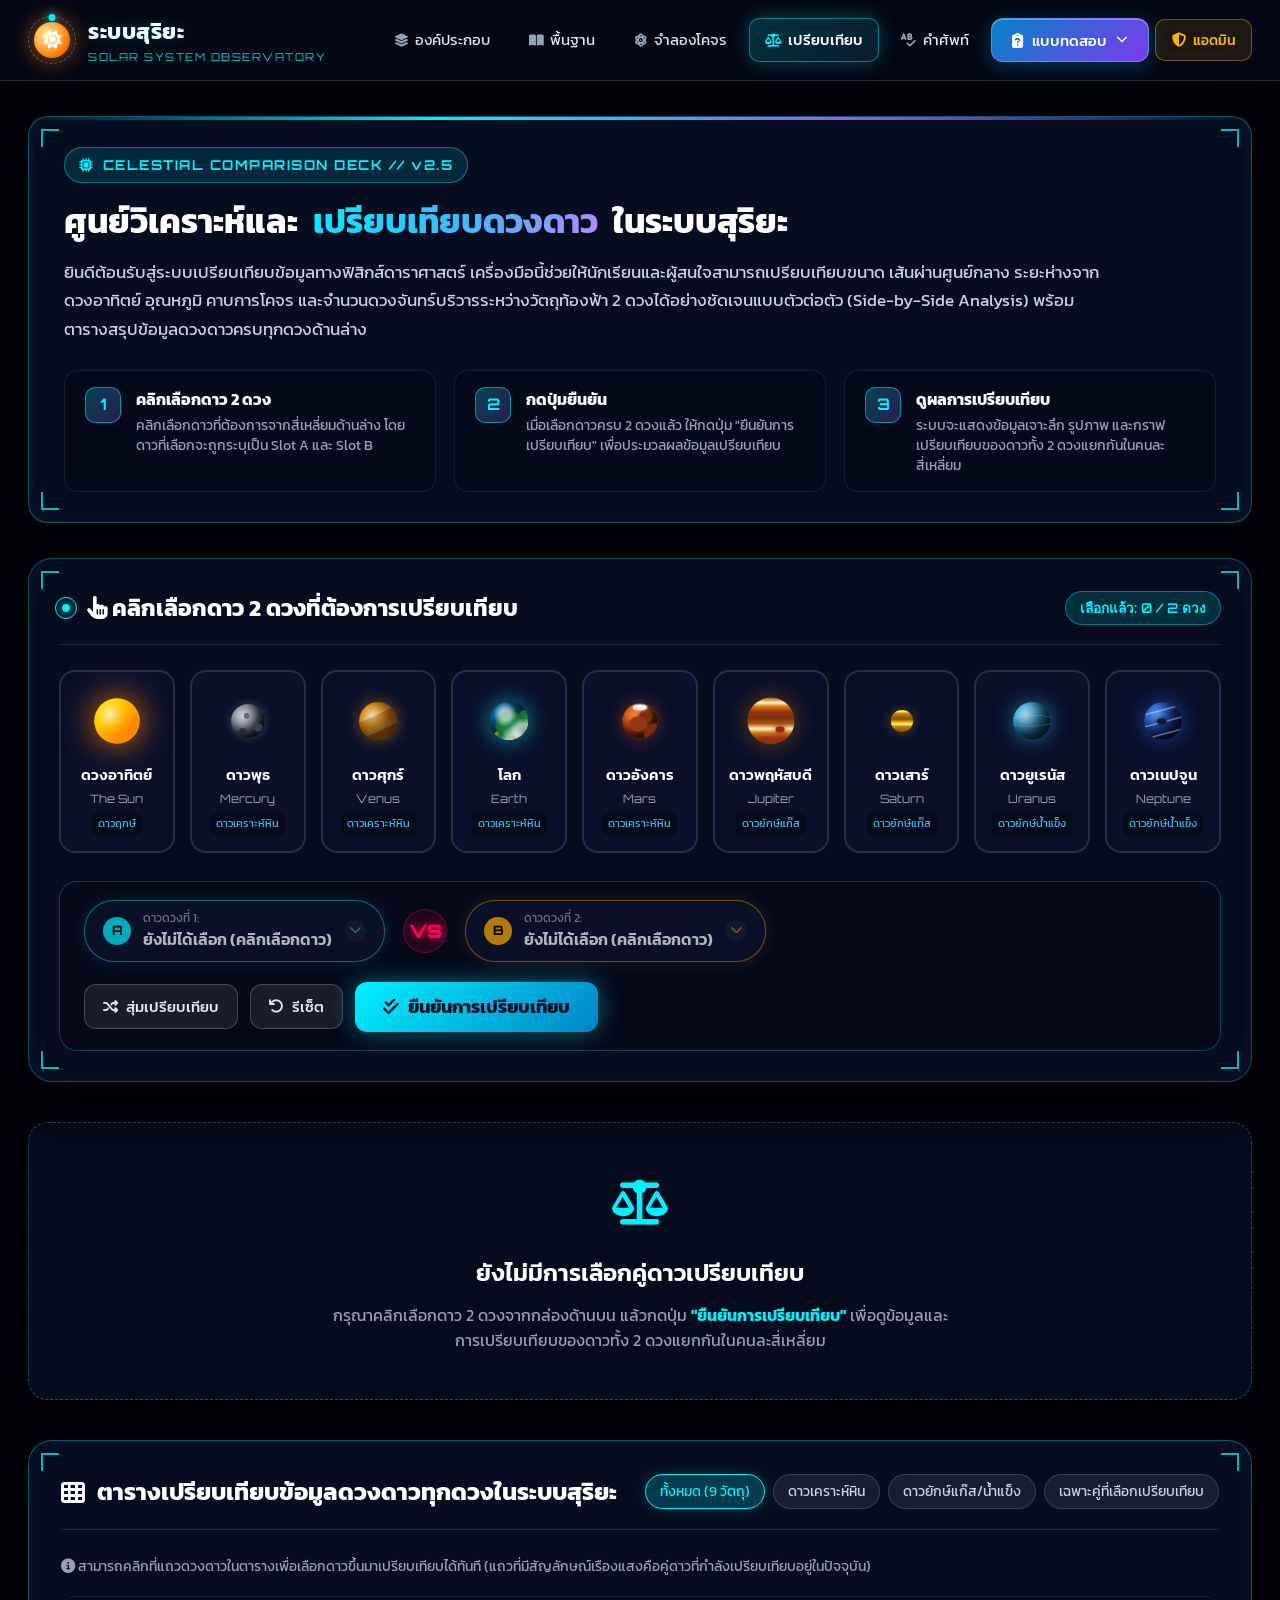
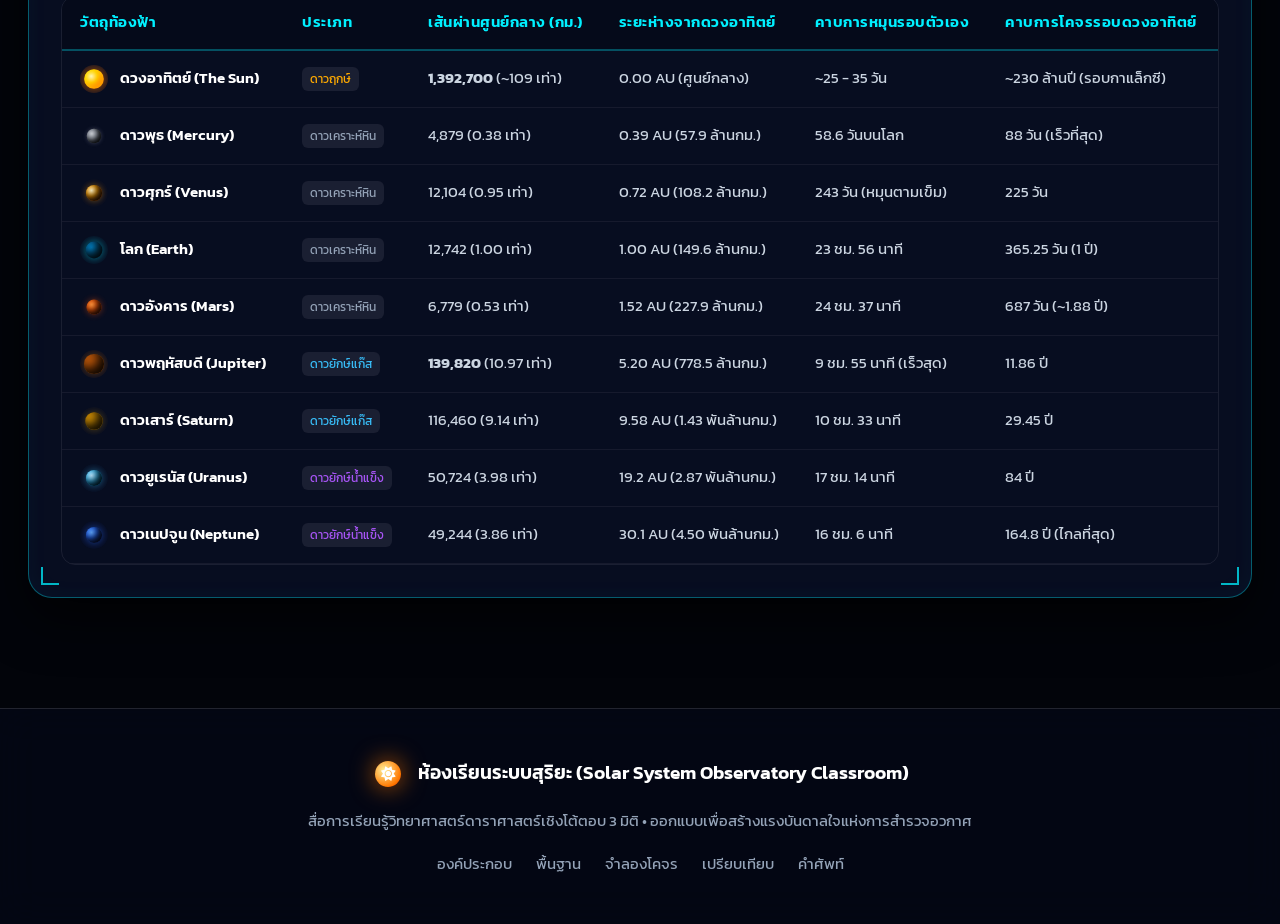
<file: c.html>
﻿<!DOCTYPE html>
<html lang="th">
<head>
  <meta charset="UTF-8">
  <meta name="viewport" content="width=device-width, initial-scale=1.0, viewport-fit=cover">
  <title>ห้องเรียนระบบสุริยะ - เปรียบเทียบดวงดาว (Celestial Comparison Deck)</title>
  <!-- Google Fonts: Kanit & Orbitron -->
  <link rel="preconnect" href="https://fonts.googleapis.com">
  <link rel="preconnect" href="https://fonts.gstatic.com" crossorigin>
  <link href="https://fonts.googleapis.com/css2?family=Kanit:ital,wght@0,200;0,300;0,400;0,500;0,600;0,700;1,300;1,400&family=Orbitron:wght@500;700;900&display=swap" rel="stylesheet">
  <!-- Font Awesome Icons -->
  <link rel="stylesheet" href="https://cdnjs.cloudflare.com/ajax/libs/font-awesome/6.5.1/css/all.min.css">
  <!-- Custom Stylesheet -->
  <link rel="stylesheet" href="style.css?v=21">

  <style>
    /* ============================================================
       Styles for Celestial Comparison Deck (c.html)
       ============================================================ */
    body {
      margin: 0;
      padding: 0;
      min-height: 100vh;
      display: flex;
      flex-direction: column;
      color: #e2e8f0;
    }

    .compare-container {
      flex: 1 0 auto;
      max-width: 1360px;
      width: 100%;
      margin: 35px auto 60px;
      padding: 0 1.75rem;
      position: relative;
      z-index: 5;
    }

    .footer {
      margin-top: auto;
      width: 100%;
    }

    /* 1. Header Guide / Explanation Section */
    .compare-guide-card {
      background: rgba(10, 16, 40, 0.75);
      border: 1px solid rgba(0, 240, 255, 0.35);
      border-radius: 20px;
      padding: 30px 35px;
      margin-bottom: 35px;
      box-shadow: 0 15px 40px rgba(0, 0, 0, 0.6), inset 0 0 25px rgba(0, 240, 255, 0.05);
      backdrop-filter: blur(14px);
      -webkit-backdrop-filter: blur(14px);
      position: relative;
      overflow: hidden;
    }

    .compare-guide-card::before {
      content: '';
      position: absolute;
      top: 0;
      left: 0;
      width: 100%;
      height: 3px;
      background: linear-gradient(90deg, transparent, #00f0ff, #a855f7, transparent);
    }

    .guide-badge {
      display: inline-flex;
      align-items: center;
      gap: 8px;
      padding: 6px 14px;
      background: rgba(0, 240, 255, 0.12);
      border: 1px solid rgba(0, 240, 255, 0.4);
      border-radius: 20px;
      color: #00f0ff;
      font-family: 'Orbitron', monospace;
      font-size: 0.85rem;
      font-weight: 700;
      letter-spacing: 1.5px;
      margin-bottom: 12px;
    }

    .guide-title {
      font-size: 2.1rem;
      font-weight: 700;
      color: #fff;
      margin-bottom: 10px;
      display: flex;
      align-items: center;
      gap: 15px;
      flex-wrap: wrap;
    }

    .guide-title .highlight-text {
      background: linear-gradient(135deg, #00f0ff 0%, #38bdf8 50%, #c084fc 100%);
      -webkit-background-clip: text;
      -webkit-text-fill-color: transparent;
    }

    .guide-description {
      font-size: 1.05rem;
      color: #cbd5e1;
      line-height: 1.7;
      margin-bottom: 25px;
      max-width: 1050px;
    }

    .guide-steps-grid {
      display: grid;
      grid-template-columns: repeat(auto-fit, minmax(280px, 1fr));
      gap: 18px;
      margin-top: 20px;
    }

    .guide-step-item {
      background: rgba(5, 10, 26, 0.65);
      border: 1px solid rgba(255, 255, 255, 0.08);
      border-radius: 14px;
      padding: 16px 20px;
      display: flex;
      align-items: flex-start;
      gap: 15px;
      transition: all 0.3s ease;
    }

    .guide-step-item:hover {
      border-color: rgba(0, 240, 255, 0.4);
      transform: translateY(-3px);
      box-shadow: 0 8px 25px rgba(0, 240, 255, 0.1);
    }

    .step-number {
      width: 36px;
      height: 36px;
      border-radius: 10px;
      background: linear-gradient(135deg, rgba(0, 240, 255, 0.25), rgba(168, 85, 247, 0.25));
      border: 1px solid rgba(0, 240, 255, 0.5);
      display: flex;
      align-items: center;
      justify-content: center;
      font-family: 'Orbitron', monospace;
      font-weight: 700;
      color: #00f0ff;
      font-size: 1rem;
      flex-shrink: 0;
    }

    .step-text h4 {
      color: #fff;
      font-size: 1rem;
      margin-bottom: 4px;
    }

    .step-text p {
      font-size: 0.88rem;
      color: #94a3b8;
      line-height: 1.4;
      margin: 0;
    }

    /* 2. Master Selection Box (สี่เหลี่ยมรวมดวงดาวที่คลิกเลือกได้) */
    .master-selector-box {
      background: rgba(10, 16, 40, 0.7);
      border: 1px solid rgba(0, 240, 255, 0.3);
      border-radius: 24px;
      padding: 30px;
      margin-bottom: 40px;
      box-shadow: 0 20px 50px rgba(0, 0, 0, 0.7), inset 0 0 30px rgba(0, 240, 255, 0.04);
      backdrop-filter: blur(14px);
      -webkit-backdrop-filter: blur(14px);
      position: relative;
    }

    .selector-box-header {
      display: flex;
      justify-content: space-between;
      align-items: center;
      flex-wrap: wrap;
      gap: 15px;
      margin-bottom: 25px;
      padding-bottom: 18px;
      border-bottom: 1px solid rgba(255, 255, 255, 0.1);
    }

    .selector-title-group {
      display: flex;
      align-items: center;
      gap: 14px;
    }

    .selector-title {
      font-size: 1.45rem;
      font-weight: 700;
      color: #fff;
      margin: 0;
    }

    .selection-counter-badge {
      background: rgba(0, 240, 255, 0.15);
      border: 1px solid rgba(0, 240, 255, 0.4);
      padding: 5px 14px;
      border-radius: 20px;
      font-family: 'Orbitron', monospace;
      font-size: 0.85rem;
      color: #00f0ff;
      font-weight: 600;
    }

    /* The 9 Planets Grid */
    .planets-pick-grid {
      display: grid;
      grid-template-columns: repeat(auto-fill, minmax(122px, 1fr));
      gap: 15px;
      margin-bottom: 28px;
    }

    @media (min-width: 992px) {
      .planets-pick-grid {
        grid-template-columns: repeat(9, 1fr);
      }
    }

    .planet-pick-square {
      background: rgba(14, 22, 54, 0.55);
      border: 2px solid rgba(255, 255, 255, 0.12);
      border-radius: 16px;
      padding: 16px 10px;
      display: flex;
      flex-direction: column;
      align-items: center;
      justify-content: center;
      cursor: pointer;
      position: relative;
      transition: all 0.3s cubic-bezier(0.16, 1, 0.3, 1);
      user-select: none;
      min-height: 150px;
    }

    .planet-pick-square:hover {
      background: rgba(22, 36, 85, 0.75);
      border-color: rgba(0, 240, 255, 0.6);
      transform: translateY(-5px);
      box-shadow: 0 10px 25px rgba(0, 240, 255, 0.25);
    }

    .planet-pick-square.selected-a {
      border-color: #00f0ff;
      background: rgba(0, 240, 255, 0.18);
      box-shadow: 0 0 20px rgba(0, 240, 255, 0.4), inset 0 0 15px rgba(0, 240, 255, 0.2);
      transform: translateY(-4px);
    }

    .planet-pick-square.selected-b {
      border-color: #ffaa00;
      background: rgba(255, 170, 0, 0.18);
      box-shadow: 0 0 20px rgba(255, 170, 0, 0.4), inset 0 0 15px rgba(255, 170, 0, 0.2);
      transform: translateY(-4px);
    }

    .pick-slot-badge {
      position: absolute;
      top: 8px;
      right: 8px;
      padding: 2px 7px;
      border-radius: 6px;
      font-family: 'Orbitron', monospace;
      font-size: 0.7rem;
      font-weight: 700;
      display: none;
    }

    .planet-pick-square.selected-a .pick-slot-badge {
      display: block;
      background: #00f0ff;
      color: #000;
      box-shadow: 0 0 8px #00f0ff;
    }

    .planet-pick-square.selected-b .pick-slot-badge {
      display: block;
      background: #ffaa00;
      color: #000;
      box-shadow: 0 0 8px #ffaa00;
    }

    .pick-planet-preview {
      width: 65px;
      height: 65px;
      display: flex;
      align-items: center;
      justify-content: center;
      margin-bottom: 10px;
      position: relative;
      flex-shrink: 0;
    }

    .pick-planet-preview .planet-body {
      transform: scale(0.65);
      pointer-events: none;
      flex-shrink: 0 !important;
      aspect-ratio: 1 / 1 !important;
      border-radius: 50% !important;
    }

    .pick-planet-preview .saturn-wrapper {
      flex-shrink: 0 !important;
      display: inline-flex !important;
      align-items: center !important;
      justify-content: center !important;
    }

    .pick-planet-name-th {
      font-size: 0.95rem;
      font-weight: 600;
      color: #fff;
      text-align: center;
      margin-bottom: 2px;
      white-space: nowrap;
    }

    .pick-planet-name-en {
      font-size: 0.72rem;
      color: #94a3b8;
      font-family: 'Orbitron', monospace;
      text-align: center;
    }

    .pick-planet-type {
      font-size: 0.68rem;
      color: #38bdf8;
      margin-top: 5px;
      background: rgba(0, 0, 0, 0.35);
      padding: 2px 6px;
      border-radius: 4px;
      text-align: center;
    }

    /* Selected Planets Control / Confirm Bar */
    .selection-action-bar {
      background: rgba(5, 10, 26, 0.85);
      border: 1px solid rgba(0, 240, 255, 0.25);
      border-radius: 18px;
      padding: 18px 24px;
      display: flex;
      align-items: center;
      justify-content: space-between;
      flex-wrap: wrap;
      gap: 20px;
    }

    .selected-matchup-display {
      display: flex;
      align-items: center;
      gap: 18px;
      flex-wrap: wrap;
    }

    .matchup-planet-pill {
      display: flex;
      align-items: center;
      gap: 12px;
      background: rgba(15, 23, 50, 0.85);
      border: 1.5px solid rgba(255, 255, 255, 0.18);
      border-radius: 30px;
      padding: 8px 18px;
      min-width: 185px;
      cursor: pointer;
      position: relative;
      transition: all 0.25s cubic-bezier(0.16, 1, 0.3, 1);
      user-select: none;
      outline: none;
    }

    .matchup-planet-pill:hover {
      background: rgba(22, 35, 78, 0.95);
      transform: translateY(-3px);
    }

    .matchup-planet-pill:focus-visible {
      outline: 2px solid #00f0ff;
      outline-offset: 3px;
    }

    .matchup-planet-pill:active {
      transform: translateY(0) scale(0.98);
    }

    .matchup-planet-pill.slot-a {
      border-color: rgba(0, 240, 255, 0.6);
      box-shadow: 0 0 15px rgba(0, 240, 255, 0.18);
    }

    .matchup-planet-pill.slot-a:hover {
      border-color: #00f0ff;
      box-shadow: 0 0 25px rgba(0, 240, 255, 0.5), inset 0 0 12px rgba(0, 240, 255, 0.2);
    }

    .matchup-planet-pill.slot-b {
      border-color: rgba(255, 170, 0, 0.6);
      box-shadow: 0 0 15px rgba(255, 170, 0, 0.18);
    }

    .matchup-planet-pill.slot-b:hover {
      border-color: #ffaa00;
      box-shadow: 0 0 25px rgba(255, 170, 0, 0.5), inset 0 0 12px rgba(255, 170, 0, 0.2);
    }

    .pill-dropdown-icon {
      margin-left: auto;
      font-size: 0.78rem;
      opacity: 0.65;
      transition: transform 0.25s ease, opacity 0.25s ease, color 0.25s ease;
      display: flex;
      align-items: center;
      justify-content: center;
      width: 22px;
      height: 22px;
      border-radius: 50%;
      background: rgba(255, 255, 255, 0.08);
      flex-shrink: 0;
    }

    .matchup-planet-pill:hover .pill-dropdown-icon {
      opacity: 1;
      transform: translateY(2px);
    }

    .slot-a .pill-dropdown-icon {
      color: #00f0ff;
    }

    .slot-b .pill-dropdown-icon {
      color: #ffaa00;
    }

    .pill-indicator {
      width: 28px;
      height: 28px;
      border-radius: 50%;
      display: flex;
      align-items: center;
      justify-content: center;
      font-family: 'Orbitron', monospace;
      font-size: 0.8rem;
      font-weight: 700;
    }

    .slot-a .pill-indicator {
      background: #00f0ff;
      color: #000;
    }

    .slot-b .pill-indicator {
      background: #ffaa00;
      color: #000;
    }

    .pill-info {
      display: flex;
      flex-direction: column;
    }

    .pill-label {
      font-size: 0.72rem;
      color: #94a3b8;
    }

    .pill-name {
      font-size: 1rem;
      font-weight: 600;
      color: #fff;
    }

    .matchup-vs-badge {
      font-family: 'Orbitron', monospace;
      font-size: 1.15rem;
      font-weight: 900;
      color: #ff0055;
      text-shadow: 0 0 10px #ff0055;
      background: rgba(255, 0, 85, 0.1);
      border: 1px solid rgba(255, 0, 85, 0.35);
      border-radius: 50%;
      width: 44px;
      height: 44px;
      display: flex;
      align-items: center;
      justify-content: center;
      animation: pulseVs 2s infinite ease-in-out;
    }

    @keyframes pulseVs {
      0%, 100% { transform: scale(1); box-shadow: 0 0 10px rgba(255, 0, 85, 0.3); }
      50% { transform: scale(1.1); box-shadow: 0 0 20px rgba(255, 0, 85, 0.7); }
    }

    .action-buttons-group {
      display: flex;
      align-items: center;
      gap: 12px;
      flex-wrap: wrap;
    }

    .btn-confirm-compare {
      background: linear-gradient(135deg, #00f0ff 0%, #0284c7 100%);
      border: none;
      color: #031024;
      padding: 12px 28px;
      border-radius: 12px;
      font-family: 'Kanit', sans-serif;
      font-size: 1.1rem;
      font-weight: 700;
      cursor: pointer;
      display: flex;
      align-items: center;
      gap: 10px;
      box-shadow: 0 0 25px rgba(0, 240, 255, 0.4);
      transition: all 0.3s ease;
    }

    .btn-confirm-compare:hover {
      background: linear-gradient(135deg, #38bdf8 0%, #00f0ff 100%);
      box-shadow: 0 0 35px rgba(0, 240, 255, 0.7);
      transform: translateY(-2px);
    }

    .btn-random-pick, .btn-reset-pick {
      background: rgba(255, 255, 255, 0.08);
      border: 1px solid rgba(255, 255, 255, 0.2);
      color: #e2e8f0;
      padding: 10px 18px;
      border-radius: 12px;
      font-family: 'Kanit', sans-serif;
      font-size: 0.95rem;
      font-weight: 500;
      cursor: pointer;
      display: flex;
      align-items: center;
      gap: 8px;
      transition: all 0.3s ease;
    }

    .btn-random-pick:hover {
      background: rgba(168, 85, 247, 0.2);
      border-color: #a855f7;
      color: #d8b4fe;
    }

    .btn-reset-pick:hover {
      background: rgba(239, 68, 68, 0.2);
      border-color: #ef4444;
      color: #fca5a5;
    }

    /* 3. Dual Comparison Display (สี่เหลี่ยมเปรียบเทียบ 2 ดวง แยกกัน) */
    .compare-results-section {
      margin-bottom: 50px;
      scroll-margin-top: 100px;
    }

    .compare-insight-banner {
      background: linear-gradient(135deg, rgba(16, 26, 62, 0.85) 0%, rgba(26, 16, 52, 0.85) 100%);
      border: 1px solid rgba(168, 85, 247, 0.4);
      border-radius: 18px;
      padding: 22px 28px;
      margin-bottom: 25px;
      display: flex;
      align-items: center;
      justify-content: space-between;
      flex-wrap: wrap;
      gap: 20px;
      box-shadow: 0 10px 30px rgba(0, 0, 0, 0.5);
    }

    .insight-text-group h3 {
      font-size: 1.35rem;
      color: #fff;
      margin-bottom: 6px;
      display: flex;
      align-items: center;
      gap: 10px;
    }

    .insight-text-group p {
      font-size: 0.95rem;
      color: #cbd5e1;
      margin: 0;
      max-width: 850px;
    }

    .insight-tags {
      display: flex;
      gap: 10px;
      flex-wrap: wrap;
    }

    .insight-tag {
      background: rgba(0, 240, 255, 0.1);
      border: 1px solid rgba(0, 240, 255, 0.35);
      color: #00f0ff;
      padding: 6px 14px;
      border-radius: 20px;
      font-size: 0.85rem;
      font-weight: 500;
    }

    /* The 2 Side-by-Side Comparison Boxes */
    .dual-compare-grid {
      display: grid;
      grid-template-columns: 1fr 1fr;
      gap: 28px;
      width: 100%;
    }

    /* เมื่อหน้าจอเล็กลง ให้คงรูปแบบช่อง 2 ช่องคู่กันไว้ตามเดิม และเลื่อนด้านข้างได้ */
    @media (max-width: 991px) {
      .dual-compare-grid {
        display: flex;
        flex-direction: row;
        gap: 20px;
        overflow-x: auto;
        overflow-y: hidden;
        -webkit-overflow-scrolling: touch;
        scroll-snap-type: x mandatory;
        padding-bottom: 20px;
        padding-top: 6px;
        padding-left: 4px;
        padding-right: 4px;
        scrollbar-width: thin;
        scrollbar-color: #00f0ff rgba(5, 10, 26, 0.8);
      }

      .compare-planet-box {
        flex: 0 0 min(440px, 86vw);
        min-width: 290px;
        scroll-snap-align: start;
        scroll-snap-stop: always;
      }
    }

    @media (min-width: 768px) and (max-width: 991px) {
      .compare-planet-box {
        flex: 0 0 calc(50% - 10px);
        min-width: 330px;
      }
    }

    @media (max-width: 576px) {
      .compare-planet-box {
        padding: 22px 18px;
        border-radius: 18px;
      }

      .box-planet-name-th {
        font-size: 1.7rem;
      }

      .box-header-row {
        flex-wrap: wrap;
        gap: 8px;
      }
    }

    /* Cyberpunk Scrollbar for Horizontal Scroll */
    .dual-compare-grid::-webkit-scrollbar {
      height: 8px;
    }

    .dual-compare-grid::-webkit-scrollbar-track {
      background: rgba(5, 10, 26, 0.8);
      border-radius: 10px;
      border: 1px solid rgba(0, 240, 255, 0.15);
    }

    .dual-compare-grid::-webkit-scrollbar-thumb {
      background: linear-gradient(90deg, #00f0ff, #a855f7, #ffaa00);
      border-radius: 10px;
      box-shadow: 0 0 10px rgba(0, 240, 255, 0.4);
    }

    .dual-compare-grid::-webkit-scrollbar-thumb:hover {
      background: linear-gradient(90deg, #38bdf8, #c084fc, #fbbf24);
      box-shadow: 0 0 15px rgba(0, 240, 255, 0.7);
    }

    /* Mobile Scroll Hint Badge */
    .dual-scroll-hint {
      display: none;
      align-items: center;
      justify-content: space-between;
      gap: 12px;
      margin-bottom: 16px;
      padding: 10px 18px;
      background: rgba(0, 240, 255, 0.08);
      border: 1px dashed rgba(0, 240, 255, 0.35);
      border-radius: 24px;
      color: #00f0ff;
      font-size: 0.88rem;
      font-weight: 500;
      backdrop-filter: blur(8px);
    }

    .dual-scroll-hint .hint-text {
      display: flex;
      align-items: center;
      gap: 8px;
      text-align: center;
    }

    @media (max-width: 991px) {
      .dual-scroll-hint {
        display: flex;
      }
    }

    .dual-scroll-btn {
      background: rgba(0, 240, 255, 0.15);
      border: 1px solid rgba(0, 240, 255, 0.4);
      color: #00f0ff;
      width: 32px;
      height: 32px;
      border-radius: 50%;
      display: flex;
      align-items: center;
      justify-content: center;
      cursor: pointer;
      font-size: 0.85rem;
      transition: all 0.2s ease;
      flex-shrink: 0;
    }

    .dual-scroll-btn:hover {
      background: #00f0ff;
      color: #000;
      box-shadow: 0 0 10px #00f0ff;
    }

    .compare-planet-box {
      background: rgba(10, 16, 40, 0.8);
      border: 2px solid rgba(0, 240, 255, 0.3);
      border-radius: 24px;
      padding: 30px;
      box-shadow: 0 15px 45px rgba(0, 0, 0, 0.6), inset 0 0 25px rgba(0, 240, 255, 0.05);
      backdrop-filter: blur(14px);
      -webkit-backdrop-filter: blur(14px);
      position: relative;
      overflow: hidden;
      transition: all 0.4s ease;
    }

    .compare-planet-box.box-slot-a {
      border-color: rgba(0, 240, 255, 0.5);
      border-top: 4px solid #00f0ff;
    }

    .compare-planet-box.box-slot-b {
      border-color: rgba(255, 170, 0, 0.5);
      border-top: 4px solid #ffaa00;
    }

    .box-header-row {
      display: flex;
      justify-content: space-between;
      align-items: flex-start;
      margin-bottom: 20px;
    }

    .box-slot-badge {
      display: inline-flex;
      align-items: center;
      gap: 6px;
      padding: 5px 12px;
      border-radius: 20px;
      font-family: 'Orbitron', monospace;
      font-size: 0.8rem;
      font-weight: 700;
    }

    .box-slot-a .box-slot-badge {
      background: rgba(0, 240, 255, 0.2);
      color: #00f0ff;
      border: 1px solid #00f0ff;
    }

    .box-slot-b .box-slot-badge {
      background: rgba(255, 170, 0, 0.2);
      color: #ffaa00;
      border: 1px solid #ffaa00;
    }

    .box-planet-type-badge {
      font-size: 0.82rem;
      color: #cbd5e1;
      background: rgba(255, 255, 255, 0.08);
      border: 1px solid rgba(255, 255, 255, 0.15);
      padding: 4px 12px;
      border-radius: 12px;
    }

    .box-visual-container {
      display: flex;
      flex-direction: column;
      align-items: center;
      justify-content: center;
      padding: 25px 0 20px;
      position: relative;
      min-height: 200px;
    }

    .visual-glow-ring {
      position: absolute;
      width: 220px;
      height: 220px;
      border-radius: 50%;
      background: radial-gradient(circle, rgba(0, 240, 255, 0.15) 0%, transparent 70%);
      pointer-events: none;
      animation: pulseVisualGlow 4s infinite alternate ease-in-out;
    }

    @keyframes pulseVisualGlow {
      0% { transform: scale(0.9); opacity: 0.4; }
      100% { transform: scale(1.15); opacity: 0.8; }
    }

    .box-planet-render {
      display: flex;
      align-items: center;
      justify-content: center;
      position: relative;
      z-index: 2;
    }

    .box-planet-render .planet-body {
      box-shadow: 0 0 35px rgba(0, 240, 255, 0.3);
      flex-shrink: 0 !important;
      aspect-ratio: 1 / 1 !important;
      border-radius: 50% !important;
    }

    .box-planet-render .saturn-wrapper {
      flex-shrink: 0 !important;
      display: inline-flex !important;
      align-items: center !important;
      justify-content: center !important;
    }

    .box-planet-identity {
      text-align: center;
      margin-top: 15px;
      margin-bottom: 20px;
    }

    .box-planet-name-th {
      font-size: 2rem;
      font-weight: 700;
      color: #fff;
      margin-bottom: 2px;
    }

    .box-planet-name-en {
      font-size: 1rem;
      color: #94a3b8;
      font-family: 'Orbitron', monospace;
      letter-spacing: 2px;
    }

    .box-planet-desc {
      font-size: 0.92rem;
      color: #cbd5e1;
      line-height: 1.6;
      background: rgba(5, 10, 26, 0.5);
      padding: 14px 18px;
      border-radius: 12px;
      margin-bottom: 25px;
      border-left: 3px solid rgba(0, 240, 255, 0.5);
    }

    /* Metrics List */
    .compare-metrics-list {
      display: flex;
      flex-direction: column;
      gap: 14px;
    }

    .metric-row {
      background: rgba(14, 22, 54, 0.6);
      border: 1px solid rgba(255, 255, 255, 0.07);
      border-radius: 12px;
      padding: 12px 16px;
      display: flex;
      flex-direction: column;
      gap: 6px;
      transition: background 0.2s ease;
    }

    .metric-row:hover {
      background: rgba(20, 32, 75, 0.7);
    }

    .metric-top-line {
      display: flex;
      justify-content: space-between;
      align-items: center;
    }

    .metric-label {
      font-size: 0.9rem;
      color: #94a3b8;
      display: flex;
      align-items: center;
      gap: 8px;
    }

    .metric-label i {
      color: #00f0ff;
      width: 16px;
    }

    .metric-value {
      font-size: 0.95rem;
      font-weight: 600;
      color: #fff;
      font-family: 'Kanit', sans-serif;
      text-align: right;
    }

    .metric-bar-container {
      width: 100%;
      height: 6px;
      background: rgba(255, 255, 255, 0.1);
      border-radius: 3px;
      overflow: hidden;
      margin-top: 4px;
    }

    .metric-bar-fill {
      height: 100%;
      border-radius: 3px;
      transition: width 0.8s cubic-bezier(0.16, 1, 0.3, 1);
    }

    .box-slot-a .metric-bar-fill {
      background: linear-gradient(90deg, #0284c7, #00f0ff);
    }

    .box-slot-b .metric-bar-fill {
      background: linear-gradient(90deg, #d97706, #ffaa00);
    }

    /* 4. Comprehensive Table Section (ตารางเปรียบเทียบดาวทุกดวง) */
    .table-section {
      background: rgba(10, 16, 40, 0.75);
      border: 1px solid rgba(0, 240, 255, 0.35);
      border-radius: 24px;
      padding: 32px;
      margin-bottom: 50px;
      box-shadow: 0 20px 50px rgba(0, 0, 0, 0.7), inset 0 0 25px rgba(0, 240, 255, 0.04);
      backdrop-filter: blur(14px);
      -webkit-backdrop-filter: blur(14px);
      position: relative;
    }

    .table-header-group {
      display: flex;
      justify-content: space-between;
      align-items: center;
      flex-wrap: wrap;
      gap: 15px;
      margin-bottom: 25px;
      padding-bottom: 18px;
      border-bottom: 1px solid rgba(255, 255, 255, 0.1);
    }

    .table-title {
      font-size: 1.5rem;
      font-weight: 700;
      color: #fff;
      display: flex;
      align-items: center;
      gap: 12px;
    }

    .table-filter-group {
      display: flex;
      gap: 8px;
      flex-wrap: wrap;
    }

    .filter-btn {
      background: rgba(255, 255, 255, 0.07);
      border: 1px solid rgba(255, 255, 255, 0.15);
      color: #cbd5e1;
      padding: 6px 14px;
      border-radius: 20px;
      font-family: 'Kanit', sans-serif;
      font-size: 0.88rem;
      cursor: pointer;
      transition: all 0.25s ease;
    }

    .filter-btn:hover, .filter-btn.active {
      background: rgba(0, 240, 255, 0.2);
      border-color: #00f0ff;
      color: #00f0ff;
      box-shadow: 0 0 12px rgba(0, 240, 255, 0.2);
    }

    .responsive-table-wrapper {
      overflow-x: auto;
      border-radius: 14px;
      border: 1px solid rgba(255, 255, 255, 0.08);
    }

    .celestial-table {
      width: 100%;
      border-collapse: collapse;
      font-size: 0.92rem;
      text-align: left;
      white-space: nowrap;
    }

    .celestial-table th {
      background: rgba(5, 10, 26, 0.9);
      color: #00f0ff;
      font-family: 'Kanit', sans-serif;
      font-weight: 600;
      padding: 14px 18px;
      border-bottom: 2px solid rgba(0, 240, 255, 0.3);
      letter-spacing: 0.5px;
    }

    .celestial-table td {
      padding: 14px 18px;
      border-bottom: 1px solid rgba(255, 255, 255, 0.06);
      color: #cbd5e1;
      vertical-align: middle;
      transition: background 0.2s ease;
    }

    .celestial-table tbody tr {
      cursor: pointer;
      transition: all 0.25s ease;
    }

    .celestial-table tbody tr:hover {
      background: rgba(0, 240, 255, 0.08);
    }

    /* Highlighted table rows matching selected planets */
    .celestial-table tbody tr.row-selected-a {
      background: rgba(0, 240, 255, 0.15) !important;
      border-left: 4px solid #00f0ff;
    }

    .celestial-table tbody tr.row-selected-b {
      background: rgba(255, 170, 0, 0.15) !important;
      border-left: 4px solid #ffaa00;
    }

    .table-planet-cell {
      display: flex;
      align-items: center;
      gap: 12px;
      font-weight: 600;
      color: #fff;
    }

    .table-planet-mini-sphere {
      width: 28px;
      height: 28px;
      border-radius: 50%;
      display: flex;
      align-items: center;
      justify-content: center;
      overflow: hidden;
      flex-shrink: 0;
    }

    .table-planet-mini-sphere .planet-body {
      transform: scale(0.28);
      flex-shrink: 0 !important;
      aspect-ratio: 1 / 1 !important;
      border-radius: 50% !important;
    }

    .type-pill {
      font-size: 0.75rem;
      padding: 3px 8px;
      border-radius: 6px;
      background: rgba(255, 255, 255, 0.08);
      color: #94a3b8;
    }

    /* Notification Toast */
    #toast-msg {
      position: fixed;
      bottom: 30px;
      right: 30px;
      background: rgba(10, 16, 40, 0.95);
      border: 1px solid #00f0ff;
      color: #fff;
      padding: 12px 24px;
      border-radius: 12px;
      box-shadow: 0 0 25px rgba(0, 240, 255, 0.4);
      z-index: 1000;
      font-family: 'Kanit', sans-serif;
      display: flex;
      align-items: center;
      gap: 10px;
      transform: translateY(100px);
      opacity: 0;
      transition: all 0.3s cubic-bezier(0.16, 1, 0.3, 1);
      pointer-events: none;
    }

    #toast-msg.show {
      transform: translateY(0);
      opacity: 1;
    }

    /* Mobile & Tablet Responsiveness for c.html */
    @media (max-width: 991px) {
      .planets-pick-grid {
        grid-template-columns: repeat(5, 1fr);
        gap: 10px;
      }
      .compare-planet-box {
        padding: 22px 18px;
      }
    }

    @media (max-width: 768px) {
      .compare-page-container {
        padding: 0 12px;
        margin-top: 85px;
      }
      .planets-pick-grid {
        grid-template-columns: repeat(3, 1fr);
        gap: 8px;
        margin-bottom: 20px;
      }
      .planet-pick-square {
        padding: 10px 4px;
        min-height: 110px;
        border-radius: 12px;
      }
      .planet-pick-square .planet-icon-avatar {
        width: 44px;
        height: 44px;
      }
      .planet-pick-name {
        font-size: 0.85rem;
      }
      .planet-pick-type {
        font-size: 0.68rem;
      }
      .compare-planet-box {
        padding: 18px 14px;
        border-radius: 18px;
      }
      .table-section {
        padding: 18px 12px;
        border-radius: 18px;
      }
      .table-title {
        font-size: 1.25rem;
      }
      .metric-label {
        font-size: 0.84rem;
      }
      .metric-value {
        font-size: 0.88rem;
      }
    }

    @media (max-width: 480px) {
      .compare-title-main {
        font-size: clamp(1.6rem, 6vw, 2.2rem);
      }
      .master-selector-box {
        padding: 16px 10px;
        border-radius: 16px;
      }
      .selector-title {
        font-size: 1.15rem;
      }
      .box-planet-name-th {
        font-size: 1.6rem;
      }
      .box-planet-name-en {
        font-size: 0.85rem;
      }
      .metric-row {
        padding: 10px 12px;
      }
      .metric-label {
        font-size: 0.82rem;
      }
      .metric-value {
        font-size: 0.84rem;
      }
    }

    /* ============================================================
       Planet Picker Modal Overlay & Box (สำหรับคลิกเลือกดาวที่ Slot A & B)
       ============================================================ */
    .modal-overlay.active,
    .modal-overlay.show {
      opacity: 1 !important;
      pointer-events: auto !important;
    }

    .modal-overlay.active .modal-box,
    .modal-overlay.show .modal-box {
      transform: translateY(0) scale(1) !important;
    }

    .planet-picker-overlay {
      position: fixed;
      inset: 0;
      background: rgba(2, 6, 20, 0.88);
      backdrop-filter: blur(18px);
      -webkit-backdrop-filter: blur(18px);
      z-index: 2500;
      display: flex;
      align-items: center;
      justify-content: center;
      padding: 1.25rem;
      opacity: 0;
      pointer-events: none;
      transition: opacity 0.3s cubic-bezier(0.16, 1, 0.3, 1);
    }

    .planet-picker-box {
      background: linear-gradient(145deg, rgba(10, 18, 48, 0.98), rgba(4, 9, 28, 0.99));
      border: 1.5px solid rgba(0, 240, 255, 0.4);
      border-radius: 26px;
      max-width: 980px;
      width: 100%;
      max-height: 90vh;
      overflow-y: auto;
      padding: 30px 32px;
      position: relative;
      box-shadow: 0 30px 80px rgba(0, 0, 0, 0.85), 0 0 50px rgba(0, 240, 255, 0.25);
      transform: translateY(25px) scale(0.97);
      transition: all 0.3s cubic-bezier(0.16, 1, 0.3, 1);
    }

    .planet-picker-box.theme-slot-a {
      border-color: rgba(0, 240, 255, 0.55);
      box-shadow: 0 30px 80px rgba(0, 0, 0, 0.85), 0 0 50px rgba(0, 240, 255, 0.25);
    }

    .planet-picker-box.theme-slot-b {
      border-color: rgba(255, 170, 0, 0.55);
      box-shadow: 0 30px 80px rgba(0, 0, 0, 0.85), 0 0 50px rgba(255, 170, 0, 0.25);
    }

    .planet-picker-header {
      margin-bottom: 22px;
      padding-bottom: 18px;
      border-bottom: 1px solid rgba(255, 255, 255, 0.1);
    }

    .picker-header-top {
      display: flex;
      align-items: center;
      justify-content: space-between;
      gap: 15px;
      flex-wrap: wrap;
      margin-bottom: 12px;
    }

    .picker-slot-tag {
      display: inline-flex;
      align-items: center;
      gap: 8px;
      padding: 5px 14px;
      border-radius: 20px;
      font-size: 0.85rem;
      font-weight: 700;
      font-family: 'Orbitron', monospace;
      letter-spacing: 1px;
    }

    .theme-slot-a .picker-slot-tag {
      background: rgba(0, 240, 255, 0.15);
      border: 1px solid rgba(0, 240, 255, 0.5);
      color: #00f0ff;
    }

    .theme-slot-b .picker-slot-tag {
      background: rgba(255, 170, 0, 0.15);
      border: 1px solid rgba(255, 170, 0, 0.5);
      color: #ffaa00;
    }

    .tag-letter {
      width: 22px;
      height: 22px;
      border-radius: 50%;
      display: inline-flex;
      align-items: center;
      justify-content: center;
      font-size: 0.75rem;
      font-weight: 900;
      color: #000;
    }

    .theme-slot-a .tag-letter {
      background: #00f0ff;
    }

    .theme-slot-b .tag-letter {
      background: #ffaa00;
    }

    .picker-slot-switch {
      display: inline-flex;
      align-items: center;
      background: rgba(5, 10, 26, 0.8);
      border: 1px solid rgba(255, 255, 255, 0.15);
      border-radius: 30px;
      padding: 3px;
      gap: 4px;
    }

    .picker-switch-btn {
      display: inline-flex;
      align-items: center;
      gap: 6px;
      padding: 6px 14px;
      border-radius: 20px;
      border: none;
      background: transparent;
      color: #94a3b8;
      font-family: 'Kanit', sans-serif;
      font-size: 0.85rem;
      font-weight: 600;
      cursor: pointer;
      transition: all 0.2s ease;
    }

    .picker-switch-btn:hover {
      color: #fff;
    }

    .picker-switch-btn .badge-mini {
      width: 18px;
      height: 18px;
      border-radius: 50%;
      display: inline-flex;
      align-items: center;
      justify-content: center;
      font-family: 'Orbitron', monospace;
      font-size: 0.65rem;
      font-weight: 700;
      color: #000;
    }

    .picker-switch-btn .badge-mini.a {
      background: #00f0ff;
    }
    .picker-switch-btn .badge-mini.b {
      background: #ffaa00;
    }

    .picker-switch-btn.active#pickerSwitchA {
      background: rgba(0, 240, 255, 0.2);
      color: #00f0ff;
      border: 1px solid rgba(0, 240, 255, 0.5);
      box-shadow: 0 0 10px rgba(0, 240, 255, 0.25);
    }

    .picker-switch-btn.active#pickerSwitchB {
      background: rgba(255, 170, 0, 0.2);
      color: #ffaa00;
      border: 1px solid rgba(255, 170, 0, 0.5);
      box-shadow: 0 0 10px rgba(255, 170, 0, 0.25);
    }

    .planet-picker-title {
      font-size: 1.55rem;
      font-weight: 700;
      color: #fff;
      margin: 0 0 6px 0;
      display: flex;
      align-items: center;
      gap: 10px;
      flex-wrap: wrap;
    }

    .highlight-slot.slot-a-text {
      color: #00f0ff;
      text-shadow: 0 0 10px rgba(0, 240, 255, 0.5);
    }

    .highlight-slot.slot-b-text {
      color: #ffaa00;
      text-shadow: 0 0 10px rgba(255, 170, 0, 0.5);
    }

    .planet-picker-subtitle {
      font-size: 0.92rem;
      color: #94a3b8;
      margin: 0;
      line-height: 1.5;
    }

    /* Grid of 9 Planets in Picker */
    .planet-picker-grid {
      display: grid;
      grid-template-columns: repeat(3, 1fr);
      gap: 16px;
      margin-bottom: 22px;
    }

    .picker-planet-card {
      background: rgba(14, 23, 56, 0.65);
      border: 1.5px solid rgba(255, 255, 255, 0.12);
      border-radius: 18px;
      padding: 18px 14px 14px;
      display: flex;
      flex-direction: column;
      align-items: center;
      text-align: center;
      cursor: pointer;
      position: relative;
      transition: all 0.25s cubic-bezier(0.16, 1, 0.3, 1);
      user-select: none;
      outline: none;
    }

    .picker-planet-card:hover,
    .picker-planet-card:focus-visible {
      background: rgba(22, 38, 92, 0.85);
      transform: translateY(-4px);
    }

    .theme-slot-a .picker-planet-card:hover,
    .theme-slot-a .picker-planet-card:focus-visible {
      border-color: rgba(0, 240, 255, 0.6);
      box-shadow: 0 10px 25px rgba(0, 240, 255, 0.2);
    }

    .theme-slot-b .picker-planet-card:hover,
    .theme-slot-b .picker-planet-card:focus-visible {
      border-color: rgba(255, 170, 0, 0.6);
      box-shadow: 0 10px 25px rgba(255, 170, 0, 0.2);
    }

    .picker-planet-card.is-selected-current {
      background: rgba(0, 240, 255, 0.15);
      border-color: #00f0ff;
      box-shadow: 0 0 20px rgba(0, 240, 255, 0.35), inset 0 0 12px rgba(0, 240, 255, 0.15);
    }

    .theme-slot-b .picker-planet-card.is-selected-current {
      background: rgba(255, 170, 0, 0.15);
      border-color: #ffaa00;
      box-shadow: 0 0 20px rgba(255, 170, 0, 0.35), inset 0 0 12px rgba(255, 170, 0, 0.15);
    }

    .picker-planet-card.is-selected-other {
      border-color: rgba(255, 255, 255, 0.3);
      opacity: 0.88;
    }

    .picker-card-badge {
      position: absolute;
      top: 10px;
      right: 10px;
      padding: 3px 8px;
      border-radius: 8px;
      font-size: 0.72rem;
      font-weight: 700;
      display: inline-flex;
      align-items: center;
      gap: 4px;
    }

    .picker-card-badge.is-current {
      background: #00f0ff;
      color: #000;
      box-shadow: 0 0 8px #00f0ff;
    }

    .theme-slot-b .picker-card-badge.is-current {
      background: #ffaa00;
      color: #000;
      box-shadow: 0 0 8px #ffaa00;
    }

    .picker-card-badge.is-other {
      background: rgba(255, 255, 255, 0.15);
      border: 1px solid rgba(255, 255, 255, 0.3);
      color: #cbd5e1;
    }

    .picker-planet-preview {
      width: 80px;
      height: 80px;
      min-width: 80px;
      min-height: 80px;
      display: flex;
      align-items: center;
      justify-content: center;
      margin: 4px 0 10px;
      position: relative;
      flex-shrink: 0;
    }

    .picker-planet-preview .planet-body {
      transform: scale(0.5);
      transform-origin: center center;
      pointer-events: none;
      flex-shrink: 0 !important;
      aspect-ratio: 1 / 1 !important;
      border-radius: 50% !important;
    }

    .picker-planet-preview .saturn-wrapper {
      flex-shrink: 0 !important;
      display: inline-flex !important;
      align-items: center !important;
      justify-content: center !important;
      transform: scale(0.4);
      transform-origin: center center;
      pointer-events: none;
    }

    .picker-planet-preview .saturn-wrapper .planet-body {
      transform: none !important;
    }

    .picker-planet-name-th {
      font-size: 1.12rem;
      font-weight: 700;
      color: #fff;
      margin-bottom: 2px;
    }

    .picker-planet-name-en {
      font-size: 0.78rem;
      font-family: 'Orbitron', monospace;
      color: #94a3b8;
      margin-bottom: 6px;
    }

    .picker-planet-type {
      font-size: 0.72rem;
      color: #38bdf8;
      background: rgba(0, 0, 0, 0.4);
      padding: 3px 8px;
      border-radius: 6px;
      margin-bottom: 6px;
    }

    .picker-planet-spec {
      font-size: 0.74rem;
      color: #94a3b8;
      margin-bottom: 12px;
      display: flex;
      align-items: center;
      gap: 5px;
    }

    .picker-choose-btn {
      width: 100%;
      padding: 7px 12px;
      border-radius: 10px;
      border: 1px solid rgba(255, 255, 255, 0.15);
      background: rgba(255, 255, 255, 0.06);
      color: #e2e8f0;
      font-family: 'Kanit', sans-serif;
      font-size: 0.85rem;
      font-weight: 600;
      cursor: pointer;
      transition: all 0.2s ease;
      display: flex;
      align-items: center;
      justify-content: center;
      gap: 6px;
      margin-top: auto;
    }

    .picker-planet-card:hover .picker-choose-btn {
      background: #00f0ff;
      border-color: #00f0ff;
      color: #000;
      font-weight: 700;
      box-shadow: 0 0 12px rgba(0, 240, 255, 0.5);
    }

    .theme-slot-b .picker-planet-card:hover .picker-choose-btn {
      background: #ffaa00;
      border-color: #ffaa00;
      color: #000;
      box-shadow: 0 0 12px rgba(255, 170, 0, 0.5);
    }

    .picker-planet-card.is-selected-current .picker-choose-btn {
      background: rgba(0, 240, 255, 0.25);
      border-color: #00f0ff;
      color: #00f0ff;
    }

    .theme-slot-b .picker-planet-card.is-selected-current .picker-choose-btn {
      background: rgba(255, 170, 0, 0.25);
      border-color: #ffaa00;
      color: #ffaa00;
    }

    .planet-picker-footer {
      display: flex;
      align-items: center;
      justify-content: space-between;
      gap: 15px;
      padding-top: 16px;
      border-top: 1px solid rgba(255, 255, 255, 0.1);
      flex-wrap: wrap;
    }

    .picker-footer-status {
      font-size: 0.88rem;
      color: #94a3b8;
      display: flex;
      align-items: center;
      gap: 8px;
    }

    .picker-cancel-btn {
      padding: 8px 20px;
      border-radius: 10px;
      border: 1px solid rgba(255, 255, 255, 0.15);
      background: rgba(255, 255, 255, 0.08);
      color: #cbd5e1;
      font-family: 'Kanit', sans-serif;
      font-size: 0.9rem;
      cursor: pointer;
      transition: all 0.2s ease;
      display: inline-flex;
      align-items: center;
      gap: 6px;
    }

    .picker-cancel-btn:hover {
      background: rgba(255, 255, 255, 0.18);
      color: #fff;
    }

    /* Pulse animation for confirm button when both planets ready */
    .btn-confirm-compare.pulse-ready {
      animation: pulseConfirmBtn 1s infinite alternate;
    }

    @keyframes pulseConfirmBtn {
      from {
        transform: scale(1);
        box-shadow: 0 0 20px rgba(0, 240, 255, 0.5);
      }
      to {
        transform: scale(1.05);
        box-shadow: 0 0 35px rgba(0, 240, 255, 0.9), 0 0 15px #00f0ff;
      }
    }

    @media (max-width: 860px) {
      .planet-picker-box {
        padding: 22px 18px;
        border-radius: 20px;
      }
      .planet-picker-grid {
        grid-template-columns: repeat(2, 1fr);
        gap: 12px;
      }
    }

    @media (max-width: 600px) {
      .planet-picker-grid {
        grid-template-columns: repeat(2, 1fr);
        gap: 10px;
      }
      .picker-planet-card {
        padding: 12px 8px;
      }
      .picker-planet-preview {
        width: 58px;
        height: 58px;
      }
      .picker-planet-preview .planet-body {
        transform: scale(0.52);
      }
      .picker-planet-name-th {
        font-size: 1rem;
      }
      .picker-planet-spec {
        display: none;
      }
      .planet-picker-title {
        font-size: 1.25rem;
      }
    }
  </style>
</head>
<body>

  <!-- Canvas พื้นหลังดวงดาวอวกาศ (Background Stars) -->
  <canvas id="space-canvas"></canvas>
  <div class="cosmic-aura aura-1"></div>
  <div class="cosmic-aura aura-2"></div>
  <div class="cosmic-aura aura-3"></div>

  <!-- แถบนำทาง (Navbar) ที่ตรงตามมาตรฐานของทุกหน้า -->
  <header class="header">
    <nav class="navbar" id="navbar">
      <a href="index.html" class="brand">
        <div class="brand-orbit-ring">
          <div class="brand-planet-dot"></div>
          <div class="brand-icon">
            <i class="fa-solid fa-sun"></i>
          </div>
        </div>
        <div class="brand-text">
          <span class="brand-main">ระบบสุริยะ</span>
          <span class="brand-sub">SOLAR SYSTEM OBSERVATORY</span>
        </div>
      </a>

      <!-- ปุ่มเปิดปิดเมนูสำหรับมือถือ -->
      <button class="mobile-toggle" id="mobileToggle" aria-label="เมนู">
        <i class="fa-solid fa-bars"></i>
      </button>

      <!-- เมนูนำทาง -->
      <div class="nav-menu" id="navMenu">
        <ul class="nav-list">
          <li class="nav-item">
            <a href="index.html#elements" class="nav-link">
              <i class="fa-solid fa-layer-group"></i> องค์ประกอบ
            </a>
          </li>
          <li class="nav-item">
            <a href="a.html" class="nav-link">
              <i class="fa-solid fa-book-open"></i> พื้นฐาน
            </a>
          </li>
          <li class="nav-item">
            <a href="b.html" class="nav-link">
              <i class="fa-solid fa-atom"></i> จำลองโคจร
            </a>
          </li>
          <li class="nav-item">
            <a href="c.html" class="nav-link active">
              <i class="fa-solid fa-scale-balanced"></i> เปรียบเทียบ
            </a>
          </li>
          <li class="nav-item">
            <a href="d.html" class="nav-link">
              <i class="fa-solid fa-spell-check"></i> คำศัพท์
            </a>
          </li>
          
          <!-- เมนูดรอปดาวน์ แบบทดสอบ -->
          <li class="nav-item dropdown" id="quizDropdown">
            <button class="dropdown-trigger" id="dropdownTrigger" aria-expanded="false">
              <i class="fa-solid fa-clipboard-question"></i> แบบทดสอบ
              <i class="fa-solid fa-chevron-down arrow-icon"></i>
            </button>
            <ul class="dropdown-menu" id="dropdownMenu">
              <li>
                <a href="1.html" class="dropdown-item" data-quiz="pre">
                  <span class="drop-badge">01</span>
                  <span class="drop-text">ก่อนเรียน</span>
                  <i class="fa-solid fa-arrow-right drop-arrow"></i>
                </a>
              </li>
              <li>
                <a href="2.html" class="dropdown-item" data-quiz="post">
                  <span class="drop-badge">02</span>
                  <span class="drop-text">หลังเรียน</span>
                  <i class="fa-solid fa-arrow-right drop-arrow"></i>
                </a>
              </li>
              <li>
                <a href="3.html" class="dropdown-item" data-quiz="act1">
                  <span class="drop-badge">03</span>
                  <span class="drop-text">กิจกรรม 1</span>
                  <i class="fa-solid fa-arrow-right drop-arrow"></i>
                </a>
              </li>
              <li>
                <a href="4.html" class="dropdown-item" data-quiz="act2">
                  <span class="drop-badge">04</span>
                  <span class="drop-text">กิจกรรม 2</span>
                  <i class="fa-solid fa-arrow-right drop-arrow"></i>
                </a>
              </li>
              <li class="dropdown-divider" style="margin: 6px 0; border-top: 1px solid rgba(255, 255, 255, 0.12);"></li>
              <li>
                <a href="javascript:void(0)" class="dropdown-item admin-dropdown-item" onclick="openAdminModal();">
                  <span class="drop-badge" style="background: rgba(0, 240, 255, 0.2);"><i class="fa-solid fa-shield-halved"></i></span>
                  <span class="drop-text" style="font-weight: 600; color: var(--neon-cyan);">ศูนย์แอดมิน (คะแนน 1-4)</span>
                  <i class="fa-solid fa-lock drop-arrow"></i>
                </a>
              </li>
            </ul>
          </li>
          <!-- ปุ่มศูนย์แอดมิน -->
          <li class="nav-item admin-nav-item">
            <button class="admin-nav-btn" id="openAdminNavBtn" onclick="openAdminModal();" title="ศูนย์ควบคุมแอดมิน / ดูคะแนน 1, 2, 3, 4 (Alt+A)">
              <i class="fa-solid fa-shield-halved"></i>
              <span>แอดมิน</span>
            </button>
          </li>
        </ul>
      </div>
    </nav>
  </header>

  <!-- เนื้อหาหลัก (Main Content) -->
  <main class="compare-container">

    <!-- 1. คำอธิบายการเปรียบเทียบ (Comparison Guide Card) -->
    <section class="compare-guide-card">
      <span class="hud-corner corner-tl"></span>
      <span class="hud-corner corner-tr"></span>
      <span class="hud-corner corner-bl"></span>
      <span class="hud-corner corner-br"></span>

      <div class="guide-badge">
        <i class="fa-solid fa-microchip"></i> CELESTIAL COMPARISON DECK // v2.5
      </div>
      <h1 class="guide-title">
        ศูนย์วิเคราะห์และ<span class="highlight-text">เปรียบเทียบดวงดาว</span>ในระบบสุริยะ
      </h1>
      <p class="guide-description">
        ยินดีต้อนรับสู่ระบบเปรียบเทียบข้อมูลทางฟิสิกส์ดาราศาสตร์ เครื่องมือนี้ช่วยให้นักเรียนและผู้สนใจสามารถเปรียบเทียบขนาด เส้นผ่านศูนย์กลาง ระยะห่างจากดวงอาทิตย์ อุณหภูมิ คาบการโคจร และจำนวนดวงจันทร์บริวารระหว่างวัตถุท้องฟ้า 2 ดวงได้อย่างชัดเจนแบบตัวต่อตัว (Side-by-Side Analysis) พร้อมตารางสรุปข้อมูลดวงดาวครบทุกดวงด้านล่าง
      </p>

      <!-- ขั้นตอนการใช้งาน 3 สเต็ป -->
      <div class="guide-steps-grid">
        <div class="guide-step-item">
          <div class="step-number">1</div>
          <div class="step-text">
            <h4>คลิกเลือกดาว 2 ดวง</h4>
            <p>คลิกเลือกดาวที่ต้องการจากสี่เหลี่ยมด้านล่าง โดยดาวที่เลือกจะถูกระบุเป็น Slot A และ Slot B</p>
          </div>
        </div>

        <div class="guide-step-item">
          <div class="step-number">2</div>
          <div class="step-text">
            <h4>กดปุ่มยืนยัน</h4>
            <p>เมื่อเลือกดาวครบ 2 ดวงแล้ว ให้กดปุ่ม "ยืนยันการเปรียบเทียบ" เพื่อประมวลผลข้อมูลเปรียบเทียบ</p>
          </div>
        </div>

        <div class="guide-step-item">
          <div class="step-number">3</div>
          <div class="step-text">
            <h4>ดูผลการเปรียบเทียบ</h4>
            <p>ระบบจะแสดงข้อมูลเจาะลึก รูปภาพ และกราฟเปรียบเทียบของดาวทั้ง 2 ดวงแยกกันในคนละสี่เหลี่ยม</p>
          </div>
        </div>
      </div>
    </section>

    <!-- 2. สี่เหลี่ยมรวมดวงดาวที่คลิกเลือกได้ (Master Selection Box) -->
    <section class="master-selector-box" id="selectorDeck">
      <span class="hud-corner corner-tl"></span>
      <span class="hud-corner corner-tr"></span>
      <span class="hud-corner corner-bl"></span>
      <span class="hud-corner corner-br"></span>

      <div class="selector-box-header">
        <div class="selector-title-group">
          <div class="status-indicator">
            <span class="status-dot"></span>
            <span class="status-radar"></span>
          </div>
          <h2 class="selector-title">
            <i class="fa-solid fa-hand-pointer"></i> คลิกเลือกดาว 2 ดวงที่ต้องการเปรียบเทียบ
          </h2>
        </div>
        <div class="selection-counter-badge" id="selectionCountBadge">
          เลือกแล้ว: 0 / 2 ดวง
        </div>
      </div>

      <!-- สี่เหลี่ยมดวงดาวแต่ละดวงที่คลิกเลือกได้ (ทั้ง 9 ดวง) -->
      <div class="planets-pick-grid" id="planetsPickGrid">
        
        <!-- ดวงอาทิตย์ -->
        <div class="planet-pick-square" data-planet="sun">
          <span class="pick-slot-badge">A</span>
          <div class="pick-planet-preview">
            <div class="planet-body planet-sun" style="width:70px;height:70px;">
              <div class="sun-corona-outer"></div>
            </div>
          </div>
          <div class="pick-planet-name-th">ดวงอาทิตย์</div>
          <div class="pick-planet-name-en">The Sun</div>
          <div class="pick-planet-type">ดาวฤกษ์</div>
        </div>

        <!-- ดาวพุธ -->
        <div class="planet-pick-square" data-planet="mercury">
          <span class="pick-slot-badge">A</span>
          <div class="pick-planet-preview">
            <div class="planet-body planet-mercury" style="width:52px;height:52px;">
              <div class="mercury-texture"></div>
            </div>
          </div>
          <div class="pick-planet-name-th">ดาวพุธ</div>
          <div class="pick-planet-name-en">Mercury</div>
          <div class="pick-planet-type">ดาวเคราะห์หิน</div>
        </div>

        <!-- ดาวศุกร์ -->
        <div class="planet-pick-square" data-planet="venus">
          <span class="pick-slot-badge">A</span>
          <div class="pick-planet-preview">
            <div class="planet-body planet-venus" style="width:58px;height:58px;">
              <div class="venus-texture"></div>
            </div>
          </div>
          <div class="pick-planet-name-th">ดาวศุกร์</div>
          <div class="pick-planet-name-en">Venus</div>
          <div class="pick-planet-type">ดาวเคราะห์หิน</div>
        </div>

        <!-- โลก -->
        <div class="planet-pick-square" data-planet="earth">
          <span class="pick-slot-badge">A</span>
          <div class="pick-planet-preview">
            <div class="planet-body planet-earth" style="width:60px;height:60px;">
              <div class="earth-continents"></div>
              <div class="earth-clouds-dynamic cloud-layer-1"></div>
            </div>
          </div>
          <div class="pick-planet-name-th">โลก</div>
          <div class="pick-planet-name-en">Earth</div>
          <div class="pick-planet-type">ดาวเคราะห์หิน</div>
        </div>

        <!-- ดาวอังคาร -->
        <div class="planet-pick-square" data-planet="mars">
          <span class="pick-slot-badge">B</span>
          <div class="pick-planet-preview">
            <div class="planet-body planet-mars" style="width:54px;height:54px;">
              <div class="mars-texture"></div>
              <div class="mars-polar-cap"></div>
            </div>
          </div>
          <div class="pick-planet-name-th">ดาวอังคาร</div>
          <div class="pick-planet-name-en">Mars</div>
          <div class="pick-planet-type">ดาวเคราะห์หิน</div>
        </div>

        <!-- ดาวพฤหัสบดี -->
        <div class="planet-pick-square" data-planet="jupiter">
          <span class="pick-slot-badge">B</span>
          <div class="pick-planet-preview">
            <div class="planet-body planet-jupiter" style="width:72px;height:72px;">
              <div class="jupiter-clouds-bands"></div>
              <div class="jupiter-great-red-spot" style="bottom:18px;right:15px;width:14px;height:10px;"></div>
            </div>
          </div>
          <div class="pick-planet-name-th">ดาวพฤหัสบดี</div>
          <div class="pick-planet-name-en">Jupiter</div>
          <div class="pick-planet-type">ดาวยักษ์แก๊ส</div>
        </div>

        <!-- ดาวเสาร์ -->
        <div class="planet-pick-square" data-planet="saturn">
          <span class="pick-slot-badge">B</span>
          <div class="pick-planet-preview">
            <div class="saturn-wrapper" style="position:relative;display:inline-block;transform:scale(0.55);">
              <div class="saturn-ring-system ring-back-layer" style="width:110px;height:34px;"></div>
              <div class="planet-body planet-saturn" style="width:62px;height:62px;">
                <div class="saturn-cloud-bands"></div>
              </div>
              <div class="saturn-ring-system ring-front-layer" style="width:110px;height:34px;"></div>
            </div>
          </div>
          <div class="pick-planet-name-th">ดาวเสาร์</div>
          <div class="pick-planet-name-en">Saturn</div>
          <div class="pick-planet-type">ดาวยักษ์แก๊ส</div>
        </div>

        <!-- ดาวยูเรนัส -->
        <div class="planet-pick-square" data-planet="uranus">
          <span class="pick-slot-badge">B</span>
          <div class="pick-planet-preview">
            <div class="planet-body planet-uranus" style="width:58px;height:58px;">
              <div class="uranus-vertical-ring" style="width:75px;height:75px;"></div>
            </div>
          </div>
          <div class="pick-planet-name-th">ดาวยูเรนัส</div>
          <div class="pick-planet-name-en">Uranus</div>
          <div class="pick-planet-type">ดาวยักษ์น้ำแข็ง</div>
        </div>

        <!-- ดาวเนปจูน -->
        <div class="planet-pick-square" data-planet="neptune">
          <span class="pick-slot-badge">B</span>
          <div class="pick-planet-preview">
            <div class="planet-body planet-neptune" style="width:58px;height:58px;">
              <div class="neptune-white-cirrus"></div>
              <div class="neptune-dark-spot"></div>
            </div>
          </div>
          <div class="pick-planet-name-th">ดาวเนปจูน</div>
          <div class="pick-planet-name-en">Neptune</div>
          <div class="pick-planet-type">ดาวยักษ์น้ำแข็ง</div>
        </div>

      </div>

      <!-- แถบสรุปดวงดาวที่เลือก และปุ่มยืนยันการเปรียบเทียบ -->
      <div class="selection-action-bar">
        <div class="selected-matchup-display">
          
          <!-- ช่องแสดงดาวดวงที่ 1 -->
          <div class="matchup-planet-pill slot-a" id="pillSlotA" role="button" tabindex="0" title="คลิกเพื่อเลือกดาวดวงที่ 1" aria-haspopup="dialog" style="opacity: 0.7;">
            <div class="pill-indicator">A</div>
            <div class="pill-info">
              <span class="pill-label">ดาวดวงที่ 1:</span>
              <span class="pill-name" id="pillNameA">ยังไม่ได้เลือก (คลิกเลือกดาว)</span>
            </div>
            <div class="pill-dropdown-icon" title="คลิกเลือกดาว">
              <i class="fa-solid fa-chevron-down"></i>
            </div>
          </div>

          <!-- สัญลักษณ์ VS -->
          <div class="matchup-vs-badge">VS</div>

          <!-- ช่องแสดงดาวดวงที่ 2 -->
          <div class="matchup-planet-pill slot-b" id="pillSlotB" role="button" tabindex="0" title="คลิกเพื่อเลือกดาวดวงที่ 2" aria-haspopup="dialog" style="opacity: 0.7;">
            <div class="pill-indicator">B</div>
            <div class="pill-info">
              <span class="pill-label">ดาวดวงที่ 2:</span>
              <span class="pill-name" id="pillNameB">ยังไม่ได้เลือก (คลิกเลือกดาว)</span>
            </div>
            <div class="pill-dropdown-icon" title="คลิกเลือกดาว">
              <i class="fa-solid fa-chevron-down"></i>
            </div>
          </div>

        </div>

        <!-- กลุ่มปุ่มสั่งการ -->
        <div class="action-buttons-group">
          <button class="btn-random-pick" id="btnRandomPick" title="สุ่มคู่ดาว">
            <i class="fa-solid fa-shuffle"></i> สุ่มเปรียบเทียบ
          </button>
          <button class="btn-reset-pick" id="btnResetPick" title="ล้างการเลือก">
            <i class="fa-solid fa-arrow-rotate-left"></i> รีเซ็ต
          </button>
          
          <!-- ปุ่มยืนยันการเปรียบเทียบ (ตามความต้องการของผู้ใช้) -->
          <button class="btn-confirm-compare" id="btnConfirmCompare">
            <i class="fa-solid fa-check-double"></i> ยืนยันการเปรียบเทียบ
          </button>
        </div>
      </div>
    </section>

    <!-- กล่องแจ้งเตือนสถานะเมื่อยังไม่ได้เลือกเปรียบเทียบ (Reset State Placeholder) -->
    <div class="compare-placeholder-card" id="comparePlaceholder" style="background: rgba(10, 16, 40, 0.65); border: 1px dashed rgba(0, 240, 255, 0.35); border-radius: 20px; padding: 45px 25px; text-align: center; margin-bottom: 40px; box-shadow: 0 10px 30px rgba(0,0,0,0.5);">
      <div style="font-size: 2.8rem; color: #00f0ff; margin-bottom: 15px;">
        <i class="fa-solid fa-scale-balanced"></i>
      </div>
      <h3 style="font-size: 1.5rem; color: #fff; margin-bottom: 10px; font-weight: 600;">ยังไม่มีการเลือกคู่ดาวเปรียบเทียบ</h3>
      <p style="color: #94a3b8; font-size: 1rem; max-width: 620px; margin: 0 auto; line-height: 1.6;">
        กรุณาคลิกเลือกดาว 2 ดวงจากกล่องด้านบน แล้วกดปุ่ม <strong style="color:#00f0ff;">"ยืนยันการเปรียบเทียบ"</strong> เพื่อดูข้อมูลและการเปรียบเทียบของดาวทั้ง 2 ดวงแยกกันในคนละสี่เหลี่ยม
      </p>
    </div>

    <!-- 3. แสดงผลข้อมูลและรูปภาพใน 2 สี่เหลี่ยมแยกกัน (Dual Comparison Boxes) -->
    <section class="compare-results-section" id="compareResultsSection" style="display: none;">
      
      <!-- กล่องสรุปการวิเคราะห์เชิงเปรียบเทียบ -->
      <div class="compare-insight-banner" id="insightBanner">
        <div class="insight-text-group">
          <h3 id="insightTitle">
            <i class="fa-solid fa-wand-magic-sparkles" style="color:#a855f7;"></i>
            บทวิเคราะห์เปรียบเทียบ: โลก vs ดาวพฤหัสบดี
          </h3>
          <p id="insightSummary">
            การเปรียบเทียบระหว่างดาวเคราะห์หินแห่งชีวิต (โลก) และดาวยักษ์แก๊สที่มีมวลมากที่สุดในระบบสุริยะ (ดาวพฤหัสบดี) โดยดาวพฤหัสบดีมีขนาดเส้นผ่านศูนย์กลางใหญ่กว่าโลกเกือบ 11 เท่า และมีดวงจันทร์บริวารมากกว่าถึง 94 ดวง
          </p>
        </div>
        <div class="insight-tags" id="insightTags">
          <span class="insight-tag"><i class="fa-solid fa-arrows-left-right"></i> ขนาดต่างกัน ~10.97 เท่า</span>
          <span class="insight-tag"><i class="fa-solid fa-temperature-arrow-down"></i> พฤหัสฯ เย็นกว่า 125°C</span>
          <span class="insight-tag"><i class="fa-solid fa-moon"></i> บริวาร: 1 vs 95 ดวง</span>
        </div>
      </div>

      <!-- แถบแจ้งเตือนการเลื่อนซ้าย-ขวาสำหรับหน้าจอเล็ก (Mobile Horizontal Scroll Hint) -->
      <div class="dual-scroll-hint" id="dualScrollHint">
        <button type="button" class="dual-scroll-btn" id="scrollCompareLeft" title="เลื่อนไปดาวดวงแรก">
          <i class="fa-solid fa-chevron-left"></i>
        </button>
        <span class="hint-text">
          <i class="fa-solid fa-arrows-left-right fa-fade"></i> เลื่อนซ้าย-ขวาเพื่อเปรียบเทียบทั้ง 2 ช่อง
        </span>
        <button type="button" class="dual-scroll-btn" id="scrollCompareRight" title="เลื่อนไปดาวดวงที่สอง">
          <i class="fa-solid fa-chevron-right"></i>
        </button>
      </div>

      <!-- สี่เหลี่ยมเปรียบเทียบ 2 กล่องแยกกัน (Side-by-Side Boxes) -->
      <div class="dual-compare-grid" id="dualCompareGrid">
        
        <!-- สี่เหลี่ยมที่ 1: ดาวดวงที่ 1 (Slot A) -->
        <div class="compare-planet-box box-slot-a" id="compareBoxA">
          <span class="hud-corner corner-tl"></span>
          <span class="hud-corner corner-tr"></span>
          <span class="hud-corner corner-bl"></span>
          <span class="hud-corner corner-br"></span>

          <div class="box-header-row">
            <div class="box-slot-badge">
              <i class="fa-solid fa-circle-dot"></i> ดาวที่เลือก [A]
            </div>
            <div class="box-planet-type-badge" id="boxTypeA">
              ดาวเคราะห์หิน (Terrestrial Planet)
            </div>
          </div>

          <!-- รูปภาพและโมเดลจำลองทรงกลม 3D ของดาวดวงที่ 1 -->
          <div class="box-visual-container">
            <div class="visual-glow-ring"></div>
            <div class="box-planet-render" id="boxRenderA">
              <div class="planet-body planet-earth" style="width:130px;height:130px;">
                <div class="earth-continents"></div>
                <div class="earth-clouds-dynamic cloud-layer-1"></div>
              </div>
            </div>
          </div>

          <div class="box-planet-identity">
            <h3 class="box-planet-name-th" id="boxNameThA">โลก</h3>
            <div class="box-planet-name-en" id="boxNameEnA">EARTH</div>
          </div>

          <div class="box-planet-desc" id="boxDescA">
            อัญมณีสีน้ำเงินแห่งจักรวาลและบ้านเพียงหลังเดียวที่ทราบว่ามีสิ่งมีชีวิตอาศัยอยู่ พื้นผิวปกคลุมด้วยมหาสมุทรน้ำ 71% มีชั้นบรรยากาศออกซิเจนและสนามแม่เหล็กโลกที่ป้องกันรังสีอันตรายได้อย่างสมบูรณ์แบบ
          </div>

          <!-- พารามิเตอร์ข้อมูลเปรียบเทียบของดาวดวงที่ 1 -->
          <div class="compare-metrics-list">
            
            <div class="metric-row">
              <div class="metric-top-line">
                <span class="metric-label"><i class="fa-solid fa-circle-notch"></i> เส้นผ่านศูนย์กลาง:</span>
                <span class="metric-value" id="valDiameterA">12,742 กม.</span>
              </div>
              <div class="metric-bar-container">
                <div class="metric-bar-fill" id="barDiameterA" style="width: 9%;"></div>
              </div>
            </div>

            <div class="metric-row">
              <div class="metric-top-line">
                <span class="metric-label"><i class="fa-solid fa-route"></i> ระยะห่างจากดวงอาทิตย์:</span>
                <span class="metric-value" id="valDistanceA">1.00 AU (149.6 ล้านกม.)</span>
              </div>
              <div class="metric-bar-container">
                <div class="metric-bar-fill" id="barDistanceA" style="width: 3.3%;"></div>
              </div>
            </div>

            <div class="metric-row">
              <div class="metric-top-line">
                <span class="metric-label"><i class="fa-solid fa-temperature-half"></i> อุณหภูมิเฉลี่ย:</span>
                <span class="metric-value" id="valTempA">15 °C (-89 ถึง 58 °C)</span>
              </div>
            </div>

            <div class="metric-row">
              <div class="metric-top-line">
                <span class="metric-label"><i class="fa-solid fa-rotate"></i> คาบการหมุนรอบตัวเอง:</span>
                <span class="metric-value" id="valRotationA">23 ชม. 56 นาที</span>
              </div>
            </div>

            <div class="metric-row">
              <div class="metric-top-line">
                <span class="metric-label"><i class="fa-solid fa-clock-rotate-left"></i> คาบการโคจรรอบดวงอาทิตย์:</span>
                <span class="metric-value" id="valOrbitA">365.25 วัน (1 ปี)</span>
              </div>
            </div>

            <div class="metric-row">
              <div class="metric-top-line">
                <span class="metric-label"><i class="fa-solid fa-moon"></i> ดวงจันทร์บริวาร:</span>
                <span class="metric-value" id="valMoonsA">1 ดวง (ดวงจันทร์)</span>
              </div>
            </div>

            <div class="metric-row">
              <div class="metric-top-line">
                <span class="metric-label"><i class="fa-solid fa-weight-hanging"></i> แรงโน้มถ่วงพื้นผิว:</span>
                <span class="metric-value" id="valGravityA">9.81 m/s² (1.00 G)</span>
              </div>
            </div>

            <div class="metric-row">
              <div class="metric-top-line">
                <span class="metric-label"><i class="fa-solid fa-smog"></i> องค์ประกอบบรรยากาศ:</span>
                <span class="metric-value" id="valAtmoA">ไนโตรเจน 78%, ออกซิเจน 21%</span>
              </div>
            </div>

          </div>
        </div>

        <!-- สี่เหลี่ยมที่ 2: ดาวดวงที่ 2 (Slot B) -->
        <div class="compare-planet-box box-slot-b" id="compareBoxB">
          <span class="hud-corner corner-tl"></span>
          <span class="hud-corner corner-tr"></span>
          <span class="hud-corner corner-bl"></span>
          <span class="hud-corner corner-br"></span>

          <div class="box-header-row">
            <div class="box-slot-badge">
              <i class="fa-solid fa-circle-dot"></i> ดาวที่เลือก [B]
            </div>
            <div class="box-planet-type-badge" id="boxTypeB">
              ดาวยักษ์แก๊ส (Gas Giant)
            </div>
          </div>

          <!-- รูปภาพและโมเดลจำลองทรงกลม 3D ของดาวดวงที่ 2 -->
          <div class="box-visual-container">
            <div class="visual-glow-ring" style="background:radial-gradient(circle, rgba(255, 170, 0, 0.15) 0%, transparent 70%);"></div>
            <div class="box-planet-render" id="boxRenderB">
              <div class="planet-body planet-jupiter" style="width:145px;height:145px;">
                <div class="jupiter-clouds-bands"></div>
                <div class="jupiter-great-red-spot" style="bottom:35px;right:32px;"></div>
              </div>
            </div>
          </div>

          <div class="box-planet-identity">
            <h3 class="box-planet-name-th" id="boxNameThB">ดาวพฤหัสบดี</h3>
            <div class="box-planet-name-en" id="boxNameEnB">JUPITER</div>
          </div>

          <div class="box-planet-desc" id="boxDescB">
            ดาวเคราะห์ที่มีขนาดและมวลมหาศาลที่สุด หากนำดาวเคราะห์ดวงอื่นทั้งหมดมารวมกัน ดาวพฤหัสบดีก็ยังมีมวลมากกว่าถึง 2.5 เท่า มีจุดแดงใหญ่ที่เป็นพายุหมุนขนาดยักษ์ที่โหมกระหน่ำมานานหลายร้อยปี
          </div>

          <!-- พารามิเตอร์ข้อมูลเปรียบเทียบของดาวดวงที่ 2 -->
          <div class="compare-metrics-list">
            
            <div class="metric-row">
              <div class="metric-top-line">
                <span class="metric-label"><i class="fa-solid fa-circle-notch"></i> เส้นผ่านศูนย์กลาง:</span>
                <span class="metric-value" id="valDiameterB">139,820 กม.</span>
              </div>
              <div class="metric-bar-container">
                <div class="metric-bar-fill" id="barDiameterB" style="width: 100%;"></div>
              </div>
            </div>

            <div class="metric-row">
              <div class="metric-top-line">
                <span class="metric-label"><i class="fa-solid fa-route"></i> ระยะห่างจากดวงอาทิตย์:</span>
                <span class="metric-value" id="valDistanceB">5.20 AU (778.5 ล้านกม.)</span>
              </div>
              <div class="metric-bar-container">
                <div class="metric-bar-fill" id="barDistanceB" style="width: 17.3%;"></div>
              </div>
            </div>

            <div class="metric-row">
              <div class="metric-top-line">
                <span class="metric-label"><i class="fa-solid fa-temperature-half"></i> อุณหภูมิเฉลี่ย:</span>
                <span class="metric-value" id="valTempB">-110 °C</span>
              </div>
            </div>

            <div class="metric-row">
              <div class="metric-top-line">
                <span class="metric-label"><i class="fa-solid fa-rotate"></i> คาบการหมุนรอบตัวเอง:</span>
                <span class="metric-value" id="valRotationB">9 ชม. 55 นาที (เร็วที่สุด)</span>
              </div>
            </div>

            <div class="metric-row">
              <div class="metric-top-line">
                <span class="metric-label"><i class="fa-solid fa-clock-rotate-left"></i> คาบการโคจรรอบดวงอาทิตย์:</span>
                <span class="metric-value" id="valOrbitB">11.86 ปีบนโลก</span>
              </div>
            </div>

            <div class="metric-row">
              <div class="metric-top-line">
                <span class="metric-label"><i class="fa-solid fa-moon"></i> ดวงจันทร์บริวาร:</span>
                <span class="metric-value" id="valMoonsB">95 ดวง (แกนีมีด, ยูโรปา)</span>
              </div>
            </div>

            <div class="metric-row">
              <div class="metric-top-line">
                <span class="metric-label"><i class="fa-solid fa-weight-hanging"></i> แรงโน้มถ่วงพื้นผิว:</span>
                <span class="metric-value" id="valGravityB">24.79 m/s² (2.53 G)</span>
              </div>
            </div>

            <div class="metric-row">
              <div class="metric-top-line">
                <span class="metric-label"><i class="fa-solid fa-smog"></i> องค์ประกอบบรรยากาศ:</span>
                <span class="metric-value" id="valAtmoB">ไฮโดรเจน 89%, ฮีเลียม 10%</span>
              </div>
            </div>

          </div>
        </div>

      </div>
    </section>

    <!-- 4. ตารางเปรียบเทียบดาวทุกดวงไว้ (ข้างล่างตามความต้องการของผู้ใช้) -->
    <section class="table-section" id="fullTableSection">
      <span class="hud-corner corner-tl"></span>
      <span class="hud-corner corner-tr"></span>
      <span class="hud-corner corner-bl"></span>
      <span class="hud-corner corner-br"></span>

      <div class="table-header-group">
        <h2 class="table-title">
          <i class="fa-solid fa-table-cells"></i> ตารางเปรียบเทียบข้อมูลดวงดาวทุกดวงในระบบสุริยะ
        </h2>
        <div class="table-filter-group">
          <button class="filter-btn active" data-filter="all">ทั้งหมด (9 วัตถุ)</button>
          <button class="filter-btn" data-filter="terrestrial">ดาวเคราะห์หิน</button>
          <button class="filter-btn" data-filter="giant">ดาวยักษ์แก๊ส/น้ำแข็ง</button>
          <button class="filter-btn" data-filter="selected">เฉพาะคู่ที่เลือกเปรียบเทียบ</button>
        </div>
      </div>

      <p style="font-size: 0.9rem; color: #94a3b8; margin-bottom: 18px;">
        <i class="fa-solid fa-circle-info"></i> สามารถคลิกที่แถวดวงดาวในตารางเพื่อเลือกดาวขึ้นมาเปรียบเทียบได้ทันที (แถวที่มีสัญลักษณ์เรืองแสงคือคู่ดาวที่กำลังเปรียบเทียบอยู่ในปัจจุบัน)
      </p>

      <div class="responsive-table-wrapper">
        <table class="celestial-table" id="allPlanetsTable">
          <thead>
            <tr>
              <th>วัตถุท้องฟ้า</th>
              <th>ประเภท</th>
              <th>เส้นผ่านศูนย์กลาง (กม.)</th>
              <th>ระยะห่างจากดวงอาทิตย์</th>
              <th>คาบการหมุนรอบตัวเอง</th>
              <th>คาบการโคจรรอบดวงอาทิตย์</th>
              <th>อุณหภูมิเฉลี่ย</th>
              <th>บริวาร (ดวง)</th>
              <th>จุดเด่นทางดาราศาสตร์</th>
            </tr>
          </thead>
          <tbody>
            <!-- สร้างแถวด้วย JavaScript หรือ Static Markup -->
            <tr data-planet="sun" data-category="star">
              <td>
                <div class="table-planet-cell">
                  <span class="table-planet-mini-sphere">
                    <div class="planet-body planet-sun" style="width:70px;height:70px;"></div>
                  </span>
                  <span>ดวงอาทิตย์ (The Sun)</span>
                </div>
              </td>
              <td><span class="type-pill" style="color:#ffaa00;">ดาวฤกษ์</span></td>
              <td><strong>1,392,700</strong> (~109 เท่า)</td>
              <td>0.00 AU (ศูนย์กลาง)</td>
              <td>~25 - 35 วัน</td>
              <td>~230 ล้านปี (รอบกาแล็กซี)</td>
              <td>5,500 °C / 15 ล้าน°C</td>
              <td>ดาวเคราะห์ 8 ดวง</td>
              <td>มวล 99.86% ของระบบสุริยะ ปฏิกิริยานิวเคลียร์ฟิวชัน</td>
            </tr>

            <tr data-planet="mercury" data-category="terrestrial">
              <td>
                <div class="table-planet-cell">
                  <span class="table-planet-mini-sphere">
                    <div class="planet-body planet-mercury" style="width:52px;height:52px;"></div>
                  </span>
                  <span>ดาวพุธ (Mercury)</span>
                </div>
              </td>
              <td><span class="type-pill">ดาวเคราะห์หิน</span></td>
              <td>4,879 (0.38 เท่า)</td>
              <td>0.39 AU (57.9 ล้านกม.)</td>
              <td>58.6 วันบนโลก</td>
              <td>88 วัน (เร็วที่สุด)</td>
              <td>-180 °C ถึง 430 °C</td>
              <td>0</td>
              <td>ฉายา "เตาไฟแช่แข็ง" อุณหภูมิต่างกันมากที่สุด</td>
            </tr>

            <tr data-planet="venus" data-category="terrestrial">
              <td>
                <div class="table-planet-cell">
                  <span class="table-planet-mini-sphere">
                    <div class="planet-body planet-venus" style="width:58px;height:58px;"></div>
                  </span>
                  <span>ดาวศุกร์ (Venus)</span>
                </div>
              </td>
              <td><span class="type-pill">ดาวเคราะห์หิน</span></td>
              <td>12,104 (0.95 เท่า)</td>
              <td>0.72 AU (108.2 ล้านกม.)</td>
              <td>243 วัน (หมุนตามเข็ม)</td>
              <td>225 วัน</td>
              <td>~465 °C (ร้อนที่สุด)</td>
              <td>0</td>
              <td>เรือนกระจกขั้นรุนแรง ความกดอากาศสูงกว่าโลก 92 เท่า</td>
            </tr>

            <tr data-planet="earth" data-category="terrestrial">
              <td>
                <div class="table-planet-cell">
                  <span class="table-planet-mini-sphere">
                    <div class="planet-body planet-earth" style="width:60px;height:60px;"></div>
                  </span>
                  <span>โลก (Earth)</span>
                </div>
              </td>
              <td><span class="type-pill">ดาวเคราะห์หิน</span></td>
              <td>12,742 (1.00 เท่า)</td>
              <td>1.00 AU (149.6 ล้านกม.)</td>
              <td>23 ชม. 56 นาที</td>
              <td>365.25 วัน (1 ปี)</td>
              <td>15 °C (-89 ถึง 58 °C)</td>
              <td>1 (ดวงจันทร์)</td>
              <td>ดาวเคราะห์แห่งชีวิต มีน้ำสถานะของเหลว 71%</td>
            </tr>

            <tr data-planet="mars" data-category="terrestrial">
              <td>
                <div class="table-planet-cell">
                  <span class="table-planet-mini-sphere">
                    <div class="planet-body planet-mars" style="width:54px;height:54px;"></div>
                  </span>
                  <span>ดาวอังคาร (Mars)</span>
                </div>
              </td>
              <td><span class="type-pill">ดาวเคราะห์หิน</span></td>
              <td>6,779 (0.53 เท่า)</td>
              <td>1.52 AU (227.9 ล้านกม.)</td>
              <td>24 ชม. 37 นาที</td>
              <td>687 วัน (~1.88 ปี)</td>
              <td>-125 °C ถึง 20 °C</td>
              <td>2 (โฟบอส, ไดมอส)</td>
              <td>ภูเขาไฟโอลิมปัสสูง 21 กม. และสนิมเหล็กสีแดง</td>
            </tr>

            <tr data-planet="jupiter" data-category="giant">
              <td>
                <div class="table-planet-cell">
                  <span class="table-planet-mini-sphere">
                    <div class="planet-body planet-jupiter" style="width:72px;height:72px;"></div>
                  </span>
                  <span>ดาวพฤหัสบดี (Jupiter)</span>
                </div>
              </td>
              <td><span class="type-pill" style="color:#38bdf8;">ดาวยักษ์แก๊ส</span></td>
              <td><strong>139,820</strong> (10.97 เท่า)</td>
              <td>5.20 AU (778.5 ล้านกม.)</td>
              <td>9 ชม. 55 นาที (เร็วสุด)</td>
              <td>11.86 ปี</td>
              <td>-110 °C</td>
              <td>95 (แกนีมีด, ยูโรปา)</td>
              <td>ดาวเคราะห์ใหญ่ที่สุดในระบบ มีจุดแดงใหญ่อันโด่งดัง</td>
            </tr>

            <tr data-planet="saturn" data-category="giant">
              <td>
                <div class="table-planet-cell">
                  <span class="table-planet-mini-sphere">
                    <div class="planet-body planet-saturn" style="width:62px;height:62px;"></div>
                  </span>
                  <span>ดาวเสาร์ (Saturn)</span>
                </div>
              </td>
              <td><span class="type-pill" style="color:#38bdf8;">ดาวยักษ์แก๊ส</span></td>
              <td>116,460 (9.14 เท่า)</td>
              <td>9.58 AU (1.43 พันล้านกม.)</td>
              <td>10 ชม. 33 นาที</td>
              <td>29.45 ปี</td>
              <td>-140 °C</td>
              <td>146 (มากที่สุด)</td>
              <td>ระบบวงแหวนน้ำแข็งตระการตา ความหนาแน่นน้อยกว่าน้ำ</td>
            </tr>

            <tr data-planet="uranus" data-category="giant">
              <td>
                <div class="table-planet-cell">
                  <span class="table-planet-mini-sphere">
                    <div class="planet-body planet-uranus" style="width:58px;height:58px;"></div>
                  </span>
                  <span>ดาวยูเรนัส (Uranus)</span>
                </div>
              </td>
              <td><span class="type-pill" style="color:#a855f7;">ดาวยักษ์น้ำแข็ง</span></td>
              <td>50,724 (3.98 เท่า)</td>
              <td>19.2 AU (2.87 พันล้านกม.)</td>
              <td>17 ชม. 14 นาที</td>
              <td>84 ปี</td>
              <td>-195 °C (ต่ำสุด -224 °C)</td>
              <td>28</td>
              <td>แกนหมุนเอียง 98 องศา กลิ้งไปบนระนาบวงโคจร</td>
            </tr>

            <tr data-planet="neptune" data-category="giant">
              <td>
                <div class="table-planet-cell">
                  <span class="table-planet-mini-sphere">
                    <div class="planet-body planet-neptune" style="width:58px;height:58px;"></div>
                  </span>
                  <span>ดาวเนปจูน (Neptune)</span>
                </div>
              </td>
              <td><span class="type-pill" style="color:#a855f7;">ดาวยักษ์น้ำแข็ง</span></td>
              <td>49,244 (3.86 เท่า)</td>
              <td>30.1 AU (4.50 พันล้านกม.)</td>
              <td>16 ชม. 6 นาที</td>
              <td>164.8 ปี (ไกลที่สุด)</td>
              <td>-200 °C</td>
              <td>16 (ไทรทัน)</td>
              <td>กระแสลมพายุเร็วที่สุดในระบบสุริยะ (> 2,100 กม./ชม.)</td>
            </tr>

          </tbody>
        </table>
      </div>
    </section>

  </main>

  <!-- โมดอลเลือกดวงดาวสำหรับเปรียบเทียบ (Planet Picker Modal for Slot A & Slot B) -->
  <div class="modal-overlay planet-picker-overlay" id="planetPickerModal" aria-hidden="true" role="dialog" aria-labelledby="planetPickerTitle">
    <div class="modal-box planet-picker-box theme-slot-a">
      <!-- Sci-Fi HUD Corner Brackets -->
      <span class="hud-corner corner-tl"></span>
      <span class="hud-corner corner-tr"></span>
      <span class="hud-corner corner-bl"></span>
      <span class="hud-corner corner-br"></span>

      <button class="modal-close" id="planetPickerCloseBtn" aria-label="ปิดหน้าต่างเลือกดาว">
        <i class="fa-solid fa-xmark"></i>
      </button>

      <div class="planet-picker-container">
        <!-- Header -->
        <div class="planet-picker-header">
          <div class="picker-header-top">
            <span class="picker-slot-tag" id="pickerSlotTag">
              <span class="tag-letter" id="pickerTagLetter">A</span>
              <span id="pickerTagText">ดาวดวงที่ 1</span>
            </span>
            <div class="picker-slot-switch" id="pickerSlotSwitch">
              <button type="button" class="picker-switch-btn active" id="pickerSwitchA" title="สลับไปเลือกช่อง A">
                <span class="badge-mini a">A</span> ดาวดวงที่ 1
              </button>
              <button type="button" class="picker-switch-btn" id="pickerSwitchB" title="สลับไปเลือกช่อง B">
                <span class="badge-mini b">B</span> ดาวดวงที่ 2
              </button>
            </div>
          </div>
          <h2 class="planet-picker-title" id="planetPickerTitle">
            <i class="fa-solid fa-satellite-dish"></i> เลือกดวงดาวสำหรับ <span class="highlight-slot slot-a-text" id="pickerTitleSlotName">ดาวดวงที่ 1 (ช่อง A)</span>
          </h2>
          <p class="planet-picker-subtitle">
            คลิกเลือกดวงดาวที่ต้องการนำมาวิเคราะห์เปรียบเทียบ หรือคลิกสลับแท็บ A / B เพื่อเลือกดาวอีกช่อง
          </p>
        </div>

        <!-- Body: Grid of all 9 Celestial Bodies -->
        <div class="planet-picker-grid" id="planetPickerGrid">
          <!-- Populated dynamically via JavaScript with exact 3D spherical models & specs -->
        </div>

        <!-- Footer -->
        <div class="planet-picker-footer">
          <div class="picker-footer-status" id="pickerFooterStatus">
            <i class="fa-solid fa-hand-pointer"></i> คลิกที่ดวงดาวเพื่อเลือกและบรรจุลงในช่องทันที
          </div>
          <button type="button" class="picker-cancel-btn" id="pickerCancelBtn">
            <i class="fa-solid fa-xmark"></i> ปิด
          </button>
        </div>
      </div>
    </div>
  </div>

  <!-- โมดอลแบบทดสอบ (Quiz & Activities Modal - ใช้งานร่วมกัน) -->
  <div class="modal-overlay" id="quizModal" aria-hidden="true" role="dialog">
    <div class="modal-box quiz-modal-box">
      <!-- Sci-Fi HUD Corner Brackets -->
      <span class="hud-corner corner-tl"></span>
      <span class="hud-corner corner-tr"></span>
      <span class="hud-corner corner-bl"></span>
      <span class="hud-corner corner-br"></span>

      <button class="modal-close" id="quizModalCloseBtn" aria-label="ปิดหน้าต่าง">
        <i class="fa-solid fa-xmark"></i>
      </button>

      <div class="quiz-container">
        <div class="quiz-header">
          <div class="quiz-type-badge" id="quizBadge">แบบทดสอบ</div>
          <h2 class="quiz-title" id="quizTitle">หัวข้อแบบทดสอบ</h2>
          <p class="quiz-desc" id="quizDesc">คำชี้แจงในการทำแบบทดสอบ</p>
        </div>

        <div class="quiz-body" id="quizQuestionsContainer">
          <!-- คำถามแทรกด้วย JavaScript -->
        </div>

        <div class="quiz-footer" id="quizFooter">
          <button class="quiz-submit-btn" id="quizSubmitBtn">
            <i class="fa-solid fa-paper-plane"></i> ส่งคำตอบและประเมินผล
          </button>
          <div class="quiz-score-result" id="quizScoreResult" style="display: none;"></div>
        </div>
      </div>
    </div>
  </div>

  <!-- ข้อความแจ้งเตือนด่วน (Toast Notification) -->
  <div id="toast-msg">
    <i class="fa-solid fa-circle-check" style="color:#00f0ff;"></i>
    <span id="toastText">อัปเดตการเปรียบเทียบเรียบร้อย</span>
  </div>

  <!-- ส่วนท้ายเว็บ (Footer) -->
  <footer class="footer">
    <div class="footer-container">
      <div class="footer-brand">
        <div class="brand-orbit-ring" style="width:34px;height:34px;">
          <div class="brand-icon" style="width:26px;height:26px;font-size:0.9rem;">
            <i class="fa-solid fa-sun"></i>
          </div>
        </div>
        <span>ห้องเรียนระบบสุริยะ (Solar System Observatory Classroom)</span>
      </div>
      <p class="footer-copy">
        สื่อการเรียนรู้วิทยาศาสตร์ดาราศาสตร์เชิงโต้ตอบ 3 มิติ • ออกแบบเพื่อสร้างแรงบันดาลใจแห่งการสำรวจอวกาศ
      </p>
      <div class="footer-nav">
        <a href="index.html#elements">องค์ประกอบ</a>
        <a href="a.html">พื้นฐาน</a>
        <a href="b.html">จำลองโคจร</a>
        <a href="c.html">เปรียบเทียบ</a>
        <a href="d.html">คำศัพท์</a>
      </div>
    </div>
  </footer>

  <!-- สคริปต์การทำงานของระบบเปรียบเทียบดวงดาวและแบบทดสอบ -->
  <script>
    /* ============================================================
       1. Celestial Database (ฐานข้อมูลเปรียบเทียบ 9 วัตถุอวกาศหลัก)
       ============================================================ */
    const celestialData = {
      sun: {
        id: 'sun',
        nameTh: 'ดวงอาทิตย์',
        nameEn: 'The Sun',
        category: 'star',
        type: 'ดาวฤกษ์ศูนย์กลาง (G2V Yellow Dwarf)',
        diameterVal: 1392700,
        diameterText: '1,392,700 กม. (~109 เท่าของโลก)',
        distanceVal: 0,
        distanceText: '0.00 AU (ศูนย์กลางระบบสุริยะ)',
        temp: '5,500 °C (พื้นผิว) / 15,000,000 °C (แกนกลาง)',
        rotation: '~25 - 35 วัน (ตามละติจูด)',
        orbit: '~230 ล้านปี (รอบใจกลางทางช้างเผือก)',
        moons: 'ดาวเคราะห์ 8 ดวง + ดาวแคระนับล้าน',
        gravity: '274.0 m/s² (28 เท่าของโลก)',
        atmosphere: 'ไฮโดรเจน 73.46%, ฮีเลียม 24.85%',
        desc: 'ดวงอาทิตย์คือหัวใจสำคัญและแหล่งกำเนิดพลังงานทั้งหมดในระบบสุริยะ มีมวลคิดเป็น 99.86% ของระบบสุริยะทั้งหมด ปลดปล่อยพลังงานจากปฏิกิริยานิวเคลียร์ฟิวชันที่แกนกลาง',
        renderHtml: '<div class="planet-body planet-sun" style="width:140px;height:140px;"><div class="sun-corona-outer"></div></div>'
      },
      mercury: {
        id: 'mercury',
        nameTh: 'ดาวพุธ',
        nameEn: 'Mercury',
        category: 'terrestrial',
        type: 'ดาวเคราะห์หิน (Terrestrial Planet)',
        diameterVal: 4879,
        diameterText: '4,879 กม. (0.38 เท่าของโลก)',
        distanceVal: 0.39,
        distanceText: '0.39 AU (57.9 ล้านกม.)',
        temp: '-180 °C (กลางคืน) ถึง 430 °C (กลางวัน)',
        rotation: '58.6 วันบนโลก',
        orbit: '88 วันบนโลก (โคจรเร็วที่สุด)',
        moons: '0 ดวง',
        gravity: '3.70 m/s² (0.38 G)',
        atmosphere: 'เบาบางมากจนถือเป็น Exosphere (ออกซิเจน, โซเดียม)',
        desc: 'ดาวเคราะห์ที่อยู่ใกล้ดวงอาทิตย์ที่สุด ไม่มีชั้นบรรยากาศหนาแน่นคอยเก็บกักความร้อน อุณหภูมิกลางวันและกลางคืนต่างกันมากกว่า 600°C ได้รับฉายา "เตาไฟแช่แข็ง"',
        renderHtml: '<div class="planet-body planet-mercury" style="width:95px;height:95px;"><div class="mercury-texture"></div></div>'
      },
      venus: {
        id: 'venus',
        nameTh: 'ดาวศุกร์',
        nameEn: 'Venus',
        category: 'terrestrial',
        type: 'ดาวเคราะห์หิน (Terrestrial Planet)',
        diameterVal: 12104,
        diameterText: '12,104 กม. (0.95 เท่าของโลก - ฝาแฝดโลก)',
        distanceVal: 0.72,
        distanceText: '0.72 AU (108.2 ล้านกม.)',
        temp: '~465 °C (ดาวเคราะห์ที่ร้อนที่สุด)',
        rotation: '243 วัน (หมุนย้อนทางตามเข็มนาฬิกา)',
        orbit: '225 วันบนโลก',
        moons: '0 ดวง',
        gravity: '8.87 m/s² (0.90 G)',
        atmosphere: 'คาร์บอนไดออกไซด์ 96.5%, เมฆกรดกำมะถัน',
        desc: 'ดาวเคราะห์ที่สว่างเป็นอันดับ 2 บนท้องฟ้า เกิดปรากฏการณ์เรือนกระจกขั้นรุนแรง (Runaway Greenhouse) จนร้อนพอจะหลอมละลายตะกั่วได้ และมีความกดอากาศสูงกว่าโลก 92 เท่า',
        renderHtml: '<div class="planet-body planet-venus" style="width:115px;height:115px;"><div class="venus-texture"></div></div>'
      },
      earth: {
        id: 'earth',
        nameTh: 'โลก',
        nameEn: 'Earth',
        category: 'terrestrial',
        type: 'ดาวเคราะห์หิน (The Living Blue Planet)',
        diameterVal: 12742,
        diameterText: '12,742 กม. (1.00 เท่า)',
        distanceVal: 1.00,
        distanceText: '1.00 AU (149.6 ล้านกม.)',
        temp: 'เฉลี่ย 15 °C (-89.2 °C ถึง 56.7 °C)',
        rotation: '23 ชม. 56 นาที 4 วินาที',
        orbit: '365.25 วัน (1 ปีสุริยคติ)',
        moons: '1 ดวง (ดวงจันทร์ / The Moon)',
        gravity: '9.81 m/s² (1.00 G)',
        atmosphere: 'ไนโตรเจน 78%, ออกซิเจน 21%, อาร์กอน 0.93%',
        desc: 'อัญมณีสีน้ำเงินแห่งจักรวาลและบ้านเพียงหลังเดียวที่ทราบว่ามีสิ่งมีชีวิตอาศัยอยู่ พื้นผิวปกคลุมด้วยมหาสมุทรน้ำ 71% มีชั้นบรรยากาศออกซิเจนและสนามแม่เหล็กป้องกันพายุสุริยะ',
        renderHtml: '<div class="planet-body planet-earth" style="width:125px;height:125px;"><div class="earth-continents"></div><div class="earth-clouds-dynamic cloud-layer-1"></div></div>'
      },
      mars: {
        id: 'mars',
        nameTh: 'ดาวอังคาร',
        nameEn: 'Mars',
        category: 'terrestrial',
        type: 'ดาวเคราะห์หิน (The Red Planet)',
        diameterVal: 6779,
        diameterText: '6,779 กม. (0.53 เท่าของโลก)',
        distanceVal: 1.52,
        distanceText: '1.52 AU (227.9 ล้านกม.)',
        temp: '-125 °C ถึง 20 °C (เฉลี่ย -60 °C)',
        rotation: '24 ชม. 37 นาที (ใกล้เคียงโลกมาก)',
        orbit: '687 วันบนโลก (~1.88 ปี)',
        moons: '2 ดวง (โฟบอส และ ไดมอส)',
        gravity: '3.72 m/s² (0.38 G)',
        atmosphere: 'คาร์บอนไดออกไซด์ 95.3%, ไนโตรเจน 2.7%',
        desc: 'ดาวเคราะห์สีแดงจากสนิมเหล็ก มีภูเขาไฟโอลิมปัส (Olympus Mons) สูง 21.9 กม. (สูงที่สุดในระบบสุริยะ) และหุบเหวลึก Valles Marineris ปัจจุบันเป็นเป้าหมายหลักในการสำรวจเพื่อตั้งถิ่นฐาน',
        renderHtml: '<div class="planet-body planet-mars" style="width:105px;height:105px;"><div class="mars-texture"></div><div class="mars-polar-cap"></div></div>'
      },
      jupiter: {
        id: 'jupiter',
        nameTh: 'ดาวพฤหัสบดี',
        nameEn: 'Jupiter',
        category: 'giant',
        type: 'ดาวยักษ์แก๊ส (Gas Giant - จอมราชันย์)',
        diameterVal: 139820,
        diameterText: '139,820 กม. (10.97 เท่าของโลก)',
        distanceVal: 5.20,
        distanceText: '5.20 AU (778.5 ล้านกม.)',
        temp: '-110 °C (ชั้นบรรยากาศบน)',
        rotation: '9 ชม. 55 นาที (หมุนเร็วที่สุด)',
        orbit: '11.86 ปีบนโลก',
        moons: '95 ดวง (แกนีมีด, ยูโรปา, ไอโอ, คัลลิสโต)',
        gravity: '24.79 m/s² (2.53 G)',
        atmosphere: 'ไฮโดรเจน 89%, ฮีเลียม 10%',
        desc: 'ดาวเคราะห์ที่มีขนาดและมวลมากที่สุด หากนำดาวเคราะห์อื่นรวมกัน ดาวพฤหัสบดีก็ยังมีมวลมากกว่า 2.5 เท่า มี "จุดแดงใหญ่" พายุหมุนยักษ์ที่ใหญ่กว่าโลกทั้งใบและโหมกระหน่ำมาหลายร้อยปี',
        renderHtml: '<div class="planet-body planet-jupiter" style="width:145px;height:145px;"><div class="jupiter-clouds-bands"></div><div class="jupiter-great-red-spot" style="bottom:35px;right:32px;"></div></div>'
      },
      saturn: {
        id: 'saturn',
        nameTh: 'ดาวเสาร์',
        nameEn: 'Saturn',
        category: 'giant',
        type: 'ดาวยักษ์แก๊ส (The Ringed Jewel)',
        diameterVal: 116460,
        diameterText: '116,460 กม. (9.14 เท่าของโลก)',
        distanceVal: 9.58,
        distanceText: '9.58 AU (1.43 พันล้านกม.)',
        temp: '-140 °C',
        rotation: '10 ชม. 33 นาที',
        orbit: '29.45 ปีบนโลก',
        moons: '146 ดวง (มากที่สุดในระบบสุริยะ เช่น ไททัน)',
        gravity: '10.44 m/s² (1.06 G)',
        atmosphere: 'ไฮโดรเจน 96%, ฮีเลียม 3%',
        desc: 'ดาวเคราะห์ที่มีระบบวงแหวนน้ำแข็งกว้างใหญ่และงดงามที่สุด มีความหนาแน่นเฉลี่ยต่ำที่สุด (น้อยกว่าน้ำ สามารถลอยน้ำได้) มีดวงจันทร์ "ไททัน" ที่มีทะเลมีเทนเหลวและชั้นบรรยากาศหนาแน่น',
        renderHtml: '<div class="saturn-wrapper" style="position:relative;display:inline-block;"><div class="saturn-ring-system ring-back-layer" style="width:220px;height:68px;"></div><div class="planet-body planet-saturn" style="width:120px;height:120px;"><div class="saturn-cloud-bands"></div></div><div class="saturn-ring-system ring-front-layer" style="width:220px;height:68px;"></div></div>'
      },
      uranus: {
        id: 'uranus',
        nameTh: 'ดาวยูเรนัส',
        nameEn: 'Uranus',
        category: 'giant',
        type: 'ดาวยักษ์น้ำแข็ง (Ice Giant - แกนเอียง 98°)',
        diameterVal: 50724,
        diameterText: '50,724 กม. (3.98 เท่าของโลก)',
        distanceVal: 19.2,
        distanceText: '19.2 AU (2.87 พันล้านกม.)',
        temp: '-195 °C (ลดต่ำสุดถึง -224 °C)',
        rotation: '17 ชม. 14 นาที (หมุนตะแคงข้าง)',
        orbit: '84 ปีบนโลก',
        moons: '28 ดวง (ไททาเนีย, โอเบรอน)',
        gravity: '8.69 m/s² (0.89 G)',
        atmosphere: 'ไฮโดรเจน 82.5%, ฮีเลียม 15.2%, มีเทน 2.3%',
        desc: 'ดาวเคราะห์ก๊าซสีฟ้าอมเขียวจากมีเทน มีแกนหมุนเอียงถึง 98 องศาจนเกือบขนานกับระนาบวงโคจร ส่งผลให้เหมือนกลิ้งไปบนอวกาศ และเผชิญกับกลางวัน-กลางคืนขั้วละ 42 ปีบนโลก',
        renderHtml: '<div class="planet-body planet-uranus" style="width:115px;height:115px;"><div class="uranus-vertical-ring" style="width:145px;height:145px;"></div></div>'
      },
      neptune: {
        id: 'neptune',
        nameTh: 'ดาวเนปจูน',
        nameEn: 'Neptune',
        category: 'giant',
        type: 'ดาวยักษ์น้ำแข็ง (The Windy Giant)',
        diameterVal: 49244,
        diameterText: '49,244 กม. (3.86 เท่าของโลก)',
        distanceVal: 30.1,
        distanceText: '30.1 AU (4.50 พันล้านกม.)',
        temp: '-200 °C',
        rotation: '16 ชม. 6 นาที',
        orbit: '164.8 ปีบนโลก (ไกลที่สุด)',
        moons: '16 ดวง (ไทรทัน)',
        gravity: '11.15 m/s² (1.14 G)',
        atmosphere: 'ไฮโดรเจน 80%, ฮีเลียม 19%, มีเทน 1.5%',
        desc: 'ดาวเคราะห์ดวงสุดท้ายที่อยู่ไกลที่สุด มีสีน้ำเงินครามเข้ม และมีกระแสลมพายุพัดเร็วและรุนแรงที่สุดในระบบสุริยะ (> 2,100 กม./ชม.) มีดวงจันทร์ "ไทรทัน" ที่มีภูเขาไฟน้ำแข็งพ่นก๊าซไนโตรเจน',
        renderHtml: '<div class="planet-body planet-neptune" style="width:115px;height:115px;"><div class="neptune-white-cirrus"></div><div class="neptune-dark-spot"></div></div>'
      }
    };

    /* ============================================================
       2. Web Audio API SFX Synthesizer
       ============================================================ */
    let audioCtx = null;
    let isSoundEnabled = true;

    function initAudio() {
      if (!audioCtx) {
        const AudioContext = window.AudioContext || window.webkitAudioContext;
        if (AudioContext) audioCtx = new AudioContext();
      }
      if (audioCtx && audioCtx.state === 'suspended') {
        audioCtx.resume();
      }
    }

    function playHoverSound() {
      if (!isSoundEnabled) return;
      try {
        initAudio();
        if (!audioCtx) return;
        const osc = audioCtx.createOscillator();
        const gain = audioCtx.createGain();
        osc.type = 'sine';
        osc.frequency.setValueAtTime(587.33, audioCtx.currentTime);
        osc.frequency.exponentialRampToValueAtTime(880, audioCtx.currentTime + 0.08);
        gain.gain.setValueAtTime(0.04, audioCtx.currentTime);
        gain.gain.exponentialRampToValueAtTime(0.0001, audioCtx.currentTime + 0.12);
        osc.connect(gain);
        gain.connect(audioCtx.destination);
        osc.start();
        osc.stop(audioCtx.currentTime + 0.12);
      } catch (e) {}
    }

    function playClickSound() {
      if (!isSoundEnabled) return;
      try {
        initAudio();
        if (!audioCtx) return;
        const osc = audioCtx.createOscillator();
        const gain = audioCtx.createGain();
        osc.type = 'triangle';
        osc.frequency.setValueAtTime(440, audioCtx.currentTime);
        osc.frequency.exponentialRampToValueAtTime(659.25, audioCtx.currentTime + 0.1);
        gain.gain.setValueAtTime(0.06, audioCtx.currentTime);
        gain.gain.exponentialRampToValueAtTime(0.001, audioCtx.currentTime + 0.15);
        osc.connect(gain);
        gain.connect(audioCtx.destination);
        osc.start();
        osc.stop(audioCtx.currentTime + 0.15);
      } catch (e) {}
    }

    function playWarpSound() {
      if (!isSoundEnabled) return;
      try {
        initAudio();
        if (!audioCtx) return;
        const osc = audioCtx.createOscillator();
        const gain = audioCtx.createGain();
        osc.type = 'sine';
        osc.frequency.setValueAtTime(220, audioCtx.currentTime);
        osc.frequency.exponentialRampToValueAtTime(880, audioCtx.currentTime + 0.22);
        gain.gain.setValueAtTime(0.08, audioCtx.currentTime);
        gain.gain.exponentialRampToValueAtTime(0.001, audioCtx.currentTime + 0.3);
        osc.connect(gain);
        gain.connect(audioCtx.destination);
        osc.start();
        osc.stop(audioCtx.currentTime + 0.3);
      } catch (e) {}
    }

    function playSuccessSound() {
      if (!isSoundEnabled) return;
      try {
        initAudio();
        if (!audioCtx) return;
        [523.25, 659.25, 783.99, 1046.50].forEach((freq, idx) => {
          const osc = audioCtx.createOscillator();
          const gain = audioCtx.createGain();
          osc.type = 'triangle';
          osc.frequency.setValueAtTime(freq, audioCtx.currentTime + idx * 0.09);
          gain.gain.setValueAtTime(0.06, audioCtx.currentTime + idx * 0.09);
          gain.gain.exponentialRampToValueAtTime(0.001, audioCtx.currentTime + idx * 0.09 + 0.25);
          osc.connect(gain);
          gain.connect(audioCtx.destination);
          osc.start(audioCtx.currentTime + idx * 0.09);
          osc.stop(audioCtx.currentTime + idx * 0.09 + 0.25);
        });
      } catch (e) {}
    }

    // Toggle Audio
    const audioToggleBtn = document.getElementById('audioToggleBtn');
    const audioIcon = document.getElementById('audioIcon');
    if (audioToggleBtn) {
      audioToggleBtn.addEventListener('click', () => {
        isSoundEnabled = !isSoundEnabled;
        if (isSoundEnabled) {
          initAudio();
          audioToggleBtn.classList.remove('muted');
          audioIcon.className = 'fa-solid fa-volume-high';
          showToast('เปิดเสียงเอฟเฟกต์แล้ว 🔊');
        } else {
          audioToggleBtn.classList.add('muted');
          audioIcon.className = 'fa-solid fa-volume-xmark';
          showToast('ปิดเสียงเอฟเฟกต์แล้ว 🔇');
        }
      });
    }

    /* ============================================================
       3. Interactive Planet Selection Engine (Slot A & Slot B)
       ============================================================ */
    let selectedPlanetA = null;
    let selectedPlanetB = null;

    const planetPickSquares = document.querySelectorAll('.planet-pick-square');
    const pillSlotA = document.getElementById('pillSlotA');
    const pillSlotB = document.getElementById('pillSlotB');
    const pillNameA = document.getElementById('pillNameA');
    const pillNameB = document.getElementById('pillNameB');
    const selectionCountBadge = document.getElementById('selectionCountBadge');
    const btnConfirmCompare = document.getElementById('btnConfirmCompare');
    const btnRandomPick = document.getElementById('btnRandomPick');
    const btnResetPick = document.getElementById('btnResetPick');

    function updateSelectionUI() {
      let count = 0;
      if (selectedPlanetA) count++;
      if (selectedPlanetB) count++;
      selectionCountBadge.textContent = `เลือกแล้ว: ${count} / 2 ดวง`;

      planetPickSquares.forEach(card => {
        const pKey = card.getAttribute('data-planet');
        card.classList.remove('selected-a', 'selected-b');
        const badge = card.querySelector('.pick-slot-badge');
        if (badge) badge.style.display = 'none';

        if (pKey === selectedPlanetA) {
          card.classList.add('selected-a');
          if (badge) {
            badge.textContent = 'A';
            badge.style.display = 'block';
          }
        } else if (pKey === selectedPlanetB) {
          card.classList.add('selected-b');
          if (badge) {
            badge.textContent = 'B';
            badge.style.display = 'block';
          }
        }
      });

      // Update pills
      if (selectedPlanetA && celestialData[selectedPlanetA]) {
        pillNameA.textContent = `${celestialData[selectedPlanetA].nameTh} (${celestialData[selectedPlanetA].nameEn})`;
        pillSlotA.style.opacity = '1';
        pillSlotA.title = `คลิกเพื่อเปลี่ยนดาวดวงที่ 1 (${celestialData[selectedPlanetA].nameTh})`;
      } else {
        pillNameA.textContent = 'ยังไม่ได้เลือก (คลิกเลือกดาว)';
        pillSlotA.style.opacity = '0.7';
        pillSlotA.title = 'คลิกเพื่อเลือกดาวดวงที่ 1';
      }

      if (selectedPlanetB && celestialData[selectedPlanetB]) {
        pillNameB.textContent = `${celestialData[selectedPlanetB].nameTh} (${celestialData[selectedPlanetB].nameEn})`;
        pillSlotB.style.opacity = '1';
        pillSlotB.title = `คลิกเพื่อเปลี่ยนดาวดวงที่ 2 (${celestialData[selectedPlanetB].nameTh})`;
      } else {
        pillNameB.textContent = 'ยังไม่ได้เลือก (คลิกเลือกดาว)';
        pillSlotB.style.opacity = '0.7';
        pillSlotB.title = 'คลิกเพื่อเลือกดาวดวงที่ 2';
      }

      // Highlight rows in table
      document.querySelectorAll('#allPlanetsTable tbody tr').forEach(row => {
        const rowKey = row.getAttribute('data-planet');
        row.classList.remove('row-selected-a', 'row-selected-b');
        if (rowKey === selectedPlanetA) row.classList.add('row-selected-a');
        if (rowKey === selectedPlanetB) row.classList.add('row-selected-b');
      });
    }

    planetPickSquares.forEach(card => {
      card.addEventListener('mouseenter', () => playHoverSound());

      card.addEventListener('click', () => {
        const planetKey = card.getAttribute('data-planet');
        playClickSound();

        // If already selected in A -> deselect A
        if (selectedPlanetA === planetKey) {
          selectedPlanetA = null;
        }
        // If already selected in B -> deselect B
        else if (selectedPlanetB === planetKey) {
          selectedPlanetB = null;
        }
        // If A is empty -> assign to A
        else if (!selectedPlanetA) {
          selectedPlanetA = planetKey;
        }
        // If B is empty -> assign to B
        else if (!selectedPlanetB) {
          selectedPlanetB = planetKey;
        }
        // If both filled -> replace B with new selection
        else {
          selectedPlanetB = planetKey;
        }

        updateSelectionUI();
      });
    });

    /* ============================================================
       Interactive Planet Picker Modal Controller (สำหรับคลิกเลือกดาวที่ Slot A และ Slot B)
       ============================================================ */
    let currentPickingSlot = 'A'; // 'A' or 'B'
    const planetPickerModal = document.getElementById('planetPickerModal');
    const planetPickerCloseBtn = document.getElementById('planetPickerCloseBtn');
    const pickerCancelBtn = document.getElementById('pickerCancelBtn');
    const pickerSwitchA = document.getElementById('pickerSwitchA');
    const pickerSwitchB = document.getElementById('pickerSwitchB');
    const pickerTagLetter = document.getElementById('pickerTagLetter');
    const pickerTagText = document.getElementById('pickerTagText');
    const pickerTitleSlotName = document.getElementById('pickerTitleSlotName');
    const planetPickerGrid = document.getElementById('planetPickerGrid');
    const planetPickerBox = document.querySelector('.planet-picker-box');

    function openPlanetPicker(slot = 'A') {
      currentPickingSlot = slot;
      initAudio();
      playWarpSound();
      updatePickerModalView();
      if (planetPickerModal) {
        planetPickerModal.classList.add('active', 'show');
        planetPickerModal.setAttribute('aria-hidden', 'false');
        document.body.style.overflow = 'hidden';
      }
    }

    function closePlanetPicker() {
      if (planetPickerModal) {
        planetPickerModal.classList.remove('active', 'show');
        planetPickerModal.setAttribute('aria-hidden', 'true');
        document.body.style.overflow = '';
      }
    }

    function updatePickerModalView() {
      if (!planetPickerGrid) return;

      const isA = currentPickingSlot === 'A';
      if (pickerTagLetter) pickerTagLetter.textContent = isA ? 'A' : 'B';
      if (pickerTagText) pickerTagText.textContent = isA ? 'ดาวดวงที่ 1' : 'ดาวดวงที่ 2';
      if (pickerTitleSlotName) {
        pickerTitleSlotName.textContent = isA ? 'ดาวดวงที่ 1 (ช่อง A)' : 'ดาวดวงที่ 2 (ช่อง B)';
        pickerTitleSlotName.className = `highlight-slot ${isA ? 'slot-a-text' : 'slot-b-text'}`;
      }

      if (planetPickerBox) {
        if (isA) {
          planetPickerBox.classList.add('theme-slot-a');
          planetPickerBox.classList.remove('theme-slot-b');
        } else {
          planetPickerBox.classList.add('theme-slot-b');
          planetPickerBox.classList.remove('theme-slot-a');
        }
      }

      if (pickerSwitchA) pickerSwitchA.classList.toggle('active', isA);
      if (pickerSwitchB) pickerSwitchB.classList.toggle('active', !isA);

      // Render cards for all 9 celestial bodies
      const keys = ['sun', 'mercury', 'venus', 'earth', 'mars', 'jupiter', 'saturn', 'uranus', 'neptune'];
      let html = '';
      keys.forEach(key => {
        const p = celestialData[key];
        if (!p) return;

        const isSelectedCurrent = (isA && selectedPlanetA === key) || (!isA && selectedPlanetB === key);
        const isSelectedOther = (isA && selectedPlanetB === key) || (!isA && selectedPlanetA === key);
        const otherSlotName = isA ? 'ช่อง B' : 'ช่อง A';

        let cardClass = 'picker-planet-card';
        if (isSelectedCurrent) cardClass += ' is-selected-current';
        if (isSelectedOther) cardClass += ' is-selected-other';

        let badgeHtml = '';
        if (isSelectedCurrent) {
          badgeHtml = `<span class="picker-card-badge is-current"><i class="fa-solid fa-check"></i> เลือกอยู่ในช่องนี้</span>`;
        } else if (isSelectedOther) {
          badgeHtml = `<span class="picker-card-badge is-other"><i class="fa-solid fa-arrows-rotate"></i> อยู่ใน ${otherSlotName}</span>`;
        }

        html += `
          <div class="${cardClass}" data-planet="${key}" tabindex="0" role="button" title="คลิกเพื่อเลือก ${p.nameTh}">
            ${badgeHtml}
            <div class="picker-planet-preview">
              ${p.renderHtml}
            </div>
            <div class="picker-planet-name-th">${p.nameTh}</div>
            <div class="picker-planet-name-en">${p.nameEn}</div>
            <div class="picker-planet-type">${p.type.split('(')[0].trim()}</div>
            <div class="picker-planet-spec"><i class="fa-solid fa-ruler-horizontal"></i> ${p.diameterText.split('(')[0].trim()}</div>
            <button type="button" class="picker-choose-btn">
              ${isSelectedCurrent ? '<i class="fa-solid fa-circle-check"></i> กำลังเลือก' : '<i class="fa-solid fa-hand-pointer"></i> เลือกดาวดวงนี้'}
            </button>
          </div>
        `;
      });
      planetPickerGrid.innerHTML = html;

      // Event listeners for cards inside modal
      planetPickerGrid.querySelectorAll('.picker-planet-card').forEach(card => {
        card.addEventListener('mouseenter', () => playHoverSound());
        card.addEventListener('click', () => {
          const planetKey = card.getAttribute('data-planet');
          selectPlanetFromPicker(currentPickingSlot, planetKey);
        });
        card.addEventListener('keydown', (e) => {
          if (e.key === 'Enter' || e.key === ' ') {
            e.preventDefault();
            const planetKey = card.getAttribute('data-planet');
            selectPlanetFromPicker(currentPickingSlot, planetKey);
          }
        });
      });
    }

    function selectPlanetFromPicker(slot, planetKey) {
      playClickSound();
      const p = celestialData[planetKey];
      if (!p) return;

      if (slot === 'A') {
        if (selectedPlanetB === planetKey) {
          selectedPlanetB = selectedPlanetA; // swap if A had one, or null
          showToast(`สลับ ${p.nameTh} มาไว้ที่ ดาวดวงที่ 1 (ช่อง A)`);
        } else {
          showToast(`เลือก ${p.nameTh} เป็นดาวดวงที่ 1 (ช่อง A) เรียบร้อย ✨`);
        }
        selectedPlanetA = planetKey;
      } else {
        if (selectedPlanetA === planetKey) {
          selectedPlanetA = selectedPlanetB; // swap if B had one, or null
          showToast(`สลับ ${p.nameTh} มาไว้ที่ ดาวดวงที่ 2 (ช่อง B)`);
        } else {
          showToast(`เลือก ${p.nameTh} เป็นดาวดวงที่ 2 (ช่อง B) เรียบร้อย ✨`);
        }
        selectedPlanetB = planetKey;
      }

      updateSelectionUI();
      closePlanetPicker();

      // If both planets are selected, highlight confirm button
      if (selectedPlanetA && selectedPlanetB) {
        if (btnConfirmCompare) {
          btnConfirmCompare.classList.add('pulse-ready');
          setTimeout(() => btnConfirmCompare.classList.remove('pulse-ready'), 2500);
        }
      }
    }

    // Modal switch tabs
    if (pickerSwitchA) {
      pickerSwitchA.addEventListener('click', () => {
        playClickSound();
        currentPickingSlot = 'A';
        updatePickerModalView();
      });
    }
    if (pickerSwitchB) {
      pickerSwitchB.addEventListener('click', () => {
        playClickSound();
        currentPickingSlot = 'B';
        updatePickerModalView();
      });
    }

    // Modal close buttons
    if (planetPickerCloseBtn) planetPickerCloseBtn.addEventListener('click', closePlanetPicker);
    if (pickerCancelBtn) pickerCancelBtn.addEventListener('click', closePlanetPicker);
    if (planetPickerModal) {
      planetPickerModal.addEventListener('click', (e) => {
        if (e.target === planetPickerModal) closePlanetPicker();
      });
    }
    document.addEventListener('keydown', (e) => {
      if (e.key === 'Escape' && planetPickerModal && (planetPickerModal.classList.contains('active') || planetPickerModal.classList.contains('show'))) {
        closePlanetPicker();
      }
    });

    // Event listeners on pillSlotA and pillSlotB
    if (pillSlotA) {
      pillSlotA.addEventListener('mouseenter', () => playHoverSound());
      pillSlotA.addEventListener('click', () => {
        openPlanetPicker('A');
      });
      pillSlotA.addEventListener('keydown', (e) => {
        if (e.key === 'Enter' || e.key === ' ') {
          e.preventDefault();
          openPlanetPicker('A');
        }
      });
    }

    if (pillSlotB) {
      pillSlotB.addEventListener('mouseenter', () => playHoverSound());
      pillSlotB.addEventListener('click', () => {
        openPlanetPicker('B');
      });
      pillSlotB.addEventListener('keydown', (e) => {
        if (e.key === 'Enter' || e.key === ' ') {
          e.preventDefault();
          openPlanetPicker('B');
        }
      });
    }

    // ปุ่มล้างการเลือก
    if (btnResetPick) {
      btnResetPick.addEventListener('click', () => {
        playClickSound();
        selectedPlanetA = null;
        selectedPlanetB = null;
        updateSelectionUI();
        const resultsSection = document.getElementById('compareResultsSection');
        const placeholder = document.getElementById('comparePlaceholder');
        if (resultsSection) resultsSection.style.display = 'none';
        if (placeholder) placeholder.style.display = 'block';
        showToast('รีเซ็ตการเลือกดาวแล้ว กรุณาคลิกเลือกดาว 2 ดวง');
      });
    }

    // ปุ่มสุ่มเลือกคู่ดาว
    if (btnRandomPick) {
      btnRandomPick.addEventListener('click', () => {
        playClickSound();
        const keys = Object.keys(celestialData);
        const idx1 = Math.floor(Math.random() * keys.length);
        let idx2 = Math.floor(Math.random() * (keys.length - 1));
        if (idx2 >= idx1) idx2++;

        selectedPlanetA = keys[idx1];
        selectedPlanetB = keys[idx2];
        updateSelectionUI();
        renderComparisonResults();
        showToast(`สุ่มคู่ดาว: ${celestialData[selectedPlanetA].nameTh} vs ${celestialData[selectedPlanetB].nameTh}`);
      });
    }

    // ปุ่มยืนยันการเปรียบเทียบ (ตามความต้องการที่ระบุในคำสั่ง)
    if (btnConfirmCompare) {
      btnConfirmCompare.addEventListener('click', () => {
        if (!selectedPlanetA || !selectedPlanetB) {
          showToast('⚠️ กรุณาคลิกเลือกดาวให้ครบ 2 ดวงก่อนกดยืนยัน');
          return;
        }
        playWarpSound();
        renderComparisonResults();
        showToast(`ยืนยันการเปรียบเทียบ: ${celestialData[selectedPlanetA].nameTh} vs ${celestialData[selectedPlanetB].nameTh} สำเร็จ!`);

        // Smooth scroll to comparison results
        const resultsSection = document.getElementById('compareResultsSection');
        if (resultsSection) {
          resultsSection.scrollIntoView({ behavior: 'smooth' });
        }
      });
    }

    /* ============================================================
       4. Dual Comparison Results Render Function
       ============================================================ */
    function renderComparisonResults() {
      const resultsSection = document.getElementById('compareResultsSection');
      const placeholder = document.getElementById('comparePlaceholder');

      if (!selectedPlanetA || !selectedPlanetB) {
        if (resultsSection) resultsSection.style.display = 'none';
        if (placeholder) placeholder.style.display = 'block';
        return;
      }

      if (resultsSection) resultsSection.style.display = 'block';
      if (placeholder) placeholder.style.display = 'none';

      const dualGrid = document.getElementById('dualCompareGrid');
      if (dualGrid) {
        dualGrid.scrollTo({ left: 0, behavior: 'smooth' });
      }

      const dataA = celestialData[selectedPlanetA];
      const dataB = celestialData[selectedPlanetB];
      if (!dataA || !dataB) return;

      // Update Box A
      document.getElementById('boxTypeA').textContent = dataA.type;
      document.getElementById('boxRenderA').innerHTML = dataA.renderHtml;
      document.getElementById('boxNameThA').textContent = dataA.nameTh;
      document.getElementById('boxNameEnA').textContent = dataA.nameEn.toUpperCase();
      document.getElementById('boxDescA').textContent = dataA.desc;
      document.getElementById('valDiameterA').textContent = dataA.diameterText;
      document.getElementById('valDistanceA').textContent = dataA.distanceText;
      document.getElementById('valTempA').textContent = dataA.temp;
      document.getElementById('valRotationA').textContent = dataA.rotation;
      document.getElementById('valOrbitA').textContent = dataA.orbit;
      document.getElementById('valMoonsA').textContent = dataA.moons;
      document.getElementById('valGravityA').textContent = dataA.gravity;
      document.getElementById('valAtmoA').textContent = dataA.atmosphere;

      // Update Box B
      document.getElementById('boxTypeB').textContent = dataB.type;
      document.getElementById('boxRenderB').innerHTML = dataB.renderHtml;
      document.getElementById('boxNameThB').textContent = dataB.nameTh;
      document.getElementById('boxNameEnB').textContent = dataB.nameEn.toUpperCase();
      document.getElementById('boxDescB').textContent = dataB.desc;
      document.getElementById('valDiameterB').textContent = dataB.diameterText;
      document.getElementById('valDistanceB').textContent = dataB.distanceText;
      document.getElementById('valTempB').textContent = dataB.temp;
      document.getElementById('valRotationB').textContent = dataB.rotation;
      document.getElementById('valOrbitB').textContent = dataB.orbit;
      document.getElementById('valMoonsB').textContent = dataB.moons;
      document.getElementById('valGravityB').textContent = dataB.gravity;
      document.getElementById('valAtmoB').textContent = dataB.atmosphere;

      // Comparative Bars
      const maxDia = Math.max(dataA.diameterVal, dataB.diameterVal, 1);
      const pctDiaA = Math.max(6, Math.min(100, (dataA.diameterVal / maxDia) * 100));
      const pctDiaB = Math.max(6, Math.min(100, (dataB.diameterVal / maxDia) * 100));
      document.getElementById('barDiameterA').style.width = pctDiaA + '%';
      document.getElementById('barDiameterB').style.width = pctDiaB + '%';

      const maxDist = Math.max(dataA.distanceVal, dataB.distanceVal, 1);
      const pctDistA = Math.max(4, Math.min(100, (dataA.distanceVal / maxDist) * 100));
      const pctDistB = Math.max(4, Math.min(100, (dataB.distanceVal / maxDist) * 100));
      document.getElementById('barDistanceA').style.width = pctDistA + '%';
      document.getElementById('barDistanceB').style.width = pctDistB + '%';

      // Insight Banner Summary
      const ratio = (dataA.diameterVal / dataB.diameterVal).toFixed(2);
      let ratioText = '';
      if (dataA.diameterVal > dataB.diameterVal) {
        ratioText = `${dataA.nameTh} มีขนาดเส้นผ่านศูนย์กลางใหญ่กว่า ${dataB.nameTh} ประมาณ ${(dataA.diameterVal / dataB.diameterVal).toFixed(1)} เท่า`;
      } else if (dataA.diameterVal < dataB.diameterVal) {
        ratioText = `${dataB.nameTh} มีขนาดเส้นผ่านศูนย์กลางใหญ่กว่า ${dataA.nameTh} ประมาณ ${(dataB.diameterVal / dataA.diameterVal).toFixed(1)} เท่า`;
      } else {
        ratioText = `ทั้งสองวัตถุมีขนาดใกล้เคียงกันมาก`;
      }

      document.getElementById('insightTitle').innerHTML = `
        <i class="fa-solid fa-wand-magic-sparkles" style="color:#a855f7;"></i>
        บทวิเคราะห์เปรียบเทียบ: ${dataA.nameTh} vs ${dataB.nameTh}
      `;

      document.getElementById('insightSummary').textContent = `
        การประมวลผลเชิงเปรียบเทียบระหว่าง ${dataA.nameTh} (${dataA.type}) และ ${dataB.nameTh} (${dataB.type}) ${ratioText} 
        โดย ${dataA.nameTh} มีระยะห่างจากดวงอาทิตย์ ${dataA.distanceText} และ ${dataB.nameTh} มีระยะห่าง ${dataB.distanceText}
      `;

      document.getElementById('insightTags').innerHTML = `
        <span class="insight-tag"><i class="fa-solid fa-arrows-left-right"></i> อัตราส่วนขนาด: ${ratio}:1</span>
        <span class="insight-tag"><i class="fa-solid fa-moon"></i> บริวาร: ${dataA.moons.split(' ')[0]} vs ${dataB.moons.split(' ')[0]}</span>
        <span class="insight-tag"><i class="fa-solid fa-clock"></i> คาบหมุน: ${dataA.rotation.split(' ')[0]} vs ${dataB.rotation.split(' ')[0]}</span>
      `;
    }

    /* ============================================================
       5. Table Row Click & Category Filter Handling
       ============================================================ */
    const tableRows = document.querySelectorAll('#allPlanetsTable tbody tr');
    tableRows.forEach(row => {
      row.addEventListener('click', () => {
        const pKey = row.getAttribute('data-planet');
        if (!pKey) return;
        playClickSound();

        // Assign to next slot
        if (!selectedPlanetA || selectedPlanetA === pKey) {
          selectedPlanetA = pKey;
        } else {
          selectedPlanetB = pKey;
        }
        updateSelectionUI();
        renderComparisonResults();
        showToast(`เลือก ${celestialData[pKey].nameTh} สำเร็จ`);
      });
    });

    const filterBtns = document.querySelectorAll('.table-filter-group .filter-btn');
    filterBtns.forEach(btn => {
      btn.addEventListener('click', () => {
        playClickSound();
        filterBtns.forEach(b => b.classList.remove('active'));
        btn.classList.add('active');

        const filter = btn.getAttribute('data-filter');
        tableRows.forEach(row => {
          const cat = row.getAttribute('data-category');
          const pKey = row.getAttribute('data-planet');

          if (filter === 'all') {
            row.style.display = '';
          } else if (filter === 'terrestrial') {
            row.style.display = (cat === 'terrestrial') ? '' : 'none';
          } else if (filter === 'giant') {
            row.style.display = (cat === 'giant') ? '' : 'none';
          } else if (filter === 'selected') {
            row.style.display = (pKey === selectedPlanetA || pKey === selectedPlanetB) ? '' : 'none';
          }
        });
      });
    });

    /* ============================================================
       6. Interactive Quiz Engine (Pre, Post, Act1, Act2)
       ============================================================ */
    const quizDataBank = {
      pre: {
        badge: 'แบบทดสอบก่อนเรียน // PRE-ASSESSMENT',
        title: 'วัดความรู้พื้นฐานระบบสุริยะจักรวาล',
        desc: 'ทดสอบความรู้และมโนทัศน์เบื้องต้นก่อนเริ่มต้นการเดินทางสำรวจดาราศาสตร์',
        questions: [
          {
            q: '1. ศูนย์กลางของระบบสุริยะที่มีแรงโน้มถ่วงยึดเหนี่ยวทุกสิ่งคือวัตถุใด?',
            options: ['โลก (Earth)', 'ดวงอาทิตย์ (The Sun)', 'ดาวพฤหัสบดี (Jupiter)', 'หลุมดำใจกลางทางช้างเผือก'],
            answer: 1,
            explain: 'ดวงอาทิตย์เป็นดาวฤกษ์ดวงเดียวและเป็นศูนย์กลางของระบบสุริยะ มีมวล 99.86% ของทั้งระบบ'
          },
          {
            q: '2. ดาวเคราะห์ดวงใดในระบบสุริยะที่มีขนาดใหญ่ที่สุด?',
            options: ['ดาวเสาร์', 'ดาวอังคาร', 'ดาวพฤหัสบดี', 'ดาวยูเรนัส'],
            answer: 2,
            explain: 'ดาวพฤหัสบดีเป็นดาวยักษ์แก๊สที่มีขนาดใหญ่ที่สุด สามารถบรรจุโลกได้มากกว่า 1,300 ใบ'
          },
          {
            q: '3. ดาวเคราะห์ที่อยู่ใกล้ดวงอาทิตย์มากที่สุดในลำดับที่ 1 คือข้อใด?',
            options: ['ดาวพุธ', 'ดาวศุกร์', 'โลก', 'ดาวอังคาร'],
            answer: 0,
            explain: 'ดาวพุธเป็นดาวเคราะห์ลำดับแรก ห่างจากดวงอาทิตย์เฉลี่ยเพียง 57.9 ล้านกิโลเมตร'
          }
        ]
      },
      post: {
        badge: 'แบบทดสอบหลังเรียน // POST-ASSESSMENT',
        title: 'ประเมินผลสัมฤทธิ์การเรียนรู้และการเปรียบเทียบดวงดาว',
        desc: 'วัดความรู้ความเข้าใจเชิงลึกหลังจากการศึกษาและเปรียบเทียบองค์ประกอบของระบบสุริยะ',
        questions: [
          {
            q: '1. ดาวเคราะห์ดวงใดมีอุณหภูมิเฉลี่ย "ร้อนที่สุด" ในระบบสุริยะ เพราะเหตุใด?',
            options: [
              'ดาวพุธ เพราะอยู่ใกล้ดวงอาทิตย์ที่สุด',
              'ดาวศุกร์ เพราะมีภาวะเรือนกระจกขั้นรุนแรงจากก๊าซ CO2',
              'ดาวอังคาร เพราะมีสีแดงดูดความร้อน',
              'ดาวพฤหัสบดี เพราะมีแรงโน้มถ่วงสูงมาก'
            ],
            answer: 1,
            explain: 'ดาวศุกร์ร้อนที่สุด (~465°C) จากปรากฏการณ์เรือนกระจกขั้นรุนแรง แม้จะอยู่ไกลกว่าดาวพุธก็ตาม'
          },
          {
            q: '2. ข้อใดจัดอยู่ในกลุ่ม "ดาวเคราะห์หิน" (Terrestrial Planets) ทั้งหมด?',
            options: [
              'ดาวพุธ, ดาวศุกร์, โลก, ดาวอังคาร',
              'ดาวพฤหัสบดี, ดาวเสาร์, ดาวยูเรนัส, ดาวเนปจูน',
              'โลก, ดาวอังคาร, ดาวพฤหัสบดี, ดาวเสาร์',
              'ดาวพุธ, โลก, ดาวเสาร์, ดาวเนปจูน'
            ],
            answer: 0,
            explain: 'ดาวเคราะห์หินคือดาวเคราะห์ชั้นใน 4 ดวงแรกที่มีพื้นผิวเป็นของแข็งและหิน'
          },
          {
            q: '3. ปรากฏการณ์ "จุดแดงใหญ่" (Great Red Spot) พบบนดาวเคราะห์ดวงใด?',
            options: ['ดาวอังคาร', 'ดาวเสาร์', 'ดาวพฤหัสบดี', 'ดาวยูเรนัส'],
            answer: 2,
            explain: 'จุดแดงใหญ่คือพายุหมุนขนาดยักษ์ในชั้นบรรยากาศของดาวพฤหัสบดี'
          }
        ]
      },
      act1: {
        badge: 'กิจกรรมการเรียนรู้ที่ 1 // MISSION ALPHA',
        title: 'ภารกิจ: สำรวจสถิติดาราศาสตร์และวงแหวน',
        desc: 'ฝึกจำแนกดาวเคราะห์ตามลักษณะเฉพาะทางกายภาพและโครงสร้างวงแหวน',
        questions: [
          {
            q: '1. ดาวเคราะห์ดวงใดมี "ระบบวงแหวนน้ำแข็ง" ที่กว้างใหญ่และมองเห็นชัดเจนที่สุด?',
            options: ['ดาวยูเรนัส', 'ดาวเนปจูน', 'ดาวเสาร์', 'ดาวพฤหัสบดี'],
            answer: 2,
            explain: 'ดาวเสาร์มีระบบวงแหวนที่สวยงามและกว้างใหญ่ที่สุด ประกอบด้วยก้อนน้ำแข็งและหิน'
          },
          {
            q: '2. วัตถุใดในระบบสุริยะที่มีจำนวนดวงจันทร์บริวารมากที่สุดในปัจจุบัน (>140 ดวง)?',
            options: ['โลก', 'ดาวพฤหัสบดี', 'ดาวเสาร์', 'ดาวเนปจูน'],
            answer: 2,
            explain: 'ดาวเสาร์มีดวงจันทร์ที่ค้นพบและยืนยันแล้วมากที่สุดถึง 146 ดวง'
          }
        ]
      },
      act2: {
        badge: 'กิจกรรมการเรียนรู้ที่ 2 // MISSION BETA',
        title: 'ภารกิจ: แกะรอยความลับของจักรวาล',
        desc: 'ทดสอบความรู้เชิงสำรวจเกี่ยวกับความมหัศจรรย์และสถิติสุดขั้วในอวกาศ',
        questions: [
          {
            q: '1. ดาวเคราะห์ดวงใดที่ "แกนหมุนเอียงถึง 98 องศา" จนดูเหมือนกลิ้งไปบนวงโคจร?',
            options: ['ดาวเนปจูน', 'ดาวอังคาร', 'ดาวยูเรนัส', 'ดาวศุกร์'],
            answer: 2,
            explain: 'ดาวยูเรนัสมีแกนหมุนเอียงตะแคงข้างเกือบขนานกับระนาบวงโคจรอย่างน่าอัศจรรย์'
          },
          {
            q: '2. "Olympus Mons" ภูเขาไฟที่สูงที่สุดในระบบสุริยะ (สูงกว่าเอเวอเรสต์เกือบ 3 เท่า) ตั้งอยู่บนดาวดวงใด?',
            options: ['โลก', 'ดาวอังคาร', 'ดวงจันทร์', 'ดาวศุกร์'],
            answer: 1,
            explain: 'ภูเขาไฟโอลิมปัสอยู่บนดาวอังคาร เป็นภูเขาไฟรูปโล่ที่สูงถึง 21.9 กิโลเมตร'
          }
        ]
      }
    };

    let currentQuizKey = null;
    const quizModal = document.getElementById('quizModal');
    const quizModalCloseBtn = document.getElementById('quizModalCloseBtn');
    const quizBadge = document.getElementById('quizBadge');
    const quizTitle = document.getElementById('quizTitle');
    const quizDesc = document.getElementById('quizDesc');
    const quizQuestionsContainer = document.getElementById('quizQuestionsContainer');
    const quizSubmitBtn = document.getElementById('quizSubmitBtn');
    const quizScoreResult = document.getElementById('quizScoreResult');

    function openQuizByKey(key) {
      const data = quizDataBank[key];
      if (!data || !quizModal) return;

      currentQuizKey = key;
      playWarpSound();

      quizBadge.textContent = data.badge;
      quizTitle.textContent = data.title;
      quizDesc.textContent = data.desc;
      quizScoreResult.style.display = 'none';
      quizSubmitBtn.style.display = 'inline-flex';
      quizSubmitBtn.disabled = false;

      let html = '';
      data.questions.forEach((item, qIdx) => {
        html += `
          <div class="quiz-question-item" data-qidx="${qIdx}">
            <div class="quiz-question-title">${item.q}</div>
            <div class="quiz-options-group">
        `;
        item.options.forEach((opt, optIdx) => {
          html += `
            <label class="quiz-option-label" onclick="playClickSound()">
              <input type="radio" name="q_${qIdx}" value="${optIdx}">
              <span class="quiz-opt-marker"></span>
              <span class="quiz-opt-text">${opt}</span>
            </label>
          `;
        });
        html += `
            </div>
            <div class="quiz-explanation" id="explain_${qIdx}" style="display:none;"></div>
          </div>
        `;
      });

      quizQuestionsContainer.innerHTML = html;
      quizModal.classList.add('show');
      quizModal.setAttribute('aria-hidden', 'false');
      document.body.style.overflow = 'hidden';
    }

    function closeQuizModal() {
      if (!quizModal) return;
      quizModal.classList.remove('show');
      quizModal.setAttribute('aria-hidden', 'true');
      document.body.style.overflow = '';
      currentQuizKey = null;
    }

    if (quizModalCloseBtn) {
      quizModalCloseBtn.addEventListener('click', closeQuizModal);
    }

    if (quizModal) {
      quizModal.addEventListener('click', (e) => {
        if (e.target === quizModal) closeQuizModal();
      });
    }

    document.addEventListener('keydown', (e) => {
      if (e.key === 'Escape' && quizModal && quizModal.classList.contains('show')) {
        closeQuizModal();
      }
    });

    // Quiz Submit & Score Assessment
    if (quizSubmitBtn) {
      quizSubmitBtn.addEventListener('click', () => {
        if (!currentQuizKey) return;
        const data = quizDataBank[currentQuizKey];
        let score = 0;
        let answeredCount = 0;

        data.questions.forEach((item, qIdx) => {
          const selected = document.querySelector(`input[name="q_${qIdx}"]:checked`);
          const explainBox = document.getElementById(`explain_${qIdx}`);

          if (selected) {
            answeredCount++;
            const userAns = parseInt(selected.value, 10);
            const isCorrect = userAns === item.answer;

            if (isCorrect) {
              score++;
              selected.closest('.quiz-option-label').classList.add('correct');
            } else {
              selected.closest('.quiz-option-label').classList.add('wrong');
              const correctRadio = document.querySelector(`input[name="q_${qIdx}"][value="${item.answer}"]`);
              if (correctRadio) {
                correctRadio.closest('.quiz-option-label').classList.add('correct');
              }
            }

            if (explainBox) {
              explainBox.style.display = 'block';
              explainBox.innerHTML = `<strong>${isCorrect ? '✅ ถูกต้อง!' : '❌ ยังไม่ถูกต้อง:'}</strong> ${item.explain}`;
              explainBox.className = `quiz-explanation ${isCorrect ? 'is-correct' : 'is-wrong'}`;
            }
          } else {
            if (explainBox) {
              explainBox.style.display = 'block';
              explainBox.innerHTML = `<strong>เฉลย:</strong> ${item.explain}`;
              explainBox.className = 'quiz-explanation is-wrong';
            }
          }
        });

        if (answeredCount < data.questions.length) {
          if (!confirm('คุณยังตอบคำถามไม่ครบทุกข้อ ต้องการส่งคำตอบหรือไม่?')) {
            return;
          }
        }

        playSuccessSound();
        quizSubmitBtn.disabled = true;
        quizSubmitBtn.style.display = 'none';

        const total = data.questions.length;
        const pct = Math.round((score / total) * 100);
        quizScoreResult.style.display = 'block';
        quizScoreResult.innerHTML = `
          <div class="score-summary-title">🎉 ผลการประเมินคะแนน</div>
          <div class="score-numbers">${score} / ${total} คะแนน (${pct}%)</div>
          <p class="score-eval-text">${pct >= 70 ? 'ยอดเยี่ยมมาก! คุณมีความเข้าใจเกี่ยวกับระบบสุริยะเป็นอย่างดี' : 'ทำได้ดี! ลองศึกษาข้อมูลเปรียบเทียบในหน้านี้เพิ่มเติมเพื่อพัฒนาคะแนนให้สูงขึ้น'}</p>
        `;
      });
    }

    // Navbar Quiz Dropdown Integration
    const dropdownTrigger = document.getElementById('dropdownTrigger');
    const quizDropdown = document.getElementById('quizDropdown');
    if (dropdownTrigger && quizDropdown) {
      const toggleDropdown = (e) => {
        if (typeof window.toggleQuizDropdown === 'function') {
          window.toggleQuizDropdown(e);
        } else {
          if (e && e.cancelable) e.preventDefault();
          e.stopPropagation();
          const isOpen = quizDropdown.classList.toggle('open');
          dropdownTrigger.setAttribute('aria-expanded', isOpen ? 'true' : 'false');
        }
      };
      dropdownTrigger.addEventListener('click', toggleDropdown);
      dropdownTrigger.addEventListener('touchend', (e) => {
        if (e.cancelable) e.preventDefault();
        toggleDropdown(e);
      }, { passive: false });

      ['click', 'touchstart'].forEach((evt) => {
        document.addEventListener(evt, (e) => {
          if (!quizDropdown.contains(e.target) && !e.target.closest('#dropdownMenu, .dropdown-menu')) {
            if (typeof window.closeQuizDropdown === 'function') {
              window.closeQuizDropdown();
            } else {
              quizDropdown.classList.remove('open');
              dropdownTrigger.setAttribute('aria-expanded', 'false');
            }
          }
        }, { passive: true });
      });

      document.addEventListener('keydown', (e) => {
        if (e.key === 'Escape') {
          if (typeof window.closeQuizDropdown === 'function') {
            window.closeQuizDropdown();
          } else {
            quizDropdown.classList.remove('open');
            dropdownTrigger.setAttribute('aria-expanded', 'false');
          }
        }
      });

      const dropdownItems = quizDropdown.querySelectorAll('.dropdown-item');
      dropdownItems.forEach(item => {
        item.addEventListener('click', (e) => {
          const href = item.getAttribute('href');
          const qKey = item.getAttribute('data-quiz');
          if (href === '1.html' || qKey === 'pre') {
            quizDropdown.classList.remove('open');
            window.location.href = '1.html';
            return;
          }
          if (href === '2.html' || qKey === 'post') {
            quizDropdown.classList.remove('open');
            window.location.href = '2.html';
            return;
          }
          if (href === '3.html' || qKey === 'act1') {
            quizDropdown.classList.remove('open');
            window.location.href = '3.html';
            return;
          }
          if (href === '4.html' || qKey === 'act2') {
            quizDropdown.classList.remove('open');
            window.location.href = '4.html';
            return;
          }
          e.preventDefault();
          quizDropdown.classList.remove('open');
          if (qKey) openQuizByKey(qKey);
        });
      });
    }

    // Mobile Navbar Toggle
    const mobileToggle = document.getElementById('mobileToggle');
    const navMenu = document.getElementById('navMenu');
    if (mobileToggle && navMenu) {
      mobileToggle.addEventListener('click', () => {
        navMenu.classList.toggle('active');
      });
    }

    /* ============================================================
       Horizontal Comparison Deck Scroll Control (Mobile / Tablet)
       ============================================================ */
    const scrollCompareLeft = document.getElementById('scrollCompareLeft');
    const scrollCompareRight = document.getElementById('scrollCompareRight');
    const dualCompareGrid = document.getElementById('dualCompareGrid');

    if (scrollCompareLeft && dualCompareGrid) {
      scrollCompareLeft.addEventListener('click', () => {
        playClickSound();
        const scrollAmount = dualCompareGrid.clientWidth * 0.85 || 320;
        dualCompareGrid.scrollBy({ left: -scrollAmount, behavior: 'smooth' });
      });
    }

    if (scrollCompareRight && dualCompareGrid) {
      scrollCompareRight.addEventListener('click', () => {
        playClickSound();
        const scrollAmount = dualCompareGrid.clientWidth * 0.85 || 320;
        dualCompareGrid.scrollBy({ left: scrollAmount, behavior: 'smooth' });
      });
    }

    /* ============================================================
       7. Space Canvas Starfield Animation
       ============================================================ */
    const spaceCanvas = document.getElementById('space-canvas');
    if (spaceCanvas) {
      const ctx = spaceCanvas.getContext('2d');
      let stars = [];
      const numStars = 160;

      function resizeCanvas() {
        spaceCanvas.width = window.innerWidth;
        spaceCanvas.height = window.innerHeight;
        initStars();
      }

      function initStars() {
        stars = [];
        for (let i = 0; i < numStars; i++) {
          stars.push({
            x: Math.random() * spaceCanvas.width,
            y: Math.random() * spaceCanvas.height,
            size: Math.random() * 1.8 + 0.3,
            alpha: Math.random() * 0.8 + 0.2,
            speed: Math.random() * 0.02 + 0.005,
            direction: Math.random() > 0.5 ? 1 : -1
          });
        }
      }

      function drawStars() {
        ctx.clearRect(0, 0, spaceCanvas.width, spaceCanvas.height);
        stars.forEach(star => {
          star.alpha += star.speed * star.direction;
          if (star.alpha > 0.95 || star.alpha < 0.15) {
            star.direction *= -1;
          }
          ctx.beginPath();
          ctx.arc(star.x, star.y, star.size, 0, Math.PI * 2);
          ctx.fillStyle = `rgba(200, 240, 255, ${star.alpha})`;
          ctx.fill();
        });
        requestAnimationFrame(drawStars);
      }

      window.addEventListener('resize', resizeCanvas);
      resizeCanvas();
      drawStars();
    }

    /* ============================================================
       8. Toast Notification Utility
       ============================================================ */
    let toastTimer = null;
    function showToast(msg) {
      const toast = document.getElementById('toast-msg');
      const toastText = document.getElementById('toastText');
      if (!toast || !toastText) return;

      toastText.textContent = msg;
      toast.classList.add('show');
      clearTimeout(toastTimer);
      toastTimer = setTimeout(() => {
        toast.classList.remove('show');
      }, 3000);
    }

    // Initialize Default State on Load
    document.addEventListener('DOMContentLoaded', () => {
      updateSelectionUI();
      renderComparisonResults();
    });
  </script>
  <script src="navScroll.js?v=2"></script>
  <script src="admin.js"></script>
</body>
</html>
</file>
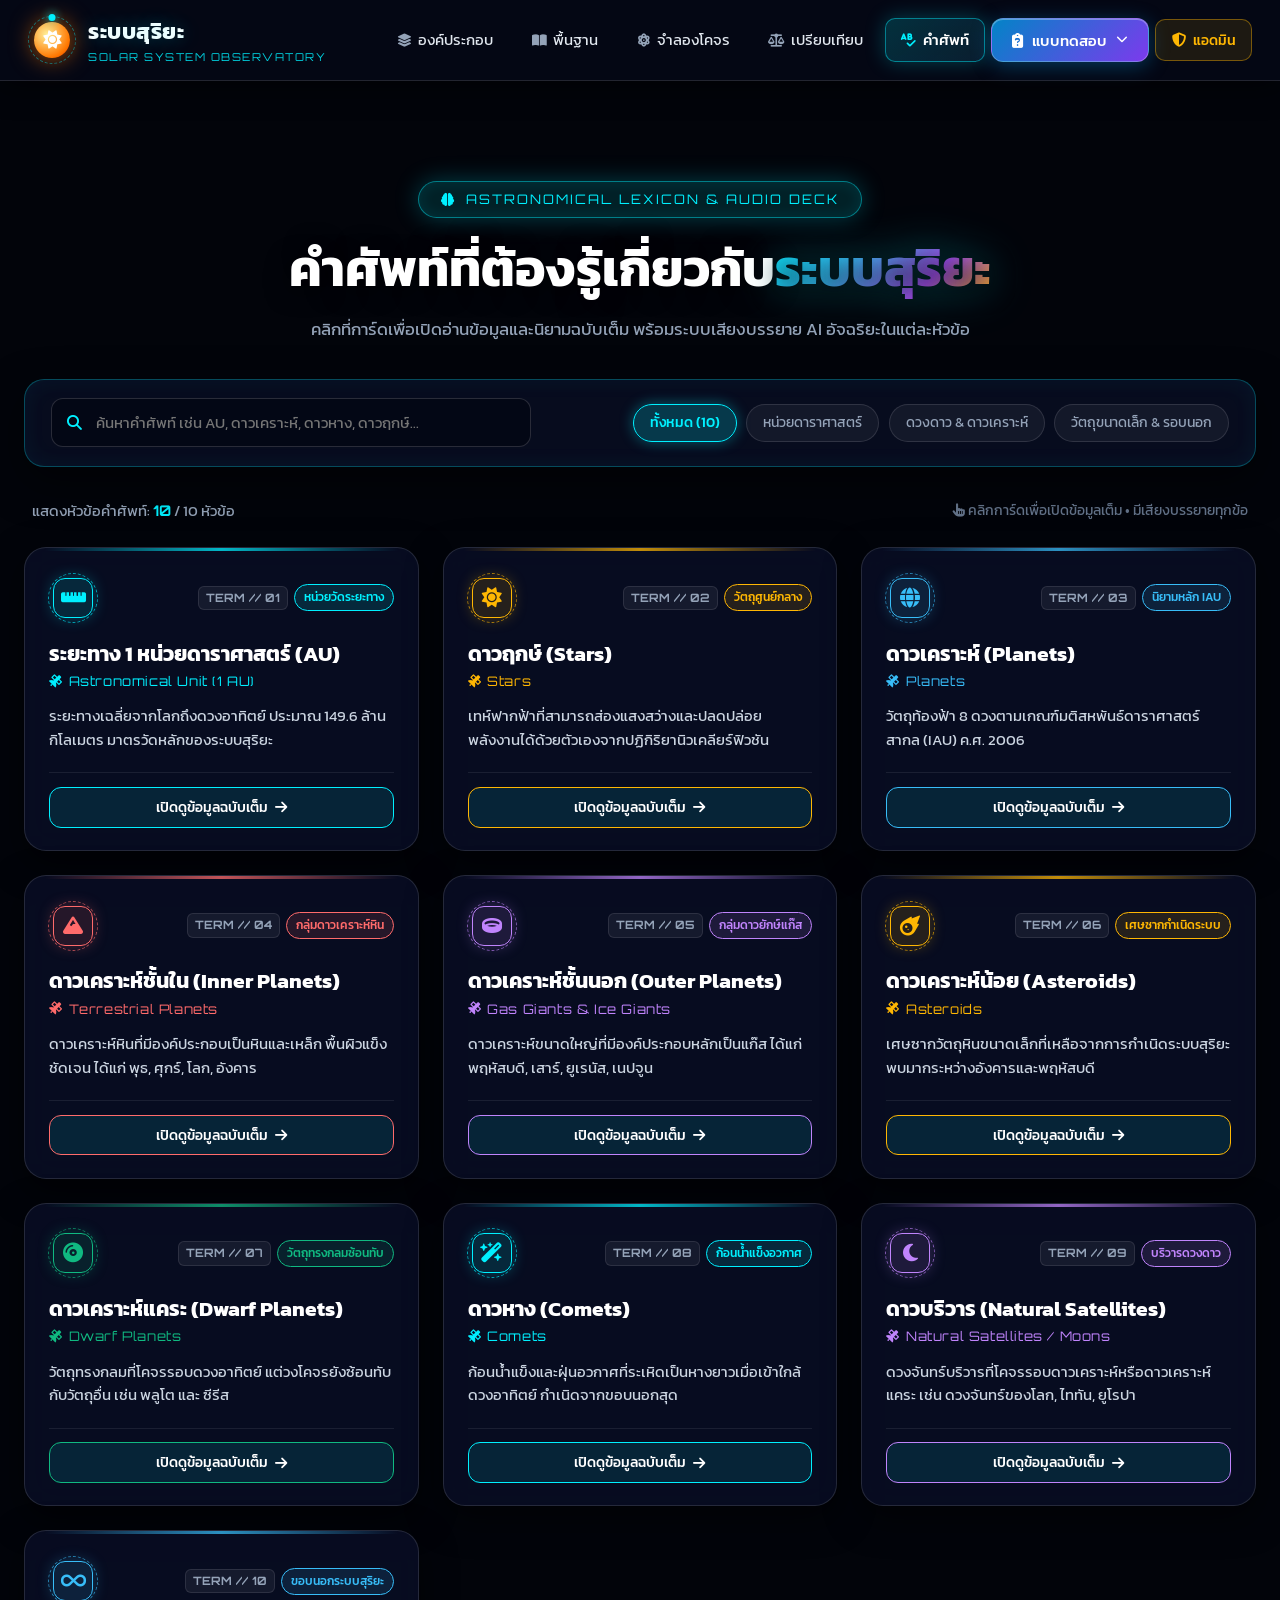
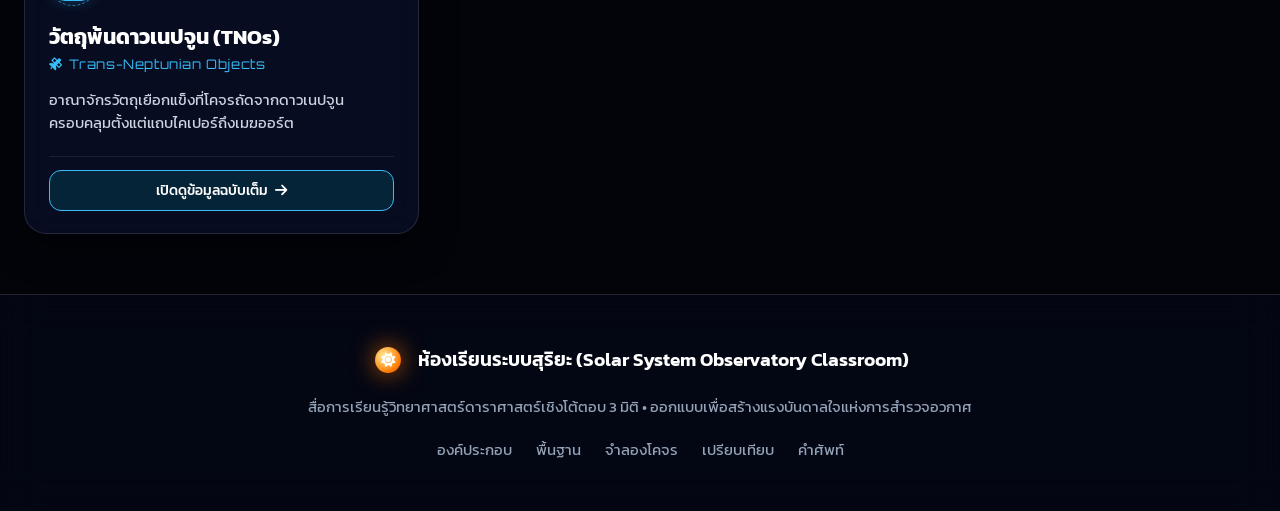
<file: d.html>
﻿<!DOCTYPE html>
<html lang="th">
<head>
  <meta charset="UTF-8">
  <meta name="viewport" content="width=device-width, initial-scale=1.0, viewport-fit=cover">
  <title>ห้องเรียนระบบสุริยะ - คำศัพท์ที่ต้องรู้เกี่ยวกับระบบสุริยะ (Glossary & Audio Deck)</title>
  <!-- Google Fonts: Kanit & Orbitron -->
  <link rel="preconnect" href="https://fonts.googleapis.com">
  <link rel="preconnect" href="https://fonts.gstatic.com" crossorigin>
  <link href="https://fonts.googleapis.com/css2?family=Kanit:ital,wght@0,200;0,300;0,400;0,500;0,600;0,700;1,300;1,400&family=Orbitron:wght@500;700;900&display=swap" rel="stylesheet">
  <!-- Font Awesome Icons -->
  <link rel="stylesheet" href="https://cdnjs.cloudflare.com/ajax/libs/font-awesome/6.5.1/css/all.min.css">
  <!-- Main Stylesheet -->
  <link rel="stylesheet" href="style.css?v=20">

  <style>
    /* ============================================================
       Custom Styles for Next-Gen Sci-Fi Glossary Deck (d.html)
       ============================================================ */
    :root {
      --neon-cyan: #00f0ff;
      --neon-blue: #38bdf8;
      --neon-purple: #c084fc;
      --neon-gold: #ffb703;
      --neon-red: #ff5e57;
      --neon-emerald: #10b981;
    }

    body {
      min-height: 100vh;
      display: flex;
      flex-direction: column;
      color: #e2e8f0;
      background-color: #02040a;
      overflow-x: hidden;
    }

    .main-wrapper {
      flex: 1 0 auto;
      max-width: 1360px;
      width: 100%;
      margin: 0 auto;
      padding: 100px 1.5rem 60px;
      position: relative;
      z-index: 5;
    }

    /* 1. Hero Banner Header */
    .glossary-hero {
      text-align: center;
      margin-bottom: 2.2rem;
      position: relative;
    }

    .hero-badge-pill {
      display: inline-flex;
      align-items: center;
      gap: 10px;
      padding: 7px 22px;
      background: rgba(0, 240, 255, 0.12);
      border: 1px solid rgba(0, 240, 255, 0.45);
      border-radius: 30px;
      color: var(--neon-cyan);
      font-family: 'Orbitron', monospace;
      font-size: 0.82rem;
      letter-spacing: 2px;
      margin-bottom: 1.1rem;
      box-shadow: 0 0 25px rgba(0, 240, 255, 0.25), inset 0 0 15px rgba(0, 240, 255, 0.1);
      animation: pulseGlow 3s infinite alternate ease-in-out;
    }

    @keyframes pulseGlow {
      0% { box-shadow: 0 0 15px rgba(0, 240, 255, 0.2), inset 0 0 8px rgba(0, 240, 255, 0.05); }
      100% { box-shadow: 0 0 32px rgba(0, 240, 255, 0.45), inset 0 0 18px rgba(0, 240, 255, 0.2); }
    }

    .hero-title-main {
      font-size: clamp(2.2rem, 4.5vw, 3.2rem);
      font-weight: 700;
      color: #ffffff;
      margin-bottom: 0.85rem;
      line-height: 1.25;
      text-shadow: 0 4px 25px rgba(0, 0, 0, 0.7);
    }

    .hero-title-main .gradient-text {
      background: linear-gradient(135deg, #00f0ff 0%, #38bdf8 35%, #a855f7 70%, #ffb703 100%);
      -webkit-background-clip: text;
      -webkit-text-fill-color: transparent;
      filter: drop-shadow(0 0 20px rgba(0, 240, 255, 0.3));
    }

    .hero-description-text {
      font-size: 1.08rem;
      color: #94a3b8;
      max-width: 820px;
      margin: 0 auto;
      line-height: 1.75;
    }

    /* Sound Waveform Visualization (Used in Modal Audio Controls) */
    .tts-waveform {
      display: flex;
      align-items: center;
      gap: 4px;
      height: 22px;
      padding: 0 4px;
    }

    .wave-bar {
      width: 3.5px;
      height: 5px;
      background: #00f0ff;
      border-radius: 2px;
      transition: height 0.15s ease;
      opacity: 0.4;
    }

    .modal-voice-controls.is-speaking .wave-bar {
      opacity: 1;
      animation: waveDance 0.9s infinite ease-in-out alternate;
    }

    .wave-bar:nth-child(1) { animation-delay: 0.1s; height: 12px; }
    .wave-bar:nth-child(2) { animation-delay: 0.25s; height: 20px; }
    .wave-bar:nth-child(3) { animation-delay: 0.4s; height: 15px; }
    .wave-bar:nth-child(4) { animation-delay: 0.15s; height: 18px; }
    .wave-bar:nth-child(5) { animation-delay: 0.3s; height: 10px; }

    @keyframes waveDance {
      0% { height: 4px; }
      100% { height: 22px; }
    }

    .voice-rate-badge {
      font-family: 'Orbitron', monospace;
      font-size: 0.8rem;
      background: rgba(0, 240, 255, 0.15);
      padding: 2px 7px;
      border-radius: 6px;
      color: #00f0ff;
    }

    /* 3. Search & Filter Toolbar */
    .toolbar-container {
      background: rgba(10, 16, 40, 0.72);
      border: 1px solid rgba(0, 240, 255, 0.28);
      border-radius: 20px;
      padding: 1.15rem 1.6rem;
      margin-bottom: 2rem;
      backdrop-filter: blur(16px);
      -webkit-backdrop-filter: blur(16px);
      box-shadow: 0 15px 40px rgba(0, 0, 0, 0.5), inset 0 0 25px rgba(0, 240, 255, 0.05);
      display: flex;
      flex-direction: column;
      gap: 1.2rem;
    }

    @media (min-width: 840px) {
      .toolbar-container {
        flex-direction: row;
        align-items: center;
        justify-content: space-between;
      }
    }

    .search-box-wrap {
      position: relative;
      flex: 1;
      max-width: 480px;
    }

    .search-input-field {
      width: 100%;
      padding: 0.75rem 1rem 0.75rem 2.8rem;
      background: rgba(3, 7, 20, 0.8);
      border: 1px solid rgba(255, 255, 255, 0.15);
      border-radius: 12px;
      color: #fff;
      font-family: 'Kanit', sans-serif;
      font-size: 0.95rem;
      transition: all 0.3s ease;
    }

    .search-input-field:focus {
      outline: none;
      border-color: #00f0ff;
      box-shadow: 0 0 18px rgba(0, 240, 255, 0.35);
      background: rgba(8, 16, 42, 0.95);
    }

    .search-input-icon {
      position: absolute;
      left: 1rem;
      top: 50%;
      transform: translateY(-50%);
      color: #00f0ff;
      font-size: 0.95rem;
      pointer-events: none;
    }

    .clear-search-btn {
      position: absolute;
      right: 0.8rem;
      top: 50%;
      transform: translateY(-50%);
      background: none;
      border: none;
      color: #64748b;
      cursor: pointer;
      font-size: 0.9rem;
      padding: 4px;
      display: none;
      transition: color 0.2s;
    }

    .clear-search-btn:hover {
      color: #ff5e57;
    }

    .filter-tags-wrap {
      display: flex;
      flex-wrap: wrap;
      gap: 0.6rem;
      align-items: center;
    }

    .filter-btn {
      background: rgba(255, 255, 255, 0.05);
      border: 1px solid rgba(255, 255, 255, 0.12);
      color: #94a3b8;
      padding: 0.45rem 1rem;
      border-radius: 20px;
      font-size: 0.88rem;
      cursor: pointer;
      font-family: 'Kanit', sans-serif;
      transition: all 0.25s ease;
    }

    .filter-btn:hover {
      border-color: rgba(0, 240, 255, 0.5);
      color: #fff;
      background: rgba(0, 240, 255, 0.1);
    }

    .filter-btn.active {
      background: rgba(0, 240, 255, 0.2);
      border-color: #00f0ff;
      color: #00f0ff;
      font-weight: 500;
      box-shadow: 0 0 14px rgba(0, 240, 255, 0.35);
    }

    /* Counter indicator */
    .results-count-bar {
      margin-bottom: 1.5rem;
      display: flex;
      align-items: center;
      justify-content: space-between;
      color: #94a3b8;
      font-size: 0.92rem;
      padding: 0 0.5rem;
    }

    .count-highlight {
      color: #00f0ff;
      font-family: 'Orbitron', monospace;
      font-weight: 700;
    }

    /* 4. Grid of Topic Preview Cards (การ์ดหัวข้อย่อกระชับ) */
    .vocab-grid {
      display: grid;
      grid-template-columns: 1fr;
      gap: 1.5rem;
    }

    @media (min-width: 680px) {
      .vocab-grid {
        grid-template-columns: repeat(2, 1fr);
      }
    }

    @media (min-width: 1100px) {
      .vocab-grid {
        grid-template-columns: repeat(3, 1fr);
      }
    }

    /* Next-Gen Sci-Fi Topic Preview Card */
    .topic-card {
      background: rgba(10, 16, 42, 0.72);
      border: 1px solid rgba(255, 255, 255, 0.12);
      border-radius: 22px;
      padding: 1.6rem 1.5rem 1.4rem;
      display: flex;
      flex-direction: column;
      position: relative;
      backdrop-filter: blur(16px);
      -webkit-backdrop-filter: blur(16px);
      transition: all 0.38s cubic-bezier(0.16, 1, 0.3, 1);
      box-shadow: 0 12px 35px rgba(0, 0, 0, 0.55);
      cursor: pointer;
      overflow: hidden;
      user-select: none;
    }

    /* Holographic Laser Beam */
    .topic-card .card-laser {
      position: absolute;
      top: -100%;
      left: 0;
      width: 100%;
      height: 35px;
      background: linear-gradient(180deg, transparent 0%, var(--card-accent-glow, rgba(0, 240, 255, 0.35)) 50%, transparent 100%);
      pointer-events: none;
      opacity: 0;
      transition: opacity 0.3s ease;
    }

    .topic-card:hover .card-laser {
      opacity: 0.85;
      animation: scanLaser 2s infinite ease-in-out;
    }

    @keyframes scanLaser {
      0% { top: -20%; }
      100% { top: 120%; }
    }

    /* Top Accent Line */
    .topic-card::before {
      content: '';
      position: absolute;
      top: 0;
      left: 0;
      width: 100%;
      height: 3px;
      background: linear-gradient(90deg, transparent 5%, var(--card-accent, #00f0ff) 50%, transparent 95%);
      opacity: 0.75;
      transition: all 0.3s ease;
    }

    /* HUD Corner Brackets */
    .topic-card .card-corner {
      position: absolute;
      width: 11px;
      height: 11px;
      border-color: var(--card-accent, #00f0ff);
      border-style: solid;
      pointer-events: none;
      opacity: 0.45;
      transition: all 0.3s ease;
    }
    .topic-card .c-corner-tl { top: 0; left: 0; border-width: 2.5px 0 0 2.5px; border-top-left-radius: 22px; }
    .topic-card .c-corner-tr { top: 0; right: 0; border-width: 2.5px 2.5px 0 0; border-top-right-radius: 22px; }
    .topic-card .c-corner-bl { bottom: 0; left: 0; border-width: 0 0 2.5px 2.5px; border-bottom-left-radius: 22px; }
    .topic-card .c-corner-br { bottom: 0; right: 0; border-width: 0 2.5px 2.5px 0; border-bottom-right-radius: 22px; }

    .topic-card:hover {
      transform: translateY(-8px) scale(1.015);
      border-color: var(--card-accent, #00f0ff);
      box-shadow: 0 20px 50px rgba(0, 0, 0, 0.75), 0 0 35px var(--card-accent-glow, rgba(0, 240, 255, 0.3));
    }

    .topic-card:hover::before {
      opacity: 1;
      height: 4.5px;
      box-shadow: 0 0 15px var(--card-accent, #00f0ff);
    }

    .topic-card:hover .card-corner {
      opacity: 1;
      transform: scale(1.18);
    }

    /* Speaking active state on card */
    .topic-card.is-card-speaking {
      border-color: #00f0ff !important;
      box-shadow: 0 0 40px rgba(0, 240, 255, 0.6) !important;
      background: rgba(14, 26, 68, 0.88);
      animation: speakingPulse 1.5s infinite alternate ease-in-out;
    }

    /* Card Header */
    .card-top-row {
      display: flex;
      align-items: center;
      justify-content: space-between;
      margin-bottom: 1.1rem;
    }

    .card-icon-container {
      position: relative;
      width: 48px;
      height: 48px;
      display: flex;
      align-items: center;
      justify-content: center;
      flex-shrink: 0;
    }

    .card-icon-orbit-ring {
      position: absolute;
      width: 50px;
      height: 50px;
      border: 1px dashed var(--card-accent, #00f0ff);
      border-radius: 50%;
      opacity: 0.65;
      animation: orbitRotate 12s linear infinite;
    }

    @keyframes orbitRotate {
      0% { transform: rotate(0deg); }
      100% { transform: rotate(360deg); }
    }

    .card-icon-orb {
      width: 40px;
      height: 40px;
      border-radius: 12px;
      background: var(--card-icon-bg, rgba(0, 240, 255, 0.12));
      border: 1px solid var(--card-accent, #00f0ff);
      display: flex;
      align-items: center;
      justify-content: center;
      color: var(--card-accent, #00f0ff);
      font-size: 1.25rem;
      box-shadow: 0 0 15px var(--card-accent-glow, rgba(0, 240, 255, 0.25));
      transition: transform 0.3s ease;
      z-index: 2;
    }

    .topic-card:hover .card-icon-orb {
      transform: scale(1.1) rotate(6deg);
    }

    .card-meta-wrap {
      display: flex;
      align-items: center;
      gap: 6px;
    }

    .card-id-pill {
      font-family: 'Orbitron', monospace;
      font-size: 0.72rem;
      font-weight: 700;
      color: #94a3b8;
      background: rgba(255, 255, 255, 0.06);
      padding: 2px 7px;
      border-radius: 6px;
      border: 1px solid rgba(255, 255, 255, 0.1);
    }

    .card-category-tag {
      font-size: 0.74rem;
      color: var(--card-accent, #00f0ff);
      background: var(--card-icon-bg, rgba(0, 240, 255, 0.1));
      padding: 3px 9px;
      border-radius: 15px;
      border: 1px solid var(--card-accent, #00f0ff);
      font-weight: 500;
    }

    .card-title-th {
      font-size: 1.3rem;
      font-weight: 700;
      color: #ffffff;
      margin-bottom: 0.2rem;
      line-height: 1.35;
    }

    .card-title-en {
      font-family: 'Orbitron', monospace;
      font-size: 0.82rem;
      color: var(--card-accent, #00f0ff);
      letter-spacing: 0.6px;
      margin-bottom: 0.85rem;
      display: flex;
      align-items: center;
      gap: 6px;
    }

    .card-preview-text {
      font-size: 0.92rem;
      color: #cbd5e1;
      line-height: 1.6;
      margin-bottom: 1.25rem;
      flex-grow: 1;
      display: -webkit-box;
      -webkit-line-clamp: 2;
      -webkit-box-orient: vertical;
      overflow: hidden;
    }

    /* Card Action Bar */
    .card-bottom-bar {
      display: flex;
      align-items: center;
      justify-content: center;
      padding-top: 0.85rem;
      border-top: 1px solid rgba(255, 255, 255, 0.08);
      margin-top: auto;
    }

    .btn-open-detail {
      width: 100%;
      justify-content: center;
      background: rgba(0, 240, 255, 0.1);
      border: 1px solid var(--card-accent, #00f0ff);
      color: #ffffff;
      padding: 0.55rem 1rem;
      border-radius: 12px;
      font-family: 'Kanit', sans-serif;
      font-size: 0.88rem;
      display: inline-flex;
      align-items: center;
      gap: 7px;
      cursor: pointer;
      transition: all 0.25s ease;
      font-weight: 500;
    }

    .btn-open-detail:hover {
      background: var(--card-accent, #00f0ff);
      color: #02040a;
      box-shadow: 0 0 15px var(--card-accent-glow, rgba(0, 240, 255, 0.4));
      transform: translateY(-2px);
    }

    .btn-quick-voice {
      display: none !important;
    }

    /* Color Themes for Cards */
    .topic-card.theme-cyan {
      --card-accent: #00f0ff;
      --card-accent-glow: rgba(0, 240, 255, 0.28);
      --card-icon-bg: rgba(0, 240, 255, 0.12);
    }

    .topic-card.theme-gold {
      --card-accent: #ffb703;
      --card-accent-glow: rgba(255, 183, 3, 0.28);
      --card-icon-bg: rgba(255, 183, 3, 0.12);
    }

    .topic-card.theme-blue {
      --card-accent: #38bdf8;
      --card-accent-glow: rgba(56, 189, 248, 0.28);
      --card-icon-bg: rgba(56, 189, 248, 0.12);
    }

    .topic-card.theme-red {
      --card-accent: #ff6b6b;
      --card-accent-glow: rgba(255, 107, 107, 0.28);
      --card-icon-bg: rgba(255, 107, 107, 0.12);
    }

    .topic-card.theme-purple {
      --card-accent: #c084fc;
      --card-accent-glow: rgba(192, 132, 252, 0.28);
      --card-icon-bg: rgba(192, 132, 252, 0.12);
    }

    .topic-card.theme-emerald {
      --card-accent: #10b981;
      --card-accent-glow: rgba(16, 185, 129, 0.28);
      --card-icon-bg: rgba(16, 185, 129, 0.12);
    }

    /* ============================================================
       5. Holographic Full Detail Modal (หน้าต่างข้อมูลเต็ม)
       ============================================================ */
    .detail-modal-box {
      max-width: 820px;
      width: 95%;
      background: rgba(6, 11, 30, 0.95);
      border: 1px solid rgba(0, 240, 255, 0.55);
      border-radius: 26px;
      box-shadow: 0 25px 70px rgba(0, 0, 0, 0.9), 0 0 50px rgba(0, 240, 255, 0.35);
      padding: 2.2rem 2.2rem 1.8rem;
      position: relative;
      backdrop-filter: blur(25px);
      -webkit-backdrop-filter: blur(25px);
      color: #fff;
      overflow-y: auto;
      max-height: 90vh;
      animation: modalFadeIn 0.35s cubic-bezier(0.16, 1, 0.3, 1);
    }

    @keyframes modalFadeIn {
      0% { opacity: 0; transform: scale(0.92) translateY(20px); }
      100% { opacity: 1; transform: scale(1) translateY(0); }
    }

    .detail-modal-header {
      display: flex;
      align-items: flex-start;
      gap: 1.25rem;
      margin-bottom: 1.5rem;
      padding-bottom: 1.25rem;
      border-bottom: 1px solid rgba(255, 255, 255, 0.1);
    }

    .modal-icon-orb-large {
      width: 64px;
      height: 64px;
      border-radius: 18px;
      background: rgba(0, 240, 255, 0.15);
      border: 2px solid #00f0ff;
      display: flex;
      align-items: center;
      justify-content: center;
      font-size: 1.85rem;
      color: #00f0ff;
      box-shadow: 0 0 25px rgba(0, 240, 255, 0.4);
      flex-shrink: 0;
    }

    .modal-header-text {
      flex: 1;
    }

    .modal-tag-row {
      display: flex;
      align-items: center;
      gap: 8px;
      margin-bottom: 6px;
    }

    .modal-term-id {
      font-family: 'Orbitron', monospace;
      font-size: 0.78rem;
      font-weight: 700;
      color: #94a3b8;
      background: rgba(255, 255, 255, 0.08);
      padding: 3px 9px;
      border-radius: 6px;
      border: 1px solid rgba(255, 255, 255, 0.15);
    }

    .modal-category-pill {
      font-size: 0.78rem;
      color: #00f0ff;
      background: rgba(0, 240, 255, 0.12);
      padding: 3px 12px;
      border-radius: 20px;
      border: 1px solid #00f0ff;
      font-weight: 500;
    }

    .modal-topic-title-th {
      font-size: clamp(1.6rem, 3vw, 2.1rem);
      font-weight: 700;
      color: #fff;
      margin: 0;
      line-height: 1.25;
    }

    .modal-topic-title-en {
      font-family: 'Orbitron', monospace;
      font-size: 0.95rem;
      color: #00f0ff;
      margin-top: 4px;
      letter-spacing: 0.8px;
    }

    /* Modal Voice Player Bar */
    .modal-voice-controls {
      background: rgba(14, 24, 60, 0.8);
      border: 1px solid rgba(0, 240, 255, 0.35);
      border-radius: 16px;
      padding: 0.85rem 1.25rem;
      margin-bottom: 1.6rem;
      display: flex;
      align-items: center;
      justify-content: space-between;
      gap: 12px;
      flex-wrap: wrap;
      box-shadow: 0 0 20px rgba(0, 240, 255, 0.1);
    }

    .modal-voice-controls.is-speaking {
      border-color: #00f0ff;
      box-shadow: 0 0 30px rgba(0, 240, 255, 0.35);
    }

    .modal-voice-left {
      display: flex;
      align-items: center;
      gap: 12px;
    }

    .modal-voice-title {
      font-family: 'Orbitron', monospace;
      font-size: 0.8rem;
      color: #00f0ff;
      font-weight: 700;
      letter-spacing: 0.8px;
    }

    .modal-voice-btns {
      display: flex;
      align-items: center;
      gap: 8px;
    }

    .modal-speech-btn {
      background: rgba(0, 240, 255, 0.15);
      border: 1px solid #00f0ff;
      color: #00f0ff;
      padding: 0.45rem 1.1rem;
      border-radius: 20px;
      font-family: 'Kanit', sans-serif;
      font-size: 0.88rem;
      cursor: pointer;
      display: inline-flex;
      align-items: center;
      gap: 8px;
      transition: all 0.25s ease;
      font-weight: 500;
    }

    .modal-speech-btn:hover {
      background: #00f0ff;
      color: #02040a;
      box-shadow: 0 0 18px rgba(0, 240, 255, 0.5);
    }

    .modal-speech-btn.playing {
      background: #00f0ff;
      color: #02040a;
      box-shadow: 0 0 20px rgba(0, 240, 255, 0.7);
    }

    /* ปุ่มหยุดพูดสีแดงนีออน ชัดเจน */
    .modal-stop-btn {
      background: rgba(255, 94, 87, 0.18) !important;
      border: 1px solid #ff5e57 !important;
      color: #ff5e57 !important;
      padding: 0.45rem 1.1rem;
      border-radius: 20px;
      font-family: 'Kanit', sans-serif;
      font-size: 0.88rem;
      cursor: pointer;
      display: inline-flex;
      align-items: center;
      gap: 8px;
      transition: all 0.25s ease;
      font-weight: 500;
    }

    .modal-stop-btn:hover {
      background: #ff5e57 !important;
      color: #02040a !important;
      box-shadow: 0 0 20px rgba(255, 94, 87, 0.65) !important;
      transform: translateY(-2px);
    }

    /* ปุ่มปรับความเร็วเสียงใน Modal */
    .modal-speed-btn {
      background: rgba(255, 255, 255, 0.08);
      border: 1px solid rgba(0, 240, 255, 0.45);
      color: #00f0ff;
      padding: 0.45rem 1rem;
      border-radius: 20px;
      font-family: 'Kanit', sans-serif;
      font-size: 0.88rem;
      cursor: pointer;
      display: inline-flex;
      align-items: center;
      gap: 7px;
      transition: all 0.25s ease;
      font-weight: 500;
    }

    .modal-speed-btn:hover {
      background: rgba(0, 240, 255, 0.25);
      border-color: #00f0ff;
      box-shadow: 0 0 15px rgba(0, 240, 255, 0.4);
      transform: translateY(-2px);
    }

    /* Floating Quick Audio Stop Bar ลอยตัวมุมจอด้านล่าง */
    #floatingStopBar {
      position: fixed;
      bottom: 25px;
      left: 50%;
      transform: translateX(-50%) translateY(120px);
      background: rgba(8, 14, 38, 0.96);
      border: 1.5px solid #ff5e57;
      border-radius: 50px;
      padding: 10px 22px;
      box-shadow: 0 10px 40px rgba(0, 0, 0, 0.85), 0 0 30px rgba(255, 94, 87, 0.45);
      z-index: 1050;
      display: flex;
      align-items: center;
      gap: 16px;
      backdrop-filter: blur(20px);
      -webkit-backdrop-filter: blur(20px);
      transition: transform 0.4s cubic-bezier(0.16, 1, 0.3, 1), opacity 0.3s ease;
      opacity: 0;
      pointer-events: none;
    }

    #floatingStopBar.show-bar {
      transform: translateX(-50%) translateY(0);
      opacity: 1;
      pointer-events: auto;
    }

    .float-status-text {
      font-size: 0.92rem;
      color: #e2e8f0;
      white-space: nowrap;
      display: flex;
      align-items: center;
      gap: 8px;
    }

    .float-stop-btn {
      background: #ff5e57;
      color: #02040a;
      border: none;
      padding: 6px 18px;
      border-radius: 20px;
      font-family: 'Kanit', sans-serif;
      font-weight: 600;
      font-size: 0.9rem;
      cursor: pointer;
      display: inline-flex;
      align-items: center;
      gap: 7px;
      box-shadow: 0 0 15px rgba(255, 94, 87, 0.6);
      transition: all 0.2s ease;
    }

    .float-stop-btn:hover {
      background: #ffffff;
      color: #ff5e57;
      box-shadow: 0 0 25px rgba(255, 94, 87, 0.9);
      transform: scale(1.06);
    }

    /* Modal Content Layout */
    .detail-body-container {
      display: flex;
      flex-direction: column;
      gap: 1.25rem;
      margin-bottom: 1.75rem;
    }

    .detail-section-card {
      background: rgba(255, 255, 255, 0.035);
      border: 1px solid rgba(255, 255, 255, 0.1);
      border-radius: 16px;
      padding: 1.25rem 1.4rem;
    }

    .detail-section-title {
      font-size: 1.05rem;
      font-weight: 600;
      color: #00f0ff;
      margin-bottom: 0.75rem;
      display: flex;
      align-items: center;
      gap: 8px;
    }

    .detail-text-content {
      font-size: 1.02rem;
      color: #e2e8f0;
      line-height: 1.8;
    }

    /* Points list inside modal */
    .modal-points-list {
      list-style: none;
      padding: 0;
      margin: 0.75rem 0 0;
      display: flex;
      flex-direction: column;
      gap: 0.65rem;
    }

    .modal-point-item {
      display: flex;
      align-items: flex-start;
      gap: 10px;
      font-size: 0.98rem;
      color: #e2e8f0;
      background: rgba(255, 255, 255, 0.04);
      padding: 10px 14px;
      border-radius: 12px;
      border-left: 3.5px solid #00f0ff;
    }

    .modal-point-num {
      font-family: 'Orbitron', monospace;
      font-weight: 700;
      color: #00f0ff;
      font-size: 0.85rem;
      flex-shrink: 0;
      padding-top: 1px;
    }

    /* Cosmic highlight note */
    .detail-fact-card {
      background: rgba(0, 240, 255, 0.06);
      border: 1px dashed rgba(0, 240, 255, 0.35);
      border-radius: 14px;
      padding: 0.95rem 1.2rem;
      display: flex;
      align-items: center;
      gap: 10px;
      font-size: 0.92rem;
      color: #bae6fd;
    }

    .detail-fact-card i {
      color: #00f0ff;
      font-size: 1.15rem;
      flex-shrink: 0;
    }

    /* Modal Navigation & Tools Bottom Bar */
    .modal-bottom-actions {
      display: flex;
      align-items: center;
      justify-content: space-between;
      gap: 10px;
      padding-top: 1.25rem;
      border-top: 1px solid rgba(255, 255, 255, 0.1);
      flex-wrap: wrap;
    }

    .modal-nav-btns-group {
      display: flex;
      align-items: center;
      gap: 8px;
    }

    .modal-nav-btn {
      background: rgba(255, 255, 255, 0.06);
      border: 1px solid rgba(255, 255, 255, 0.15);
      color: #ffffff;
      padding: 0.45rem 1rem;
      border-radius: 12px;
      font-family: 'Kanit', sans-serif;
      font-size: 0.88rem;
      cursor: pointer;
      display: inline-flex;
      align-items: center;
      gap: 6px;
      transition: all 0.2s ease;
    }

    .modal-nav-btn:hover {
      border-color: #00f0ff;
      color: #00f0ff;
      background: rgba(0, 240, 255, 0.15);
    }

    /* Highlight badge inside text */
    .highlight-badge {
      display: inline-block;
      padding: 3px 9px;
      border-radius: 7px;
      font-weight: 600;
      color: #ffffff;
      background: rgba(0, 240, 255, 0.18);
      border: 1px solid rgba(0, 240, 255, 0.45);
      font-family: 'Orbitron', monospace;
      letter-spacing: 0.6px;
      box-shadow: 0 0 10px rgba(0, 240, 255, 0.2);
    }

    /* Toast Notification for Copy/Audio */
    #glossaryToast {
      position: fixed;
      bottom: 30px;
      right: 30px;
      background: rgba(8, 14, 38, 0.95);
      border: 1px solid #00f0ff;
      color: #fff;
      padding: 12px 24px;
      border-radius: 14px;
      box-shadow: 0 10px 30px rgba(0, 0, 0, 0.7), 0 0 25px rgba(0, 240, 255, 0.4);
      z-index: 1000;
      font-family: 'Kanit', sans-serif;
      display: flex;
      align-items: center;
      gap: 10px;
      transform: translateY(100px);
      opacity: 0;
      transition: all 0.3s cubic-bezier(0.16, 1, 0.3, 1);
      pointer-events: none;
    }

    #glossaryToast.show {
      transform: translateY(0);
      opacity: 1;
    }

    /* Empty search result */
    .empty-search-state {
      grid-column: 1 / -1;
      text-align: center;
      padding: 4.5rem 1rem;
      background: rgba(10, 16, 40, 0.55);
      border: 1px dashed rgba(255, 255, 255, 0.18);
      border-radius: 22px;
      display: none;
    }

    .empty-search-state i {
      font-size: 3.2rem;
      color: #64748b;
      margin-bottom: 1rem;
    }

    .empty-search-state h3 {
      font-size: 1.35rem;
      color: #fff;
      margin-bottom: 0.5rem;
    }

    .empty-search-state p {
      color: #94a3b8;
    }

    /* Mobile & Tablet Responsiveness for d.html Body */
    @media (max-width: 768px) {
      .dict-container {
        padding: 0 12px 30px;
        margin-top: 85px;
      }
      .toolbar-container {
        padding: 1rem 1.1rem;
        border-radius: 16px;
        gap: 1rem;
      }
      .search-box-wrap {
        max-width: 100%;
        width: 100%;
      }
      .topic-card {
        padding: 1.25rem 1.1rem;
        border-radius: 18px;
      }
      .card-title-th {
        font-size: 1.25rem;
      }
      .card-desc-snippet {
        font-size: 0.88rem;
      }
      .modal-box {
        padding: 1.4rem 1rem 1.2rem;
        border-radius: 18px;
      }
    }

    @media (max-width: 480px) {
      .hero-title-main {
        font-size: clamp(1.6rem, 6vw, 2.2rem);
      }
      .hero-description-text {
        font-size: 0.9rem;
      }
      .filter-chips-row {
        gap: 6px;
      }
      .filter-chip {
        padding: 6px 12px;
        font-size: 0.8rem;
      }
      .search-input-field {
        font-size: 16px !important;
      }
    }

    /* Footer adjustments */
    .footer {
      margin-top: auto;
      width: 100%;
    }
  </style>
</head>
<body>

  <!-- พื้นหลังอวกาศ (Space Canvas) และแสงออร่า -->
  <canvas id="space-canvas"></canvas>
  <div class="cosmic-aura aura-1"></div>
  <div class="cosmic-aura aura-2"></div>
  <div class="cosmic-aura aura-3"></div>

  <!-- แถบนำทาง (Navbar) ที่ตรงตามมาตรฐานของทุกหน้า -->
  <header class="header">
    <nav class="navbar" id="navbar">
      <!-- ซ้ายสุด: โลโก้แบรนด์ -->
      <a href="index.html" class="brand">
        <div class="brand-orbit-ring">
          <div class="brand-planet-dot"></div>
          <div class="brand-icon">
            <i class="fa-solid fa-sun"></i>
          </div>
        </div>
        <div class="brand-text">
          <span class="brand-main">ระบบสุริยะ</span>
          <span class="brand-sub">SOLAR SYSTEM OBSERVATORY</span>
        </div>
      </a>

      <!-- ปุ่มเปิดปิดเมนูสำหรับมือถือ -->
      <button class="mobile-toggle" id="mobileToggle" aria-label="เมนู">
        <i class="fa-solid fa-bars"></i>
      </button>

      <!-- เมนูนำทาง -->
      <div class="nav-menu" id="navMenu">
        <ul class="nav-list">
          <li class="nav-item">
            <a href="index.html#elements" class="nav-link">
              <i class="fa-solid fa-layer-group"></i> องค์ประกอบ
            </a>
          </li>
          <li class="nav-item">
            <a href="a.html" class="nav-link">
              <i class="fa-solid fa-book-open"></i> พื้นฐาน
            </a>
          </li>
          <li class="nav-item">
            <a href="b.html" class="nav-link">
              <i class="fa-solid fa-atom"></i> จำลองโคจร
            </a>
          </li>
          <li class="nav-item">
            <a href="c.html" class="nav-link">
              <i class="fa-solid fa-scale-balanced"></i> เปรียบเทียบ
            </a>
          </li>
          <li class="nav-item">
            <a href="d.html" class="nav-link active">
              <i class="fa-solid fa-spell-check"></i> คำศัพท์
            </a>
          </li>
          
          <!-- เมนูดรอปดาวน์ แบบทดสอบ -->
          <li class="nav-item dropdown" id="quizDropdown">
            <button class="dropdown-trigger" id="dropdownTrigger" aria-expanded="false">
              <i class="fa-solid fa-clipboard-question"></i> แบบทดสอบ
              <i class="fa-solid fa-chevron-down arrow-icon"></i>
            </button>
            <ul class="dropdown-menu" id="dropdownMenu">
              <li>
                <a href="1.html" class="dropdown-item" data-quiz="pre">
                  <span class="drop-badge">01</span>
                  <span class="drop-text">ก่อนเรียน</span>
                  <i class="fa-solid fa-arrow-right drop-arrow"></i>
                </a>
              </li>
              <li>
                <a href="2.html" class="dropdown-item" data-quiz="post">
                  <span class="drop-badge">02</span>
                  <span class="drop-text">หลังเรียน</span>
                  <i class="fa-solid fa-arrow-right drop-arrow"></i>
                </a>
              </li>
              <li>
                <a href="3.html" class="dropdown-item" data-quiz="act1">
                  <span class="drop-badge">03</span>
                  <span class="drop-text">กิจกรรม 1</span>
                  <i class="fa-solid fa-arrow-right drop-arrow"></i>
                </a>
              </li>
              <li>
                <a href="4.html" class="dropdown-item" data-quiz="act2">
                  <span class="drop-badge">04</span>
                  <span class="drop-text">กิจกรรม 2</span>
                  <i class="fa-solid fa-arrow-right drop-arrow"></i>
                </a>
              </li>
              <li class="dropdown-divider" style="margin: 6px 0; border-top: 1px solid rgba(255, 255, 255, 0.12);"></li>
              <li>
                <a href="javascript:void(0)" class="dropdown-item admin-dropdown-item" onclick="openAdminModal();">
                  <span class="drop-badge" style="background: rgba(0, 240, 255, 0.2);"><i class="fa-solid fa-shield-halved"></i></span>
                  <span class="drop-text" style="font-weight: 600; color: var(--neon-cyan);">ศูนย์แอดมิน (คะแนน 1-4)</span>
                  <i class="fa-solid fa-lock drop-arrow"></i>
                </a>
              </li>
            </ul>
          </li>
          <!-- ปุ่มศูนย์แอดมิน -->
          <li class="nav-item admin-nav-item">
            <button class="admin-nav-btn" id="openAdminNavBtn" onclick="openAdminModal();" title="ศูนย์ควบคุมแอดมิน / ดูคะแนน 1, 2, 3, 4 (Alt+A)">
              <i class="fa-solid fa-shield-halved"></i>
              <span>แอดมิน</span>
            </button>
          </li>
        </ul>
      </div>
    </nav>
  </header>

  <!-- เนื้อหาหลัก (Main Content) -->
  <main class="main-wrapper">
    
    <!-- Hero Banner -->
    <div class="glossary-hero">
      <div class="hero-badge-pill">
        <i class="fa-solid fa-brain"></i> ASTRONOMICAL LEXICON & AUDIO DECK
      </div>
      <h1 class="hero-title-main">
        คำศัพท์ที่ต้องรู้เกี่ยวกับ<span class="gradient-text">ระบบสุริยะ</span>
      </h1>
      <p class="hero-description-text">
        คลิกที่การ์ดเพื่อเปิดอ่านข้อมูลและนิยามฉบับเต็ม พร้อมระบบเสียงบรรยาย AI อัจฉริยะในแต่ละหัวข้อ
      </p>
    </div>

    <!-- Search & Filter Toolbar -->
    <div class="toolbar-container">
      <div class="search-box-wrap">
        <i class="fa-solid fa-magnifying-glass search-input-icon"></i>
        <input 
          type="text" 
          id="glossarySearchInput" 
          class="search-input-field" 
          placeholder="ค้นหาคำศัพท์ เช่น AU, ดาวเคราะห์, ดาวหาง, ดาวฤกษ์..."
          autocomplete="off"
        >
        <button id="clearSearchBtn" class="clear-search-btn" title="ล้างการค้นหา">
          <i class="fa-solid fa-xmark"></i>
        </button>
      </div>

      <div class="filter-tags-wrap" id="filterTagsWrap">
        <button class="filter-btn active" data-filter="all">ทั้งหมด (10)</button>
        <button class="filter-btn" data-filter="unit">หน่วยดาราศาสตร์</button>
        <button class="filter-btn" data-filter="stars-planets">ดวงดาว & ดาวเคราะห์</button>
        <button class="filter-btn" data-filter="minor-objects">วัตถุขนาดเล็ก & รอบนอก</button>
      </div>
    </div>

    <!-- Results Count Bar -->
    <div class="results-count-bar">
      <div>
        แสดงหัวข้อคำศัพท์: <span class="count-highlight" id="shownCount">10</span> / 10 หัวข้อ
      </div>
      <div style="font-size: 0.85rem; color: #64748b;">
        <i class="fa-solid fa-hand-pointer"></i> คลิกการ์ดเพื่อเปิดข้อมูลเต็ม • มีเสียงบรรยายทุกข้อ
      </div>
    </div>

    <!-- 10 Sci-Fi Topic Preview Cards Grid -->
    <div class="vocab-grid" id="vocabGrid">
      <!-- สร้างผ่าน JavaScript จากฐานข้อมูล DataBank อัตโนมัติ เพื่อการจัดสรรข้อมูลที่แม่นยำและยืดหยุ่น -->
    </div>

    <!-- เมื่อค้นหาไม่พบข้อมูล (Empty State) -->
    <div class="empty-search-state" id="emptySearchState">
      <i class="fa-solid fa-satellite-dish"></i>
      <h3>ไม่พบคำศัพท์ที่ตรงกับการค้นหา</h3>
      <p>ลองค้นหาด้วยคำอื่น เช่น "AU", "ดาวเคราะห์", "ดาวหาง" หรือกดปุ่ม "ทั้งหมด"</p>
    </div>

  </main>

  <!-- ============================================================
       Holographic Full Detail Modal (หน้าต่างข้อมูลเต็มเมื่อคลิกหัวข้อ)
       ============================================================ -->
  <div class="modal-overlay" id="detailModal" aria-hidden="true" role="dialog">
    <div class="detail-modal-box">
      <!-- Sci-Fi HUD Corner Brackets -->
      <span class="hud-corner corner-tl"></span>
      <span class="hud-corner corner-tr"></span>
      <span class="hud-corner corner-bl"></span>
      <span class="hud-corner corner-br"></span>

      <button class="modal-close" id="detailModalCloseBtn" aria-label="ปิดหน้าต่าง">
        <i class="fa-solid fa-xmark"></i>
      </button>

      <!-- ส่วนหัวของหน้าต่างข้อมูลเต็ม -->
      <div class="detail-modal-header">
        <div class="modal-icon-orb-large" id="modalIconOrb">
          <i class="fa-solid fa-star" id="modalIcon"></i>
        </div>
        <div class="modal-header-text">
          <div class="modal-tag-row">
            <span class="modal-term-id" id="modalTermId">TERM // 01</span>
            <span class="modal-category-pill" id="modalCategoryPill">หมวดหมู่</span>
          </div>
          <h2 class="modal-topic-title-th" id="modalTitleTh">ชื่อหัวข้อคำศัพท์</h2>
          <div class="modal-topic-title-en" id="modalTitleEn">English Term Title</div>
        </div>
      </div>

      <!-- แผงเครื่องเล่นเสียงบรรยาย AI ภายใน Modal -->
      <div class="modal-voice-controls" id="modalVoiceControls">
        <div class="modal-voice-left">
          <button class="modal-speech-btn" id="modalSpeechBtn">
            <i class="fa-solid fa-volume-high" id="modalSpeechIcon"></i>
            <span id="modalSpeechText">ฟังเสียงบรรยาย</span>
          </button>
          <button class="modal-speech-btn modal-stop-btn" id="modalStopSpeechBtn" title="หยุดเสียงพูดทันที">
            <i class="fa-solid fa-stop"></i>
            <span>หยุดพูด</span>
          </button>
          <button class="modal-speed-btn" id="modalSpeedBtn" title="ปรับความเร็วการอ่าน">
            <i class="fa-solid fa-gauge-high"></i>
            <span id="modalSpeedText">1.0x</span>
          </button>
          <div class="tts-waveform">
            <span class="wave-bar"></span>
            <span class="wave-bar"></span>
            <span class="wave-bar"></span>
            <span class="wave-bar"></span>
            <span class="wave-bar"></span>
          </div>
        </div>
        <div class="modal-voice-title" id="modalVoiceStatus">AI AUDIO NARRATOR READY</div>
      </div>

      <!-- เนื้อหาข้อมูลเต็ม -->
      <div class="detail-body-container">
        
        <!-- กล่องนิยามหลัก -->
        <div class="detail-section-card">
          <div class="detail-section-title">
            <i class="fa-solid fa-book-bookmark"></i> คำจำกัดความและนิยามสำคัญ
          </div>
          <div class="detail-text-content" id="modalDefinitionText">
            -
          </div>
        </div>

        <!-- กล่องคุณสมบัติและข้อกำหนดเพิ่มเติม -->
        <div class="detail-section-card" id="modalExtraSection">
          <div class="detail-section-title" id="modalExtraTitle">
            <i class="fa-solid fa-list-check"></i> คุณสมบัติและรายละเอียดเพิ่มเติม
          </div>
          <div id="modalExtraContent">
            -
          </div>
        </div>

        <!-- กล่องเกร็ดดาราศาสตร์ -->
        <div class="detail-fact-card" id="modalFactCard">
          <i class="fa-solid fa-lightbulb"></i>
          <span id="modalFactText">-</span>
        </div>

      </div>

      <!-- ส่วนล่าง: นำทางระหว่างหัวข้อ และปุ่มคัดลอก -->
      <div class="modal-bottom-actions">
        <div class="modal-nav-btns-group">
          <button class="modal-nav-btn" id="modalPrevBtn">
            <i class="fa-solid fa-chevron-left"></i> หัวข้อก่อนหน้า
          </button>
          <button class="modal-nav-btn" id="modalNextBtn">
            หัวข้อถัดไป <i class="fa-solid fa-chevron-right"></i>
          </button>
        </div>

        <button class="modal-nav-btn" id="modalCopyBtn" style="border-color:#00f0ff;color:#00f0ff;">
          <i class="fa-regular fa-copy"></i> คัดลอกข้อมูล
        </button>
      </div>

    </div>
  </div>

  <!-- โมดอลแบบทดสอบ (Quiz & Activities Modal เพื่อรองรับเมนู Navbar) -->
  <div class="modal-overlay" id="quizModal" aria-hidden="true" role="dialog">
    <div class="modal-box quiz-modal-box">
      <!-- Sci-Fi HUD Corner Brackets -->
      <span class="hud-corner corner-tl"></span>
      <span class="hud-corner corner-tr"></span>
      <span class="hud-corner corner-bl"></span>
      <span class="hud-corner corner-br"></span>

      <button class="modal-close" id="quizModalCloseBtn" aria-label="ปิดหน้าต่าง">
        <i class="fa-solid fa-xmark"></i>
      </button>

      <div class="quiz-container">
        <div class="quiz-header">
          <div class="quiz-type-badge" id="quizBadge">แบบทดสอบ</div>
          <h2 class="quiz-title" id="quizTitle">หัวข้อแบบทดสอบ</h2>
          <p class="quiz-desc" id="quizDesc">คำชี้แจงในการทำแบบทดสอบ</p>
        </div>

        <div class="quiz-body" id="quizQuestionsContainer">
          <!-- คำถามแทรกด้วย JavaScript -->
        </div>

        <div class="quiz-footer" id="quizFooter">
          <button class="quiz-submit-btn" id="quizSubmitBtn">
            <i class="fa-solid fa-paper-plane"></i> ส่งคำตอบและประเมินผล
          </button>
          <div class="quiz-score-result" id="quizScoreResult" style="display: none;"></div>
        </div>
      </div>
    </div>
  </div>

  <!-- Floating Quick Audio Stop Bar (แถบลอยหยุดพูดทุกที่บนหน้าจอ) -->
  <div id="floatingStopBar">
    <div class="float-status-text">
      <i class="fa-solid fa-waveform-lines fa-fade" style="color:#00f0ff;"></i>
      <span id="floatStatusText">กำลังบรรยายเสียง...</span>
    </div>
    <button class="float-stop-btn" id="floatStopBtn" title="หยุดเสียงพูดทันที">
      <i class="fa-solid fa-stop"></i>
      <span>หยุดพูด</span>
    </button>
  </div>

  <!-- Toast Notification Message -->
  <div id="glossaryToast">
    <i class="fa-solid fa-circle-check" style="color: #00f0ff; font-size: 1.2rem;"></i>
    <span id="glossaryToastText">คัดลอกข้อความสำเร็จ</span>
  </div>

  <!-- ส่วนท้ายเว็บ (Footer) เหมือน index.html -->
  <footer class="footer">
    <div class="footer-container">
      <div class="footer-brand">
        <div class="brand-orbit-ring" style="width:34px;height:34px;">
          <div class="brand-icon" style="width:26px;height:26px;font-size:0.9rem;">
            <i class="fa-solid fa-sun"></i>
          </div>
        </div>
        <span>ห้องเรียนระบบสุริยะ (Solar System Observatory Classroom)</span>
      </div>
      <p class="footer-copy">
        สื่อการเรียนรู้วิทยาศาสตร์ดาราศาสตร์เชิงโต้ตอบ 3 มิติ • ออกแบบเพื่อสร้างแรงบันดาลใจแห่งการสำรวจอวกาศ
      </p>
      <div class="footer-nav">
        <a href="index.html#elements">องค์ประกอบ</a>
        <a href="a.html">พื้นฐาน</a>
        <a href="b.html">จำลองโคจร</a>
        <a href="c.html">เปรียบเทียบ</a>
        <a href="d.html">คำศัพท์</a>
      </div>
    </div>
  </footer>

  <!-- สคริปต์หลักและระบบแบบทดสอบ -->
  <script src="script.js?v=3"></script>

  <!-- สคริปต์ระบบคำศัพท์, Modal ข้อมูลเต็ม, เสียงบรรยาย AI, ตัวกรอง และเสียง SFX -->
  <script>
    document.addEventListener('DOMContentLoaded', () => {

      /* ============================================================
         1. ฐานข้อมูลคำศัพท์ดาราศาสตร์ (Astronomical Glossary Database)
         ============================================================ */
      const glossaryData = [
        {
          id: 1,
          termCode: 'TERM // 01',
          category: 'unit',
          categoryName: 'หน่วยวัดระยะทาง',
          theme: 'theme-cyan',
          icon: 'fa-ruler-horizontal',
          titleTh: 'ระยะทาง 1 หน่วยดาราศาสตร์ (AU)',
          titleEn: 'Astronomical Unit (1 AU)',
          preview: 'ระยะทางเฉลี่ยจากโลกถึงดวงอาทิตย์ ประมาณ 149.6 ล้านกิโลเมตร มาตรวัดหลักของระบบสุริยะ',
          definition: 'มีค่าเท่ากับ <span class="highlight-badge">149,597,870.7 กิโลเมตร</span> เป็นค่าที่อ้างอิงจากระยะทางเฉลี่ยจากโลกถึงดวงอาทิตย์ นิยมใช้ในการบอกระยะทางดาราศาสตร์',
          extraTitle: '<i class="fa-solid fa-circle-info"></i> ความสำคัญและการใช้งาน',
          extraContent: `
            <div class="detail-text-content">
              เนื่องจากระยะทางในอวกาศมีขนาดมหึมา การบอกระยะทางเป็นกิโลเมตรจะทำให้ตัวเลขยาวเกินไป นักดาราศาสตร์จึงกำหนดให้ 1 AU เป็นหน่วยมาตรฐานในการบอกระยะห่างของดาวเคราะห์และวัตถุต่างๆ ภายในระบบสุริยะ
            </div>
          `,
          fact: 'แสงจากดวงอาทิตย์ใช้เวลาเดินทางข้ามระยะทาง 1 AU มาถึงโลกประมาณ 8 นาที 20 วินาที',
          speechText: 'ระยะทาง 1 หน่วยดาราศาสตร์ หรือ 1 AU มีค่าเท่ากับ 149,597,870.7 กิโลเมตร เป็นค่าที่อ้างอิงจากระยะทางเฉลี่ยจากโลกถึงดวงอาทิตย์ นิยมใช้ในการบอกระยะทางดาราศาสตร์'
        },
        {
          id: 2,
          termCode: 'TERM // 02',
          category: 'stars-planets',
          categoryName: 'วัตถุศูนย์กลาง',
          theme: 'theme-gold',
          icon: 'fa-sun',
          titleTh: 'ดาวฤกษ์ (Stars)',
          titleEn: 'Stars',
          preview: 'เทห์ฟากฟ้าที่สามารถส่องแสงสว่างและปลดปล่อยพลังงานได้ด้วยตัวเองจากปฏิกิริยานิวเคลียร์ฟิวชัน',
          definition: 'คือ <span style="color:#ffb703;font-weight:600;">ดาวที่ส่องแสงได้ด้วยตัวเองจากปฏิกิริยานิวเคลียร์ฟิวชัน</span> (Nuclear Fusion) ที่แกนกลาง ซึ่งหลอมอะตอมของไฮโดรเจนให้กลายเป็นฮีเลียม ปลดปล่อยความร้อนและรังสีออกมาอย่างมหาศาล',
          extraTitle: '<i class="fa-solid fa-atom"></i> บทบาทในระบบสุริยะ',
          extraContent: `
            <div class="detail-text-content">
              ดวงอาทิตย์ (The Sun) เป็นดาวฤกษ์เพียงดวงเดียวในระบบสุริยะ มีมวลคิดเป็น 99.86% ของมวลสารทั้งหมดในระบบสุริยะ และมีแรงโน้มถ่วงมหาศาลคอยยึดเหนี่ยวให้ดาวเคราะห์ทุกดวงโคจรอยู่โดยรอบ
            </div>
          `,
          fact: 'ดวงอาทิตย์เป็นดาวฤกษ์ชนิดดาวยักษ์แคระเหลือง (Yellow Dwarf) มีอุณหภูมิพื้นผิวประมาณ 5,500 องศาเซลเซียส',
          speechText: 'ดาวฤกษ์ คือ ดาวที่ส่องแสงได้ด้วยตัวเองจากปฏิกิริยานิวเคลียร์ฟิวชัน เช่น ดวงอาทิตย์ศูนย์กลางของระบบสุริยะ'
        },
        {
          id: 3,
          termCode: 'TERM // 03',
          category: 'stars-planets',
          categoryName: 'นิยามหลัก IAU',
          theme: 'theme-blue',
          icon: 'fa-globe',
          titleTh: 'ดาวเคราะห์ (Planets)',
          titleEn: 'Planets',
          preview: 'วัตถุท้องฟ้า 8 ดวงตามเกณฑ์มติสหพันธ์ดาราศาสตร์สากล (IAU) ค.ศ. 2006',
          definition: 'คือ วัตถุที่สหพันธ์ดาราศาสตร์สากล (IAU) กำหนดในปี ค.ศ. 2006 ให้มีคุณสมบัติครบทั้ง 3 ประการดังต่อไปนี้:',
          extraTitle: '<i class="fa-solid fa-list-check"></i> คุณสมบัติ 3 ประการของดาวเคราะห์ (IAU Definition)',
          extraContent: `
            <ul class="modal-points-list">
              <li class="modal-point-item">
                <span class="modal-point-num">01.</span>
                <span><strong>โคจรรอบดาวฤกษ์</strong> (ในระบบสุริยะคือโคจรรอบดวงอาทิตย์ และไม่เป็นดาวบริวารของวัตถุอื่น)</span>
              </li>
              <li class="modal-point-item">
                <span class="modal-point-num">02.</span>
                <span><strong>มีมวลมากพอ</strong> จนแรงโน้มถ่วงทำให้วัตถุดังกล่าวมีสัณฐานเป็นทรงกลมหรือเกือบกลม (Hydrostatic equilibrium)</span>
              </li>
              <li class="modal-point-item">
                <span class="modal-point-num">03.</span>
                <span><strong>ทำให้บริเวณวงโคจรของมันปราศจากวัตถุอื่นที่มีขนาดใกล้เคียงกัน</strong> (Clearing the neighborhood around its orbit)</span>
              </li>
            </ul>
          `,
          fact: 'มตินี้ส่งผลให้ดาวพลูโตถูกปรับสถานะจากดาวเคราะห์ไปเป็น "ดาวเคราะห์แคระ" เนื่องจากไม่ผ่านคุณสมบัติข้อที่ 3',
          speechText: 'ดาวเคราะห์ คือ วัตถุที่สหพันธ์ดาราศาสตร์สากล IAU กำหนดในปี ค.ศ. 2006 ให้มีคุณสมบัติ 1. โคจรรอบดาวฤกษ์ 2. มีมวลมากพอจนมีสัณฐานเป็นทรงกลม และ 3. ทำให้บริเวณวงโคจรของมันปราศจากวัตถุอื่นที่มีขนาดใกล้เคียงกัน'
        },
        {
          id: 4,
          termCode: 'TERM // 04',
          category: 'stars-planets',
          categoryName: 'กลุ่มดาวเคราะห์หิน',
          theme: 'theme-red',
          icon: 'fa-mountain',
          titleTh: 'ดาวเคราะห์ชั้นใน (Inner Planets)',
          titleEn: 'Terrestrial Planets',
          preview: 'ดาวเคราะห์หินที่มีองค์ประกอบเป็นหินและเหล็ก พื้นผิวแข็งชัดเจน ได้แก่ พุธ, ศุกร์, โลก, อังคาร',
          definition: 'หรือ <strong>ดาวเคราะห์หิน (Terrestrial Planets)</strong> คือ ดาวเคราะห์ที่มีองค์ประกอบส่วนใหญ่เป็นหินและเหล็ก ได้แก่ ดาวพุธ ดาวศุกร์ โลก และดาวอังคาร',
          extraTitle: '<i class="fa-solid fa-cubes"></i> ลักษณะเด่นประจำกลุ่ม',
          extraContent: `
            <div class="detail-text-content">
              ตั้งอยู่ภายในแถบดาวเคราะห์น้อย มีพื้นผิวที่เป็นของแข็งชัดเจน มีความหนาแน่นสูง แกนกลางประกอบด้วยโลหะหนัก มีขนาดค่อนข้างเล็กเมื่อเทียบกับดาวเคราะห์ชั้นนอก และมีจำนวนดวงจันทร์บริวารน้อยหรือไม่มีเลย
            </div>
          `,
          fact: 'โลกเป็นดาวเคราะห์หินดวงเดียวในกลุ่มนี้ที่พบน้ำในสถานะของเหลวและมีสิ่งมีชีวิตอาศัยอยู่',
          speechText: 'ดาวเคราะห์ชั้นใน หรือดาวเคราะห์หิน คือ ดาวเคราะห์ที่มีองค์ประกอบส่วนใหญ่เป็นหินและเหล็ก ได้แก่ ดาวพุธ ดาวศุกร์ โลก และดาวอังคาร'
        },
        {
          id: 5,
          termCode: 'TERM // 05',
          category: 'stars-planets',
          categoryName: 'กลุ่มดาวยักษ์แก๊ส',
          theme: 'theme-purple',
          icon: 'fa-ring',
          titleTh: 'ดาวเคราะห์ชั้นนอก (Outer Planets)',
          titleEn: 'Gas Giants & Ice Giants',
          preview: 'ดาวเคราะห์ขนาดใหญ่ที่มีองค์ประกอบหลักเป็นแก๊ส ได้แก่ พฤหัสบดี, เสาร์, ยูเรนัส, เนปจูน',
          definition: 'หรือ <strong>ดาวเคราะห์แก๊สยักษ์ (Gas Giants)</strong> คือ ดาวเคราะห์ขนาดใหญ่ที่มีองค์ประกอบส่วนใหญ่เป็นแก๊ส ได้แก่ ดาวพฤหัสบดี ดาวเสาร์ ดาวยูเรนัส และดาวเนปจูน',
          extraTitle: '<i class="fa-solid fa-wind"></i> องค์ประกอบและโครงสร้าง',
          extraContent: `
            <div class="detail-text-content">
              ส่วนใหญ่ประกอบด้วยไฮโดรเจน ฮีเลียม มีเทน และแอมโมเนีย ไม่มีพื้นผิวของแข็งชัดเจน มีขนาดมหึมา มีระบบวงแหวนล้อมรอบทุกดวง และมีดวงจันทร์บริวารโคจรอยู่เป็นจำนวนมาก
            </div>
          `,
          fact: 'ดาวพฤหัสบดีมีขนาดใหญ่ที่สุด สามารถบรรจุโลกไว้ข้างในได้มากกว่า 1,300 ดวง',
          speechText: 'ดาวเคราะห์ชั้นนอก หรือดาวเคราะห์แก๊สยักษ์ คือ ดาวเคราะห์ขนาดใหญ่ที่มีองค์ประกอบส่วนใหญ่เป็นแก๊ส ได้แก่ ดาวพฤหัสบดี ดาวเสาร์ ดาวยูเรนัส และดาวเนปจูน'
        },
        {
          id: 6,
          termCode: 'TERM // 06',
          category: 'minor-objects',
          categoryName: 'เศษซากกำเนิดระบบ',
          theme: 'theme-gold',
          icon: 'fa-meteor',
          titleTh: 'ดาวเคราะห์น้อย (Asteroids)',
          titleEn: 'Asteroids',
          preview: 'เศษซากวัตถุหินขนาดเล็กที่เหลือจากการกำเนิดระบบสุริยะ พบมากระหว่างอังคารและพฤหัสบดี',
          definition: 'คือ วัตถุขนาดเล็กที่อยู่ไม่เกินวงโคจรของดาวพฤหัสบดี เป็นเศษซากที่เหลือจากการก่อตัวของระบบสุริยะ มีมวลไม่มากพอที่จะก่อตัวเป็นดาวเคราะห์ พบมากระหว่างวงโคจรของดาวอังคารและดาวพฤหัสบดี',
          extraTitle: '<i class="fa-solid fa-layer-group"></i> แถบดาวเคราะห์น้อยหลัก (Main Asteroid Belt)',
          extraContent: `
            <div class="detail-text-content">
              บริเวณระหว่างวงโคจรของดาวอังคารและดาวพฤหัสบดีเต็มไปด้วยดาวเคราะห์น้อยนับล้านดวง โดยแรงโน้มถ่วงมหาศาลของดาวพฤหัสบดีเป็นตัวการที่รบกวนไม่ให้มวลสารเหล่านี้รวมตัวกันกลายเป็นดาวเคราะห์ได้
            </div>
          `,
          fact: 'ดาวเคราะห์น้อยที่ใหญ่ที่สุดคือ ซีรีส (Ceres) ซึ่งมีสัณฐานทรงกลมและได้รับการยกฐานะเป็นดาวเคราะห์แคระ',
          speechText: 'ดาวเคราะห์น้อย คือ วัตถุขนาดเล็กที่อยู่ไม่เกินวงโคจรของดาวพฤหัสบดี เป็นเศษซากที่เหลือจากการก่อตัวของระบบสุริยะ มีมวลไม่มากพอที่จะก่อตัวเป็นดาวเคราะห์ พบมากระหว่างวงโคจรของดาวอังคารและดาวพฤหัสบดี'
        },
        {
          id: 7,
          termCode: 'TERM // 07',
          category: 'stars-planets',
          categoryName: 'วัตถุทรงกลมซ้อนทับ',
          theme: 'theme-emerald',
          icon: 'fa-compact-disc',
          titleTh: 'ดาวเคราะห์แคระ (Dwarf Planets)',
          titleEn: 'Dwarf Planets',
          preview: 'วัตถุทรงกลมที่โคจรรอบดวงอาทิตย์ แต่วงโคจรยังซ้อนทับกับวัตถุอื่น เช่น พลูโต และ ซีรีส',
          definition: 'คือ วัตถุที่โคจรรอบดวงอาทิตย์ ไม่เป็นดาวบริวาร และมีสัณฐานเป็นทรงกลมเช่นเดียวกับดาวเคราะห์ แต่มีวงโคจรรอบดวงอาทิตย์ที่ซ้อนทับกับวัตถุอื่น ส่วนมากพบที่วงโคจรถัดจากดาวเนปจูน',
          extraTitle: '<i class="fa-solid fa-asterisk"></i> ตัวอย่างดาวเคราะห์แคระที่สำคัญ',
          extraContent: `
            <div class="detail-text-content">
              วัตถุที่ได้รับการรับรองอย่างเป็นทางการ ได้แก่ พลูโต (Pluto), อีริส (Eris), เฮาเมอา (Haumea), มาคีมาคี (Makemake) ซึ่งอยู่พ้นวงโคจรเนปจูน และซีรีส (Ceres) ซึ่งอยู่ในแถบดาวเคราะห์น้อย
            </div>
          `,
          fact: 'ดาวพลูโตมีดวงจันทร์บริวารขนาดใหญ่ชื่อ คารอน (Charon) ที่มีขนาดเกือบครึ่งหนึ่งของพลูโตเอง',
          speechText: 'ดาวเคราะห์แคระ คือ วัตถุที่โคจรรอบดวงอาทิตย์ ไม่เป็นดาวบริวาร และมีสัณฐานเป็นทรงกลมเช่นเดียวกับดาวเคราะห์ แต่มีวงโคจรรอบดวงอาทิตย์ที่ซ้อนทับกับวัตถุอื่น ส่วนมากพบที่วงโคจรถัดจากดาวเนปจูน'
        },
        {
          id: 8,
          termCode: 'TERM // 08',
          category: 'minor-objects',
          categoryName: 'ก้อนน้ำแข็งอวกาศ',
          theme: 'theme-cyan',
          icon: 'fa-wand-magic-sparkles',
          titleTh: 'ดาวหาง (Comets)',
          titleEn: 'Comets',
          preview: 'ก้อนน้ำแข็งและฝุ่นอวกาศที่ระเหิดเป็นหางยาวเมื่อเข้าใกล้ดวงอาทิตย์ กำเนิดจากขอบนอกสุด',
          definition: 'คือ วัตถุที่มีองค์ประกอบหลักเป็นน้ำแข็ง เมื่อเข้าใกล้ดวงอาทิตย์จะถูกแผดเผาจนระเหิดออก เกิดเป็นหางแก๊สและหางฝุ่นฟุ้งกระจายไปในอวกาศ ส่วนมากมีแหล่งกำเนิดอยู่ที่แถบไคเปอร์และเมฆออร์ต',
          extraTitle: '<i class="fa-solid fa-wind"></i> โครงสร้างและทิศทางของหาง',
          extraContent: `
            <div class="detail-text-content">
              ดาวหางประกอบด้วยนิวเคลียส (ใจกลางน้ำแข็ง), หัวโคมา (กลุ่มแก๊สและฝุ่นรอบนิวเคลียส), หางไอออน (หางแก๊ส) และหางฝุ่น โดยลมสุริยะและรังสีจากดวงอาทิตย์จะพัดให้หางของดาวหางชี้ออกจากทิศทางดวงอาทิตย์เสมอ
            </div>
          `,
          fact: 'ดาวหางฮัลเลย์ (Halley) เป็นดาวหางคาบสั้นที่มีชื่อเสียงที่สุด จะโคจรกลับมาให้เห็นทุกๆ ประมาณ 75-76 ปี',
          speechText: 'ดาวหาง คือ วัตถุที่มีองค์ประกอบหลักเป็นน้ำแข็ง เมื่อเข้าใกล้ดวงอาทิตย์จะถูกแผดเผาจนระเหิดออก เกิดเป็นหางแก๊สและหางฝุ่นฟุ้งกระจายไปในอวกาศ ส่วนมากมีแหล่งกำเนิดอยู่ที่แถบไคเปอร์และเมฆออร์ต'
        },
        {
          id: 9,
          termCode: 'TERM // 09',
          category: 'stars-planets',
          categoryName: 'บริวารดวงดาว',
          theme: 'theme-purple',
          icon: 'fa-moon',
          titleTh: 'ดาวบริวาร (Natural Satellites)',
          titleEn: 'Natural Satellites / Moons',
          preview: 'ดวงจันทร์บริวารที่โคจรรอบดาวเคราะห์หรือดาวเคราะห์แคระ เช่น ดวงจันทร์ของโลก, ไททัน, ยูโรปา',
          definition: 'หรือ <strong>ดวงจันทร์บริวาร</strong> คือ วัตถุที่โคจรรอบวัตถุที่ใหญ่กว่าที่ไม่ใช่ดวงอาทิตย์ เช่น โคจรรอบดาวเคราะห์ โคจรรอบดาวเคราะห์แคระ เป็นต้น',
          extraTitle: '<i class="fa-solid fa-satellite-dish"></i> ความหลากหลายของดวงจันทร์บริวาร',
          extraContent: `
            <div class="detail-text-content">
              ในระบบสุริยะมีดาวบริวารมากกว่า 290 ดวง เช่น ดวงจันทร์ไททันของดาวเสาร์มีบรรยากาศหนาแน่นและทะเลมีเทนเหลว, ดวงจันทร์ยูโรปาของดาวพฤหัสบดีมีมหาสมุทรใต้เปลือกน้ำแข็ง, และดวงจันทร์ไอโอมีภูเขาไฟที่คุกรุ่นตลอดเวลา
            </div>
          `,
          fact: 'แกนีมีด (Ganymede) ดวงจันทร์ของดาวพฤหัสบดี เป็นดวงจันทร์ที่ใหญ่ที่สุดในระบบสุริยะ มีขนาดใหญ่กว่าดาวพุธ',
          speechText: 'ดาวบริวาร หรือดวงจันทร์บริวาร คือ วัตถุที่โคจรรอบวัตถุที่ใหญ่กว่าที่ไม่ใช่ดวงอาทิตย์ เช่น โคจรรอบดาวเคราะห์ โคจรรอบดาวเคราะห์แคระ เป็นต้น'
        },
        {
          id: 10,
          termCode: 'TERM // 10',
          category: 'minor-objects',
          categoryName: 'ขอบนอกระบบสุริยะ',
          theme: 'theme-blue',
          icon: 'fa-infinity',
          titleTh: 'วัตถุพ้นดาวเนปจูน (TNOs)',
          titleEn: 'Trans-Neptunian Objects',
          preview: 'อาณาจักรวัตถุเยือกแข็งที่โคจรถัดจากดาวเนปจูน ครอบคลุมตั้งแต่แถบไคเปอร์ถึงเมฆออร์ต',
          definition: 'คือ วัตถุใดก็ตามที่มีวงโคจรรอบดวงอาทิตย์ถัดจากดาวเนปจูน ครอบคลุมตั้งแต่วัตถุในแถบไคเปอร์ไปจนถึงสุดขอบเขตเมฆออร์ต',
          extraTitle: '<i class="fa-solid fa-shuttle-space"></i> แถบไคเปอร์และเมฆออร์ต',
          extraContent: `
            <div class="detail-text-content">
              <strong>แถบไคเปอร์ (Kuiper Belt)</strong> อยู่ห่างตั้งแต่ 30 ถึง 55 AU เต็มไปด้วยวัตถุเยือกแข็งและดาวเคราะห์แคระ<br>
              <strong>เมฆออร์ต (Oort Cloud)</strong> เป็นโครงสร้างทรงกลมขนาดยักษ์ที่ห่อหุ้มระบบสุริยะ ยื่นออกไปไกลถึง 50,000 - 100,000 AU เป็นแหล่งกำเนิดของดาวหางคาบยาว
            </div>
          `,
          fact: 'ยานสำรวจนิวฮอไรซันส์ (New Horizons) เป็นยานอวกาศลำแรกของมนุษยชาติที่เดินทางไปสำรวจวัตถุพ้นดาวเนปจูนอย่างใกล้ชิด',
          speechText: 'วัตถุพ้นดาวเนปจูน คือ วัตถุใดก็ตามที่มีวงโคจรรอบดวงอาทิตย์ถัดจากดาวเนปจูน ครอบคลุมตั้งแต่วัตถุในแถบไคเปอร์ไปจนถึงสุดขอบเขตเมฆออร์ต'
        }
      ];

      /* ============================================================
         2. Web Audio SFX Synthesizer
         ============================================================ */
      let audioCtx = null;
      function initAudio() {
        if (!audioCtx) {
          const AudioContext = window.AudioContext || window.webkitAudioContext;
          if (AudioContext) audioCtx = new AudioContext();
        }
        if (audioCtx && audioCtx.state === 'suspended') {
          audioCtx.resume();
        }
      }

      function playSciFiChirp(type = 'click') {
        try {
          initAudio();
          if (!audioCtx) return;
          const osc = audioCtx.createOscillator();
          const gain = audioCtx.createGain();

          if (type === 'start') {
            osc.type = 'sine';
            osc.frequency.setValueAtTime(523.25, audioCtx.currentTime); // C5
            osc.frequency.exponentialRampToValueAtTime(783.99, audioCtx.currentTime + 0.12); // G5
            gain.gain.setValueAtTime(0.06, audioCtx.currentTime);
            gain.gain.exponentialRampToValueAtTime(0.001, audioCtx.currentTime + 0.18);
            osc.connect(gain);
            gain.connect(audioCtx.destination);
            osc.start();
            osc.stop(audioCtx.currentTime + 0.18);
          } else if (type === 'open') {
            osc.type = 'sine';
            osc.frequency.setValueAtTime(440, audioCtx.currentTime);
            osc.frequency.exponentialRampToValueAtTime(880, audioCtx.currentTime + 0.15);
            gain.gain.setValueAtTime(0.07, audioCtx.currentTime);
            gain.gain.exponentialRampToValueAtTime(0.001, audioCtx.currentTime + 0.2);
            osc.connect(gain);
            gain.connect(audioCtx.destination);
            osc.start();
            osc.stop(audioCtx.currentTime + 0.2);
          } else if (type === 'stop') {
            osc.type = 'triangle';
            osc.frequency.setValueAtTime(659.25, audioCtx.currentTime);
            osc.frequency.exponentialRampToValueAtTime(329.63, audioCtx.currentTime + 0.14);
            gain.gain.setValueAtTime(0.05, audioCtx.currentTime);
            gain.gain.exponentialRampToValueAtTime(0.001, audioCtx.currentTime + 0.16);
            osc.connect(gain);
            gain.connect(audioCtx.destination);
            osc.start();
            osc.stop(audioCtx.currentTime + 0.16);
          } else { // click / copy
            osc.type = 'sine';
            osc.frequency.setValueAtTime(880, audioCtx.currentTime);
            gain.gain.setValueAtTime(0.03, audioCtx.currentTime);
            gain.gain.exponentialRampToValueAtTime(0.0001, audioCtx.currentTime + 0.08);
            osc.connect(gain);
            gain.connect(audioCtx.destination);
            osc.start();
            osc.stop(audioCtx.currentTime + 0.08);
          }
        } catch (e) {}
      }

      /* ============================================================
         3. Audio Narrator Engine (HTML5 MP3 Audio + Web Speech Fallback)
         ============================================================ */
      const synth = window.speechSynthesis;

      // Modal Speech elements
      const modalVoiceControls = document.getElementById('modalVoiceControls');
      const modalSpeechBtn = document.getElementById('modalSpeechBtn');
      const modalSpeechIcon = document.getElementById('modalSpeechIcon');
      const modalSpeechText = document.getElementById('modalSpeechText');
      const modalStopSpeechBtn = document.getElementById('modalStopSpeechBtn');
      const modalSpeedBtn = document.getElementById('modalSpeedBtn');
      const modalSpeedText = document.getElementById('modalSpeedText');
      const modalVoiceStatus = document.getElementById('modalVoiceStatus');

      // Floating Stop Bar elements
      const floatingStopBar = document.getElementById('floatingStopBar');
      const floatStatusText = document.getElementById('floatStatusText');
      const floatStopBtn = document.getElementById('floatStopBtn');

      const speechRates = [1.0, 1.25, 0.85];
      let speedIdx = 0;
      let currentRate = 1.0;
      let thaiVoice = null;
      let currentlySpeakingId = null;
      let currentAudioPlayer = null;

      function findThaiVoice() {
        if (!synth) return;
        const voices = synth.getVoices();
        thaiVoice = voices.find(v => v.lang === 'th-TH' || v.lang === 'th_TH' || v.lang.startsWith('th')) || null;
      }
      findThaiVoice();
      if (synth && synth.onvoiceschanged !== undefined) {
        synth.onvoiceschanged = findThaiVoice;
      }

      function stopAllSpeech() {
        if (currentAudioPlayer) {
          try {
            currentAudioPlayer.pause();
            currentAudioPlayer.currentTime = 0;
          } catch (e) {}
          currentAudioPlayer = null;
        }

        if (synth) {
          try {
            synth.cancel();
          } catch (e) {}
        }

        currentlySpeakingId = null;

        // Reset cards
        document.querySelectorAll('.topic-card').forEach(c => {
          c.classList.remove('is-card-speaking');
          const quickBtn = c.querySelector('.btn-quick-voice');
          if (quickBtn) {
            quickBtn.classList.remove('active-playing');
            quickBtn.innerHTML = '<i class="fa-solid fa-volume-high"></i>';
          }
        });

        // Hide Floating Stop Bar
        if (floatingStopBar) floatingStopBar.classList.remove('show-bar');

        // Reset Modal Speech Bar
        if (modalVoiceControls) modalVoiceControls.classList.remove('is-speaking');
        if (modalSpeechBtn) {
          modalSpeechBtn.classList.remove('playing');
          modalSpeechIcon.className = 'fa-solid fa-volume-high';
          modalSpeechText.textContent = 'ฟังเสียงบรรยาย';
        }
        if (modalVoiceStatus) modalVoiceStatus.textContent = 'AI AUDIO NARRATOR READY';
      }

      function finishSpeaking(item, onFinishCallback = null) {
        const activeCard = document.querySelector(`.topic-card[data-id="${item.id}"]`);
        if (activeCard) {
          activeCard.classList.remove('is-card-speaking');
          const qBtn = activeCard.querySelector('.btn-quick-voice');
          if (qBtn) {
            qBtn.classList.remove('active-playing');
            qBtn.innerHTML = '<i class="fa-solid fa-volume-high"></i>';
          }
        }

        if (floatingStopBar) floatingStopBar.classList.remove('show-bar');

        if (modalVoiceControls) modalVoiceControls.classList.remove('is-speaking');
        if (modalSpeechBtn) {
          modalSpeechBtn.classList.remove('playing');
          modalSpeechIcon.className = 'fa-solid fa-volume-high';
          modalSpeechText.textContent = 'ฟังเสียงบรรยาย';
        }
        if (modalVoiceStatus) modalVoiceStatus.textContent = `บรรยาย "${item.titleTh}" จบแล้ว`;

        currentlySpeakingId = null;
        if (onFinishCallback) {
          onFinishCallback();
        }
      }

      function fallbackSpeechSynthesis(item, onFinishCallback = null) {
        if (!synth) {
          finishSpeaking(item, onFinishCallback);
          return;
        }

        try {
          synth.cancel();
          const text = item.speechText || item.titleTh + '. ' + item.preview;
          const utter = new SpeechSynthesisUtterance(text);
          utter.lang = 'th-TH';
          if (thaiVoice) utter.voice = thaiVoice;
          utter.rate = currentRate;
          utter.pitch = 1.0;

          utter.onend = () => {
            finishSpeaking(item, onFinishCallback);
          };

          utter.onerror = () => {
            finishSpeaking(item, onFinishCallback);
          };

          synth.speak(utter);
        } catch (e) {
          finishSpeaking(item, onFinishCallback);
        }
      }

      function speakTopic(item, onFinishCallback = null) {
        stopAllSpeech();
        playSciFiChirp('start');
        currentlySpeakingId = item.id;

        // Visual indicator on card
        document.querySelectorAll('.topic-card').forEach(c => {
          c.classList.remove('is-card-speaking');
          const qBtn = c.querySelector('.btn-quick-voice');
          if (qBtn) {
            qBtn.classList.remove('active-playing');
            qBtn.innerHTML = '<i class="fa-solid fa-volume-high"></i>';
          }
        });

        const activeCard = document.querySelector(`.topic-card[data-id="${item.id}"]`);
        if (activeCard) {
          activeCard.classList.add('is-card-speaking');
          const qBtn = activeCard.querySelector('.btn-quick-voice');
          if (qBtn) {
            qBtn.classList.add('active-playing');
            qBtn.innerHTML = '<i class="fa-solid fa-volume-xmark"></i>';
          }
        }

        // Floating Quick Stop Bar UI
        if (floatingStopBar) floatingStopBar.classList.add('show-bar');
        if (floatStatusText) floatStatusText.innerHTML = `<i class="fa-solid fa-volume-high" style="color:#00f0ff;"></i> กำลังบรรยาย: <strong>${item.titleTh}</strong>`;

        // Modal speech UI
        if (modalVoiceControls) modalVoiceControls.classList.add('is-speaking');
        if (modalSpeechBtn) {
          modalSpeechBtn.classList.add('playing');
          modalSpeechIcon.className = 'fa-solid fa-volume-xmark';
          modalSpeechText.textContent = 'หยุดเสียง';
        }
        if (modalVoiceStatus) modalVoiceStatus.textContent = `NARRATING: ${item.titleTh}`;

        // 1. ลองเล่นผ่านไฟล์เสียง MP3 ในโฟลเดอร์ audio/termX.mp3
        const audioPath = `audio/term${item.id}.mp3`;
        const audio = new Audio(audioPath);
        audio.playbackRate = currentRate;
        currentAudioPlayer = audio;

        audio.onended = () => {
          finishSpeaking(item, onFinishCallback);
        };

        audio.onerror = () => {
          // 2. ถ้าโหลดไฟล์ไม่ได้ ให้ fallback ไปยัง Web Speech API
          fallbackSpeechSynthesis(item, onFinishCallback);
        };

        const playPromise = audio.play();
        if (playPromise !== undefined) {
          playPromise.catch((err) => {
            console.warn('HTML5 Audio playback note, attempting Web Speech fallback:', err);
            fallbackSpeechSynthesis(item, onFinishCallback);
          });
        }
      }

      // Modal Speed Button Listener
      if (modalSpeedBtn) {
        modalSpeedBtn.addEventListener('click', () => {
          playSciFiChirp('click');
          speedIdx = (speedIdx + 1) % speechRates.length;
          currentRate = speechRates[speedIdx];
          const rateLabel = currentRate.toFixed(currentRate % 1 === 0 ? 1 : 2) + 'x';
          if (modalSpeedText) modalSpeedText.textContent = rateLabel;
          showToast(`ความเร็วเสียงพูด: ${rateLabel}`);

          if (currentAudioPlayer) {
            try {
              currentAudioPlayer.playbackRate = currentRate;
            } catch (e) {}
          } else if (currentlySpeakingId && synth && synth.speaking) {
            const currentItem = glossaryData.find(d => d.id === currentlySpeakingId);
            if (currentItem) speakTopic(currentItem);
          }
        });
      }

      /* ============================================================
         4. Render Topic Preview Cards & Modal Detail Engine
         ============================================================ */
      const vocabGrid = document.getElementById('vocabGrid');
      const detailModal = document.getElementById('detailModal');
      const detailModalCloseBtn = document.getElementById('detailModalCloseBtn');

      // Modal inner elements
      const modalTermId = document.getElementById('modalTermId');
      const modalCategoryPill = document.getElementById('modalCategoryPill');
      const modalTitleTh = document.getElementById('modalTitleTh');
      const modalTitleEn = document.getElementById('modalTitleEn');
      const modalIcon = document.getElementById('modalIcon');
      const modalDefinitionText = document.getElementById('modalDefinitionText');
      const modalExtraTitle = document.getElementById('modalExtraTitle');
      const modalExtraContent = document.getElementById('modalExtraContent');
      const modalFactText = document.getElementById('modalFactText');
      const modalPrevBtn = document.getElementById('modalPrevBtn');
      const modalNextBtn = document.getElementById('modalNextBtn');
      const modalCopyBtn = document.getElementById('modalCopyBtn');

      let currentActiveModalItem = null;

      function renderTopicCards() {
        if (!vocabGrid) return;
        vocabGrid.innerHTML = '';

        glossaryData.forEach(item => {
          const card = document.createElement('article');
          card.className = `topic-card ${item.theme}`;
          card.setAttribute('data-id', item.id);
          card.setAttribute('data-category', item.category);
          card.setAttribute('data-title', item.titleTh.toLowerCase());
          card.setAttribute('data-en', item.titleEn.toLowerCase());

          card.innerHTML = `
            <div class="card-laser"></div>
            <span class="card-corner c-corner-tl"></span>
            <span class="card-corner c-corner-tr"></span>
            <span class="card-corner c-corner-bl"></span>
            <span class="card-corner c-corner-br"></span>

            <div class="card-top-row">
              <div class="card-icon-container">
                <div class="card-icon-orbit-ring"></div>
                <div class="card-icon-orb">
                  <i class="fa-solid ${item.icon}"></i>
                </div>
              </div>
              <div class="card-meta-wrap">
                <span class="card-id-pill">${item.termCode}</span>
                <span class="card-category-tag">${item.categoryName}</span>
              </div>
            </div>

            <h3 class="card-title-th">${item.titleTh}</h3>
            <div class="card-title-en">
              <i class="fa-solid fa-satellite"></i> ${item.titleEn}
            </div>

            <div class="card-preview-text">
              ${item.preview}
            </div>

            <div class="card-bottom-bar">
              <button class="btn-open-detail" type="button">
                <span>เปิดดูข้อมูลฉบับเต็ม</span>
                <i class="fa-solid fa-arrow-right"></i>
              </button>
              <button class="btn-quick-voice" type="button" title="ฟังเสียงบรรยายหัวข้อนี้">
                <i class="fa-solid fa-volume-high"></i>
              </button>
            </div>
          `;

          // Click anywhere on card (except quick voice) opens modal
          card.addEventListener('click', (e) => {
            if (e.target.closest('.btn-quick-voice')) return;
            openTopicModal(item);
          });

          // Quick voice button
          const quickVoiceBtn = card.querySelector('.btn-quick-voice');
          if (quickVoiceBtn) {
            quickVoiceBtn.addEventListener('click', (e) => {
              e.stopPropagation();
              const isCurrentlyPlaying = currentlySpeakingId === item.id && (currentAudioPlayer || (synth && synth.speaking));
              if (isCurrentlyPlaying) {
                stopAllSpeech();
              } else {
                speakTopic(item);
              }
            });
          }

          vocabGrid.appendChild(card);
        });
      }

      function openTopicModal(item) {
        currentActiveModalItem = item;
        playSciFiChirp('open');

        // Populate Modal Fields
        modalTermId.textContent = item.termCode;
        modalCategoryPill.textContent = item.categoryName;
        modalTitleTh.textContent = item.titleTh;
        modalTitleEn.innerHTML = `<i class="fa-solid fa-satellite"></i> ${item.titleEn}`;
        modalIcon.className = `fa-solid ${item.icon}`;

        modalDefinitionText.innerHTML = item.definition;
        modalExtraTitle.innerHTML = item.extraTitle;
        modalExtraContent.innerHTML = item.extraContent;
        modalFactText.textContent = item.fact;

        // Check if currently speaking this topic
        const isCurrentlyPlaying = currentlySpeakingId === item.id && (currentAudioPlayer || (synth && synth.speaking));
        if (isCurrentlyPlaying) {
          modalVoiceControls.classList.add('is-speaking');
          modalSpeechBtn.classList.add('playing');
          modalSpeechIcon.className = 'fa-solid fa-volume-xmark';
          modalSpeechText.textContent = 'หยุดเสียง';
          modalVoiceStatus.textContent = `NARRATING: ${item.titleTh}`;
        } else {
          modalVoiceControls.classList.remove('is-speaking');
          modalSpeechBtn.classList.remove('playing');
          modalSpeechIcon.className = 'fa-solid fa-volume-high';
          modalSpeechText.textContent = 'ฟังเสียงบรรยาย';
          modalVoiceStatus.textContent = 'AI AUDIO NARRATOR READY';
        }

        // Show Modal
        detailModal.classList.add('active');
        detailModal.setAttribute('aria-hidden', 'false');
        document.body.style.overflow = 'hidden';
      }

      function closeTopicModal() {
        if (!detailModal) return;
        playSciFiChirp('click');
        stopAllSpeech(); // หยุดเสียงพูดทันทีเมื่อปิดหน้าต่าง Modal
        detailModal.classList.remove('active');
        detailModal.setAttribute('aria-hidden', 'true');
        document.body.style.overflow = '';
      }

      if (detailModalCloseBtn) {
        detailModalCloseBtn.addEventListener('click', closeTopicModal);
      }

      if (detailModal) {
        detailModal.addEventListener('click', (e) => {
          if (e.target === detailModal) closeTopicModal();
        });
      }

      // Modal Speech Play/Toggle Button Listener
      if (modalSpeechBtn) {
        modalSpeechBtn.addEventListener('click', () => {
          if (!currentActiveModalItem) return;
          const isCurrentlyPlaying = currentlySpeakingId === currentActiveModalItem.id && (currentAudioPlayer || (synth && synth.speaking));
          if (isCurrentlyPlaying) {
            stopAllSpeech();
          } else {
            speakTopic(currentActiveModalItem);
          }
        });
      }

      // Modal Stop Speech Button (ปุ่มหยุดพูดแยกเฉพาะใน Modal)
      if (modalStopSpeechBtn) {
        modalStopSpeechBtn.addEventListener('click', () => {
          playSciFiChirp('stop');
          stopAllSpeech();
        });
      }

      // Floating Stop Button (ปุ่มหยุดพูดลอยตัวบนหน้าจอ)
      if (floatStopBtn) {
        floatStopBtn.addEventListener('click', () => {
          playSciFiChirp('stop');
          stopAllSpeech();
        });
      }

      // Modal Prev & Next Navigation
      if (modalPrevBtn) {
        modalPrevBtn.addEventListener('click', () => {
          if (!currentActiveModalItem) return;
          stopAllSpeech(); // หยุดเสียงเก่าก่อนสลับหัวข้อ
          const currIdx = glossaryData.findIndex(d => d.id === currentActiveModalItem.id);
          const prevIdx = (currIdx - 1 + glossaryData.length) % glossaryData.length;
          openTopicModal(glossaryData[prevIdx]);
        });
      }

      if (modalNextBtn) {
        modalNextBtn.addEventListener('click', () => {
          if (!currentActiveModalItem) return;
          stopAllSpeech(); // หยุดเสียงเก่าก่อนสลับหัวข้อ
          const currIdx = glossaryData.findIndex(d => d.id === currentActiveModalItem.id);
          const nextIdx = (currIdx + 1) % glossaryData.length;
          openTopicModal(glossaryData[nextIdx]);
        });
      }

      // Modal Copy Full Info Button
      if (modalCopyBtn) {
        modalCopyBtn.addEventListener('click', () => {
          if (!currentActiveModalItem) return;
          playSciFiChirp('click');
          const fullInfo = `[${currentActiveModalItem.termCode}] ${currentActiveModalItem.titleTh} (${currentActiveModalItem.titleEn})\n${currentActiveModalItem.speechText}\nเกร็ดน่ารู้: ${currentActiveModalItem.fact}`;

          navigator.clipboard.writeText(fullInfo).then(() => {
            showToast(`คัดลอก: "${currentActiveModalItem.titleTh}" สำเร็จแล้ว`);
          }).catch(() => {
            showToast('คัดลอกข้อความเรียบร้อย');
          });
        });
      }

      // Escape key to close modal & Arrow keys to navigate
      document.addEventListener('keydown', (e) => {
        if (e.key === 'Escape' && detailModal && detailModal.classList.contains('active')) {
          closeTopicModal();
        } else if (detailModal && detailModal.classList.contains('active')) {
          if (e.key === 'ArrowLeft') {
            modalPrevBtn.click();
          } else if (e.key === 'ArrowRight') {
            modalNextBtn.click();
          }
        }
      });

      /* ============================================================
         5. Search & Filter System
         ============================================================ */
      const searchInput = document.getElementById('glossarySearchInput');
      const clearBtn = document.getElementById('clearSearchBtn');
      const filterBtns = document.querySelectorAll('.filter-btn');
      const emptyState = document.getElementById('emptySearchState');
      const shownCountSpan = document.getElementById('shownCount');

      let currentFilter = 'all';
      let currentQuery = '';

      function applyFilterAndSearch() {
        let visibleCount = 0;
        const q = currentQuery.trim().toLowerCase();
        const cards = document.querySelectorAll('.topic-card');

        cards.forEach(card => {
          const category = card.getAttribute('data-category');
          const titleTh = card.getAttribute('data-title');
          const titleEn = card.getAttribute('data-en');
          const text = card.textContent.toLowerCase();

          const matchesCategory = (currentFilter === 'all') || (category === currentFilter);
          const matchesSearch = !q || titleTh.includes(q) || titleEn.includes(q) || text.includes(q);

          if (matchesCategory && matchesSearch) {
            card.style.display = 'flex';
            visibleCount++;
          } else {
            card.style.display = 'none';
          }
        });

        if (shownCountSpan) {
          shownCountSpan.textContent = visibleCount;
        }

        if (emptyState) {
          emptyState.style.display = (visibleCount === 0) ? 'block' : 'none';
        }
      }

      // Search input handler
      if (searchInput) {
        searchInput.addEventListener('input', (e) => {
          currentQuery = e.target.value;
          if (clearBtn) {
            clearBtn.style.display = currentQuery.length > 0 ? 'block' : 'none';
          }
          applyFilterAndSearch();
        });
      }

      // Clear search button
      if (clearBtn) {
        clearBtn.addEventListener('click', () => {
          playSciFiChirp('click');
          if (searchInput) {
            searchInput.value = '';
            searchInput.focus();
          }
          currentQuery = '';
          clearBtn.style.display = 'none';
          applyFilterAndSearch();
        });
      }

      // Category filter buttons
      filterBtns.forEach(btn => {
        btn.addEventListener('click', () => {
          playSciFiChirp('click');
          filterBtns.forEach(b => b.classList.remove('active'));
          btn.classList.add('active');
          currentFilter = btn.getAttribute('data-filter');
          applyFilterAndSearch();
        });
      });

      /* ============================================================
         6. Toast Notification Utility
         ============================================================ */
      let toastTimer = null;
      function showToast(msg) {
        const toast = document.getElementById('glossaryToast');
        const toastText = document.getElementById('glossaryToastText');
        if (!toast || !toastText) return;

        toastText.textContent = msg;
        toast.classList.add('show');
        clearTimeout(toastTimer);
        toastTimer = setTimeout(() => {
          toast.classList.remove('show');
        }, 2800);
      }

      // Initialize render
      renderTopicCards();

    });
  </script>
  <script src="navScroll.js?v=2"></script>
  <script src="admin.js"></script>
</body>
</html>
</file>
<file: style.css>
/* ============================================================
   ห้องเรียนระบบสุริยะ (Solar System Observatory Classroom)
   Next-Gen Sci-Fi Glassmorphism & Photorealistic 3D CSS Planets
   ============================================================ */

/* 1. Global Reset & Futuristic Design Tokens */
:root {
  --font-main: 'Kanit', -apple-system, BlinkMacSystemFont, sans-serif;
  --font-hud: 'Orbitron', monospace, sans-serif;
  
  /* Deep Space Cosmic Palette */
  --space-black: #02040a;
  --space-deep: #050816;
  --space-navy: #090e28;
  --space-card: rgba(10, 16, 40, 0.62);
  --space-card-hover: rgba(16, 26, 62, 0.82);

  /* Glassmorphism Refractions */
  --glass-border: rgba(255, 255, 255, 0.12);
  --glass-border-cyan: rgba(0, 240, 255, 0.45);
  --glass-border-gold: rgba(255, 183, 3, 0.5);

  /* High-Voltage Cosmic Accents */
  --neon-cyan: #00f0ff;
  --neon-blue: #38bdf8;
  --neon-purple: #a855f7;
  --neon-gold: #ffb703;
  --neon-sun: #ff6b00;
  --neon-mars: #ff453a;
  --neon-emerald: #10b981;

  /* Typography Colors */
  --text-pure: #ffffff;
  --text-bright: #e2e8f0;
  --text-muted: #94a3b8;
  --text-faint: rgba(148, 163, 184, 0.5);

  /* Dynamic Rotation Speed Multiplier (controlled via JS) */
  --rot-mult: 1;

  /* Transitions */
  --trans-fast: 0.2s cubic-bezier(0.16, 1, 0.3, 1);
  --trans-normal: 0.4s cubic-bezier(0.16, 1, 0.3, 1);

  /* iOS & Mobile Safe Area Insets */
  --sat: env(safe-area-inset-top, 0px);
  --sab: env(safe-area-inset-bottom, 0px);
  --sal: env(safe-area-inset-left, 0px);
  --sar: env(safe-area-inset-right, 0px);
}

* {
  margin: 0;
  padding: 0;
  box-sizing: border-box;
}

html {
  scroll-behavior: smooth;
  font-size: 16px;
  background-color: var(--space-black);
}

body {
  font-family: var(--font-main);
  background-color: var(--space-black);
  color: var(--text-bright);
  min-height: 100vh;
  display: flex;
  flex-direction: column;
  overflow-x: hidden;
  position: relative;
  line-height: 1.6;
  -webkit-font-smoothing: antialiased;
}

main, .main-content, .compare-container, .compare-page-container, .simulator-viewport, .game-page-container, .quiz-page-container, .dict-container {
  flex: 1 0 auto;
  width: 100%;
  box-sizing: border-box;
}

/* 2. Interactive Space Canvas (Background) */
#space-canvas {
  position: fixed;
  top: 0;
  left: 0;
  width: 100vw;
  height: 100vh;
  z-index: -2;
  pointer-events: none;
  background: radial-gradient(ellipse at 50% 120%, #101638 0%, #060919 45%, #02040a 100%);
}

/* Ambient Cosmic Auras (Nebula Clouds) */
.cosmic-aura {
  position: fixed;
  border-radius: 50%;
  pointer-events: none;
  z-index: -1;
  filter: blur(90px);
  opacity: 0.35;
  animation: floatAura 20s infinite alternate ease-in-out;
}

.aura-1 {
  width: 550px;
  height: 550px;
  top: -150px;
  left: 10%;
  background: radial-gradient(circle, rgba(0, 240, 255, 0.35) 0%, transparent 70%);
}

.aura-2 {
  width: 650px;
  height: 650px;
  top: 35%;
  right: -150px;
  background: radial-gradient(circle, rgba(168, 85, 247, 0.28) 0%, transparent 70%);
  animation-duration: 25s;
}

.aura-3 {
  width: 500px;
  height: 500px;
  bottom: 5%;
  left: -100px;
  background: radial-gradient(circle, rgba(255, 107, 0, 0.22) 0%, transparent 70%);
  animation-duration: 22s;
}

@keyframes floatAura {
  0% { transform: translate(0, 0) scale(1); }
  50% { transform: translate(40px, -30px) scale(1.12); }
  100% { transform: translate(-30px, 30px) scale(0.95); }
}

/* 3. Navigation Bar (Navbar) */
.header {
  position: sticky;
  top: 0;
  z-index: 1000;
  width: 100%;
  backdrop-filter: blur(20px);
  -webkit-backdrop-filter: blur(20px);
  background: rgba(5, 8, 22, 0.88);
  border-bottom: 1px solid var(--glass-border);
  box-shadow: 0 4px 30px rgba(0, 0, 0, 0.6);
  transition: all var(--trans-normal);
  padding-top: env(safe-area-inset-top, 0px);
  padding-left: env(safe-area-inset-left, 0px);
  padding-right: env(safe-area-inset-right, 0px);
}

.navbar {
  max-width: 1360px;
  margin: 0 auto;
  padding: 0.85rem 1.75rem;
  display: flex;
  align-items: center;
  justify-content: space-between;
  gap: 1.5rem;
  width: 100%;
  box-sizing: border-box;
}

/* Brand Logo with Orbiting Planet Animation */
.brand {
  display: flex;
  align-items: center;
  gap: 1rem;
  text-decoration: none;
  color: var(--text-pure);
  transition: transform var(--trans-fast);
  flex-shrink: 0;
}

.brand:hover {
  transform: scale(1.02);
}

.brand-orbit-ring {
  position: relative;
  width: 48px;
  height: 48px;
  display: flex;
  align-items: center;
  justify-content: center;
}

.brand-icon {
  width: 36px;
  height: 36px;
  background: radial-gradient(circle at 35% 35%, #fff099, #ff7700 70%, #d82b00 100%);
  border-radius: 50%;
  display: flex;
  align-items: center;
  justify-content: center;
  color: #fff;
  font-size: 1.15rem;
  box-shadow: 0 0 25px rgba(255, 119, 0, 0.75);
}

.brand-planet-dot {
  position: absolute;
  top: 0;
  left: 0;
  width: 100%;
  height: 100%;
  border-radius: 50%;
  border: 1px dashed rgba(0, 240, 255, 0.4);
  animation: orbitBrand 8s linear infinite;
}

.brand-planet-dot::after {
  content: '';
  position: absolute;
  top: -3px;
  left: 50%;
  transform: translateX(-50%);
  width: 7px;
  height: 7px;
  background: var(--neon-cyan);
  border-radius: 50%;
  box-shadow: 0 0 10px var(--neon-cyan);
}

@keyframes orbitBrand {
  0% { transform: rotate(0deg); }
  100% { transform: rotate(360deg); }
}

.brand-text {
  display: flex;
  flex-direction: column;
}

.brand-main {
  font-size: 1.4rem;
  font-weight: 700;
  letter-spacing: 0.5px;
  background: linear-gradient(135deg, #ffffff 40%, var(--neon-cyan) 80%, var(--neon-gold) 100%);
  -webkit-background-clip: text;
  -webkit-text-fill-color: transparent;
  text-shadow: 0 0 20px rgba(0, 240, 255, 0.3);
}

.brand-sub {
  font-family: var(--font-hud);
  font-size: 0.68rem;
  color: var(--neon-cyan);
  letter-spacing: 1.5px;
  opacity: 0.85;
}

/* Nav Menu Items */
.nav-menu {
  display: flex;
  align-items: center;
  flex: 1;
  min-width: 0;
  justify-content: flex-end;
}

.nav-list {
  display: flex;
  align-items: center;
  list-style: none;
  gap: 0.4rem;
  flex-wrap: nowrap;
}

.nav-item {
  flex-shrink: 0;
}

.nav-link {
  display: flex;
  align-items: center;
  gap: 0.45rem;
  padding: 0.55rem 0.95rem;
  color: var(--text-bright);
  text-decoration: none;
  font-size: 0.95rem;
  font-weight: 400;
  border-radius: 10px;
  transition: all var(--trans-fast);
  border: 1px solid transparent;
}

.nav-link i {
  font-size: 0.82rem;
  color: var(--text-muted);
  transition: color var(--trans-fast);
}

.nav-link:hover {
  background: rgba(255, 255, 255, 0.08);
  color: #fff;
  border-color: rgba(0, 240, 255, 0.25);
  box-shadow: 0 0 15px rgba(0, 240, 255, 0.15);
}

.nav-link:hover i {
  color: var(--neon-cyan);
}

.nav-link.active {
  background: linear-gradient(135deg, rgba(0, 240, 255, 0.18), rgba(56, 189, 248, 0.12));
  color: #fff;
  border-color: rgba(0, 240, 255, 0.45);
  font-weight: 500;
  box-shadow: 0 0 20px rgba(0, 240, 255, 0.25);
}

.nav-link.active i {
  color: var(--neon-cyan);
}

/* Audio Toggle Button - ซ่อนตามที่ผู้ใช้ร้องขอ */
.audio-toggle-btn {
  display: none !important;
}

/* Dropdown: แบบทดสอบ (Cyberpunk Dropdown) */
.nav-item.dropdown {
  position: relative;
}

.dropdown-trigger {
  display: flex;
  align-items: center;
  gap: 0.55rem;
  padding: 0.6rem 1.25rem;
  font-family: var(--font-main);
  font-size: 0.95rem;
  font-weight: 500;
  color: #fff;
  background: linear-gradient(135deg, #0284c7, #7c3aed);
  border: 1px solid rgba(255, 255, 255, 0.25);
  border-radius: 12px;
  cursor: pointer;
  transition: all var(--trans-fast);
  box-shadow: 0 4px 20px rgba(2, 132, 199, 0.4), inset 0 1px 0 rgba(255, 255, 255, 0.3);
}

.dropdown-trigger .arrow-icon {
  font-size: 0.72rem;
  transition: transform var(--trans-fast);
}

.dropdown-trigger:hover,
.dropdown.open .dropdown-trigger {
  box-shadow: 0 6px 25px rgba(124, 58, 237, 0.6);
  transform: translateY(-1px);
}

.dropdown.open .arrow-icon {
  transform: rotate(180deg);
}

.dropdown-menu {
  position: absolute;
  top: calc(100% + 12px);
  right: 0;
  min-width: 230px;
  background: rgba(10, 16, 42, 0.96);
  backdrop-filter: blur(28px);
  -webkit-backdrop-filter: blur(28px);
  border: 1px solid var(--glass-border-cyan);
  border-radius: 16px;
  box-shadow: 0 20px 45px rgba(0, 0, 0, 0.65), 0 0 30px rgba(0, 240, 255, 0.18);
  padding: 0.65rem;
  list-style: none;
  display: none;
  flex-direction: column;
  gap: 0.35rem;
  z-index: 1010;
  animation: dropdownSlideIn 0.25s cubic-bezier(0.16, 1, 0.3, 1) forwards;
}

@keyframes dropdownSlideIn {
  from {
    opacity: 0;
    transform: translateY(-10px) scale(0.95);
  }
  to {
    opacity: 1;
    transform: translateY(0) scale(1);
  }
}

.dropdown.open .dropdown-menu {
  display: flex;
}

.dropdown-item {
  display: flex;
  align-items: center;
  gap: 0.85rem;
  padding: 0.65rem 0.95rem;
  text-decoration: none;
  color: var(--text-bright);
  border-radius: 10px;
  transition: all var(--trans-fast);
  font-size: 0.95rem;
}

.drop-badge {
  font-family: var(--font-hud);
  font-size: 0.7rem;
  font-weight: 700;
  color: var(--neon-cyan);
  background: rgba(0, 240, 255, 0.15);
  border: 1px solid rgba(0, 240, 255, 0.3);
  padding: 2px 7px;
  border-radius: 6px;
}

.drop-text {
  flex: 1;
  font-weight: 400;
}

.drop-arrow {
  font-size: 0.75rem;
  color: var(--text-muted);
  opacity: 0;
  transform: translateX(-6px);
  transition: all var(--trans-fast);
}

.dropdown-item:hover {
  background: rgba(0, 240, 255, 0.12);
  color: #fff;
  transform: translateX(4px);
}

.dropdown-item:hover .drop-arrow {
  opacity: 1;
  transform: translateX(0);
  color: var(--neon-cyan);
}

/* Mobile Toggle Hamburger */
.mobile-toggle {
  display: none;
  background: rgba(255, 255, 255, 0.08);
  border: 1px solid var(--glass-border);
  color: #fff;
  width: 42px;
  height: 42px;
  border-radius: 10px;
  font-size: 1.2rem;
  cursor: pointer;
  align-items: center;
  justify-content: center;
  transition: var(--trans-fast);
}

/* 4. Main Content Layout */
.main-content {
  width: 100%;
  max-width: 1360px;
  margin: 0 auto;
  box-sizing: border-box;
  padding: 2rem 1.75rem 4rem 1.75rem;
}

/* 5. Hero Section (Cosmic Observatory) */
.hero-section {
  text-align: center;
  padding: 4rem 1.5rem 3.5rem 1.5rem;
  display: flex;
  flex-direction: column;
  align-items: center;
  position: relative;
  width: 100%;
  max-width: 1440px;
  margin: 0 auto;
}

/* Telemetry HUD line */
.hud-telemetry {
  display: inline-flex;
  align-items: center;
  gap: 0.85rem;
  font-family: var(--font-hud);
  font-size: 0.78rem;
  color: var(--neon-cyan);
  letter-spacing: 1.5px;
  margin-bottom: 1.2rem;
  padding: 0.35rem 1rem;
  background: rgba(0, 240, 255, 0.06);
  border: 1px solid rgba(0, 240, 255, 0.2);
  border-radius: 8px;
}

.telemetry-sep {
  opacity: 0.4;
}

.hero-badge {
  display: inline-flex;
  align-items: center;
  gap: 0.65rem;
  padding: 0.5rem 1.45rem;
  font-size: 0.92rem;
  font-weight: 500;
  color: #fff;
  background: linear-gradient(135deg, rgba(0, 240, 255, 0.15), rgba(168, 85, 247, 0.15));
  border: 1px solid rgba(0, 240, 255, 0.35);
  border-radius: 999px;
  margin-bottom: 1.6rem;
  backdrop-filter: blur(10px);
  box-shadow: 0 0 25px rgba(0, 240, 255, 0.2);
}

.badge-pulse {
  width: 8px;
  height: 8px;
  background: var(--neon-cyan);
  border-radius: 50%;
  box-shadow: 0 0 10px var(--neon-cyan);
  animation: pulseDot 1.6s infinite ease-in-out;
}

.hero-title {
  font-size: clamp(2.6rem, 6vw, 4.6rem);
  font-weight: 700;
  color: #ffffff;
  line-height: 1.25;
  margin-bottom: 1.25rem;
  text-shadow: 0 0 35px rgba(0, 240, 255, 0.45), 0 0 65px rgba(0, 240, 255, 0.2);
  letter-spacing: 0.5px;
}

.hero-title .en-tag {
  display: block;
  font-family: var(--font-hud);
  font-size: clamp(1.3rem, 3.4vw, 2.3rem);
  font-weight: 700;
  letter-spacing: 8px;
  text-transform: uppercase;
  background: linear-gradient(135deg, #00f0ff 0%, #38bdf8 50%, #c084fc 100%);
  -webkit-background-clip: text;
  -webkit-text-fill-color: transparent;
  margin-top: 0.5rem;
}

.hero-desc {
  max-width: 960px;
  width: 95%;
  font-size: clamp(1.08rem, 1.85vw, 1.24rem);
  color: var(--text-bright);
  font-weight: 300;
  margin-bottom: 2.8rem;
  line-height: 1.85;
  opacity: 0.92;
}

/* Futuristic Radar Search Bar (Widescreen Full Presence) */
.search-container {
  width: 95%;
  max-width: 980px;
  display: flex;
  flex-direction: column;
  align-items: center;
  gap: 1.15rem;
}

.search-box {
  width: 100%;
  position: relative;
  display: flex;
  align-items: center;
  background: rgba(10, 16, 42, 0.88);
  border: 1px solid var(--glass-border-cyan);
  border-radius: 20px;
  padding: 0.5rem 0.65rem 0.5rem 1.6rem;
  box-shadow: 0 12px 40px rgba(0, 0, 0, 0.6), 0 0 35px rgba(0, 240, 255, 0.22);
  backdrop-filter: blur(20px);
  transition: all var(--trans-normal);
  overflow: hidden;
}

.search-radar-sweep {
  position: absolute;
  top: 0;
  left: -100%;
  width: 60%;
  height: 100%;
  background: linear-gradient(90deg, transparent, rgba(0, 240, 255, 0.12), transparent);
  animation: radarSweep 4s infinite linear;
  pointer-events: none;
}

@keyframes radarSweep {
  0% { left: -100%; }
  100% { left: 200%; }
}

.search-box:focus-within {
  border-color: var(--neon-cyan);
  box-shadow: 0 14px 45px rgba(0, 0, 0, 0.7), 0 0 45px rgba(0, 240, 255, 0.5);
  transform: translateY(-2px);
}

.search-icon {
  font-size: 1.3rem;
  color: var(--neon-cyan);
  margin-right: 0.95rem;
  flex-shrink: 0;
}

.search-input {
  flex: 1;
  background: transparent;
  border: none;
  outline: none;
  font-family: var(--font-main);
  font-size: 1.15rem;
  color: #fff;
  padding: 0.7rem 0;
}

.search-input::placeholder {
  color: rgba(148, 163, 184, 0.7);
  font-weight: 300;
}

.clear-btn {
  background: transparent;
  border: none;
  color: var(--text-muted);
  font-size: 1.1rem;
  cursor: pointer;
  padding: 0.5rem;
  display: none;
  transition: color var(--trans-fast);
  flex-shrink: 0;
}

.clear-btn:hover {
  color: #fff;
}

.search-action-btn {
  display: flex;
  align-items: center;
  gap: 0.6rem;
  background: linear-gradient(135deg, #00f0ff, #0284c7);
  color: #03081a;
  border: none;
  outline: none;
  font-family: var(--font-main);
  font-size: 1.02rem;
  font-weight: 600;
  padding: 0.8rem 1.65rem;
  border-radius: 15px;
  cursor: pointer;
  transition: all var(--trans-fast);
  box-shadow: 0 4px 20px rgba(0, 240, 255, 0.4);
  flex-shrink: 0;
}

.search-action-btn:hover {
  transform: scale(1.03);
  box-shadow: 0 6px 25px rgba(0, 240, 255, 0.6);
}

/* Quick Target Tags: Lock to Exactly 1 Single Row */
.search-quick-tags {
  display: flex;
  flex-wrap: nowrap;
  align-items: center;
  justify-content: center;
  gap: 0.55rem;
  font-size: 0.9rem;
  width: 100%;
  max-width: 100%;
  overflow-x: auto;
  scrollbar-width: none;
  -webkit-overflow-scrolling: touch;
  padding: 4px 2px;
}

.search-quick-tags::-webkit-scrollbar {
  display: none;
}

.tag-label {
  color: var(--neon-cyan);
  font-size: 0.88rem;
  font-weight: 500;
  margin-right: 0.25rem;
  white-space: nowrap;
  flex-shrink: 0;
}

.quick-tag {
  background: rgba(255, 255, 255, 0.08);
  border: 1px solid var(--glass-border);
  color: var(--text-bright);
  font-family: var(--font-main);
  font-size: 0.88rem;
  padding: 0.35rem 0.9rem;
  border-radius: 999px;
  cursor: pointer;
  transition: all var(--trans-fast);
  white-space: nowrap;
  flex-shrink: 0;
}

.quick-tag:hover {
  background: rgba(0, 240, 255, 0.18);
  border-color: var(--neon-cyan);
  color: #fff;
  transform: translateY(-1px);
  box-shadow: 0 0 15px rgba(0, 240, 255, 0.25);
}

/* ============================================================
   6. The Single Translucent Showcase Box
   (สี่เหลี่ยมเดียวกันที่ครอบคลุมดาวทั้งหมด โดยให้มีความโปร่งใส)
   ============================================================ */
.planets-section {
  margin: 3.5rem 0 5rem 0;
  position: relative;
}

.glass-master-container {
  background: rgba(8, 14, 38, 0.55);
  backdrop-filter: blur(30px);
  -webkit-backdrop-filter: blur(30px);
  border: 1px solid rgba(255, 255, 255, 0.16);
  border-radius: 28px;
  padding: 2.25rem 2rem;
  box-shadow: 0 25px 65px rgba(0, 0, 0, 0.6), 
              inset 0 1px 0 rgba(255, 255, 255, 0.2),
              0 0 45px rgba(0, 240, 255, 0.1);
  position: relative;
  overflow: hidden;
  transition: border-color var(--trans-normal);
}

/* Holographic Rainbow Border Top */
.glass-master-container::before {
  content: '';
  position: absolute;
  top: 0;
  left: 0;
  right: 0;
  height: 3px;
  background: linear-gradient(90deg, transparent, #00f0ff 20%, #a855f7 50%, #ffb703 80%, transparent);
  box-shadow: 0 0 15px var(--neon-cyan);
}

/* Sci-Fi HUD Corner Brackets (มุมกล่องไซไฟ) */
.hud-corner {
  position: absolute;
  width: 18px;
  height: 18px;
  pointer-events: none;
  border-color: var(--neon-cyan);
  border-style: solid;
  opacity: 0.75;
}

.corner-tl { top: 12px; left: 12px; border-width: 2px 0 0 2px; }
.corner-tr { top: 12px; right: 12px; border-width: 2px 2px 0 0; }
.corner-bl { bottom: 12px; left: 12px; border-width: 0 0 2px 2px; }
.corner-br { bottom: 12px; right: 12px; border-width: 0 2px 2px 0; }

/* เส้นทางวงโคจรเรืองแสงพื้นหลัง (Orbital Grid Line) */
.orbital-path-line {
  position: absolute;
  top: 48%;
  left: 0;
  right: 0;
  height: 1px;
  background: linear-gradient(90deg, transparent, rgba(0, 240, 255, 0.25) 10%, rgba(0, 240, 255, 0.35) 50%, transparent);
  pointer-events: none;
  z-index: 1;
}

/* Glass Header */
.glass-header {
  display: flex;
  align-items: center;
  justify-content: space-between;
  flex-wrap: wrap;
  gap: 1.25rem;
  padding-bottom: 1.5rem;
  border-bottom: 1px solid rgba(255, 255, 255, 0.1);
  margin-bottom: 2rem;
  position: relative;
  z-index: 2;
}

.glass-header-left {
  display: flex;
  align-items: center;
  gap: 1rem;
  flex-wrap: wrap;
}

.status-indicator {
  position: relative;
  width: 14px;
  height: 14px;
  display: flex;
  align-items: center;
  justify-content: center;
}

.status-dot {
  width: 8px;
  height: 8px;
  border-radius: 50%;
  background: var(--neon-cyan);
  box-shadow: 0 0 10px var(--neon-cyan);
}

.status-radar {
  position: absolute;
  inset: -4px;
  border: 1px solid var(--neon-cyan);
  border-radius: 50%;
  animation: radarPing 2s infinite cubic-bezier(0, 0, 0.2, 1);
}

@keyframes radarPing {
  0% { transform: scale(0.5); opacity: 1; }
  100% { transform: scale(2.2); opacity: 0; }
}

.title-wrap {
  display: flex;
  flex-direction: column;
}

.glass-title {
  font-size: 1.45rem;
  font-weight: 700;
  color: #fff;
  display: flex;
  align-items: center;
  gap: 0.6rem;
}

.glass-title i {
  color: var(--neon-cyan);
  font-size: 1.3rem;
}

.title-sub-en {
  font-family: var(--font-hud);
  font-size: 0.72rem;
  color: var(--neon-cyan);
  letter-spacing: 2px;
  font-weight: 500;
  margin-left: 0.5rem;
}

.glass-subtitle {
  font-size: 0.88rem;
  color: var(--text-muted);
  font-weight: 300;
}

.planet-count-badge {
  font-family: var(--font-hud);
  font-size: 0.75rem;
  font-weight: 600;
  padding: 0.3rem 0.85rem;
  border-radius: 999px;
  background: rgba(0, 240, 255, 0.12);
  border: 1px solid rgba(0, 240, 255, 0.35);
  color: var(--neon-cyan);
}

.glass-header-controls {
  display: flex;
  align-items: center;
  gap: 1.25rem;
}

/* Speed Controls */
.speed-control-group {
  display: flex;
  align-items: center;
  gap: 0.4rem;
  background: rgba(0, 0, 0, 0.3);
  padding: 0.25rem 0.5rem;
  border-radius: 10px;
  border: 1px solid rgba(255, 255, 255, 0.08);
}

.speed-label {
  font-size: 0.8rem;
  color: var(--text-muted);
  margin-right: 0.25rem;
}

.speed-btn {
  background: transparent;
  border: 1px solid transparent;
  color: var(--text-muted);
  font-family: var(--font-hud);
  font-size: 0.75rem;
  padding: 0.2rem 0.55rem;
  border-radius: 6px;
  cursor: pointer;
  transition: all var(--trans-fast);
}

.speed-btn:hover {
  color: #fff;
}

.speed-btn.active {
  background: rgba(0, 240, 255, 0.2);
  border-color: var(--neon-cyan);
  color: #fff;
  font-weight: 700;
}

.scroll-buttons {
  display: flex;
  gap: 0.5rem;
}

.scroll-btn {
  width: 38px;
  height: 38px;
  border-radius: 12px;
  background: rgba(255, 255, 255, 0.08);
  border: 1px solid var(--glass-border);
  color: #fff;
  display: flex;
  align-items: center;
  justify-content: center;
  cursor: pointer;
  transition: all var(--trans-fast);
}

.scroll-btn:hover {
  background: rgba(0, 240, 255, 0.25);
  border-color: var(--neon-cyan);
  color: #fff;
  transform: scale(1.08);
  box-shadow: 0 0 15px rgba(0, 240, 255, 0.35);
}

/* ============================================================
   7. Planets Track (เรียงกัน 9 ดวงอย่างสมบูรณ์แบบ)
   ============================================================ */
.planets-track {
  display: flex;
  gap: 1.75rem;
  overflow-x: auto;
  scroll-behavior: smooth;
  padding: 1.5rem 0.75rem 2.5rem 0.75rem;
  position: relative;
  z-index: 2;
  scrollbar-width: thin;
  scrollbar-color: rgba(0, 240, 255, 0.4) rgba(255, 255, 255, 0.04);
}

.planets-track::-webkit-scrollbar {
  height: 8px;
}

.planets-track::-webkit-scrollbar-track {
  background: rgba(255, 255, 255, 0.04);
  border-radius: 4px;
}

.planets-track::-webkit-scrollbar-thumb {
  background: rgba(0, 240, 255, 0.35);
  border-radius: 4px;
}

.planets-track::-webkit-scrollbar-thumb:hover {
  background: var(--neon-cyan);
}

/* Planet Card Container */
.planet-card {
  flex: 0 0 240px;
  background: rgba(14, 22, 54, 0.55);
  border: 1px solid rgba(255, 255, 255, 0.1);
  border-radius: 24px;
  padding: 1.75rem 1.25rem 1.5rem 1.25rem;
  display: flex;
  flex-direction: column;
  align-items: center;
  position: relative;
  cursor: pointer;
  transition: all 0.4s cubic-bezier(0.16, 1, 0.3, 1);
  user-select: none;
  outline: none;
  overflow: hidden;
}

/* Card Glow Effect Behind */
.card-glass-glow {
  position: absolute;
  top: 20%;
  left: 50%;
  transform: translate(-50%, -50%);
  width: 140px;
  height: 140px;
  border-radius: 50%;
  opacity: 0.15;
  filter: blur(35px);
  pointer-events: none;
  transition: opacity 0.4s ease;
}

.card-glow-sun { background: #ff6b00; }
.card-glow-mercury { background: #94a3b8; }
.card-glow-venus { background: #f59e0b; }
.card-glow-earth { background: #00f0ff; }
.card-glow-mars { background: #ef4444; }
.card-glow-jupiter { background: #d97706; }
.card-glow-saturn { background: #fde047; }
.card-glow-uranus { background: #38bdf8; }
.card-glow-neptune { background: #2563eb; }

.planet-card:hover {
  transform: translateY(-10px) scale(1.02);
  background: rgba(22, 34, 76, 0.75);
  border-color: var(--neon-cyan);
  box-shadow: 0 20px 45px rgba(0, 0, 0, 0.65), 0 0 35px rgba(0, 240, 255, 0.35);
}

.planet-card:hover .card-glass-glow {
  opacity: 0.4;
}

/* Search Highlight */
.planet-card.search-highlight {
  border-color: #ffb703 !important;
  box-shadow: 0 0 45px rgba(255, 183, 3, 0.75) !important;
  animation: pulseCard 1.2s infinite alternate ease-in-out;
}

@keyframes pulseCard {
  from { transform: translateY(-8px) scale(1.02); }
  to { transform: translateY(-14px) scale(1.06); }
}

.planet-order-tag {
  position: absolute;
  top: 1.1rem;
  left: 1.2rem;
  font-family: var(--font-hud);
  font-size: 0.75rem;
  font-weight: 700;
  color: var(--text-faint);
  letter-spacing: 1.5px;
}

.planet-distance-badge {
  position: absolute;
  top: 1.1rem;
  right: 1.2rem;
  font-size: 0.72rem;
  color: var(--neon-cyan);
  font-weight: 400;
}

/* Visual Wrapper with 3D Center */
.planet-visual-wrapper {
  width: 170px;
  height: 170px;
  position: relative;
  display: flex;
  align-items: center;
  justify-content: center;
  margin: 1.75rem 0 1.25rem 0;
  perspective: 1000px;
}

/* Anti-Gravity Hologram Pedestal Beneath Each Planet */
.hologram-pedestal {
  position: absolute;
  bottom: 5px;
  left: 50%;
  transform: translateX(-50%);
  width: 100px;
  height: 25px;
  pointer-events: none;
  display: flex;
  align-items: center;
  justify-content: center;
}

.ped-ring {
  width: 90px;
  height: 22px;
  border-radius: 50%;
  border: 1.5px solid rgba(0, 240, 255, 0.35);
  box-shadow: 0 0 15px rgba(0, 240, 255, 0.4), inset 0 0 10px rgba(0, 240, 255, 0.3);
  transform: rotateX(72deg);
  animation: rotatePedestal 10s linear infinite;
}

@keyframes rotatePedestal {
  0% { transform: rotateX(72deg) rotateZ(0deg); }
  100% { transform: rotateX(72deg) rotateZ(360deg); }
}

.ped-beam {
  position: absolute;
  bottom: 12px;
  width: 60px;
  height: 45px;
  background: linear-gradient(180deg, transparent, rgba(0, 240, 255, 0.18));
  clip-path: polygon(25% 0%, 75% 0%, 100% 100%, 0% 100%);
}

/* ============================================================
   8. Photorealistic 3D CSS Spheres & Planet Shaders
   ============================================================ */
.planet-body {
  border-radius: 50%;
  position: relative;
  overflow: hidden;
  transition: transform 0.4s ease;
  z-index: 2;
  flex-shrink: 0;
  aspect-ratio: 1 / 1;
  box-sizing: border-box;
}

.saturn-wrapper {
  flex-shrink: 0;
}

.planet-card:hover .planet-body {
  transform: scale(1.1) translateY(-4px);
}

/* Deep Spherical Night-side Terminator Shadow */
.planet-spherical-shadow {
  position: absolute;
  inset: 0;
  border-radius: 50%;
  background: radial-gradient(circle at 25% 25%, transparent 45%, rgba(0, 0, 0, 0.6) 75%, rgba(0, 0, 0, 0.95) 100%);
  pointer-events: none;
  z-index: 4;
}

/* Specular Light Reflection */
.planet-specular {
  position: absolute;
  top: 8%;
  left: 14%;
  width: 45%;
  height: 35%;
  border-radius: 50%;
  background: radial-gradient(ellipse at center, rgba(255, 255, 255, 0.35) 0%, transparent 70%);
  pointer-events: none;
  z-index: 5;
}

/* Atmospheric Rayleigh Scattering Halo */
.planet-halo {
  position: absolute;
  border-radius: 50%;
  pointer-events: none;
  opacity: 0.65;
  filter: blur(8px);
  z-index: 1;
}

/* --- 1. ดวงอาทิตย์ (The Sun - Nuclear Plasma Furnace) --- */
.planet-sun {
  width: 115px;
  height: 115px;
  background: radial-gradient(circle at 35% 35%, #fff9d2 0%, #ffc400 35%, #ff5500 70%, #990000 100%);
  box-shadow: 0 0 50px rgba(255, 120, 0, 0.9), inset 0 0 30px #ffe600;
  animation: sunPulse 3s ease-in-out infinite alternate;
}

.sun-plasma-surface {
  position: absolute;
  inset: -10px;
  background: radial-gradient(circle, rgba(255, 235, 59, 0.4) 0%, transparent 60%);
  animation: rotateAtmosphere 8s linear infinite;
}

.sun-corona-outer {
  position: absolute;
  width: 155px;
  height: 155px;
  border-radius: 50%;
  background: radial-gradient(circle, rgba(255, 140, 0, 0.5) 0%, rgba(255, 69, 0, 0.25) 50%, transparent 70%);
  filter: blur(12px);
  animation: sunPulse 4s ease-in-out infinite alternate;
}

.sun-flare-ring {
  position: absolute;
  border-radius: 50%;
  border: 2px dashed rgba(255, 200, 0, 0.4);
  pointer-events: none;
}

.flare-ring-1 {
  width: 140px;
  height: 140px;
  animation: rotateAtmosphere 15s linear infinite;
}

.flare-ring-2 {
  width: 160px;
  height: 160px;
  border-color: rgba(255, 80, 0, 0.3);
  animation: rotateAtmosphere 20s linear infinite reverse;
}

.sun-prominence-burst {
  position: absolute;
  width: 14px;
  height: 14px;
  border-radius: 50%;
  background: radial-gradient(circle, #fff, #ff5500);
  box-shadow: 0 0 15px #ff5500;
}

.sun-prominence-burst.p1 { top: 12px; right: 28px; animation: burstFlare 3s infinite ease-out; }
.sun-prominence-burst.p2 { bottom: 18px; left: 24px; animation: burstFlare 4s 1s infinite ease-out; }
.sun-prominence-burst.p3 { top: 48%; left: 8px; animation: burstFlare 3.5s 2s infinite ease-out; }

@keyframes burstFlare {
  0%, 100% { transform: scale(0.6); opacity: 0.4; }
  50% { transform: scale(1.4); opacity: 1; }
}

@keyframes sunPulse {
  0% { box-shadow: 0 0 45px rgba(255, 120, 0, 0.8), inset 0 0 25px #ffe600; }
  100% { box-shadow: 0 0 75px rgba(255, 180, 0, 1), inset 0 0 40px #fff; }
}

/* --- 2. ดาวพุธ (Mercury - Cratered Terrestrial) --- */
.planet-mercury {
  width: 62px;
  height: 62px;
  background: radial-gradient(circle at 35% 35%, #d1d5db 0%, #9ca3af 35%, #4b5563 70%, #1f2937 100%);
  box-shadow: inset -10px -10px 22px rgba(0, 0, 0, 0.9), 0 0 15px rgba(209, 213, 219, 0.25);
}

.mercury-texture {
  position: absolute;
  inset: 0;
  background-image: 
    radial-gradient(circle at 40% 30%, rgba(75, 85, 99, 0.8) 4px, transparent 5px),
    radial-gradient(circle at 70% 60%, rgba(55, 65, 81, 0.9) 6px, transparent 7px),
    radial-gradient(circle at 30% 70%, rgba(31, 41, 55, 0.8) 5px, transparent 6px);
  background-size: 60px 60px;
  animation: rotateTexture calc(35s / var(--rot-mult)) linear infinite;
}

.halo-mercury {
  width: 75px;
  height: 75px;
  background: radial-gradient(circle, rgba(209, 213, 219, 0.2) 0%, transparent 70%);
}

/* --- 3. ดาวศุกร์ (Venus - Dense Greenhouse) --- */
.planet-venus {
  width: 78px;
  height: 78px;
  background: radial-gradient(circle at 35% 35%, #fef3c7 0%, #f59e0b 40%, #b45309 75%, #451a03 100%);
  box-shadow: inset -14px -14px 28px rgba(0, 0, 0, 0.9), 0 0 25px rgba(245, 158, 11, 0.45);
}

.venus-texture {
  position: absolute;
  inset: 0;
  background: repeating-linear-gradient(
    -25deg,
    rgba(254, 243, 199, 0.2) 0px,
    rgba(217, 119, 6, 0.3) 12px,
    rgba(180, 83, 9, 0.25) 24px
  );
  animation: rotateTexture calc(28s / var(--rot-mult)) linear infinite;
}

.venus-atmosphere-layer {
  position: absolute;
  inset: 0;
  border-radius: 50%;
  background: radial-gradient(circle at 30% 30%, rgba(254, 243, 199, 0.35) 0%, transparent 60%);
}

.halo-venus {
  width: 95px;
  height: 95px;
  background: radial-gradient(circle, rgba(245, 158, 11, 0.35) 0%, transparent 70%);
}

/* --- 4. โลก (Earth - The Living Blue Marble) --- */
.planet-earth {
  width: 82px;
  height: 82px;
  background: radial-gradient(circle at 35% 35%, #0284c7 0%, #0369a1 35%, #075985 65%, #082f49 100%);
  box-shadow: inset -16px -16px 30px rgba(0, 0, 0, 0.9), 0 0 35px rgba(0, 240, 255, 0.55);
}

.earth-continents {
  position: absolute;
  inset: 0;
  background-image: 
    radial-gradient(ellipse at 40% 45%, #15803d 14px, #166534 22px, transparent 24px),
    radial-gradient(ellipse at 75% 35%, #15803d 12px, #166534 18px, transparent 20px),
    radial-gradient(ellipse at 25% 75%, #15803d 10px, #ca8a04 15px, transparent 18px);
  background-size: 80px 80px;
  animation: rotateTexture calc(22s / var(--rot-mult)) linear infinite;
}

.earth-clouds-dynamic {
  position: absolute;
  inset: 0;
  border-radius: 50%;
  pointer-events: none;
  z-index: 3;
}

.cloud-layer-1 {
  background: 
    radial-gradient(ellipse at 30% 25%, rgba(255, 255, 255, 0.6) 8px, transparent 18px),
    radial-gradient(ellipse at 65% 55%, rgba(255, 255, 255, 0.55) 12px, transparent 22px),
    radial-gradient(ellipse at 45% 80%, rgba(255, 255, 255, 0.6) 10px, transparent 20px);
  background-size: 80px 80px;
  animation: rotateTexture calc(16s / var(--rot-mult)) linear infinite;
}

.cloud-layer-2 {
  background: 
    radial-gradient(ellipse at 80% 20%, rgba(255, 255, 255, 0.45) 10px, transparent 20px),
    radial-gradient(ellipse at 20% 60%, rgba(255, 255, 255, 0.5) 14px, transparent 24px);
  background-size: 80px 80px;
  animation: rotateTexture calc(24s / var(--rot-mult)) linear infinite;
}

.earth-specular {
  background: radial-gradient(ellipse at center, rgba(186, 230, 253, 0.5) 0%, transparent 65%);
}

.halo-earth {
  width: 105px;
  height: 105px;
  background: radial-gradient(circle, rgba(0, 240, 255, 0.4) 0%, rgba(2, 132, 199, 0.2) 50%, transparent 70%);
}

/* --- 5. ดาวอังคาร (Mars - The Red Planet) --- */
.planet-mars {
  width: 68px;
  height: 68px;
  background: radial-gradient(circle at 35% 35%, #fb923c 0%, #ea580c 40%, #c2410c 75%, #451a03 100%);
  box-shadow: inset -12px -12px 24px rgba(0, 0, 0, 0.9), 0 0 25px rgba(234, 88, 12, 0.45);
}

.mars-texture {
  position: absolute;
  inset: 0;
  background-image: 
    radial-gradient(ellipse at 35% 45%, #9a3412 12px, transparent 16px),
    radial-gradient(ellipse at 70% 65%, #7c2d12 14px, transparent 18px),
    radial-gradient(circle at 50% 30%, #7c2d12 8px, transparent 12px);
  background-size: 70px 70px;
  animation: rotateTexture calc(24s / var(--rot-mult)) linear infinite;
}

.mars-polar-cap {
  position: absolute;
  top: 2px;
  left: 50%;
  transform: translateX(-50%);
  width: 22px;
  height: 8px;
  background: #ffffff;
  border-radius: 50%;
  box-shadow: 0 0 6px #fff;
  z-index: 3;
}

.halo-mars {
  width: 85px;
  height: 85px;
  background: radial-gradient(circle, rgba(234, 88, 12, 0.35) 0%, transparent 70%);
}

/* --- 6. ดาวพฤหัสบดี (Jupiter - King of Giants) --- */
.planet-jupiter {
  width: 108px;
  height: 108px;
  background: #b45309;
  box-shadow: inset -20px -20px 35px rgba(0, 0, 0, 0.9), 0 0 35px rgba(217, 119, 6, 0.45);
}

.jupiter-clouds-bands {
  position: absolute;
  inset: 0;
  background: repeating-linear-gradient(
    0deg,
    #78350f 0px,
    #9a3412 10px,
    #d97706 18px,
    #fef3c7 24px,
    #b45309 32px,
    #78350f 40px
  );
  animation: rotateTexture calc(18s / var(--rot-mult)) linear infinite;
}

.jupiter-great-red-spot {
  position: absolute;
  bottom: 26px;
  right: 22px;
  width: 22px;
  height: 14px;
  border-radius: 50%;
  background: radial-gradient(ellipse at center, #991b1b 0%, #b91c1c 60%, #7f1d1d 100%);
  box-shadow: 0 0 8px rgba(0, 0, 0, 0.6);
  z-index: 3;
}

.spot-core {
  position: absolute;
  inset: 3px;
  border-radius: 50%;
  background: #7f1d1d;
  animation: pulseSpot 3s infinite alternate;
}

@keyframes pulseSpot {
  0% { transform: scale(0.9); }
  100% { transform: scale(1.1); }
}

.halo-jupiter {
  width: 135px;
  height: 135px;
  background: radial-gradient(circle, rgba(217, 119, 6, 0.3) 0%, transparent 70%);
}

/* --- 7. ดาวเสาร์ (Saturn & True 3D Rings) --- */
.saturn-wrapper {
  overflow: visible;
}

.planet-saturn {
  width: 92px;
  height: 92px;
  background: #ca8a04;
  box-shadow: inset -18px -18px 30px rgba(0, 0, 0, 0.9), 0 0 30px rgba(234, 179, 8, 0.35);
  z-index: 2;
}

.saturn-cloud-bands {
  position: absolute;
  inset: 0;
  background: repeating-linear-gradient(
    0deg,
    #854d0e 0px,
    #a16207 8px,
    #ca8a04 16px,
    #fef08a 22px,
    #eab308 28px,
    #854d0e 36px
  );
  animation: rotateTexture calc(20s / var(--rot-mult)) linear infinite;
}

/* Saturn 3D Ring Layers */
.saturn-ring-system {
  position: absolute;
  top: 50%;
  left: 50%;
  width: 180px;
  height: 52px;
  border-radius: 50%;
  pointer-events: none;
  transform: translate(-50%, -50%) rotate(-27deg);
}

.ring-back-layer {
  z-index: 1; /* ด้านหลังดาว */
  clip-path: polygon(0 0, 100% 0, 100% 50%, 0 50%);
}

.ring-front-layer {
  z-index: 3; /* ด้านหน้าดาว */
  clip-path: polygon(0 50%, 100% 50%, 100% 100%, 0 100%);
}

.ring-a {
  position: absolute;
  inset: 0;
  border-radius: 50%;
  border: 10px solid rgba(234, 179, 8, 0.65);
  box-shadow: inset 0 0 8px rgba(0, 0, 0, 0.6);
}

.ring-cassini {
  position: absolute;
  inset: 8px;
  border-radius: 50%;
  border: 3px solid rgba(0, 0, 0, 0.85); /* Cassini Division Gap */
}

.ring-b {
  position: absolute;
  inset: 13px;
  border-radius: 50%;
  border: 12px solid rgba(253, 224, 71, 0.75);
}

.halo-saturn {
  width: 120px;
  height: 120px;
  background: radial-gradient(circle, rgba(234, 179, 8, 0.3) 0%, transparent 70%);
}

/* --- 8. ดาวยูเรนัส (Uranus - Tilted Ice Giant) --- */
.planet-uranus {
  width: 76px;
  height: 76px;
  background: radial-gradient(circle at 35% 35%, #bae6fd 0%, #38bdf8 45%, #0284c7 80%, #0c4a6e 100%);
  box-shadow: inset -15px -15px 28px rgba(0, 0, 0, 0.9), 0 0 30px rgba(56, 189, 248, 0.5);
}

.uranus-vertical-ring {
  position: absolute;
  top: 50%;
  left: 50%;
  width: 100px;
  height: 100px;
  border-radius: 50%;
  border: 2px solid rgba(186, 230, 253, 0.5);
  transform: translate(-50%, -50%) rotate(88deg) scaleX(0.22);
  pointer-events: none;
  z-index: 3;
}

.halo-uranus {
  width: 98px;
  height: 98px;
  background: radial-gradient(circle, rgba(56, 189, 248, 0.35) 0%, transparent 70%);
}

/* --- 9. ดาวเนปจูน (Neptune - Deep Azure Storms) --- */
.planet-neptune {
  width: 74px;
  height: 74px;
  background: radial-gradient(circle at 35% 35%, #60a5fa 0%, #2563eb 40%, #1e40af 75%, #0f172a 100%);
  box-shadow: inset -15px -15px 28px rgba(0, 0, 0, 0.9), 0 0 30px rgba(37, 99, 235, 0.6);
}

.neptune-white-cirrus {
  position: absolute;
  inset: 0;
  background: repeating-linear-gradient(
    -15deg,
    transparent 0px,
    transparent 14px,
    rgba(255, 255, 255, 0.45) 16px,
    transparent 18px
  );
  animation: rotateTexture calc(18s / var(--rot-mult)) linear infinite;
}

.neptune-dark-spot {
  position: absolute;
  bottom: 24px;
  left: 20px;
  width: 14px;
  height: 9px;
  border-radius: 50%;
  background: #0f172a;
  box-shadow: 0 0 6px rgba(0, 0, 0, 0.8);
  z-index: 3;
}

.halo-neptune {
  width: 95px;
  height: 95px;
  background: radial-gradient(circle, rgba(37, 99, 235, 0.4) 0%, transparent 70%);
}

/* General Rotation Texture Keyframe */
@keyframes rotateTexture {
  0% { background-position: 0 0; }
  100% { background-position: 100px 0; }
}

@keyframes rotateAtmosphere {
  0% { transform: rotate(0deg); }
  100% { transform: rotate(360deg); }
}

/* ============================================================
   9. Planet Card Info & High-Tech Typography
   ============================================================ */
.planet-info {
  text-align: center;
  display: flex;
  flex-direction: column;
  align-items: center;
  gap: 0.25rem;
  width: 100%;
}

.planet-name-th {
  font-size: 1.25rem;
  font-weight: 700;
  color: #fff;
  letter-spacing: 0.3px;
  text-shadow: 0 0 10px rgba(255, 255, 255, 0.3);
}

.planet-name-en {
  font-family: var(--font-hud);
  font-size: 0.82rem;
  color: var(--neon-cyan);
  letter-spacing: 1px;
  margin-bottom: 0.5rem;
}

.planet-type-tag {
  font-size: 0.75rem;
  font-weight: 500;
  padding: 0.25rem 0.75rem;
  border-radius: 999px;
  display: inline-flex;
  align-items: center;
  gap: 0.4rem;
  white-space: nowrap;
}

.tag-star {
  background: rgba(255, 107, 0, 0.15);
  color: #ff9f43;
  border: 1px solid rgba(255, 107, 0, 0.4);
}

.tag-rock {
  background: rgba(234, 88, 12, 0.15);
  color: #fb923c;
  border: 1px solid rgba(234, 88, 12, 0.4);
}

.tag-life {
  background: rgba(16, 185, 129, 0.15);
  color: #34d399;
  border: 1px solid rgba(16, 185, 129, 0.4);
}

.tag-gas {
  background: rgba(168, 85, 247, 0.15);
  color: #c084fc;
  border: 1px solid rgba(168, 85, 247, 0.4);
}

.tag-ice {
  background: rgba(56, 189, 248, 0.15);
  color: #38bdf8;
  border: 1px solid rgba(56, 189, 248, 0.4);
}

.planet-card-hover-hint {
  margin-top: 1rem;
  font-size: 0.75rem;
  color: var(--neon-cyan);
  opacity: 0;
  transform: translateY(6px);
  transition: all var(--trans-fast);
  display: flex;
  align-items: center;
  gap: 0.4rem;
}

.planet-card:hover .planet-card-hover-hint {
  opacity: 1;
  transform: translateY(0);
}

/* Glass Footer */
.glass-footer {
  display: flex;
  align-items: center;
  justify-content: space-between;
  flex-wrap: wrap;
  gap: 1rem;
  padding-top: 1.5rem;
  border-top: 1px solid rgba(255, 255, 255, 0.1);
  font-size: 0.88rem;
  color: var(--text-muted);
  position: relative;
  z-index: 2;
}

.hint-drag {
  display: flex;
  align-items: center;
  gap: 0.6rem;
}

.pulse-indicator {
  width: 8px;
  height: 8px;
  background: var(--neon-cyan);
  border-radius: 50%;
  box-shadow: 0 0 10px var(--neon-cyan);
}

.summary-stats {
  display: flex;
  gap: 1rem;
  align-items: center;
  flex-wrap: wrap;
}

.stat-badge {
  background: rgba(255, 255, 255, 0.06);
  padding: 0.25rem 0.75rem;
  border-radius: 8px;
  border: 1px solid var(--glass-border);
  font-size: 0.82rem;
  color: var(--text-bright);
}

/* ============================================================
   10. Learning Resources Section (YouTube Cinematic)
   ============================================================ */
.learning-section {
  margin: 5.5rem 0 3.5rem 0;
}

.section-title-wrap {
  text-align: center;
  margin-bottom: 3rem;
}

.section-badge {
  display: inline-flex;
  align-items: center;
  gap: 0.5rem;
  padding: 0.4rem 1rem;
  font-size: 0.88rem;
  color: #ff334b;
  background: rgba(255, 51, 75, 0.12);
  border: 1px solid rgba(255, 51, 75, 0.35);
  border-radius: 999px;
  margin-bottom: 0.85rem;
  box-shadow: 0 0 20px rgba(255, 51, 75, 0.2);
}

.section-heading {
  font-size: clamp(2rem, 4vw, 2.8rem);
  font-weight: 700;
  color: #fff;
  margin-bottom: 0.6rem;
  text-shadow: 0 0 25px rgba(255, 51, 75, 0.3);
}

.section-subheading {
  color: var(--text-muted);
  font-size: 1.05rem;
  max-width: 650px;
  margin: 0 auto;
}

.video-grid {
  display: grid;
  grid-template-columns: repeat(auto-fit, minmax(330px, 1fr));
  gap: 2rem;
}

.video-card {
  background: rgba(14, 22, 54, 0.65);
  backdrop-filter: blur(20px);
  -webkit-backdrop-filter: blur(20px);
  border: 1px solid var(--glass-border);
  border-radius: 22px;
  overflow: hidden;
  transition: all var(--trans-normal);
  display: flex;
  flex-direction: column;
  position: relative;
}

.video-card:hover {
  transform: translateY(-8px);
  border-color: rgba(255, 51, 75, 0.55);
  box-shadow: 0 20px 45px rgba(0, 0, 0, 0.6), 0 0 35px rgba(255, 51, 75, 0.25);
}

.video-thumbnail-wrapper {
  position: relative;
  width: 100%;
  padding-top: 56.25%;
  overflow: hidden;
  background: #000;
}

.video-thumbnail {
  position: absolute;
  top: 0;
  left: 0;
  width: 100%;
  height: 100%;
  object-fit: cover;
  transition: transform 0.6s ease;
}

.video-card:hover .video-thumbnail {
  transform: scale(1.08);
}

.video-play-overlay {
  position: absolute;
  inset: 0;
  background: rgba(0, 0, 0, 0.4);
  display: flex;
  align-items: center;
  justify-content: center;
  transition: background var(--trans-fast);
}

.video-card:hover .video-play-overlay {
  background: rgba(0, 0, 0, 0.15);
}

.play-btn {
  width: 60px;
  height: 60px;
  background: #ff0000;
  color: #fff;
  border-radius: 50%;
  display: flex;
  align-items: center;
  justify-content: center;
  font-size: 1.75rem;
  text-decoration: none;
  box-shadow: 0 0 30px rgba(255, 0, 0, 0.8);
  transition: transform var(--trans-fast);
}

.play-btn:hover {
  transform: scale(1.15);
}

.video-time-badge {
  position: absolute;
  bottom: 12px;
  right: 12px;
  background: rgba(0, 0, 0, 0.85);
  color: #fff;
  font-size: 0.78rem;
  padding: 3px 9px;
  border-radius: 6px;
  font-weight: 500;
  border: 1px solid rgba(255, 255, 255, 0.15);
}

.video-details {
  padding: 1.5rem;
  display: flex;
  flex-direction: column;
  flex: 1;
}

.video-tag {
  font-size: 0.75rem;
  color: #f87171;
  font-weight: 600;
  letter-spacing: 0.5px;
  margin-bottom: 0.4rem;
}

.video-title {
  font-size: 1.15rem;
  font-weight: 600;
  color: #fff;
  line-height: 1.45;
  margin-bottom: 0.5rem;
}

.video-channel {
  font-size: 0.88rem;
  color: var(--neon-cyan);
  margin-bottom: 0.85rem;
  display: flex;
  align-items: center;
  gap: 0.4rem;
}

.video-desc {
  font-size: 0.92rem;
  color: var(--text-muted);
  line-height: 1.6;
  margin-bottom: 1.5rem;
  flex: 1;
}

.video-link-btn {
  display: inline-flex;
  align-items: center;
  justify-content: center;
  gap: 0.55rem;
  padding: 0.75rem 1.25rem;
  border-radius: 12px;
  background: rgba(255, 255, 255, 0.08);
  border: 1px solid var(--glass-border);
  color: #fff;
  text-decoration: none;
  font-size: 0.95rem;
  font-weight: 500;
  transition: all var(--trans-fast);
}

.video-link-btn:hover {
  background: #ff0000;
  border-color: #ff0000;
  box-shadow: 0 6px 20px rgba(255, 0, 0, 0.5);
  transform: translateY(-2px);
}

/* ============================================================
   11. Holographic Modal Windows (Planet Info & Quizzes)
   ============================================================ */
.modal-overlay {
  position: fixed;
  inset: 0;
  background: rgba(2, 4, 12, 0.88);
  backdrop-filter: blur(18px);
  -webkit-backdrop-filter: blur(18px);
  z-index: 2000;
  display: flex;
  align-items: center;
  justify-content: center;
  padding: 1.5rem;
  opacity: 0;
  pointer-events: none;
  transition: opacity var(--trans-normal);
}

.modal-overlay.active {
  opacity: 1;
  pointer-events: auto;
}

.modal-box {
  background: rgba(8, 14, 38, 0.98);
  border: 1px solid var(--glass-border-cyan);
  border-radius: 26px;
  max-width: 1440px;
  width: 95vw;
  max-height: 94vh;
  overflow-y: auto;
  padding: 2.2rem 2.4rem;
  position: relative;
  box-shadow: 0 30px 80px rgba(0, 0, 0, 0.85), 0 0 60px rgba(0, 240, 255, 0.25);
  transform: translateY(25px) scale(0.96);
  transition: transform var(--trans-normal);
  scrollbar-width: thin;
  scrollbar-color: rgba(0, 240, 255, 0.4) rgba(255, 255, 255, 0.05);
}

.modal-overlay.active .modal-box {
  transform: translateY(0) scale(1);
}

.modal-close {
  position: absolute;
  top: 1.5rem;
  right: 1.5rem;
  width: 42px;
  height: 42px;
  border-radius: 50%;
  background: rgba(255, 255, 255, 0.08);
  border: 1px solid var(--glass-border);
  color: #fff;
  font-size: 1.2rem;
  cursor: pointer;
  display: flex;
  align-items: center;
  justify-content: center;
  transition: all var(--trans-fast);
  z-index: 10;
}

.modal-close:hover {
  background: rgba(255, 51, 75, 0.25);
  border-color: #ff334b;
  color: #ff334b;
  transform: rotate(90deg);
}

/* Modal Content Grid: 2 Parallel Equal Sides */
.modal-content-grid {
  display: grid;
  grid-template-columns: repeat(2, minmax(0, 1fr));
  gap: 2rem;
  align-items: stretch;
}

/* ฝั่งซ้าย (Left Panel): โมเดล 3D, ชื่อดาว, เสียงบรรยาย, บทความ และปุ่มการเรียนรู้ */
.modal-visual-side {
  display: flex;
  flex-direction: column;
  padding: 1.6rem 1.75rem;
  background: rgba(255, 255, 255, 0.025);
  border: 1px solid rgba(0, 240, 255, 0.18);
  border-radius: 22px;
  gap: 1.15rem;
  box-shadow: inset 0 0 25px rgba(0, 240, 255, 0.03);
  box-sizing: border-box;
}

.modal-planet-header-box {
  display: flex;
  flex-direction: column;
  align-items: center;
  text-align: center;
}

.modal-planet-render-wrap {
  position: relative;
  width: 170px;
  height: 170px;
  margin-bottom: 0.75rem;
  display: flex;
  align-items: center;
  justify-content: center;
  overflow: hidden;
}

.modal-planet-render {
  width: 100%;
  height: 100%;
  display: flex;
  align-items: center;
  justify-content: center;
}

.modal-scanner-line {
  position: absolute;
  top: 0;
  left: 0;
  width: 100%;
  height: 2px;
  background: linear-gradient(90deg, transparent, var(--neon-cyan), transparent);
  box-shadow: 0 0 10px var(--neon-cyan);
  animation: scanModal 3s infinite ease-in-out;
}

@keyframes scanModal {
  0%, 100% { top: 0%; opacity: 0; }
  50% { top: 100%; opacity: 1; }
}

.modal-planet-name {
  font-size: 1.95rem;
  font-weight: 700;
  color: #fff;
  margin-bottom: 0.15rem;
  letter-spacing: 0.5px;
}

.modal-planet-en {
  font-family: var(--font-hud);
  font-size: 0.95rem;
  color: var(--neon-cyan);
  margin-bottom: 0.65rem;
  letter-spacing: 1px;
}

.modal-badge {
  font-size: 0.82rem;
  padding: 0.3rem 0.95rem;
  border-radius: 999px;
  background: rgba(0, 240, 255, 0.15);
  color: var(--neon-cyan);
  border: 1px solid rgba(0, 240, 255, 0.35);
  display: inline-block;
}

/* บทความดาราศาสตร์ในฝั่งซ้าย */
.modal-article-wrap {
  display: flex;
  flex-direction: column;
  gap: 0.6rem;
}

.modal-description {
  font-size: 0.94rem;
  line-height: 1.7;
  color: var(--text-bright);
  background: rgba(0, 0, 0, 0.35);
  padding: 1rem 1.25rem;
  border-radius: 14px;
  border-left: 4px solid var(--neon-cyan);
  margin: 0;
}

.modal-action-bar {
  display: flex;
  gap: 12px;
  flex-wrap: wrap;
  margin-top: auto;
}

.modal-action-btn {
  display: inline-flex;
  align-items: center;
  justify-content: center;
  gap: 0.6rem;
  background: linear-gradient(135deg, #0284c7, #6366f1);
  color: #fff;
  border: none;
  padding: 0.75rem 1.4rem;
  border-radius: 14px;
  font-family: var(--font-main);
  font-size: 0.92rem;
  font-weight: 500;
  cursor: pointer;
  transition: all var(--trans-fast);
  box-shadow: 0 4px 20px rgba(2, 132, 199, 0.4);
  text-decoration: none;
}

.modal-action-btn:hover {
  transform: translateY(-2px);
  box-shadow: 0 6px 25px rgba(2, 132, 199, 0.6);
}

.modal-action-yt {
  background: linear-gradient(135deg, #ef4444 0%, #b91c1c 100%) !important;
  border-color: #ef4444 !important;
  box-shadow: 0 4px 20px rgba(239, 68, 68, 0.35) !important;
}

.modal-action-yt:hover {
  box-shadow: 0 6px 25px rgba(239, 68, 68, 0.6) !important;
}

.modal-action-wiki {
  background: linear-gradient(135deg, #0284c7 0%, #2563eb 100%) !important;
}

/* ฝั่งขวา (Right Panel): ข้อมูลทางดาราศาสตร์ และจุดเด่นข้อเท็จจริงสำคัญ */
.modal-info-side {
  display: flex;
  flex-direction: column;
  padding: 1.6rem 1.75rem;
  background: rgba(255, 255, 255, 0.025);
  border: 1px solid rgba(0, 240, 255, 0.18);
  border-radius: 22px;
  gap: 1.25rem;
  box-shadow: inset 0 0 25px rgba(0, 240, 255, 0.03);
  box-sizing: border-box;
}

.modal-section-title {
  font-size: 1.08rem;
  color: #fff;
  font-weight: 600;
  display: flex;
  align-items: center;
  gap: 0.6rem;
  margin: 0;
}

.modal-section-title i {
  color: var(--neon-cyan);
}

.stats-grid {
  display: grid;
  grid-template-columns: repeat(2, 1fr);
  gap: 0.85rem;
}

.stat-card {
  background: rgba(255, 255, 255, 0.04);
  border: 1px solid rgba(255, 255, 255, 0.08);
  border-radius: 14px;
  padding: 0.75rem 1rem;
  display: flex;
  align-items: center;
  gap: 0.85rem;
  transition: border-color var(--trans-fast), background var(--trans-fast);
}

.stat-card:hover {
  border-color: rgba(0, 240, 255, 0.4);
  background: rgba(0, 240, 255, 0.05);
}

.stat-icon {
  width: 38px;
  height: 38px;
  border-radius: 10px;
  background: rgba(0, 240, 255, 0.12);
  color: var(--neon-cyan);
  display: flex;
  align-items: center;
  justify-content: center;
  font-size: 1rem;
  flex-shrink: 0;
}

.stat-text {
  display: flex;
  flex-direction: column;
}

.stat-label {
  font-size: 0.76rem;
  color: var(--text-muted);
}

.stat-val {
  font-size: 0.95rem;
  color: #fff;
  font-weight: 600;
}

.modal-bullets-list {
  list-style: none;
  padding: 0;
  margin: 0;
  display: flex;
  flex-direction: column;
  gap: 0.65rem;
}

.modal-bullet-item {
  display: flex;
  align-items: flex-start;
  gap: 0.75rem;
  font-size: 0.93rem;
  line-height: 1.6;
  color: #e2e8f0;
  background: rgba(255, 255, 255, 0.03);
  border: 1px solid rgba(255, 255, 255, 0.07);
  padding: 0.65rem 1rem;
  border-radius: 12px;
  backdrop-filter: blur(8px);
  transition: all var(--trans-fast);
}

.modal-bullet-item:hover {
  background: rgba(0, 240, 255, 0.06);
  border-color: rgba(0, 240, 255, 0.3);
  transform: translateX(4px);
}

.modal-bullet-item i {
  color: var(--neon-cyan);
  font-size: 0.75rem;
  margin-top: 0.38rem;
  flex-shrink: 0;
  filter: drop-shadow(0 0 5px rgba(0, 240, 255, 0.6));
}

.modal-bullet-item span {
  flex: 1;
}

/* ============================================================
   Text-to-Speech (TTS) Voice Synthesizer Card in Planet Modal
   ============================================================ */
.dossier-tts-card {
  width: 100%;
  margin-top: 14px;
  padding: 12px 16px;
  background: rgba(10, 15, 30, 0.75);
  border: 1px solid rgba(0, 240, 255, 0.3);
  border-radius: 14px;
  box-shadow: 0 4px 20px rgba(0, 0, 0, 0.4), inset 0 0 15px rgba(0, 240, 255, 0.05);
  backdrop-filter: blur(12px);
  display: flex;
  flex-direction: column;
  gap: 10px;
  box-sizing: border-box;
}

.dossier-tts-top {
  display: flex;
  align-items: center;
  justify-content: space-between;
  gap: 10px;
}

.dossier-tts-info {
  display: flex;
  flex-direction: column;
  gap: 3px;
}

.dossier-tts-badge {
  display: inline-flex;
  align-items: center;
  gap: 6px;
  font-size: 0.72rem;
  font-weight: 700;
  letter-spacing: 0.8px;
  color: #00f0ff;
  text-transform: uppercase;
}

.dossier-tts-status {
  font-size: 0.82rem;
  color: #94a3b8;
  transition: color 0.3s ease;
  line-height: 1.3;
}

/* Equalizer Waveform Bars */
.tts-equalizer-bars {
  display: flex;
  align-items: flex-end;
  gap: 3px;
  height: 22px;
  padding: 2px 4px;
}

.tts-equalizer-bars .eq-bar {
  width: 4px;
  height: 4px;
  background: #38bdf8;
  border-radius: 2px;
  transition: height 0.2s ease, background 0.3s ease;
}

.tts-equalizer-bars.speaking .eq-bar:nth-child(1) {
  animation: eqBounce 0.7s infinite ease-in-out;
  background: #00f0ff;
}
.tts-equalizer-bars.speaking .eq-bar:nth-child(2) {
  animation: eqBounce 0.9s infinite ease-in-out 0.15s;
  background: #38bdf8;
}
.tts-equalizer-bars.speaking .eq-bar:nth-child(3) {
  animation: eqBounce 0.6s infinite ease-in-out 0.3s;
  background: #818cf8;
}
.tts-equalizer-bars.speaking .eq-bar:nth-child(4) {
  animation: eqBounce 0.8s infinite ease-in-out 0.1s;
  background: #a855f7;
}
.tts-equalizer-bars.speaking .eq-bar:nth-child(5) {
  animation: eqBounce 0.75s infinite ease-in-out 0.25s;
  background: #ec4899;
}

@keyframes eqBounce {
  0%, 100% { height: 4px; }
  50% { height: 22px; }
}

/* Live Spoken Subtitle Box */
.dossier-tts-subtitle {
  font-size: 0.84rem;
  line-height: 1.45;
  color: #e2e8f0;
  background: rgba(0, 0, 0, 0.5);
  border-left: 3px solid #00f0ff;
  padding: 8px 12px;
  border-radius: 6px;
  display: none;
  animation: fadeIn 0.3s ease;
}

.dossier-tts-subtitle.active {
  display: block;
}

/* TTS Controls */
.dossier-tts-controls {
  display: flex;
  align-items: center;
  gap: 8px;
  flex-wrap: wrap;
}

.tts-ctrl-btn {
  display: inline-flex;
  align-items: center;
  justify-content: center;
  gap: 7px;
  padding: 8px 16px;
  font-size: 0.85rem;
  font-weight: 600;
  font-family: inherit;
  border-radius: 10px;
  cursor: pointer;
  transition: all 0.25s ease;
  border: 1px solid transparent;
}

.tts-btn-play {
  flex: 1;
  background: linear-gradient(135deg, rgba(0, 240, 255, 0.25), rgba(99, 102, 241, 0.3));
  border-color: rgba(0, 240, 255, 0.45);
  color: #ffffff;
  box-shadow: 0 0 12px rgba(0, 240, 255, 0.2);
}

.tts-btn-play:hover {
  background: linear-gradient(135deg, rgba(0, 240, 255, 0.45), rgba(99, 102, 241, 0.55));
  border-color: #00f0ff;
  box-shadow: 0 0 18px rgba(0, 240, 255, 0.5);
  transform: translateY(-1px);
}

.tts-btn-play.playing {
  background: linear-gradient(135deg, rgba(234, 88, 12, 0.3), rgba(239, 68, 68, 0.4));
  border-color: rgba(248, 113, 113, 0.6);
  color: #fef2f2;
  box-shadow: 0 0 15px rgba(239, 68, 68, 0.35);
}

.tts-btn-stop {
  background: rgba(255, 255, 255, 0.06);
  border-color: rgba(255, 255, 255, 0.15);
  color: #cbd5e1;
}

.tts-btn-stop:hover {
  background: rgba(239, 68, 68, 0.2);
  border-color: rgba(239, 68, 68, 0.4);
  color: #fca5a5;
}

.tts-btn-rate {
  background: rgba(255, 255, 255, 0.06);
  border-color: rgba(255, 255, 255, 0.15);
  color: #38bdf8;
  min-width: 52px;
}

.tts-btn-rate:hover {
  background: rgba(56, 189, 248, 0.15);
  border-color: #38bdf8;
}

/* Planet Card Open Details Button */
.planet-card-open-btn {
  display: inline-flex;
  align-items: center;
  justify-content: center;
  gap: 7px;
  margin-top: 12px;
  padding: 8px 18px;
  font-size: 0.86rem;
  font-weight: 600;
  font-family: inherit;
  color: #ffffff;
  background: linear-gradient(135deg, rgba(0, 240, 255, 0.22), rgba(99, 102, 241, 0.3));
  border: 1px solid rgba(0, 240, 255, 0.5);
  border-radius: 999px;
  cursor: pointer;
  transition: all 0.25s cubic-bezier(0.16, 1, 0.3, 1);
  backdrop-filter: blur(8px);
  box-shadow: 0 4px 15px rgba(0, 240, 255, 0.22);
  z-index: 5;
  position: relative;
  width: 90%;
}

.planet-card-open-btn:hover {
  background: linear-gradient(135deg, rgba(0, 240, 255, 0.45), rgba(99, 102, 241, 0.55));
  border-color: #00f0ff;
  color: #ffffff;
  box-shadow: 0 6px 24px rgba(0, 240, 255, 0.5);
  transform: translateY(-2px) scale(1.03);
}

.planet-card-open-btn i {
  color: var(--neon-cyan);
  font-size: 0.88rem;
  transition: transform 0.2s ease;
}

.planet-card-open-btn:hover i {
  transform: scale(1.2);
}


/* Quiz Modal Specifics */
.quiz-modal-box {
  max-width: 760px;
}

.quiz-container {
  display: flex;
  flex-direction: column;
  gap: 1.75rem;
}

.quiz-type-badge {
  display: inline-block;
  font-family: var(--font-hud);
  font-size: 0.8rem;
  font-weight: 600;
  padding: 0.3rem 0.85rem;
  border-radius: 999px;
  background: rgba(168, 85, 247, 0.2);
  color: #c084fc;
  border: 1px solid rgba(168, 85, 247, 0.4);
  margin-bottom: 0.6rem;
}

.quiz-title {
  font-size: 1.75rem;
  color: #fff;
  font-weight: 700;
}

.quiz-desc {
  font-size: 1rem;
  color: var(--text-muted);
}

.quiz-body {
  display: flex;
  flex-direction: column;
  gap: 1.5rem;
  max-height: 55vh;
  overflow-y: auto;
  padding-right: 0.5rem;
}

.quiz-q-card {
  background: rgba(255, 255, 255, 0.04);
  border: 1px solid rgba(255, 255, 255, 0.09);
  border-radius: 18px;
  padding: 1.4rem;
}

.quiz-q-text {
  font-size: 1.1rem;
  font-weight: 500;
  color: #fff;
  margin-bottom: 1.1rem;
}

.quiz-options {
  display: flex;
  flex-direction: column;
  gap: 0.75rem;
}

.quiz-option-label {
  display: flex;
  align-items: center;
  gap: 0.85rem;
  padding: 0.85rem 1.15rem;
  background: rgba(0, 0, 0, 0.28);
  border: 1px solid rgba(255, 255, 255, 0.08);
  border-radius: 14px;
  cursor: pointer;
  transition: all var(--trans-fast);
  color: var(--text-bright);
}

.quiz-option-label:hover {
  background: rgba(255, 255, 255, 0.09);
  border-color: rgba(0, 240, 255, 0.4);
}

.quiz-option-label input[type="radio"] {
  accent-color: var(--neon-cyan);
  width: 19px;
  height: 19px;
}

.quiz-option-label.correct {
  background: rgba(16, 185, 129, 0.25);
  border-color: #10b981;
  color: #6ee7b7;
}

.quiz-option-label.incorrect {
  background: rgba(239, 68, 68, 0.25);
  border-color: #ef4444;
  color: #fca5a5;
}

.quiz-footer {
  display: flex;
  flex-direction: column;
  gap: 1.2rem;
  align-items: center;
  padding-top: 1.25rem;
  border-top: 1px solid rgba(255, 255, 255, 0.1);
}

.quiz-submit-btn {
  background: linear-gradient(135deg, #10b981, #059669);
  color: #fff;
  border: none;
  font-family: var(--font-main);
  font-size: 1.1rem;
  font-weight: 600;
  padding: 0.95rem 2.25rem;
  border-radius: 16px;
  cursor: pointer;
  display: flex;
  align-items: center;
  gap: 0.75rem;
  box-shadow: 0 4px 25px rgba(16, 185, 129, 0.45);
  transition: all var(--trans-fast);
}

.quiz-submit-btn:hover {
  transform: translateY(-2px);
  box-shadow: 0 6px 30px rgba(16, 185, 129, 0.65);
}

.quiz-score-result {
  width: 100%;
  text-align: center;
  font-size: 1.35rem;
  font-weight: 600;
  padding: 1.25rem;
  border-radius: 16px;
  background: rgba(0, 240, 255, 0.12);
  border: 1px solid var(--neon-cyan);
  color: #fff;
}

/* ============================================================
   12. Footer
   ============================================================ */
.footer {
  border-top: 1px solid var(--glass-border);
  background: rgba(4, 7, 20, 0.9);
  backdrop-filter: blur(20px);
  padding: 3rem 1.75rem;
  text-align: center;
  margin-top: auto;
  width: 100%;
}

.footer-container {
  max-width: 1360px;
  margin: 0 auto;
  display: flex;
  flex-direction: column;
  align-items: center;
  gap: 1.2rem;
}

.footer-brand {
  display: flex;
  align-items: center;
  gap: 0.85rem;
  font-size: 1.2rem;
  font-weight: 600;
  color: #fff;
}

.footer-copy {
  font-size: 0.92rem;
  color: var(--text-muted);
}

.footer-nav {
  display: flex;
  gap: 1.5rem;
  flex-wrap: wrap;
  justify-content: center;
}

.footer-nav a {
  color: var(--text-muted);
  text-decoration: none;
  font-size: 0.92rem;
  transition: color var(--trans-fast);
}

.footer-nav a:hover {
  color: var(--neon-cyan);
}

/* ============================================================
   13. Responsive Styles (คงรูปแบบเดิมทุกหน้าจอ รองรับเว็บไซต์ในทุกหน้าจอ)
   - รองรับทุกขนาดหน้าจอ 100%: มือถือ, สมาร์ตโฟน, แท็บเล็ต/iPad, แล็ปท็อป และคอมพิวเตอร์จอใหญ่
   - คงรูปแบบเดิม: ไม่ซ่อนเมนูเป็นแฮมเบอร์เกอร์ รักษาโครงสร้างปุ่มและสีสันเดิมครบถ้วน
   - ระบบจัดสัดส่วน Fluid Adaptive Layout ไม่ล้นจอ ไม่เสียรูปทรง
   ============================================================ */

/* 13.1 Global Fluid Scaling & Overflow Protection */
html, body {
  width: 100%;
  max-width: 100vw;
  overflow-x: hidden;
}

*, *::before, *::after {
  box-sizing: border-box;
}

/* ซ่อนปุ่มแฮมเบอร์เกอร์ทุกหน้าจอ เพื่อให้แสดงผลปุ่มนำทางครบทุกปุ่มตามรูปแบบเดิม */
.mobile-toggle {
  display: none !important;
}

/* รักษาแถบเมนูนำทางให้แสดงผลอย่างต่อเนื่องและเลื่อนแนวนอนได้อย่างลื่นไหล */
.nav-menu {
  display: flex !important;
  align-items: center;
  position: static !important;
  flex: 1 1 auto;
  min-width: 0;
  background: transparent !important;
  border: none !important;
  box-shadow: none !important;
  padding: 2px 0 !important;
  overflow: visible !important;
}

@media (max-width: 1024px) {
  .nav-menu {
    overflow-x: auto !important;
    overflow-y: visible !important;
    -webkit-overflow-scrolling: touch;
    overscroll-behavior-x: contain;
    scroll-behavior: smooth;
    scrollbar-width: thin;
    scrollbar-color: rgba(0, 240, 255, 0.45) rgba(255, 255, 255, 0.05);
  }
}

.nav-menu::-webkit-scrollbar {
  height: 4px;
}

.nav-menu::-webkit-scrollbar-track {
  background: rgba(255, 255, 255, 0.04);
  border-radius: 999px;
}

.nav-menu::-webkit-scrollbar-thumb {
  background: linear-gradient(90deg, #00f0ff, #6366f1);
  border-radius: 999px;
  box-shadow: 0 0 6px rgba(0, 240, 255, 0.5);
}

.nav-list {
  display: flex !important;
  align-items: center;
  list-style: none;
  gap: 0.35rem;
  margin: 0;
  padding: 0;
  flex-wrap: nowrap !important;
}

.nav-item {
  position: relative;
  flex-shrink: 0 !important;
}

.nav-link {
  display: inline-flex;
  align-items: center;
  gap: 0.4rem;
  white-space: nowrap !important;
  flex-shrink: 0 !important;
  user-select: none;
}

.dropdown-trigger {
  white-space: nowrap !important;
  flex-shrink: 0 !important;
  user-select: none;
}

/* เมนูดรอปดาวน์แบบทดสอบ ลอยตัวตำแหน่งเดิม สวยงาม คมชัดทุกหน้าจอ */
.dropdown-menu {
  position: absolute !important;
  top: calc(100% + 8px) !important;
  right: 0 !important;
  left: auto !important;
  width: max-content !important;
  min-width: 195px !important;
  background: rgba(8, 14, 38, 0.97) !important;
  backdrop-filter: blur(28px) !important;
  -webkit-backdrop-filter: blur(28px) !important;
  border: 1px solid var(--glass-border-cyan) !important;
  border-radius: 16px !important;
  box-shadow: 0 16px 40px rgba(0, 0, 0, 0.8), 0 0 25px rgba(0, 240, 255, 0.25) !important;
  z-index: 99999 !important;
}

/* สะพานเชื่อมไม่ให้หลุด Hover ระหว่างปุ่มกับเมนู */
.dropdown-menu::before {
  content: '';
  position: absolute;
  top: -14px;
  left: 0;
  right: 0;
  height: 14px;
}

.dropdown:not(:hover):not(.open) .dropdown-menu {
  display: none !important;
}

.dropdown:hover .dropdown-menu,
.dropdown.open .dropdown-menu {
  display: flex !important;
  visibility: visible !important;
  opacity: 1 !important;
  pointer-events: auto !important;
}

.dropdown:hover .arrow-icon,
.dropdown.open .arrow-icon {
  transform: rotate(180deg);
}

/* คงป้ายข้อความปุ่มค้นหาดาวทุกหน้าจอ */
.search-action-btn span {
  display: inline-flex !important;
}

/* ปรับปรุงระบบ Grid ของการ์ด YouTube ให้พอดีกับทุกขนาดหน้าจอโดยอัตโนมัติ */
.video-grid {
  display: grid;
  grid-template-columns: repeat(auto-fit, minmax(min(100%, 300px), 1fr)) !important;
  gap: clamp(1.2rem, 2.5vw, 2rem) !important;
  width: 100%;
}

/* ปรับ HUD Telemetry และ Badge ไม่ให้ล้นจอในหน้าจอแคบ */
.hud-telemetry {
  display: inline-flex;
  flex-wrap: wrap;
  justify-content: center;
  max-width: 100%;
  font-size: clamp(0.58rem, 1.8vw, 0.72rem);
  letter-spacing: clamp(0.5px, 0.2vw, 1.5px);
  padding: 0.3rem 0.65rem;
  text-align: center;
}

.hero-badge {
  display: inline-flex;
  align-items: center;
  justify-content: center;
  max-width: 100%;
  font-size: clamp(0.72rem, 2vw, 0.88rem);
  padding: 0.4rem 0.9rem;
  text-align: center;
  line-height: 1.4;
  word-break: break-word;
}

/* 13.2 คงรูปแบบแถบนำทางแนวนอนเดิม 100% ทุกหน้าจอ (เหมือนกันบนทุกหน้าจอ) */
.header {
  position: sticky;
  top: 0;
  z-index: 1000;
  width: 100%;
}

.navbar {
  display: flex !important;
  flex-direction: row !important;
  align-items: center !important;
  justify-content: space-between !important;
  flex-wrap: nowrap !important;
  gap: 1rem;
}

.brand {
  display: flex !important;
  align-items: center !important;
  gap: 0.75rem;
  flex-shrink: 0 !important;
}

.nav-menu {
  display: flex !important;
  align-items: center !important;
  justify-content: flex-end;
  flex: 1 1 auto !important;
  min-width: 0 !important;
}

.nav-list {
  display: flex !important;
  flex-direction: row !important;
  flex-wrap: nowrap !important;
  align-items: center !important;
  gap: 0.4rem !important;
}

.nav-item {
  flex-shrink: 0 !important;
  white-space: nowrap !important;
}

.nav-link {
  white-space: nowrap !important;
}

.dropdown-trigger {
  white-space: nowrap !important;
}

/* 13.3 ปรับขนาดอย่างสมดุลตามขนาดหน้าจอและรองรับทุกแพลตฟอร์ม (Universal Responsive Engine) */

/* Safe-area insets สำหรับ iPhone / iPad ที่มีติ่งหน้าจอหรือ Dynamic Island */
@supports (padding: max(0px)) {
  .header {
    padding-top: max(0px, env(safe-area-inset-top));
    padding-left: max(0px, env(safe-area-inset-left));
    padding-right: max(0px, env(safe-area-inset-right));
  }
  .main-content, .simulator-viewport, .game-page-container, .quiz-page-container {
    padding-bottom: max(20px, env(safe-area-inset-bottom));
  }
}

/* Touch & Tap Optimization สำหรับหน้าจอสัมผัส (Mobile / Tablet / iPad / Android) */
@media (pointer: coarse) {
  .nav-link, .dropdown-trigger, .filter-btn, .search-action-btn,
  .planet-dock-btn, .tts-btn, .option-label, .btn-cosmic-primary, .btn-cosmic-post {
    -webkit-tap-highlight-color: transparent;
    touch-action: manipulation;
  }
}

/* จอขนาดใหญ่และแล็ปท็อป (1025px - 1200px) */
@media (max-width: 1200px) {
  .navbar {
    padding: 0.6rem 1rem;
    gap: 0.75rem;
  }
  .brand {
    gap: 0.75rem;
  }
  .brand-orbit-ring {
    width: 36px;
    height: 36px;
  }
  .brand-icon {
    width: 26px;
    height: 26px;
    font-size: 0.95rem;
  }
  .brand-text .brand-main {
    font-size: 1.15rem;
  }
  .brand-text .brand-sub {
    font-size: 0.58rem;
  }
  .nav-menu {
    flex: 1 1 auto;
    min-width: 0;
    overflow-x: auto !important;
    overflow-y: hidden !important;
    justify-content: flex-start !important;
    -webkit-overflow-scrolling: touch;
    scroll-behavior: smooth;
    padding: 3px 2px !important;
  }
  .nav-list {
    gap: 0.28rem !important;
  }
  .nav-link {
    padding: 0.4rem 0.65rem;
    font-size: 0.84rem;
    gap: 0.32rem;
  }
  .dropdown-trigger {
    padding: 0.42rem 0.75rem;
    font-size: 0.84rem;
  }
  .admin-nav-btn {
    padding: 0.4rem 0.65rem;
    font-size: 0.84rem;
  }
  .audio-toggle-btn {
    width: 36px;
    height: 36px;
    padding: 0;
    font-size: 0.92rem;
  }
  .video-grid {
    grid-template-columns: repeat(auto-fit, minmax(min(100%, 300px), 1fr));
    gap: 1.5rem;
  }
}

/* จอแท็บเล็ต แนวนอนและแนวตั้ง / iPad Pro / iPad Air / iPad Mini / Surface (Max 1024px) */
@media (max-width: 1024px) {
  .header {
    padding-top: env(safe-area-inset-top, 0px);
  }

  .navbar {
    padding: 0.45rem 0.75rem;
    gap: 0.5rem;
  }

  .brand {
    gap: 0.5rem;
    flex-shrink: 0;
  }

  .brand-orbit-ring {
    width: 30px;
    height: 30px;
  }

  .brand-icon {
    width: 22px;
    height: 22px;
    font-size: 0.82rem;
  }

  .brand-text .brand-main {
    font-size: 0.95rem;
  }

  .brand-text .brand-sub {
    display: none;
  }

  .nav-menu {
    flex: 1 1 auto;
    min-width: 0;
    overflow-x: auto !important;
    overflow-y: hidden !important;
    -webkit-overflow-scrolling: touch;
    overscroll-behavior-x: contain;
    scroll-behavior: smooth;
    scrollbar-width: thin;
    scrollbar-color: rgba(0, 240, 255, 0.45) rgba(255, 255, 255, 0.05);
    display: flex !important;
    justify-content: flex-start !important;
    padding: 3px 2px !important;
  }

  .nav-menu::-webkit-scrollbar {
    height: 3px !important;
    display: block !important;
  }

  .nav-list {
    gap: 0.28rem !important;
    display: flex !important;
    align-items: center;
    flex-wrap: nowrap !important;
    white-space: nowrap;
    margin: 0 !important;
  }

  .nav-item {
    flex-shrink: 0 !important;
  }

  .nav-link {
    padding: 0.38rem 0.58rem;
    font-size: 0.82rem;
    gap: 0.28rem;
    white-space: nowrap;
  }

  .nav-link i {
    font-size: 0.78rem;
  }

  .dropdown-trigger {
    padding: 0.38rem 0.65rem;
    font-size: 0.82rem;
    gap: 0.28rem;
    white-space: nowrap;
  }

  .admin-nav-btn {
    padding: 0.38rem 0.58rem;
    font-size: 0.82rem;
    white-space: nowrap;
  }
  .audio-toggle-btn {
    width: 34px;
    height: 34px;
    padding: 0;
    font-size: 0.88rem;
  }

  .dropdown-menu {
    position: fixed !important;
    top: calc(env(safe-area-inset-top, 0px) + 52px) !important;
    right: 10px !important;
    left: auto !important;
    min-width: 180px !important;
    max-width: 90vw !important;
    font-size: 0.84rem;
    z-index: 999999 !important;
    -webkit-overflow-scrolling: touch;
  }

  /* Web Body Responsiveness on iPad Landscape */
  .main-content {
    padding: 1.5rem 1.25rem 3rem 1.25rem;
  }

  .planets-section {
    margin: 2.5rem 0 3.5rem 0;
  }

  .glass-master-container {
    padding: 1.75rem 1.25rem;
  }

  .planets-track {
    gap: 1.35rem;
    padding: 1.25rem 0.5rem 2rem 0.5rem;
  }

  .planet-card {
    flex: 0 0 220px;
  }

  .video-grid {
    grid-template-columns: repeat(2, 1fr);
    gap: 1.5rem;
  }

  .modal-content-grid {
    grid-template-columns: 1fr;
    gap: 1.5rem;
  }
}

/* จอแท็บเล็ต แนวตั้ง / iPad Mini / สมาร์ตโฟนจอใหญ่ (Max 768px) */
@media (max-width: 768px) {
  .navbar {
    padding: 0.4rem 0.6rem;
    gap: 0.45rem;
  }

  .brand {
    gap: 0.45rem;
    flex-shrink: 0;
  }

  .brand-orbit-ring {
    width: 28px;
    height: 28px;
  }

  .brand-icon {
    width: 20px;
    height: 20px;
    font-size: 0.78rem;
  }

  .brand-text .brand-main {
    font-size: 0.9rem;
  }

  .brand-text .brand-sub {
    display: none;
  }

  .nav-menu {
    flex: 1 1 auto;
    min-width: 0;
    overflow-x: auto !important;
    overflow-y: hidden !important;
    -webkit-overflow-scrolling: touch;
    overscroll-behavior-x: contain;
    scroll-behavior: smooth;
    scrollbar-width: thin;
    scrollbar-color: rgba(0, 240, 255, 0.45) rgba(255, 255, 255, 0.05);
    display: flex !important;
    justify-content: flex-start !important;
    padding: 3px 2px !important;
  }

  .nav-menu::-webkit-scrollbar {
    height: 3px !important;
    display: block !important;
  }

  .nav-list {
    gap: 0.25rem !important;
    display: flex !important;
    align-items: center;
    flex-wrap: nowrap !important;
    white-space: nowrap;
    margin: 0 !important;
  }

  .nav-item {
    flex-shrink: 0 !important;
  }

  .nav-link {
    padding: 0.35rem 0.52rem;
    font-size: 0.80rem;
    gap: 0.25rem;
    white-space: nowrap;
  }

  .nav-link i {
    font-size: 0.76rem;
  }

  .dropdown-trigger {
    padding: 0.35rem 0.58rem;
    font-size: 0.80rem;
    gap: 0.25rem;
    white-space: nowrap;
  }

  .admin-nav-btn {
    padding: 0.35rem 0.52rem;
    font-size: 0.80rem;
    white-space: nowrap;
  }
  .audio-toggle-btn {
    width: 32px;
    height: 32px;
    padding: 0;
    font-size: 0.85rem;
  }

  .dropdown-menu {
    position: fixed !important;
    top: calc(env(safe-area-inset-top, 0px) + 50px) !important;
    right: 8px !important;
    left: auto !important;
    min-width: 175px !important;
    max-width: 90vw !important;
    font-size: 0.82rem;
    z-index: 999999 !important;
    -webkit-overflow-scrolling: touch;
  }

  /* Web Body Fluid Container */
  .main-content {
    padding: 1rem 0.65rem 2.5rem 0.65rem;
  }

  /* Hero Section */
  .hero-section {
    padding: 2rem 0.75rem 1.5rem;
  }

  .hud-telemetry {
    flex-wrap: wrap;
    justify-content: center;
    gap: 6px;
    font-size: 0.75rem;
  }

  .hero-title {
    font-size: clamp(1.75rem, 5.5vw, 2.5rem);
  }

  .hero-desc {
    font-size: 0.95rem;
    max-width: 95%;
    padding: 0 0.5rem;
  }

  /* ค้นหาและตัวกรอง */
  .search-container {
    margin: 1.5rem auto 1.2rem;
    width: 100%;
    max-width: 100%;
    padding: 0;
  }

  .search-box {
    padding: 0.4rem 0.5rem 0.4rem 0.85rem;
  }

  .search-input {
    font-size: 16px !important; /* ป้องกัน iOS Safari auto-zoom */
  }

  .search-quick-tags {
    gap: 0.4rem;
    justify-content: center;
  }

  .quick-tag {
    padding: 0.35rem 0.65rem;
    font-size: 0.8rem;
  }

  .filter-bar {
    gap: 0.5rem;
    padding: 0.25rem 0.5rem;
  }

  .filter-btn {
    padding: 0.5rem 1rem;
    font-size: 0.86rem;
  }

  /* กล่องสี่เหลี่ยมกระจกโปร่งใส */
  .planets-section {
    margin: 1.75rem 0 2.5rem 0;
  }

  .glass-master-container {
    padding: 1.25rem 0.65rem;
    border-radius: 20px;
  }

  .glass-header {
    flex-direction: column;
    align-items: stretch;
    gap: 1rem;
    padding-bottom: 1.25rem;
    margin-bottom: 1.5rem;
  }

  .glass-header-left {
    display: flex;
    justify-content: space-between;
    align-items: center;
    flex-wrap: wrap;
    width: 100%;
    gap: 0.6rem;
  }

  .title-wrap {
    flex: 1;
    min-width: 180px;
  }

  .glass-title {
    font-size: clamp(1.2rem, 3.5vw, 1.5rem);
  }

  .glass-header-controls {
    display: flex;
    justify-content: space-between;
    align-items: center;
    width: 100%;
    gap: 0.5rem;
  }

  .speed-control-group {
    padding: 0.2rem 0.4rem;
  }

  .speed-btn {
    padding: 0.25rem 0.55rem;
    font-size: 0.8rem;
  }

  .scroll-btn {
    width: 34px;
    height: 34px;
  }

  /* การ์ดดวงดาวและ Track */
  .planets-track {
    gap: 1.15rem;
    padding: 1rem 0.35rem 1.8rem 0.35rem;
    -webkit-overflow-scrolling: touch;
    scroll-snap-type: x proximity;
    scroll-padding: 0 10px;
  }

  .planet-card {
    flex: 0 0 205px;
    padding: 1.35rem 0.85rem;
    scroll-snap-align: center;
  }

  .glass-footer {
    flex-direction: column;
    align-items: center;
    text-align: center;
    gap: 0.8rem;
    padding-top: 1.25rem;
  }

  .summary-stats {
    justify-content: center;
    gap: 0.5rem;
    flex-wrap: wrap;
  }

  .stat-badge {
    font-size: 0.78rem;
    padding: 0.2rem 0.6rem;
  }

  /* การ์ดวิดีโอ */
  .learning-section {
    margin: 2.5rem 0 2rem 0;
  }

  .video-grid {
    grid-template-columns: 1fr;
    gap: 1.5rem;
  }

  /* Modal Popup */
  .modal-overlay {
    padding: 0.75rem 0.5rem;
  }

  .modal-box {
    padding: 1.5rem 1rem 1.25rem 1rem;
    border-radius: 20px;
    max-height: 90vh;
    max-width: 100%;
    width: 100%;
    overflow-y: auto;
    -webkit-overflow-scrolling: touch;
  }

  .modal-close {
    top: 0.75rem;
    right: 0.75rem;
    width: 36px;
    height: 36px;
    font-size: 1.1rem;
  }

  .modal-content-grid {
    grid-template-columns: 1fr;
    gap: 1.25rem;
  }

  .modal-visual-side {
    max-width: 100%;
    margin: 0 auto;
    width: 100%;
    padding: 1.25rem 1rem;
  }

  .stats-grid {
    grid-template-columns: 1fr 1fr;
    gap: 0.75rem;
  }

  .footer-content {
    flex-direction: column;
    text-align: center;
    gap: 1rem;
  }

  .footer-links {
    flex-wrap: wrap;
    justify-content: center;
    gap: 1rem;
  }
}

/* จอมือถือทั่วไป (Max 480px: iPhone 12/13/14/15/16, Galaxy S/A, Pixel) */
@media (max-width: 480px) {
  .navbar {
    padding: 0.35rem 0.45rem;
    gap: 0.35rem;
  }

  .brand {
    gap: 0.35rem;
    flex-shrink: 0;
  }

  .brand-text .brand-sub {
    display: none;
  }

  .brand-text .brand-main {
    font-size: 0.84rem;
  }

  .brand-orbit-ring {
    width: 25px;
    height: 25px;
  }

  .brand-icon {
    width: 17px;
    height: 17px;
    font-size: 0.68rem;
  }

  .nav-menu {
    flex: 1 1 auto;
    min-width: 0;
    overflow-x: auto !important;
    overflow-y: hidden !important;
    -webkit-overflow-scrolling: touch;
    overscroll-behavior-x: contain;
    scroll-behavior: smooth;
    scrollbar-width: thin;
    scrollbar-color: rgba(0, 240, 255, 0.45) rgba(255, 255, 255, 0.05);
    display: flex !important;
    justify-content: flex-start !important;
    padding: 3px 2px !important;
  }

  .nav-menu::-webkit-scrollbar {
    height: 3px !important;
    display: block !important;
  }

  .nav-list {
    gap: 0.22rem !important;
    display: flex !important;
    align-items: center;
    flex-wrap: nowrap !important;
    white-space: nowrap;
    margin: 0 !important;
  }

  .nav-item {
    flex-shrink: 0 !important;
  }

  .nav-link {
    padding: 0.32rem 0.50rem;
    font-size: 0.78rem;
    gap: 0.22rem;
    white-space: nowrap;
  }

  .nav-link i {
    font-size: 0.74rem;
  }

  .dropdown-trigger {
    padding: 0.32rem 0.55rem;
    font-size: 0.78rem;
    gap: 0.22rem;
    white-space: nowrap;
  }

  .admin-nav-btn {
    padding: 0.32rem 0.50rem;
    font-size: 0.78rem;
    white-space: nowrap;
  }
  .audio-toggle-btn {
    width: 30px;
    height: 30px;
    padding: 0;
    font-size: 0.8rem;
  }

  .dropdown-menu {
    position: fixed !important;
    top: calc(env(safe-area-inset-top, 0px) + 48px) !important;
    right: 6px !important;
    min-width: 165px !important;
    max-width: 220px !important;
    font-size: 0.8rem;
    z-index: 999999 !important;
    -webkit-overflow-scrolling: touch;
  }

  /* Body Content Fluid Spacing on Phone */
  .main-content {
    padding: 0.65rem 0.35rem 1.75rem 0.35rem;
  }

  .hero-section {
    padding: 1.5rem 0.5rem 1.25rem;
  }

  .hero-badge {
    font-size: 0.75rem;
    padding: 0.35rem 0.8rem;
    letter-spacing: 0.5px;
  }

  .hero-title {
    font-size: clamp(1.5rem, 6.2vw, 2.1rem);
  }

  .hero-desc {
    font-size: 0.88rem;
    line-height: 1.5;
  }

  .telemetry-sep {
    display: none;
  }

  .hud-telemetry {
    flex-direction: column;
    align-items: center;
    gap: 3px;
    font-size: 0.72rem;
  }

  .search-container {
    margin: 1.1rem auto 0.9rem;
  }

  .search-box {
    padding: 0.3rem 0.35rem 0.3rem 0.7rem;
  }

  .search-icon {
    font-size: 1rem;
    margin-right: 0.5rem;
  }

  .search-input {
    font-size: 16px !important; /* ป้องกัน iOS Safari auto-zoom */
  }

  .search-action-btn {
    padding: 0.45rem 0.65rem;
    font-size: 0.78rem;
    gap: 0.3rem;
  }

  .search-action-btn span {
    display: none;
  }

  .tag-label {
    font-size: 0.76rem;
    width: auto;
    white-space: nowrap;
    flex-shrink: 0;
  }

  .search-quick-tags {
    gap: 0.35rem;
    flex-wrap: nowrap;
    justify-content: flex-start;
  }

  .quick-tag {
    padding: 0.25rem 0.5rem;
    font-size: 0.74rem;
  }

  .planets-section {
    margin: 1.25rem 0 1.75rem 0;
  }

  .glass-master-container {
    padding: 1rem 0.45rem;
    border-radius: 16px;
  }

  .hud-corner {
    width: 12px;
    height: 12px;
  }

  .corner-tl { top: 6px; left: 6px; }
  .corner-tr { top: 6px; right: 6px; }
  .corner-bl { bottom: 6px; left: 6px; }
  .corner-br { bottom: 6px; right: 6px; }

  .glass-title {
    font-size: 1.15rem;
  }

  .title-sub-en {
    font-size: 0.65rem;
    margin-top: 2px;
  }

  .glass-subtitle {
    font-size: 0.78rem;
  }

  .planet-count-badge {
    font-size: 0.7rem;
    padding: 0.2rem 0.5rem;
  }

  .speed-control-group {
    padding: 0.15rem 0.3rem;
    gap: 0.2rem;
  }

  .speed-label {
    display: none;
  }

  .speed-btn {
    padding: 0.2rem 0.4rem;
    font-size: 0.72rem;
  }

  .scroll-btn {
    width: 30px;
    height: 30px;
    font-size: 0.8rem;
  }

  .planets-track {
    gap: 0.85rem;
    padding: 0.75rem 0.2rem 1.5rem 0.2rem;
  }

  .planet-card {
    flex: 0 0 180px;
    padding: 1.15rem 0.65rem 1rem 0.65rem;
    border-radius: 18px;
  }

  .planet-order-tag {
    top: 0.65rem;
    left: 0.75rem;
    font-size: 0.65rem;
  }

  .card-type-tag {
    top: 0.65rem;
    right: 0.75rem;
    font-size: 0.62rem;
    padding: 0.15rem 0.45rem;
  }

  .card-glass-glow {
    width: 100px;
    height: 100px;
  }

  .planet-visual-wrap {
    height: 120px;
    margin-bottom: 0.6rem;
    transform: scale(0.9);
  }

  .planet-name-th {
    font-size: 1.25rem;
    margin-bottom: 1px;
  }

  .planet-name-en {
    font-size: 0.75rem;
    margin-bottom: 0.6rem;
  }

  .planet-quick-stats {
    gap: 0.35rem;
    margin-bottom: 0.75rem;
  }

  .stat-pill {
    padding: 0.2rem 0.5rem;
    font-size: 0.72rem;
  }

  .card-action-btn {
    padding: 0.45rem 0.8rem;
    font-size: 0.8rem;
    width: 100%;
    justify-content: center;
  }

  .hint-drag {
    font-size: 0.78rem;
  }

  .stat-badge {
    font-size: 0.72rem;
    padding: 0.18rem 0.5rem;
  }

  .learning-section {
    margin: 2rem 0 1.5rem 0;
  }

  .section-badge {
    font-size: 0.78rem;
    padding: 0.3rem 0.75rem;
  }

  .section-heading {
    font-size: clamp(1.4rem, 6vw, 1.9rem);
  }

  .section-subheading {
    font-size: 0.86rem;
  }

  .video-details {
    padding: 1rem 0.85rem;
  }

  .video-title {
    font-size: 1rem;
  }

  .video-desc {
    font-size: 0.84rem;
    margin-bottom: 1rem;
  }

  .video-link-btn {
    padding: 0.6rem 1rem;
    font-size: 0.88rem;
    width: 100%;
  }

  .modal-overlay {
    padding: 0.5rem;
  }

  .modal-box {
    padding: 1.15rem 0.75rem 1rem 0.75rem;
    border-radius: 14px;
    max-height: 88vh;
  }

  .modal-close {
    top: 0.5rem;
    right: 0.5rem;
    width: 30px;
    height: 30px;
    font-size: 0.9rem;
  }

  .modal-planet-render-wrap {
    width: 120px;
    height: 120px;
    margin-bottom: 0.75rem;
  }

  .modal-planet-name {
    font-size: 1.35rem;
  }

  .modal-planet-en {
    font-size: 0.78rem;
    margin-bottom: 0.5rem;
  }

  .modal-badge {
    font-size: 0.74rem;
    padding: 0.2rem 0.7rem;
  }

  .modal-section-title {
    font-size: 0.95rem;
  }

  .stats-grid {
    grid-template-columns: 1fr;
    gap: 0.5rem;
  }

  .stat-card {
    padding: 0.6rem 0.8rem;
    gap: 0.7rem;
  }

  .stat-icon {
    width: 32px;
    height: 32px;
    font-size: 0.85rem;
    border-radius: 8px;
  }

  .stat-label {
    font-size: 0.72rem;
  }

  .stat-val {
    font-size: 0.88rem;
  }

  .modal-description {
    padding: 0.85rem;
    font-size: 0.86rem;
    line-height: 1.5;
    border-radius: 12px;
  }

  .modal-bullet-item {
    font-size: 0.84rem;
    padding: 0.5rem 0.75rem;
    gap: 0.5rem;
    line-height: 1.5;
  }

  .modal-action-btn {
    padding: 0.6rem 1rem;
    font-size: 0.9rem;
    width: 100%;
    justify-content: center;
  }

  .planet-card-open-btn {
    padding: 6px 12px;
    font-size: 0.78rem;
    margin-top: 8px;
    width: 95%;
  }
}

/* จอมือถือขนาดเล็กมาก (Max 360px: iPhone SE 1st gen, Galaxy Fold Cover, Smart Watch) */
@media (max-width: 360px) {
  .navbar {
    padding: 0.3rem 0.35rem;
    gap: 0.25rem;
  }

  .brand {
    gap: 0.25rem;
    flex-shrink: 0;
  }

  .brand-orbit-ring {
    width: 22px;
    height: 22px;
  }

  .brand-icon {
    width: 15px;
    height: 15px;
    font-size: 0.62rem;
  }

  .brand-text .brand-main {
    font-size: 0.78rem;
  }

  .nav-menu {
    flex: 1 1 auto;
    min-width: 0;
    overflow-x: auto !important;
    overflow-y: hidden !important;
    -webkit-overflow-scrolling: touch;
    overscroll-behavior-x: contain;
    scroll-behavior: smooth;
    scrollbar-width: thin;
    scrollbar-color: rgba(0, 240, 255, 0.45) rgba(255, 255, 255, 0.05);
    display: flex !important;
    justify-content: flex-start !important;
    padding: 2px 1px !important;
  }

  .nav-menu::-webkit-scrollbar {
    height: 3px !important;
    display: block !important;
  }

  .nav-list {
    gap: 0.2rem !important;
    display: flex !important;
    align-items: center;
    flex-wrap: nowrap !important;
    white-space: nowrap;
    margin: 0 !important;
  }

  .nav-item {
    flex-shrink: 0 !important;
  }

  .nav-link {
    padding: 0.30rem 0.46rem;
    font-size: 0.75rem;
    gap: 0.2rem;
    white-space: nowrap;
  }

  .nav-link i {
    font-size: 0.72rem;
  }

  .dropdown-trigger {
    padding: 0.30rem 0.50rem;
    font-size: 0.75rem;
    gap: 0.2rem;
    white-space: nowrap;
  }

  .admin-nav-btn {
    padding: 0.30rem 0.46rem;
    font-size: 0.75rem;
    white-space: nowrap;
  }
  .audio-toggle-btn {
    width: 28px;
    height: 28px;
    padding: 0;
    font-size: 0.75rem;
  }

  .dropdown-menu {
    position: fixed !important;
    top: calc(env(safe-area-inset-top, 0px) + 45px) !important;
    right: 4px !important;
    min-width: 155px !important;
    max-width: 210px !important;
    font-size: 0.76rem;
    z-index: 999999 !important;
    -webkit-overflow-scrolling: touch;
  }

  .planet-card {
    flex: 0 0 160px;
    padding: 1rem 0.5rem 0.85rem 0.5rem;
  }

  .planet-name-th {
    font-size: 1.15rem;
  }

  .modal-box {
    padding: 1rem 0.6rem;
  }
}

/* ============================================================
   ระบบศูนย์ควบคุมแอดมินและครูผู้สอน (Universal Admin Portal Styles)
   รองรับการแสดงผลและจัดการคะแนน 1.html, 2.html, 3.html, 4.html
   ============================================================ */

/* ปุ่มแอดมินในแถบนำทาง (Navbar Admin Button) */
.admin-nav-btn {
  display: inline-flex;
  align-items: center;
  gap: 0.45rem;
  padding: 0.55rem 0.95rem;
  background: rgba(255, 183, 3, 0.1);
  border: 1px solid rgba(255, 183, 3, 0.4);
  color: var(--neon-gold);
  border-radius: 10px;
  cursor: pointer;
  font-family: var(--font-main);
  font-size: 0.9rem;
  font-weight: 500;
  transition: all 0.2s ease;
  white-space: nowrap;
}

.admin-nav-btn:hover {
  background: rgba(255, 183, 3, 0.22);
  border-color: var(--neon-gold);
  box-shadow: 0 0 16px rgba(255, 183, 3, 0.4);
  transform: translateY(-1px);
}

/* ปุ่มแอดมินลอยบนหน้าจอ (Floating Action Button) - ปิดการแสดงผล */
.admin-floating-btn {
  display: none !important;
}

/* แผ่นคลุมทึบหลัง Modal (Admin Overlay) */
.admin-modal-overlay {
  position: fixed;
  top: 0;
  left: 0;
  width: 100vw;
  height: 100vh;
  background: rgba(2, 4, 12, 0.88);
  backdrop-filter: blur(16px);
  -webkit-backdrop-filter: blur(16px);
  z-index: 999999;
  display: flex;
  align-items: center;
  justify-content: center;
  padding: 20px;
  box-sizing: border-box;
  opacity: 0;
  visibility: hidden;
  transition: opacity 0.3s ease, visibility 0.3s ease;
}

.admin-modal-overlay.active {
  opacity: 1;
  visibility: visible;
}

/* กรอบหน้าต่างแอดมิน (Admin Modal Box) */
.admin-modal-box {
  background: linear-gradient(145deg, rgba(12, 20, 52, 0.98), rgba(4, 8, 24, 0.99));
  border: 1px solid rgba(0, 240, 255, 0.35);
  border-radius: 20px;
  width: 100%;
  max-width: 1120px;
  max-height: 92vh;
  display: flex;
  flex-direction: column;
  box-shadow: 0 25px 70px rgba(0, 0, 0, 0.85), 0 0 45px rgba(0, 240, 255, 0.2);
  overflow: hidden;
  animation: adminModalScale 0.25s cubic-bezier(0.16, 1, 0.3, 1);
}

@keyframes adminModalScale {
  0% { transform: scale(0.95); opacity: 0; }
  100% { transform: scale(1); opacity: 1; }
}

/* ส่วนหัวของ Modal */
.admin-modal-header {
  padding: 18px 24px;
  border-bottom: 1px solid rgba(255, 255, 255, 0.1);
  display: flex;
  justify-content: space-between;
  align-items: center;
  background: rgba(14, 24, 60, 0.7);
}

.admin-header-title-wrap {
  display: flex;
  align-items: center;
  gap: 14px;
}

.admin-header-icon {
  width: 44px;
  height: 44px;
  border-radius: 12px;
  background: rgba(0, 240, 255, 0.12);
  border: 1px solid var(--neon-cyan);
  display: flex;
  align-items: center;
  justify-content: center;
  font-size: 1.3rem;
  color: var(--neon-cyan);
  box-shadow: 0 0 15px rgba(0, 240, 255, 0.3);
}

.admin-modal-header h3 {
  margin: 0;
  font-size: 1.25rem;
  color: #ffffff;
  font-weight: 600;
  line-height: 1.3;
}

.admin-header-subtitle {
  margin: 2px 0 0 0;
  font-size: 0.82rem;
  color: var(--text-muted);
}

.admin-header-actions {
  display: flex;
  align-items: center;
  gap: 12px;
}

.admin-shortcut-tag {
  background: rgba(255, 255, 255, 0.08);
  border: 1px solid rgba(255, 255, 255, 0.15);
  border-radius: 6px;
  padding: 3px 8px;
  font-size: 0.78rem;
  color: var(--text-muted);
  display: inline-flex;
  align-items: center;
  gap: 3px;
}

.admin-shortcut-tag kbd {
  background: rgba(0, 0, 0, 0.5);
  padding: 1px 4px;
  border-radius: 4px;
  color: var(--neon-cyan);
  font-family: var(--font-hud);
}

.admin-modal-close {
  background: none;
  border: none;
  color: var(--text-muted);
  font-size: 1.8rem;
  line-height: 1;
  cursor: pointer;
  transition: color 0.2s;
  padding: 0 4px;
}

.admin-modal-close:hover {
  color: var(--neon-mars);
}

/* ส่วนตัวบอดี้ของ Modal */
.admin-modal-body {
  padding: 22px 25px;
  overflow-y: auto;
  flex: 1;
}

/* 1. ส่วนล็อกอิน */
.admin-login-box {
  max-width: 440px;
  margin: 40px auto;
  text-align: center;
  padding: 25px 20px;
}

.admin-login-orb {
  width: 80px;
  height: 80px;
  margin: 0 auto 20px auto;
  border-radius: 50%;
  background: rgba(0, 240, 255, 0.1);
  border: 2px solid var(--neon-cyan);
  display: flex;
  align-items: center;
  justify-content: center;
  font-size: 2.3rem;
  color: var(--neon-cyan);
  box-shadow: 0 0 30px rgba(0, 240, 255, 0.35);
  animation: adminOrbGlow 3s infinite alternate;
}

@keyframes adminOrbGlow {
  0% { box-shadow: 0 0 20px rgba(0, 240, 255, 0.25); }
  100% { box-shadow: 0 0 40px rgba(0, 240, 255, 0.55); }
}

.admin-login-title {
  margin: 0 0 8px 0;
  font-size: 1.45rem;
  color: #fff;
  font-weight: 600;
}

.admin-login-subtitle {
  margin: 0 0 24px 0;
  font-size: 0.92rem;
  color: var(--text-muted);
}

.admin-login-form {
  display: flex;
  flex-direction: column;
  gap: 16px;
}

.admin-input-group {
  position: relative;
  display: flex;
  align-items: center;
}

.admin-input-group .input-icon {
  position: absolute;
  left: 14px;
  color: var(--neon-cyan);
  font-size: 1rem;
}

.admin-pass-field {
  width: 100%;
  padding: 13px 45px 13px 42px;
  background: rgba(4, 9, 28, 0.85);
  border: 1px solid rgba(0, 240, 255, 0.3);
  border-radius: 12px;
  color: #ffffff;
  font-family: var(--font-main);
  font-size: 1rem;
  outline: none;
  transition: all 0.2s ease;
  box-sizing: border-box;
}

.admin-pass-field:focus {
  border-color: var(--neon-cyan);
  box-shadow: 0 0 15px rgba(0, 240, 255, 0.35);
}

.admin-pass-toggle {
  position: absolute;
  right: 12px;
  background: none;
  border: none;
  color: var(--text-muted);
  cursor: pointer;
  font-size: 1.1rem;
  padding: 4px;
}

.admin-pass-toggle:hover {
  color: var(--neon-cyan);
}

.admin-login-error {
  background: rgba(239, 68, 68, 0.15);
  border: 1px solid rgba(239, 68, 68, 0.4);
  color: #fca5a5;
  padding: 10px;
  border-radius: 8px;
  font-size: 0.9rem;
}

.btn-admin-primary.btn-login-submit {
  width: 100%;
  padding: 13px;
  font-size: 1.05rem;
  font-weight: 600;
  border-radius: 12px;
  background: linear-gradient(135deg, var(--neon-cyan), #0099ff);
  color: #02040a;
  border: none;
  cursor: pointer;
  display: flex;
  align-items: center;
  justify-content: center;
  gap: 8px;
  box-shadow: 0 0 20px rgba(0, 240, 255, 0.35);
  transition: all 0.2s ease;
}

.btn-admin-primary.btn-login-submit:hover {
  transform: translateY(-2px);
  box-shadow: 0 0 28px rgba(0, 240, 255, 0.55);
}

.admin-login-hint {
  font-size: 0.84rem;
  color: var(--text-muted);
  margin-top: 6px;
}

.admin-login-hint code {
  color: var(--neon-gold);
  background: rgba(255, 183, 3, 0.12);
  padding: 2px 6px;
  border-radius: 4px;
  font-family: var(--font-hud);
}

/* 2. แท็บแถบเลือกกิจกรรม 1, 2, 3, 4 และ สรุปเปรียบเทียบ */
.admin-tabs-nav {
  display: flex;
  gap: 8px;
  margin-bottom: 18px;
  flex-wrap: wrap;
  border-bottom: 1px solid rgba(255, 255, 255, 0.1);
  padding-bottom: 12px;
}

.admin-tab-btn {
  padding: 9px 16px;
  border-radius: 10px;
  font-size: 0.92rem;
  font-weight: 500;
  font-family: var(--font-main);
  border: 1px solid rgba(255, 255, 255, 0.12);
  background: rgba(255, 255, 255, 0.05);
  color: var(--text-bright);
  cursor: pointer;
  display: inline-flex;
  align-items: center;
  gap: 8px;
  transition: all 0.2s ease;
}

.admin-tab-btn:hover {
  background: rgba(255, 255, 255, 0.1);
  border-color: rgba(255, 255, 255, 0.25);
  transform: translateY(-1px);
}

.admin-tab-btn.active {
  background: rgba(0, 240, 255, 0.15);
  border-color: var(--neon-cyan);
  color: #ffffff;
  font-weight: 600;
  box-shadow: 0 0 15px rgba(0, 240, 255, 0.25);
}

.admin-tab-count {
  background: rgba(0, 0, 0, 0.45);
  border: 1px solid rgba(255, 255, 255, 0.15);
  padding: 1px 7px;
  border-radius: 12px;
  font-size: 0.76rem;
  color: var(--neon-cyan);
  font-family: var(--font-hud);
}

.admin-tab-summary.active {
  background: rgba(255, 183, 3, 0.15);
  border-color: var(--neon-gold);
  color: #ffffff;
  box-shadow: 0 0 15px rgba(255, 183, 3, 0.25);
}

.admin-tab-summary.active i {
  color: var(--neon-gold);
}

/* ข้อมูลแท็บปัจจุบัน & ลิงก์ตรง */
.admin-current-info-bar {
  display: flex;
  justify-content: space-between;
  align-items: center;
  margin-bottom: 16px;
  flex-wrap: wrap;
  gap: 10px;
}

.admin-current-title {
  font-size: 1.05rem;
  font-weight: 600;
  color: #fff;
  display: flex;
  align-items: center;
  gap: 8px;
}

.admin-quick-open-link {
  display: inline-flex;
  align-items: center;
  gap: 6px;
  font-size: 0.85rem;
  color: var(--neon-cyan);
  text-decoration: none;
  padding: 4px 10px;
  border-radius: 6px;
  background: rgba(0, 240, 255, 0.08);
  border: 1px solid rgba(0, 240, 255, 0.25);
  transition: all 0.2s ease;
}

.admin-quick-open-link:hover {
  background: rgba(0, 240, 255, 0.2);
  border-color: var(--neon-cyan);
}

/* สถิติ 5 ช่อง */
.admin-stats-row {
  display: grid;
  grid-template-columns: repeat(auto-fit, minmax(180px, 1fr));
  gap: 12px;
  margin-bottom: 20px;
}

.stat-mini-card {
  background: rgba(14, 24, 60, 0.65);
  border: 1px solid rgba(255, 255, 255, 0.08);
  border-radius: 12px;
  padding: 14px;
  text-align: center;
  transition: all 0.2s ease;
}

.stat-mini-card:hover {
  border-color: rgba(0, 240, 255, 0.3);
  transform: translateY(-2px);
}

.stat-mini-card .label {
  font-size: 0.82rem;
  color: var(--text-muted);
  display: flex;
  align-items: center;
  justify-content: center;
  gap: 6px;
}

.stat-mini-card .val {
  font-family: var(--font-hud);
  font-size: 1.7rem;
  font-weight: 700;
  color: var(--neon-cyan);
  margin-top: 4px;
}

.stat-mini-card .sub-val {
  font-size: 0.74rem;
  color: var(--text-muted);
  margin-top: 2px;
}

.stat-gold { color: var(--neon-gold) !important; }
.stat-emerald { color: var(--neon-emerald) !important; }
.stat-mars { color: var(--neon-mars) !important; }
.stat-cyan { color: var(--neon-cyan) !important; }

/* แถบควบคุม: ค้นหา + ปุ่มจัดการ */
.admin-controls-bar {
  display: flex;
  justify-content: space-between;
  align-items: center;
  gap: 12px;
  margin-bottom: 16px;
  flex-wrap: wrap;
}

.admin-search-wrapper {
  position: relative;
  display: flex;
  align-items: center;
  min-width: 260px;
  flex: 1;
  max-width: 380px;
}

.admin-search-wrapper i {
  position: absolute;
  left: 12px;
  color: var(--text-muted);
  font-size: 0.9rem;
}

.admin-search-input {
  width: 100%;
  padding: 9px 34px 9px 36px;
  background: rgba(4, 9, 28, 0.85);
  border: 1px solid rgba(255, 255, 255, 0.15);
  border-radius: 8px;
  color: #fff;
  font-family: var(--font-main);
  font-size: 0.9rem;
  outline: none;
  transition: all 0.2s;
  box-sizing: border-box;
}

.admin-search-input:focus {
  border-color: var(--neon-cyan);
  box-shadow: 0 0 12px rgba(0, 240, 255, 0.25);
}

.admin-search-clear {
  position: absolute;
  right: 10px;
  background: none;
  border: none;
  color: var(--text-muted);
  font-size: 1.2rem;
  cursor: pointer;
  line-height: 1;
}

.admin-actions-group {
  display: flex;
  gap: 8px;
  flex-wrap: wrap;
  align-items: center;
}

.btn-admin-action {
  display: inline-flex;
  align-items: center;
  gap: 6px;
  padding: 8px 14px;
  border-radius: 8px;
  border: 1px solid transparent;
  cursor: pointer;
  font-family: var(--font-main);
  font-size: 0.86rem;
  font-weight: 500;
  transition: all 0.2s ease;
  white-space: nowrap;
}

.btn-admin-action:hover {
  transform: translateY(-1px);
}

.btn-admin-action:disabled {
  opacity: 0.6;
  cursor: not-allowed;
  transform: none;
}

.btn-admin-success {
  background: rgba(16, 185, 129, 0.18);
  border-color: rgba(16, 185, 129, 0.5);
  color: #34d399;
}

.btn-admin-success:hover {
  background: rgba(16, 185, 129, 0.32);
  border-color: #34d399;
  box-shadow: 0 0 12px rgba(16, 185, 129, 0.35);
}

.btn-admin-cyan {
  background: rgba(0, 240, 255, 0.15);
  border-color: rgba(0, 240, 255, 0.45);
  color: var(--neon-cyan);
}

.btn-admin-cyan:hover {
  background: rgba(0, 240, 255, 0.28);
  box-shadow: 0 0 12px rgba(0, 240, 255, 0.35);
}

.btn-admin-excel {
  background: #10b981;
  color: #02040a;
  font-weight: 600;
}

.btn-admin-excel:hover {
  background: #059669;
  color: #fff;
  box-shadow: 0 0 14px rgba(16, 185, 129, 0.4);
}

.btn-admin-danger {
  background: rgba(239, 68, 68, 0.15);
  border-color: rgba(239, 68, 68, 0.45);
  color: #fca5a5;
}

.btn-admin-danger:hover {
  background: #ef4444;
  color: #fff;
  box-shadow: 0 0 14px rgba(239, 68, 68, 0.4);
}

.btn-admin-secondary {
  background: rgba(255, 255, 255, 0.08);
  border-color: rgba(255, 255, 255, 0.15);
  color: var(--text-bright);
}

.btn-admin-secondary:hover {
  background: rgba(255, 255, 255, 0.15);
}

.btn-admin-logout {
  background: rgba(255, 255, 255, 0.06);
  border-color: rgba(255, 255, 255, 0.12);
  color: var(--text-muted);
}

.btn-admin-logout:hover {
  background: rgba(239, 68, 68, 0.2);
  border-color: #ef4444;
  color: #fca5a5;
}

/* แผงย่อย Drawer สำหรับตั้งค่า URL / เปลี่ยนรหัสผ่าน */
.admin-drawer-panel {
  background: rgba(8, 14, 38, 0.95);
  border: 1px solid rgba(0, 240, 255, 0.35);
  border-radius: 12px;
  padding: 16px 20px;
  margin-bottom: 18px;
  box-shadow: 0 10px 30px rgba(0, 0, 0, 0.5);
  animation: adminDrawerSlide 0.2s ease;
}

@keyframes adminDrawerSlide {
  0% { opacity: 0; transform: translateY(-8px); }
  100% { opacity: 1; transform: translateY(0); }
}

.drawer-header {
  display: flex;
  justify-content: space-between;
  align-items: center;
  margin-bottom: 8px;
}

.drawer-title {
  font-weight: 600;
  color: var(--neon-cyan);
  display: flex;
  align-items: center;
  gap: 8px;
  font-size: 0.95rem;
}

.drawer-close {
  background: none;
  border: none;
  color: var(--text-muted);
  font-size: 1.4rem;
  cursor: pointer;
  line-height: 1;
}

.drawer-close:hover {
  color: #fff;
}

.drawer-desc {
  font-size: 0.85rem;
  color: var(--text-muted);
  margin: 0 0 12px 0;
  line-height: 1.5;
}

.drawer-desc code {
  color: var(--neon-gold);
  background: rgba(0, 0, 0, 0.4);
  padding: 2px 6px;
  border-radius: 4px;
}

.drawer-form-row {
  display: flex;
  gap: 8px;
  flex-wrap: wrap;
  align-items: center;
}

.drawer-input {
  flex: 1;
  min-width: 250px;
  padding: 9px 12px;
  background: rgba(3, 7, 20, 0.85);
  border: 1px solid rgba(255, 255, 255, 0.2);
  border-radius: 8px;
  color: #fff;
  font-family: var(--font-main);
  font-size: 0.88rem;
  outline: none;
  box-sizing: border-box;
}

.drawer-input:focus {
  border-color: var(--neon-cyan);
}

.drawer-feedback {
  margin-top: 10px;
  padding: 8px 12px;
  border-radius: 6px;
  font-size: 0.85rem;
  display: flex;
  align-items: center;
  gap: 8px;
}

.drawer-feedback.success {
  background: rgba(16, 185, 129, 0.15);
  border: 1px solid rgba(16, 185, 129, 0.4);
  color: #34d399;
}

.drawer-feedback.error {
  background: rgba(239, 68, 68, 0.15);
  border: 1px solid rgba(239, 68, 68, 0.4);
  color: #fca5a5;
}

.drawer-feedback.warning {
  background: rgba(255, 183, 3, 0.15);
  border: 1px solid rgba(255, 183, 3, 0.4);
  color: var(--neon-gold);
}

.drawer-feedback.info {
  background: rgba(0, 240, 255, 0.15);
  border: 1px solid rgba(0, 240, 255, 0.4);
  color: var(--neon-cyan);
}

/* ตารางข้อมูลนักเรียนและคะแนน */
.admin-table-container {
  overflow-x: auto;
  background: rgba(5, 9, 28, 0.7);
  border-radius: 12px;
  border: 1px solid rgba(255, 255, 255, 0.08);
  max-height: 52vh;
  position: relative;
}

.admin-table {
  width: 100%;
  border-collapse: collapse;
  font-size: 0.9rem;
}

.admin-table th {
  position: sticky;
  top: 0;
  background: rgba(14, 24, 60, 0.95);
  color: var(--neon-cyan);
  font-family: var(--font-hud);
  font-size: 0.8rem;
  letter-spacing: 0.5px;
  padding: 12px 14px;
  text-align: left;
  border-bottom: 1px solid rgba(0, 240, 255, 0.25);
  z-index: 10;
  backdrop-filter: blur(8px);
}

.admin-table td {
  padding: 10px 14px;
  border-bottom: 1px solid rgba(255, 255, 255, 0.06);
  color: var(--text-bright);
}

.admin-table tbody tr {
  transition: background 0.15s ease;
}

.admin-table tbody tr:hover {
  background: rgba(0, 240, 255, 0.05);
}

.admin-score-badge {
  display: inline-flex;
  align-items: center;
  gap: 5px;
  padding: 3px 10px;
  border-radius: 14px;
  font-family: var(--font-hud);
  font-size: 0.82rem;
}

.admin-score-badge.passed {
  background: rgba(16, 185, 129, 0.15);
  border: 1px solid rgba(16, 185, 129, 0.4);
  color: #34d399;
}

.admin-score-badge.failed {
  background: rgba(239, 68, 68, 0.15);
  border: 1px solid rgba(239, 68, 68, 0.4);
  color: #fca5a5;
}

.admin-score-badge.warning {
  background: rgba(255, 183, 3, 0.15);
  border: 1px solid rgba(255, 183, 3, 0.4);
  color: var(--neon-gold);
}

.badge-mission {
  background: rgba(255, 255, 255, 0.08);
  border: 1px solid rgba(255, 255, 255, 0.15);
  padding: 2px 8px;
  border-radius: 6px;
  font-size: 0.82rem;
  color: var(--neon-cyan);
}

.btn-delete-row {
  background: none;
  border: none;
  color: var(--text-muted);
  cursor: pointer;
  padding: 6px;
  border-radius: 6px;
  transition: all 0.2s;
  font-size: 0.95rem;
}

.btn-delete-row:hover {
  color: #ef4444;
  background: rgba(239, 68, 68, 0.15);
}

/* Badge สรุปเปรียบเทียบพัฒนาการ */
.badge-gain {
  display: inline-flex;
  align-items: center;
  gap: 4px;
  padding: 3px 9px;
  border-radius: 12px;
  font-family: var(--font-hud);
  font-size: 0.8rem;
  font-weight: 600;
}

.badge-gain.positive {
  background: rgba(16, 185, 129, 0.2);
  border: 1px solid #10b981;
  color: #34d399;
}

.badge-gain.neutral {
  background: rgba(255, 183, 3, 0.18);
  border: 1px solid var(--neon-gold);
  color: var(--neon-gold);
}

.badge-gain.negative {
  background: rgba(239, 68, 68, 0.2);
  border: 1px solid #ef4444;
  color: #fca5a5;
}

.badge-gain.incomplete {
  color: var(--text-muted);
  font-size: 0.85rem;
}

.pill-score {
  display: inline-block;
  padding: 2px 8px;
  border-radius: 6px;
  font-family: var(--font-hud);
  font-size: 0.85rem;
  font-weight: 600;
}

.pill-score.pre {
  background: rgba(0, 240, 255, 0.12);
  border: 1px solid rgba(0, 240, 255, 0.35);
  color: var(--neon-cyan);
}

.pill-score.post {
  background: rgba(16, 185, 129, 0.15);
  border: 1px solid rgba(16, 185, 129, 0.4);
  color: #34d399;
}

.pill-score.act1 {
  background: rgba(255, 183, 3, 0.15);
  border: 1px solid rgba(255, 183, 3, 0.4);
  color: var(--neon-gold);
}

.pill-score.act2 {
  background: rgba(168, 85, 247, 0.15);
  border: 1px solid rgba(168, 85, 247, 0.4);
  color: #c084fc;
}

.text-missing {
  color: var(--text-muted);
  font-size: 0.8rem;
  font-style: italic;
}

.admin-empty-state {
  text-align: center;
  padding: 35px 20px;
  color: var(--text-muted);
}

.admin-empty-state i {
  font-size: 2.5rem;
  margin-bottom: 12px;
  color: rgba(255, 255, 255, 0.2);
}

.admin-empty-state p {
  margin: 0;
  font-size: 0.95rem;
}

/* ความเข้ากันได้บนจอขนาดเล็ก (Mobile & Tablet) */
@media (max-width: 768px) {
  .admin-modal-box {
    max-height: 96vh;
    border-radius: 16px;
  }

  .admin-modal-header {
    padding: 14px 16px;
  }

  .admin-header-title-wrap h3 {
    font-size: 1.05rem;
  }

  .admin-header-subtitle {
    display: none;
  }

  .admin-shortcut-tag {
    display: none;
  }

  .admin-modal-body {
    padding: 15px 12px;
  }

  .admin-stats-row {
    grid-template-columns: repeat(2, 1fr);
    gap: 8px;
  }

  .stat-mini-card {
    padding: 10px;
  }

  .stat-mini-card .val {
    font-size: 1.3rem;
  }

  .admin-controls-bar {
    flex-direction: column;
    align-items: stretch;
  }

  .admin-search-wrapper {
    max-width: 100%;
  }

  .admin-actions-group {
    justify-content: flex-start;
  }

  .btn-admin-action {
    flex: 1 1 calc(50% - 8px);
    justify-content: center;
  }

  .admin-tabs-nav {
    gap: 6px;
  }

  .admin-tab-btn {
    padding: 7px 11px;
    font-size: 0.82rem;
  }

  .admin-floating-btn {
    display: none !important;
  }
}
</file>
